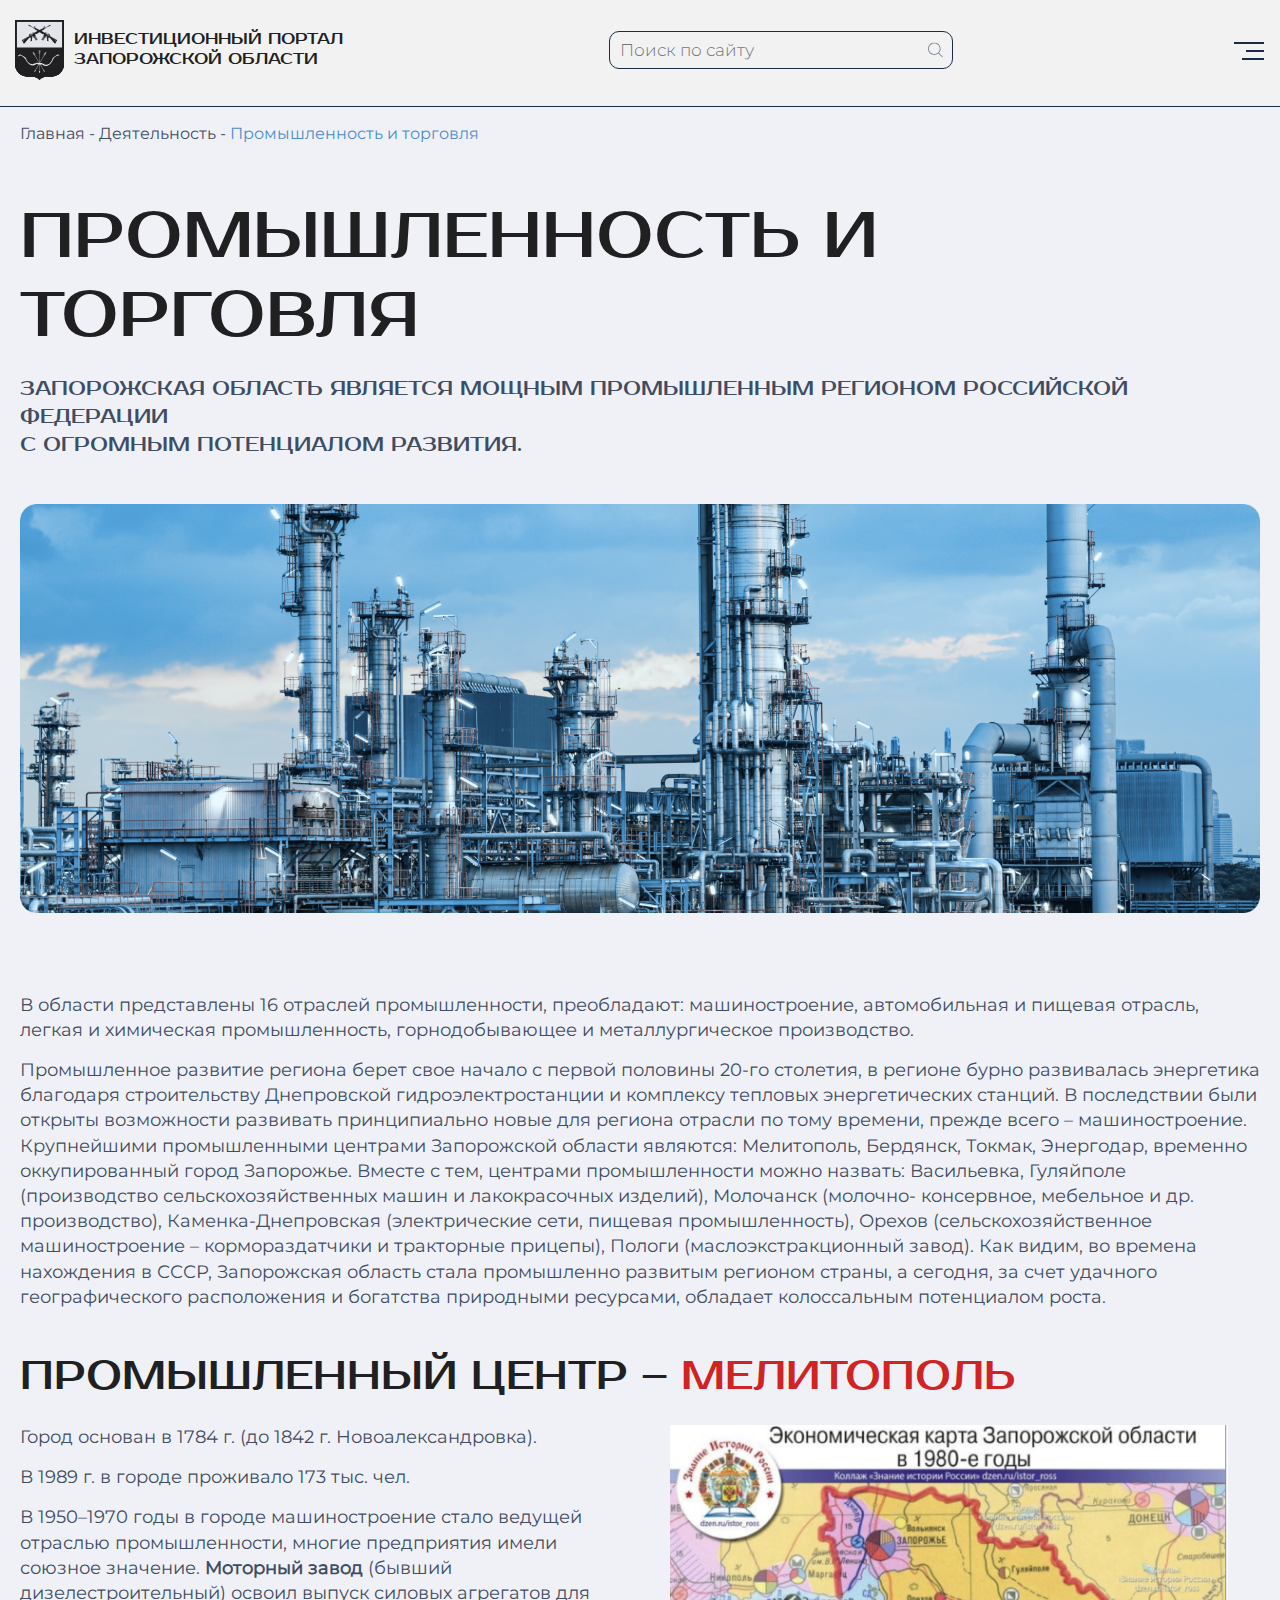
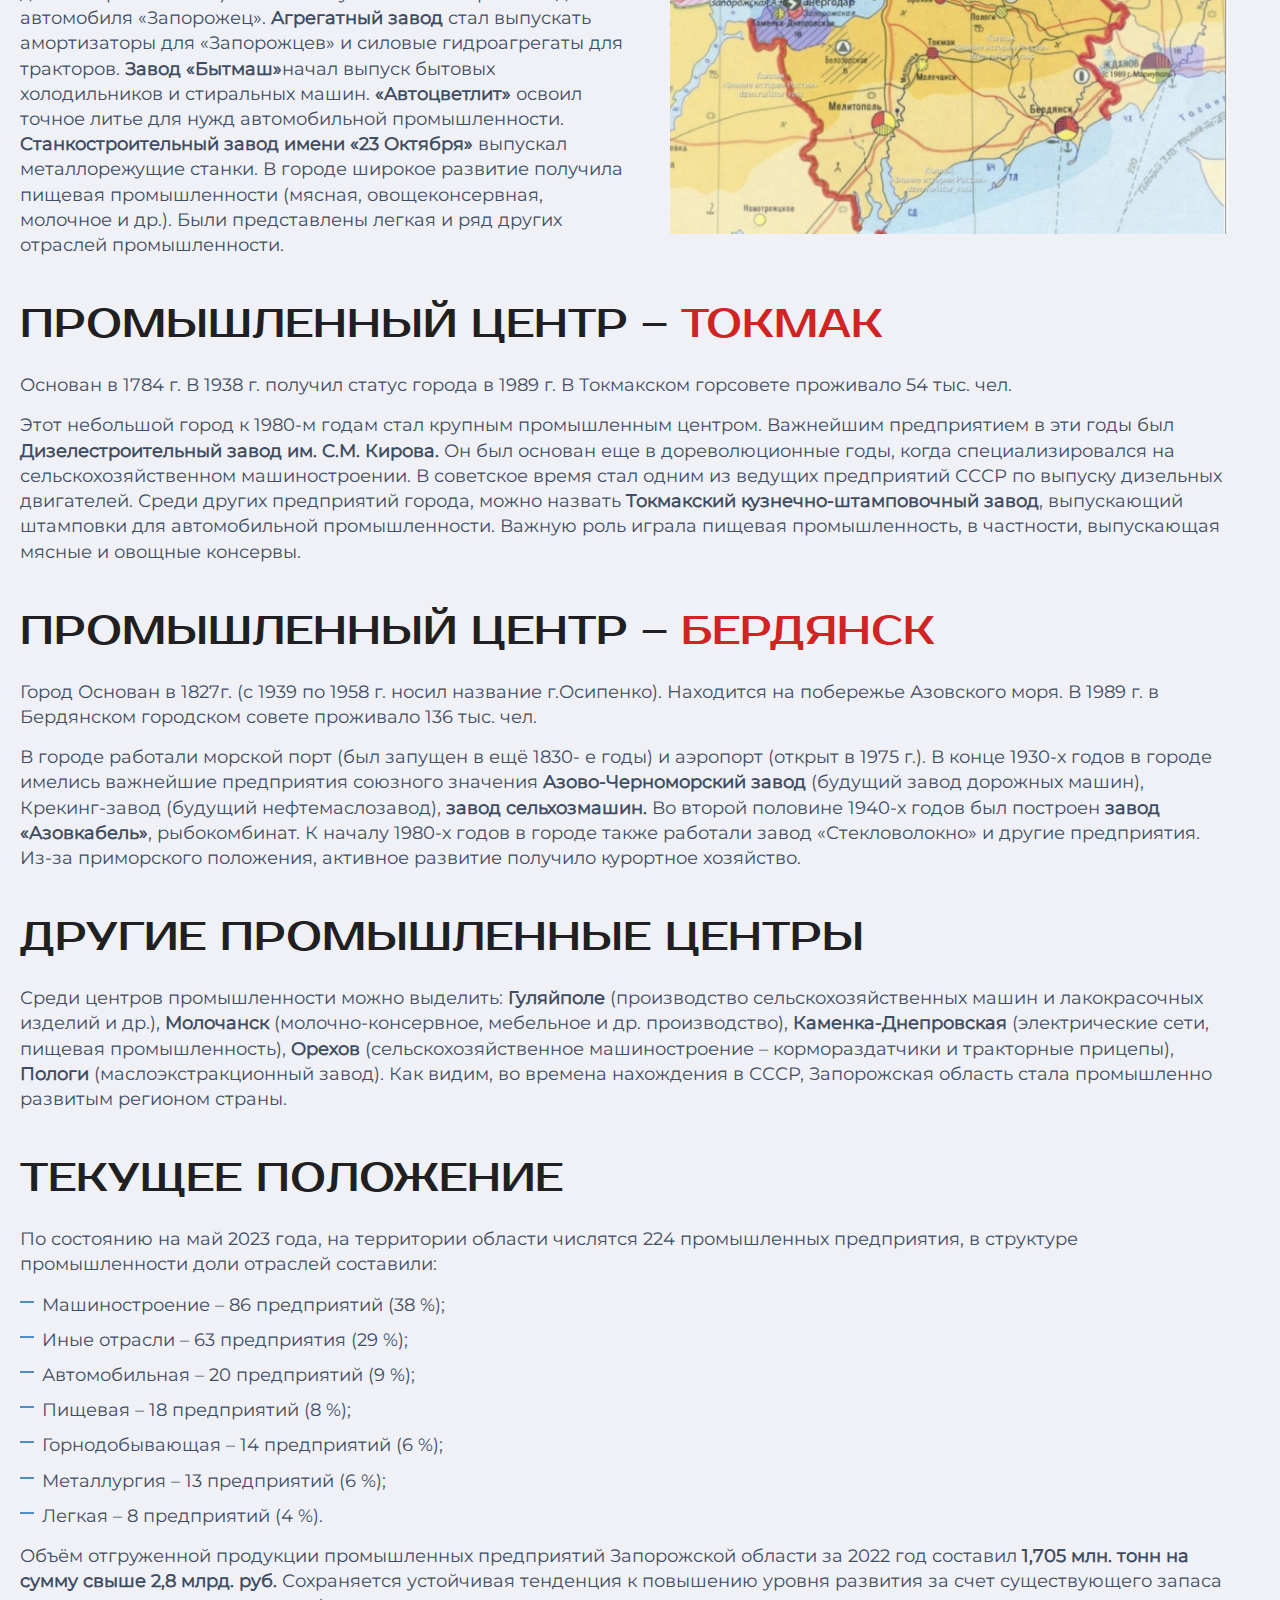
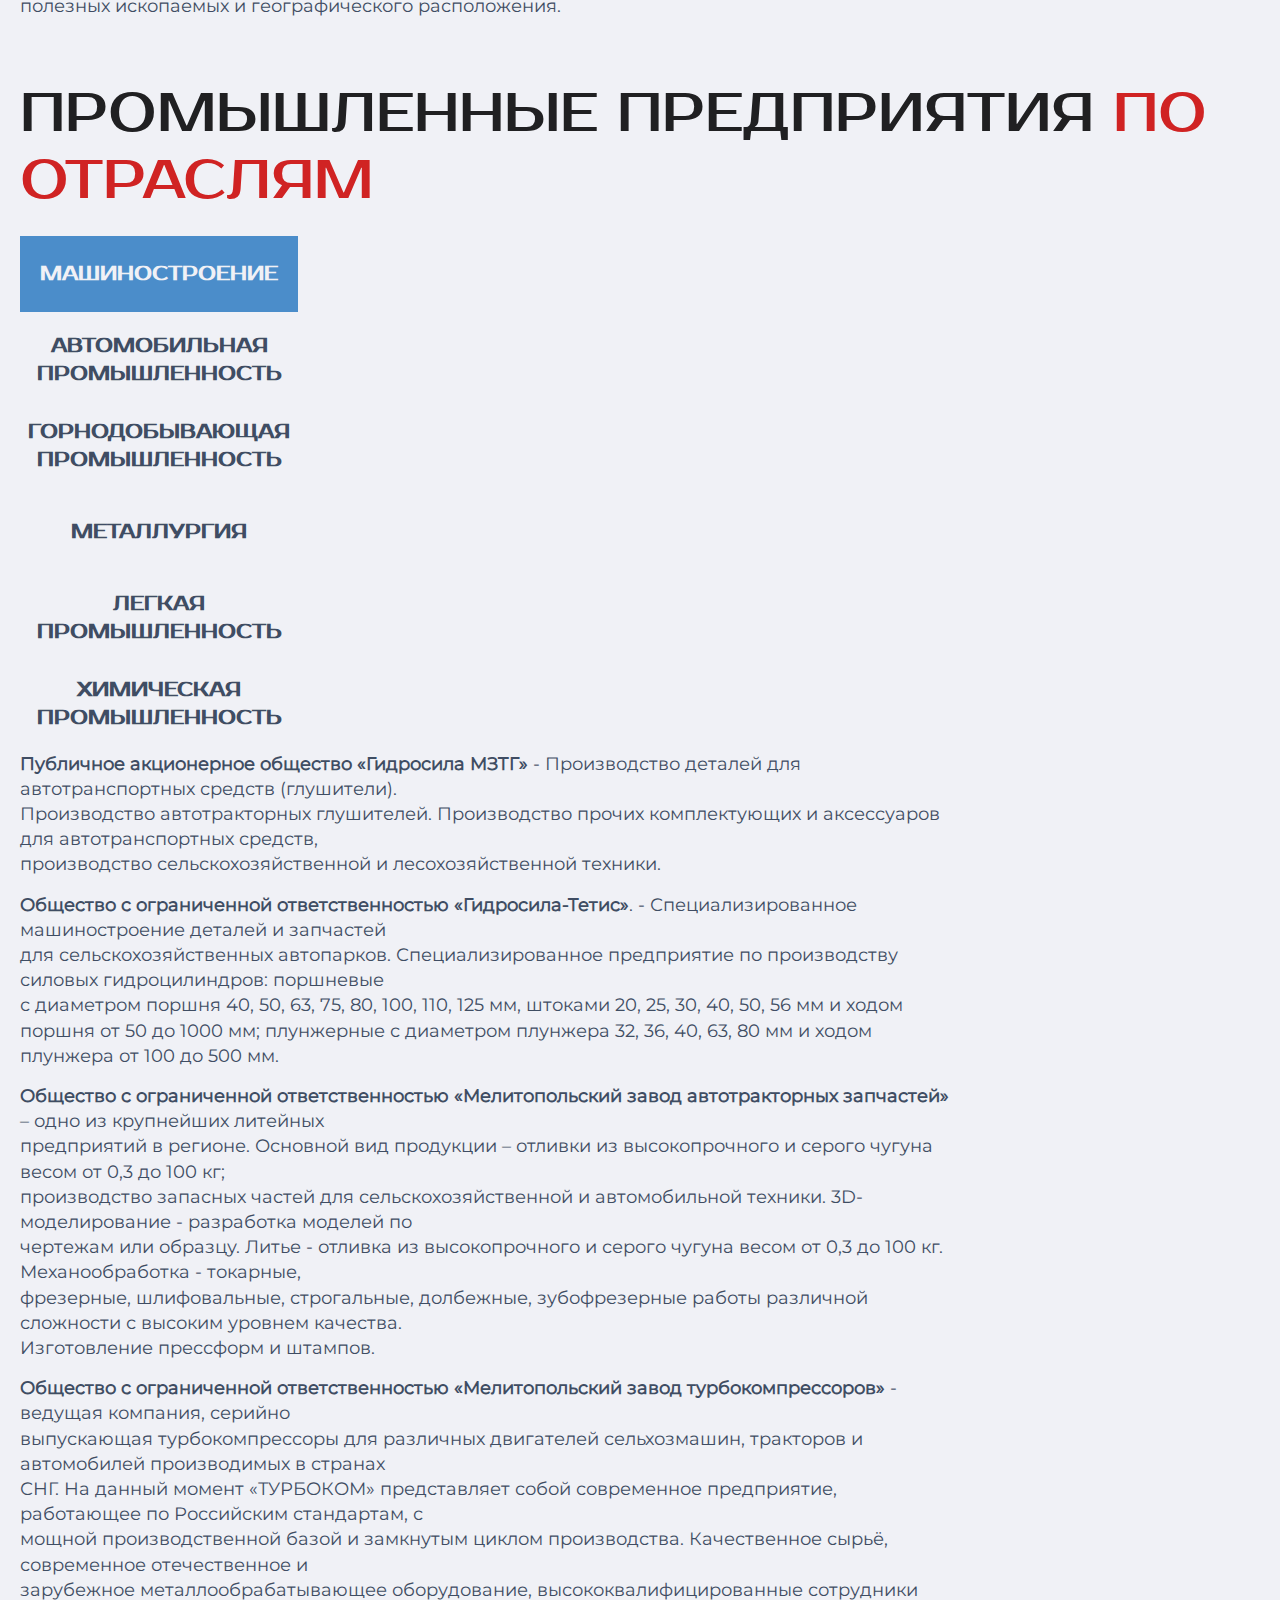
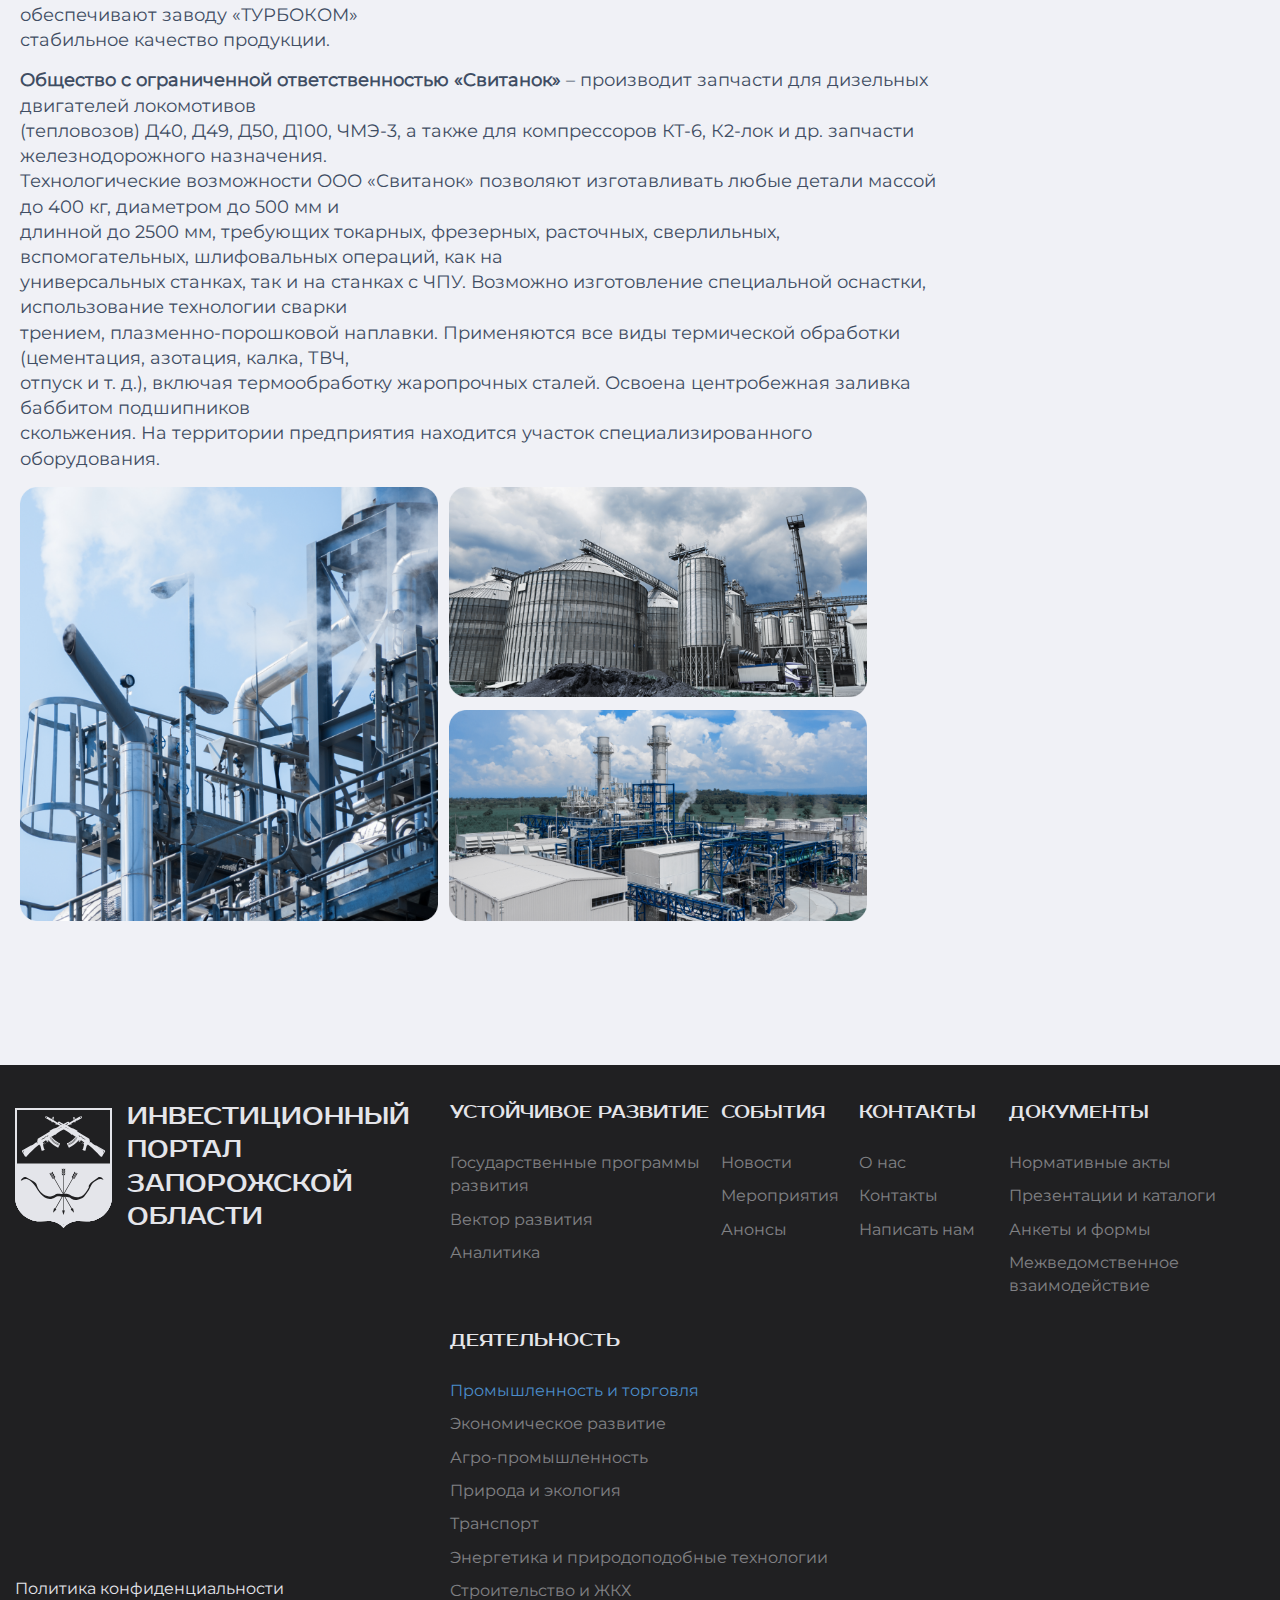
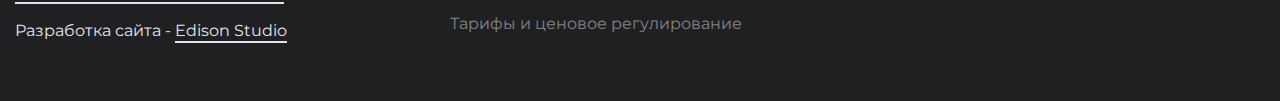
<file: index.html>
<!DOCTYPE html>
<html lang="ru">

<head>
  <meta charset="utf-8">
  <meta http-equiv="X-UA-Compatible" content="IE=edge">
  <meta name="viewport" content="width=device-width, initial-scale=1">
  <!-- The above 3 meta tags *must* come first in the head; any other head content must come *after* these tags -->
  <title>Главная</title>
  <!-- CSS -->
  <link href="css/main.css" rel="stylesheet">
  <link href="css/media.css" rel="stylesheet">

  <link href="slick/slick.css" rel="stylesheet">
  <link href="slick/slick-theme.css" rel="stylesheet">
  <!-- HTML5 shim and Respond.js for IE8 support of HTML5 elements and media queries -->
  <!-- WARNING: Respond.js doesn't work if you view the page via file:// -->
  <!--[if lt IE 9]>
      <script src="https://oss.maxcdn.com/html5shiv/3.7.2/html5shiv.min.js"></script>
      <script src="https://oss.maxcdn.com/respond/1.4.2/respond.min.js"></script>
    <![endif]-->
</head>

<body>
  <nav class="mt-mobile nav-open">
    <div class="mt-menu__block">
      <div class="mt-munu-mb">
        <div class="header-navigation-wr">
          <div class="header-navigation">
            <div class="menu-block">
              <div class="menu-block__items">
                <div class="menu-block__item">
                  <div class="menu-block__item__links">
                    <div class="menu-block__item__left-links">
                      <a href="#" class="menu-block__item__title-link">ИНВЕСТОРУ</a>

                      <a href="#" class="menu-block__item__link">Региональный инвестиционный стандарт</a>
                    </div>
                    <div class="menu-block__item__right-links">
                      <a href="#" class="menu-block__item__link">Свободная экономическая зона</a>
                    </div>
                  </div>
                </div>
                <div class="menu-block__item">
                  <div class="menu-block__item__links">
                    <div class="menu-block__item__left-links">
                      <a href="#" class="menu-block__item__title-link">Деятельность</a>

                      <a href="#" class="menu-block__item__link">Промышленность и торговля</a>
                      <a href="#" class="menu-block__item__link">Агро-промышленность</a>
                      <a href="#" class="menu-block__item__link">Экономическое развитие</a>
                      <a href="#" class="menu-block__item__link">Природа и экология</a>
                      <a href="#" class="menu-block__item__link">Энергетика и природоподобные технологии</a>
                      <a href="#" class="menu-block__item__link">Тарифы и ценовое регулирование</a>
                    </div>
                    <div class="menu-block__item__right-links">
                      <a href="#" class="menu-block__item__link">Экономическое развитие</a>
                      <a href="#" class="menu-block__item__link">Промышленность и торговля</a>
                      <a href="#" class="menu-block__item__link">Агро-промышленность</a>
                      <a href="#" class="menu-block__item__link">Транспорт</a>
                      <a href="#" class="menu-block__item__link">Строительство и ЖКХ</a>
                    </div>
                  </div>
                </div>
                <div class="menu-block__item">
                  <div class="menu-block__item__links">
                    <div class="menu-block__item__left-links">
                      <a href="#" class="menu-block__item__title-link">Устойчивое развитие ЗАПОРОЖСКОЙ ОБЛАСТИ</a>

                      <a href="#" class="menu-block__item__link">Государственные программы развития</a>
                      <a href="#" class="menu-block__item__link">Вектор развития</a>
                      <a href="#" class="menu-block__item__link">Аналитика</a>
                    </div>
                    <div class="menu-block__item__right-links">
                      <a href="#" class="menu-block__item__title-link paddTop-item">Документы</a>

                      <a href="#" class="menu-block__item__link">Нормативные акты</a>
                      <a href="#" class="menu-block__item__link">Презентации и каталоги</a>
                      <a href="#" class="menu-block__item__link">Анкеты и формы</a>
                      <a href="#" class="menu-block__item__link">Межведомственное взаимодействие</a>
                    </div>
                  </div>
                  <div class="menu-block__item__links last__item">
                    <div class="menu-block__item__left-links">
                      <a href="#" class="menu-block__item__title-link">Контакты</a>

                      <a href="#" class="menu-block__item__link">О нас</a>
                      <a href="#" class="menu-block__item__link">Контакты</a>
                      <a href="#" class="menu-block__item__link">Написать нам</a>
                    </div>
                    <div class="menu-block__item__right-links">
                      <a href="#" class="menu-block__item__title-link paddTop-item">События</a>

                      <a href="#" class="menu-block__item__link">Новости</a>
                      <a href="#" class="menu-block__item__link">Мероприятия</a>
                      <a href="#" class="menu-block__item__link">Анонсы</a>
                    </div>
                  </div>
                </div>
              </div>
            </div>
          </div>
        </div>
      </div>
    </div>
  </nav>


  <section class="content-background">
    <header>
      <div class="container top-menu">
        <div class="logo-bl">
          <div class="logo-img"><img src="images/logo.svg"></div>
          <div class="ligo-text">Инвестиционный портал<br> Запорожской области</div>
        </div>
        <div class="header-menu">
          <form>
            <div class="header-menu__seach-block">
              <input type="text" name="HeaderSeach" class="header-search__inp" placeholder="Поиск по сайту">
              <svg class="header-menu__search-svg" width="15" height="16" viewBox="0 0 15 16" fill="none"
                xmlns="http://www.w3.org/2000/svg">
                <g id="search-interface-symbol 1" clip-path="url(#clip0_203_3)">
                  <g id="Group">
                    <g id="_x34__4_">
                      <g id="Group_2">
                        <path id="Vector"
                          d="M14.858 14.6839L10.9853 10.8731C11.9994 9.77122 12.6226 8.31401 12.6226 6.71051C12.6221 3.28032 9.79673 0.5 6.31122 0.5C2.82571 0.5 0.000366211 3.28032 0.000366211 6.71051C0.000366211 10.1407 2.82571 12.921 6.31122 12.921C7.8172 12.921 9.19845 12.4001 10.2834 11.5341L14.1712 15.36C14.3606 15.5466 14.6682 15.5466 14.8576 15.36C15.0475 15.1734 15.0475 14.8705 14.858 14.6839ZM6.31122 11.9655C3.3621 11.9655 0.97138 9.61277 0.97138 6.71051C0.97138 3.80825 3.3621 1.45552 6.31122 1.45552C9.26036 1.45552 11.6511 3.80825 11.6511 6.71051C11.6511 9.61277 9.26036 11.9655 6.31122 11.9655Z"
                          fill="#E4E5EA" />
                      </g>
                    </g>
                  </g>
                </g>
                <defs>
                  <clipPath id="clip0_203_3">
                    <rect width="15" height="15" fill="white" transform="translate(0 0.5)" />
                  </clipPath>
                </defs>
              </svg>
            </div>
          </form>
        </div>
        <div class="header-menu-OpenBtn black-btn">
          <svg class="header-menu-OpenBtn-svg" width="15" height="16" viewBox="0 0 15 16" fill="none"
            xmlns="http://www.w3.org/2000/svg">
            <g id="search-interface-symbol 1" opacity="0.5" clip-path="url(#clip0_203_3)">
              <g id="Group">
                <g id="_x34__4_">
                  <g id="Group_2">
                    <path id="Vector"
                      d="M14.858 14.6839L10.9853 10.8731C11.9994 9.77122 12.6226 8.31401 12.6226 6.71051C12.6221 3.28032 9.79673 0.5 6.31122 0.5C2.82571 0.5 0.000366211 3.28032 0.000366211 6.71051C0.000366211 10.1407 2.82571 12.921 6.31122 12.921C7.8172 12.921 9.19845 12.4001 10.2834 11.5341L14.1712 15.36C14.3606 15.5466 14.6682 15.5466 14.8576 15.36C15.0475 15.1734 15.0475 14.8705 14.858 14.6839ZM6.31122 11.9655C3.3621 11.9655 0.97138 9.61277 0.97138 6.71051C0.97138 3.80825 3.3621 1.45552 6.31122 1.45552C9.26036 1.45552 11.6511 3.80825 11.6511 6.71051C11.6511 9.61277 9.26036 11.9655 6.31122 11.9655Z"
                      fill="#E4E5EA" />
                  </g>
                </g>
              </g>
            </g>
            <defs>
              <clipPath id="clip0_203_3">
                <rect width="15" height="15" fill="white" transform="translate(0 0.5)" />
              </clipPath>
            </defs>
          </svg>
        </div>
        <div class="menu-wrpap">
          <div class="burger">
            <i>
              <img src="images/burgerMenuOpenBlack.png">
            </i>
            <i>
              <img src="images/burgerMenuClose.png">
            </i>
          </div>
        </div>
      </div>
    </header>

    <div class="container">
      <div class="crambs-bl">Главная - Деятельность - <a class="active" href="">Промышленность и торговля</a></div>
    </div>


    <section class="baner-wrap">
      <div class="container">
        <div class="tit-baner">Промышленность и торговля</div>
        <div class="text-baner">Запорожская область является мощным промышленным регионом Российской Федерации <br>
          с огромным потенциалом развития.</div>
        <div class="baner-img"><img src="images/main.png"></div>
      </div>
    </section>

    <section class="text-bl">
      <div class="textr-bl-is">
        <p>В области представлены 16 отраслей промышленности, преобладают: машиностроение, автомобильная и пищевая
          отрасль, легкая и химическая промышленность, горнодобывающее и металлургическое производство.</p>
        <p>Промышленное развитие региона берет свое начало с первой половины 20-го столетия, в регионе бурно развивалась
          энергетика благодаря строительству Днепровской гидроэлектростанции и комплексу тепловых энергетических
          станций. В последствии были открыты возможности развивать принципиально новые для региона отрасли по тому
          времени, прежде всего – машиностроение. Крупнейшими промышленными центрами Запорожской области являются:
          Мелитополь, Бердянск, Токмак, Энергодар, временно оккупированный город Запорожье. Вместе с тем, центрами
          промышленности можно назвать: Васильевка, Гуляйполе (производство сельскохозяйственных машин и лакокрасочных
          изделий), Молочанск (молочно- консервное, мебельное и др. производство), Каменка-Днепровская (электрические
          сети, пищевая промышленность), Орехов (сельскохозяйственное машиностроение – кормораздатчики и тракторные
          прицепы), Пологи (маслоэкстракционный завод). Как видим, во времена нахождения в СССР, Запорожская область
          стала промышленно развитым регионом страны, а сегодня, за счет удачного географического расположения и
          богатства природными ресурсами, обладает колоссальным потенциалом роста.</p>
      </div>

      <div class="tit-text">Промышленный центр – <span>Мелитополь</span></div>
      <div class="city-wrap">
        <div class="city-text">
          <p>Город основан в 1784 г. (до 1842 г. Новоалександровка). </p>
          <p>В 1989 г. в городе проживало 173 тыс. чел. </p>
          <p>В 1950–1970 годы в городе машиностроение стало ведущей отраслью промышленности, многие предприятия имели
            <br> союзное значение. <span>Моторный завод</span> (бывший <br> дизелестроительный) освоил выпуск силовых
            агрегатов для автомобиля «Запорожец». <span>Агрегатный завод</span> стал выпускать амортизаторы для
            «Запорожцев» и силовые гидроагрегаты для <br> тракторов. <span>Завод «Бытмаш»</span>начал выпуск бытовых
            <br> холодильников и стиральных машин. <span>«Автоцветлит»</span> освоил <br> точное литье для нужд
            автомобильной промышленности. <span>Станкостроительный завод имени «23 Октября»</span> выпускал
            металлорежущие станки. В городе широкое развитие получила пищевая промышленности (мясная, овощеконсервная,
            <br> молочное и др.). Были представлены легкая и ряд других отраслей промышленности.</p>
        </div>
        <div class="city-img"><img src="images/map.png"></div>
      </div>

      <div class="tit-text">Промышленный центр –<span> Токмак</span></div>

      <div class="city-text is">
        <p>Основан в 1784 г. В 1938 г. получил статус города в 1989 г. В Токмакском горсовете проживало 54 тыс. чел.</p>
        <p>Этот небольшой город к 1980-м годам стал крупным промышленным центром. Важнейшим предприятием в эти годы был
          <span>Дизелестроительный завод им. С.М. Кирова.</span> Он был основан еще в дореволюционные годы, когда
          специализировался на сельскохозяйственном машиностроении. В советское время стал одним из ведущих предприятий
          СССР по выпуску дизельных двигателей. Среди других предприятий города, можно назвать <span>Токмакский
            кузнечно-штамповочный завод</span>, выпускающий штамповки для автомобильной промышленности. Важную роль
          играла пищевая промышленность, в частности, выпускающая мясные и овощные консервы.</p>
      </div>

      <div class="tit-text">Промышленный центр – <span>Бердянск</span></div>

      <div class="city-text is city-text--wide">
        <p>Город Основан в 1827г. (с 1939 по 1958 г. носил название г.Осипенко). Находится на побережье Азовского моря.
          В 1989 г. в Бердянском городском совете проживало 136 тыс. чел.</p>
        <p>В городе работали морской порт (был запущен в ещё 1830- е годы) и аэропорт (открыт в 1975 г.). В конце 1930-х
          годов в городе имелись важнейшие предприятия союзного значения <span>Азово-Черноморский завод</span> (будущий
          завод дорожных машин), Крекинг-завод (будущий нефтемаслозавод), <span>завод сельхозмашин.</span> Во второй
          половине 1940-х годов был построен <span>завод «Азовкабель»</span>, рыбокомбинат. К началу 1980-х годов в
          городе также работали завод «Стекловолокно» и другие предприятия. Из-за приморского положения, активное
          развитие получило курортное хозяйство.</p>
      </div>

      <div class="tit-text">Другие промышленные центры</div>

      <div class="city-text is city-text--wide">
        <p>Среди центров промышленности можно выделить: <span>Гуляйполе</span> (производство сельскохозяйственных машин
          и лакокрасочных изделий и др.), <span>Молочанск</span> (молочно-консервное, мебельное и др. производство),
          <span>Каменка-Днепровская</span> (электрические сети, пищевая промышленность), <span>Орехов</span>
          (сельскохозяйственное машиностроение – кормораздатчики и тракторные прицепы), <span>Пологи</span>
          (маслоэкстракционный завод). Как видим, во времена нахождения в СССР, Запорожская область стала промышленно
          развитым регионом страны.</p>
      </div>

      <div class="tit-text">Текущее положение</div>

      <div class="city-text is">
        <p>По состоянию на май 2023 года, на территории области числятся 224 промышленных предприятия, в структуре
          промышленности доли отраслей составили:</p>

        <ul>
          <li>Машиностроение – <span>86 предприятий (38 %);</span></li>
          <li>Иные отрасли – <span>63 предприятия (29 %);</span></li>
          <li>Автомобильная – <span>20 предприятий (9 %);</span></li>
          <li>Пищевая – <span>18 предприятий (8 %);</span></li>
          <li>Горнодобывающая – <span>14 предприятий (6 %);</span></li>
          <li>Металлургия – <span>13 предприятий (6 %);</span></li>
          <li>Легкая – 8 предприятий (4 %).</li>
        </ul>

        <p>Объём отгруженной продукции промышленных предприятий Запорожской области за 2022 год составил <span>1,705
            млн. тонн на сумму свыше 2,8 млрд. руб.</span> Сохраняется устойчивая тенденция к повышению уровня развития
          за счет существующего запаса полезных ископаемых и географического расположения.</p>
      </div>



    </section>

    <section class="indast-wrap">

      <div class="container">
        <div class="tit-text tit-text--bottom">ПРОМЫШЛЕННЫЕ ПРЕДПРИЯТИЯ <span> по ОТРАСЛям</span></div>
        <div class="formtab-block">
          <div class="tabs-wrap">
            <ul class="tabs">
              <li class="tab-link current" data-tab="tab-1">Машиностроение</li>
              <li class="tab-link" data-tab="tab-2">Автомобильная<br> промышленность</li>
              <li class="tab-link" data-tab="tab-3">Горнодобывающая<br> промышленность</li>
              <li class="tab-link" data-tab="tab-4">Металлургия</li>
              <li class="tab-link" data-tab="tab-5">Легкая<br> промышленность</li>
              <li class="tab-link" data-tab="tab-6">Химическая<br> промышленность</li>

            </ul>
          </div>

          <div id="tab-1" class="tab-content current">
            <p><span>Публичное акционерное общество «Гидросила МЗТГ»</span> - Производство деталей для автотранспортных
              средств (глушители). <br> Производство автотракторных глушителей. Производство прочих комплектующих и
              аксессуаров для автотранспортных средств, <br> производство сельскохозяйственной и лесохозяйственной
              техники.</p>
            <p><span>Общество с ограниченной ответственностью «Гидросила-Тетис»</span>. - Специализированное
              машиностроение деталей и запчастей <br> для сельскохозяйственных автопарков. Специализированное
              предприятие по производству силовых гидроцилиндров: поршневые <br> с диаметром поршня 40, 50, 63, 75, 80,
              100, 110, 125 мм, штоками 20, 25, 30, 40, 50, 56 мм и ходом <br> поршня от 50
              до 1000 мм; плунжерные с диаметром плунжера 32, 36, 40, 63, 80 мм и ходом <br>
              плунжера от 100 до 500 мм.</p>
            <p><span>Общество с ограниченной ответственностью «Мелитопольский завод автотракторных запчастей»</span> –
              одно из крупнейших литейных <br> предприятий в регионе. Основной вид продукции – отливки из высокопрочного
              и серого чугуна весом от 0,3 до 100 кг; <br> производство запасных частей для сельскохозяйственной и
              автомобильной техники. 3D-моделирование - разработка моделей по <br> чертежам или образцу. Литье - отливка
              из высокопрочного и серого чугуна весом от 0,3 до 100 кг. Механообработка - токарные, <br> фрезерные,
              шлифовальные, строгальные, долбежные, зубофрезерные работы различной сложности с высоким уровнем качества.
              <br> Изготовление прессформ и штампов.</p>
            <p><span>Общество с ограниченной ответственностью «Мелитопольский завод турбокомпрессоров»</span> - ведущая
              компания, серийно <br> выпускающая турбокомпрессоры для различных двигателей сельхозмашин, тракторов и
              автомобилей производимых в странах <br> СНГ. На данный момент «ТУРБОКОМ» представляет собой современное
              предприятие, работающее по Российским стандартам, с <br> мощной производственной базой и замкнутым циклом
              производства. Качественное сырьё, современное отечественное и <br> зарубежное металлообрабатывающее
              оборудование, высококвалифицированные сотрудники обеспечивают заводу «ТУРБОКОМ» <br> стабильное качество
              продукции.</p>
            <p><span>Общество с ограниченной ответственностью «Свитанок»</span> – производит запчасти для дизельных
              двигателей локомотивов <br> (тепловозов) Д40, Д49, Д50, Д100, ЧМЭ-3, а также для компрессоров КТ-6, К2-лок
              и др. запчасти железнодорожного назначения. <br> Технологические возможности ООО «Свитанок» позволяют
              изготавливать любые детали массой до 400 кг, диаметром до 500 мм и <br> длинной до 2500 мм, требующих
              токарных, фрезерных, расточных, сверлильных, вспомогательных, шлифовальных операций, как на <br>
              универсальных станках, так и на станках с ЧПУ. Возможно изготовление специальной оснастки, использование
              технологии сварки <br> трением, плазменно-порошковой наплавки. Применяются все виды термической обработки
              (цементация, азотация, калка, ТВЧ, <br> отпуск и т. д.), включая термообработку жаропрочных сталей.
              Освоена центробежная заливка баббитом подшипников <br> скольжения. На территории предприятия находится
              участок специализированного оборудования.</p>
            <div class="galer-tab">
              <div class="galer-img is"><img src="images/sphere-1.png"></div>
              <div class="galer-img"><img src="images/sphere-2.png"><img src="images/sphere-3.png"></div>

            </div>
          </div>
          <div id="tab-2" class="tab-content">
            <p><span>Общество с ограниченной ответственностью МЗАТГ «ЮТАС»</span> - является предприятием, занимающим
              лидирующие позиции по производству глушителей и выхлопных систем для легковых автомобилей и
              сельскохозяйственной техники различных марок. МЗАТГ «ЮТАС» начало свою деятельность в 2000 году.
              Предприятие, динамично развивается, постоянно внедряет новые технологиив систему производства глушителей и
              выхлопных систем. Более 350 видов продукции: глушители, трубы выхлопных систем, выпускные и приёмные трубы
              и т.д. Специалисты имеют большой опыт работы, покупателю представлена продукция, как из стандартного
              черного метала, так и более качественного алюминизированного металла ALCOT (алюмокремний).</p>
            <p><span>Общество с ограниченной ответственностью «Мелитопольский автогидроагрегат»</span> - Крупнейший в
              странах СНГ производитель гидравлических распределителей и гидроцилиндров для гидросистем тракторов,
              сельскохозяйственных и других мобильных машин. C 2004-го года на предприятии "МЗТГ" функционирует система
              управления качеством, сертифицированная по международному стандарту серии ISO 9001:2000. Внедряется
              система управления производственным процессом Kaizen. Основные виды производства: заготовительное
              производство, мехобработка, термообработка и гальваника, сборочное производство, инструментальное (для
              производства специальных инструментов и оснастки), экспериментальное производство.</p>
            <div class="galer-tab">
              <div class="galer-img-is"><img src="images/sphere-4.png"></div>
              <div class="galer-img-is"><img src="images/sphere-5.png"></div>
            </div>
          </div>
          <div id="tab-3" class="tab-content">ASsSs</div>
          <div id="tab-4" class="tab-content">ASsSs</div>
          <div id="tab-5" class="tab-content">ASsSs</div>
          <div id="tab-6" class="tab-content">ASsSs</div>

        </div>












      </div>
    </section>

    <footer>

      <div class="container">
        <div class="foter-wrap">

          <div class="logo-in">
            <div class="logo-wrap">
              <div class="logo-fut">
                <div class="logo-fut-img"><img src="images/logo-fut.svg"></div>
                <div class="logo-fut-text">Инвестиционный<br> портал Запорожской<br> области</div>
              </div>
              <div class="polise-bl">
                <a class="pol-is" href="">Политика конфиденциальности</a>
                <div class="web-is">Разработка сайта - <a href="">Edison Studio</a></div>
              </div>
            </div>
          </div>
          <div class="menu-in">
            <div class="menu-is-fot">
              <div class="meny-tit">Устойчивое развитие </div>
              <ul class="meny-fot">
                <li><a href="">Государственные программы развития</a></li>
                <li><a href="">Вектор развития</a></li>
                <li><a href="">Аналитика</a></li>
              </ul>
            </div>
            <div class="menu-is-fot">
              <div class="meny-tit">События</div>
              <ul class="meny-fot">
                <li><a href="">Новости</a></li>
                <li><a href="">Мероприятия</a></li>
                <li><a href="">Анонсы</a></li>
              </ul>
            </div>
            <div class="menu-is-fot">
              <div class="meny-tit">Контакты</div>
              <ul class="meny-fot">
                <li><a href="">О нас</a></li>
                <li><a href="">Контакты</a></li>
                <li><a href="">Написать нам</a></li>
              </ul>
            </div>
            <div class="menu-is-fot">
              <div class="meny-tit">Документы</div>
              <ul class="meny-fot">
                <li><a href="">Нормативные акты</a></li>
                <li><a href="">Презентации и каталоги</a></li>
                <li><a href="">Анкеты и формы</a></li>
                <li><a href="">Межведомственное взаимодействие</a></li>
              </ul>
            </div>

            <div class="menu-is-fot">
              <div class="meny-tit">Деятельность</div>
              <ul class="meny-fot">
                <li><a class="meny-fot-link--active" href="">Промышленность и торговля</a></li>
                <li><a href="">Экономическое развитие</a></li>
                <li><a href="">Агро-промышленность</a></li>
                <li><a href="">Природа и экология</a></li>
                <li><a href="">Транспорт</a></li>
                <li><a href="">Энергетика и природоподобные технологии</a></li>
                <li><a href="">Строительство и ЖКХ</a></li>
                <li><a href="">Тарифы и ценовое регулирование</a></li>
              </ul>
            </div>
          </div>


        </div>
      </div>

    </footer>

  </section>

  <!-- jQuery (necessary for Bootstrap's JavaScript plugins) -->
  <script src="https://ajax.googleapis.com/ajax/libs/jquery/1.11.3/jquery.min.js"></script>
  <!-- Include all compiled plugins (below), or include individual files as needed -->
  <script src="slick/slick.min.js"></script>
  <script src="js/main.js"></script>
</body>

</html>
</file>
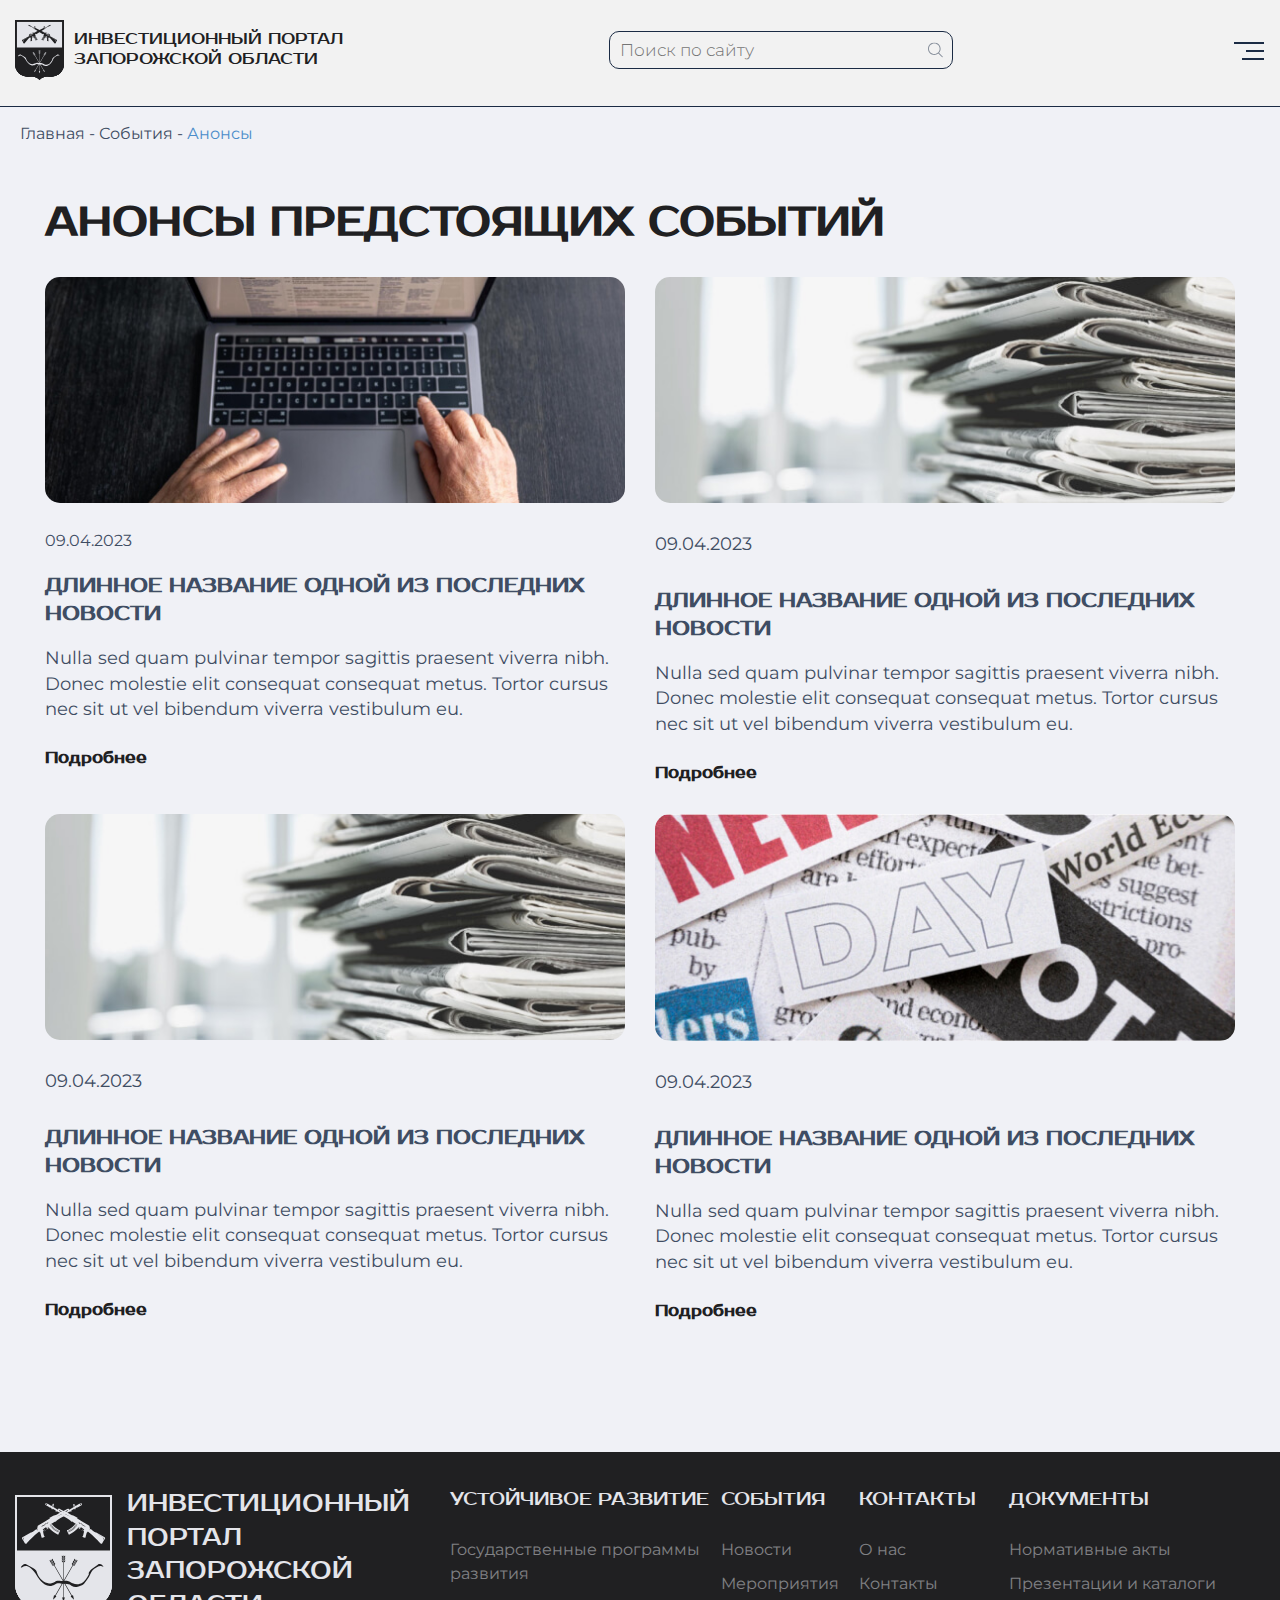
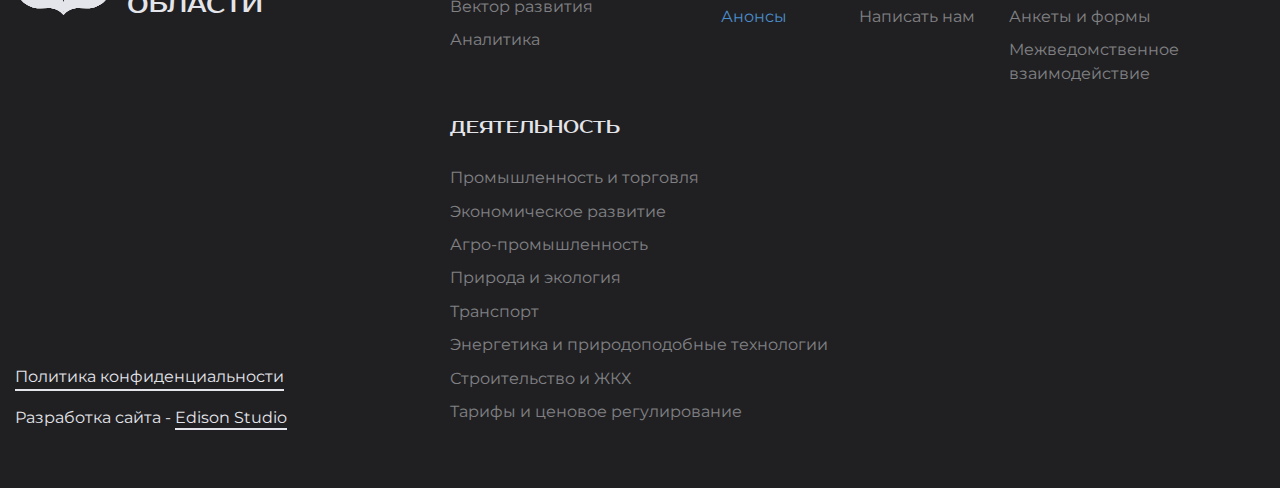
<file: announcements.html>
<!DOCTYPE html>
<html lang="ru">

<head>
    <meta charset="UTF-8">
    <meta name="viewport" content="width=device-width, initial-scale=1.0">
    <title>Анонсы</title>

    <link href="css/main.css" rel="stylesheet">
    <link href="css/media.css" rel="stylesheet">

</head>

<body>
    <nav class="mt-mobile nav-open">
        <div class="mt-menu__block">
            <div class="mt-munu-mb">
                <div class="header-navigation-wr">
                    <div class="header-navigation">
                        <div class="menu-block">
                            <div class="menu-block__items">
                                <div class="menu-block__item">
                                    <div class="menu-block__item__links">
                                        <div class="menu-block__item__left-links">
                                            <a href="#" class="menu-block__item__title-link">ИНВЕСТОРУ</a>

                                            <a href="#" class="menu-block__item__link">Региональный инвестиционный
                                                стандарт</a>
                                        </div>
                                        <div class="menu-block__item__right-links">
                                            <a href="#" class="menu-block__item__link">Свободная экономическая зона</a>
                                        </div>
                                    </div>
                                </div>
                                <div class="menu-block__item">
                                    <div class="menu-block__item__links">
                                        <div class="menu-block__item__left-links">
                                            <a href="#" class="menu-block__item__title-link">Деятельность</a>

                                            <a href="#" class="menu-block__item__link">Промышленность и торговля</a>
                                            <a href="#" class="menu-block__item__link">Агро-промышленность</a>
                                            <a href="#" class="menu-block__item__link">Экономическое развитие</a>
                                            <a href="#" class="menu-block__item__link">Природа и экология</a>
                                            <a href="#" class="menu-block__item__link">Энергетика и природоподобные
                                                технологии</a>
                                            <a href="#" class="menu-block__item__link">Тарифы и ценовое
                                                регулирование</a>
                                        </div>
                                        <div class="menu-block__item__right-links">
                                            <a href="#" class="menu-block__item__link">Экономическое развитие</a>
                                            <a href="#" class="menu-block__item__link">Промышленность и торговля</a>
                                            <a href="#" class="menu-block__item__link">Агро-промышленность</a>
                                            <a href="#" class="menu-block__item__link">Транспорт</a>
                                            <a href="#" class="menu-block__item__link">Строительство и ЖКХ</a>
                                        </div>
                                    </div>
                                </div>
                                <div class="menu-block__item">
                                    <div class="menu-block__item__links">
                                        <div class="menu-block__item__left-links">
                                            <a href="#" class="menu-block__item__title-link">Устойчивое развитие
                                                ЗАПОРОЖСКОЙ ОБЛАСТИ</a>

                                            <a href="#" class="menu-block__item__link">Государственные программы
                                                развития</a>
                                            <a href="#" class="menu-block__item__link">Вектор развития</a>
                                            <a href="#" class="menu-block__item__link">Аналитика</a>
                                        </div>
                                        <div class="menu-block__item__right-links">
                                            <a href="#" class="menu-block__item__title-link paddTop-item">Документы</a>

                                            <a href="#" class="menu-block__item__link">Нормативные акты</a>
                                            <a href="#" class="menu-block__item__link">Презентации и каталоги</a>
                                            <a href="#" class="menu-block__item__link">Анкеты и формы</a>
                                            <a href="#" class="menu-block__item__link">Межведомственное
                                                взаимодействие</a>
                                        </div>
                                    </div>
                                    <div class="menu-block__item__links last__item">
                                        <div class="menu-block__item__left-links">
                                            <a href="#" class="menu-block__item__title-link">Контакты</a>

                                            <a href="#" class="menu-block__item__link">О нас</a>
                                            <a href="#" class="menu-block__item__link">Контакты</a>
                                            <a href="#" class="menu-block__item__link">Написать нам</a>
                                        </div>
                                        <div class="menu-block__item__right-links">
                                            <a href="#" class="menu-block__item__title-link paddTop-item">События</a>

                                            <a href="#" class="menu-block__item__link">Новости</a>
                                            <a href="#" class="menu-block__item__link">Мероприятия</a>
                                            <a href="#" class="menu-block__item__link">Анонсы</a>
                                        </div>
                                    </div>
                                </div>
                            </div>
                        </div>
                    </div>
                </div>
            </div>
        </div>
    </nav>

    <section class="content-background">
        <header>
            <div class="container top-menu">
              <div class="logo-bl">
                <div class="logo-img"><img src="images/logo.svg"></div>
                <div class="ligo-text">Инвестиционный портал<br> Запорожской области</div>
              </div>
              <div class="header-menu">
                <form>
                    <div class="header-menu__seach-block">
                        <input type="text" name="HeaderSeach" class="header-search__inp" placeholder="Поиск по сайту">
                        <svg class="header-menu__search-svg" width="15" height="16" viewBox="0 0 15 16" fill="none" xmlns="http://www.w3.org/2000/svg">
                            <g id="search-interface-symbol 1" clip-path="url(#clip0_203_3)">
                            <g id="Group">
                            <g id="_x34__4_">
                            <g id="Group_2">
                            <path id="Vector" d="M14.858 14.6839L10.9853 10.8731C11.9994 9.77122 12.6226 8.31401 12.6226 6.71051C12.6221 3.28032 9.79673 0.5 6.31122 0.5C2.82571 0.5 0.000366211 3.28032 0.000366211 6.71051C0.000366211 10.1407 2.82571 12.921 6.31122 12.921C7.8172 12.921 9.19845 12.4001 10.2834 11.5341L14.1712 15.36C14.3606 15.5466 14.6682 15.5466 14.8576 15.36C15.0475 15.1734 15.0475 14.8705 14.858 14.6839ZM6.31122 11.9655C3.3621 11.9655 0.97138 9.61277 0.97138 6.71051C0.97138 3.80825 3.3621 1.45552 6.31122 1.45552C9.26036 1.45552 11.6511 3.80825 11.6511 6.71051C11.6511 9.61277 9.26036 11.9655 6.31122 11.9655Z" fill="#E4E5EA"/>
                            </g>
                            </g>
                            </g>
                            </g>
                            <defs>
                            <clipPath id="clip0_203_3">
                            <rect width="15" height="15" fill="white" transform="translate(0 0.5)"/>
                            </clipPath>
                            </defs>
                        </svg>
                    </div>
                </form>
              </div>
              <div class="header-menu-OpenBtn black-btn">
                <svg class="header-menu-OpenBtn-svg" width="15" height="16" viewBox="0 0 15 16" fill="none" xmlns="http://www.w3.org/2000/svg">
                    <g id="search-interface-symbol 1" opacity="0.5" clip-path="url(#clip0_203_3)">
                    <g id="Group">
                    <g id="_x34__4_">
                    <g id="Group_2">
                    <path id="Vector" d="M14.858 14.6839L10.9853 10.8731C11.9994 9.77122 12.6226 8.31401 12.6226 6.71051C12.6221 3.28032 9.79673 0.5 6.31122 0.5C2.82571 0.5 0.000366211 3.28032 0.000366211 6.71051C0.000366211 10.1407 2.82571 12.921 6.31122 12.921C7.8172 12.921 9.19845 12.4001 10.2834 11.5341L14.1712 15.36C14.3606 15.5466 14.6682 15.5466 14.8576 15.36C15.0475 15.1734 15.0475 14.8705 14.858 14.6839ZM6.31122 11.9655C3.3621 11.9655 0.97138 9.61277 0.97138 6.71051C0.97138 3.80825 3.3621 1.45552 6.31122 1.45552C9.26036 1.45552 11.6511 3.80825 11.6511 6.71051C11.6511 9.61277 9.26036 11.9655 6.31122 11.9655Z" fill="#E4E5EA"/>
                    </g>
                    </g>
                    </g>
                    </g>
                    <defs>
                    <clipPath id="clip0_203_3">
                    <rect width="15" height="15" fill="white" transform="translate(0 0.5)"/>
                    </clipPath>
                    </defs>
                </svg>
              </div>
              <div class="menu-wrpap">
                <div class="burger">
                    <i>
                        <img src="images/burgerMenuOpenBlack.png">
                    </i>
                    <i>
                        <img src="images/burgerMenuClose.png">
                    </i>
                </div>
            </div>
        </div>
        </header>

        <div class="container">
            <div class="crambs-bl">Главная - События - <a class="active" href="#">Анонсы</a></div>
        </div>


        <section class="announcements">
            <div class="container-content">
                <h1 class="news-title">
                    Анонсы предстоящих событий
                </h1>
                <ul class="news-list">
                    <li class="news-list-item">
                        <img class="news-img" src="./images/news-1.jpg" alt="Анонс">
                        <p class="announcements-date">09.04.2023</p>
                        <h3 class="news-item-title">Длинное название одной из последних новости </h3>
                        <p class="news-item-info">Nulla sed quam pulvinar tempor sagittis praesent viverra nibh. Donec
                            molestie elit consequat consequat metus. Tortor cursus nec sit ut vel bibendum viverra
                            vestibulum eu. </p>
                        <a class="news-item-link" href="">Подробнее</a>
                    </li>
                    <li class="news-list-item">
                        <img class="news-img" src="./images/news-2.jpg" alt="Анонс">
                        <p class="news-date">09.04.2023</p>
                        <h3 class="news-item-title">Длинное название одной из последних новости </h3>
                        <p class="news-item-info">Nulla sed quam pulvinar tempor sagittis praesent viverra nibh. Donec
                            molestie elit consequat consequat metus. Tortor cursus nec sit ut vel bibendum viverra
                            vestibulum eu. </p>
                        <a class="news-item-link" href="">Подробнее</a>
                    </li>
                    <li class="news-list-item">
                        <img class="news-img" src="./images/news-2.jpg" alt="Анонс">
                        <p class="news-date">09.04.2023</p>
                        <h3 class="news-item-title">Длинное название одной из последних новости </h3>
                        <p class="news-item-info">Nulla sed quam pulvinar tempor sagittis praesent viverra nibh. Donec
                            molestie elit consequat consequat metus. Tortor cursus nec sit ut vel bibendum viverra
                            vestibulum eu. </p>
                        <a class="news-item-link" href="">Подробнее</a>
                    </li>
                    <li class="news-list-item">
                        <img class="news-img" src="./images/news-3.jpg" alt="Анонс">
                        <p class="news-date">09.04.2023</p>
                        <h3 class="news-item-title">Длинное название одной из последних новости </h3>
                        <p class="news-item-info">Nulla sed quam pulvinar tempor sagittis praesent viverra nibh. Donec
                            molestie elit consequat consequat metus. Tortor cursus nec sit ut vel bibendum viverra
                            vestibulum eu. </p>
                        <a class="news-item-link" href="">Подробнее</a>
                    </li>
                </ul>
            </div>
        </section>


        <footer>

            <div class="container">
                <div class="foter-wrap">

                    <div class="logo-in">
                        <div class="logo-wrap">
                            <div class="logo-fut">
                                <div class="logo-fut-img"><img src="images/logo-fut.svg"></div>
                                <div class="logo-fut-text">Инвестиционный<br> портал Запорожской<br> области</div>
                            </div>
                            <div class="polise-bl">
                                <a class="pol-is" href="">Политика конфиденциальности</a>
                                <div class="web-is">Разработка сайта - <a href="">Edison Studio</a></div>
                            </div>
                        </div>
                    </div>
                    <div class="menu-in">
                        <div class="menu-is-fot">
                            <div class="meny-tit">Устойчивое развитие </div>
                            <ul class="meny-fot">
                                <li><a href="">Государственные программы развития</a></li>
                                <li><a href="">Вектор развития</a></li>
                                <li><a href="">Аналитика</a></li>
                            </ul>
                        </div>
                        <div class="menu-is-fot">
                            <div class="meny-tit">События</div>
                            <ul class="meny-fot">
                                <li><a href="">Новости</a></li>
                                <li><a href="">Мероприятия</a></li>
                                <li><a class="meny-fot-link--active" href="">Анонсы</a></li>
                            </ul>
                        </div>
                        <div class="menu-is-fot">
                            <div class="meny-tit">Контакты</div>
                            <ul class="meny-fot">
                                <li>
                                    <a href="">
                                        О нас
                                    </a></li>
                                <li><a href="">Контакты</a></li>
                                <li><a href="">Написать нам</a></li>
                            </ul>
                        </div>
                        <div class="menu-is-fot">
                            <div class="meny-tit">Документы</div>
                            <ul class="meny-fot">
                                <li><a href="">Нормативные акты</a></li>
                                <li><a href="">Презентации и каталоги</a></li>
                                <li><a href="">Анкеты и формы</a></li>
                                <li><a href="">Межведомственное взаимодействие</a></li>
                            </ul>
                        </div>

                        <div class="menu-is-fot">
                            <div class="meny-tit">Деятельность</div>
                            <ul class="meny-fot">
                                <li><a href="">Промышленность и торговля</a></li>
                                <li><a href="">Экономическое развитие</a></li>
                                <li><a href="">Агро-промышленность</a></li>
                                <li><a href="">Природа и экология</a></li>
                                <li><a href="">Транспорт</a></li>
                                <li><a href="">Энергетика и природоподобные технологии</a></li>
                                <li><a href="">Строительство и ЖКХ</a></li>
                                <li><a href="">Тарифы и ценовое регулирование</a></li>
                            </ul>
                        </div>
                    </div>

                </div>
            </div>

        </footer>
    </section>

    <!-- jQuery (necessary for Bootstrap's JavaScript plugins) -->
    <script src="https://ajax.googleapis.com/ajax/libs/jquery/1.11.3/jquery.min.js"></script>
    <script src="slick/slick.min.js"></script>
    <!-- Include all compiled plugins (below), or include individual files as needed -->
    <script src="js/main.js"></script>
</body>

</html>
</file>
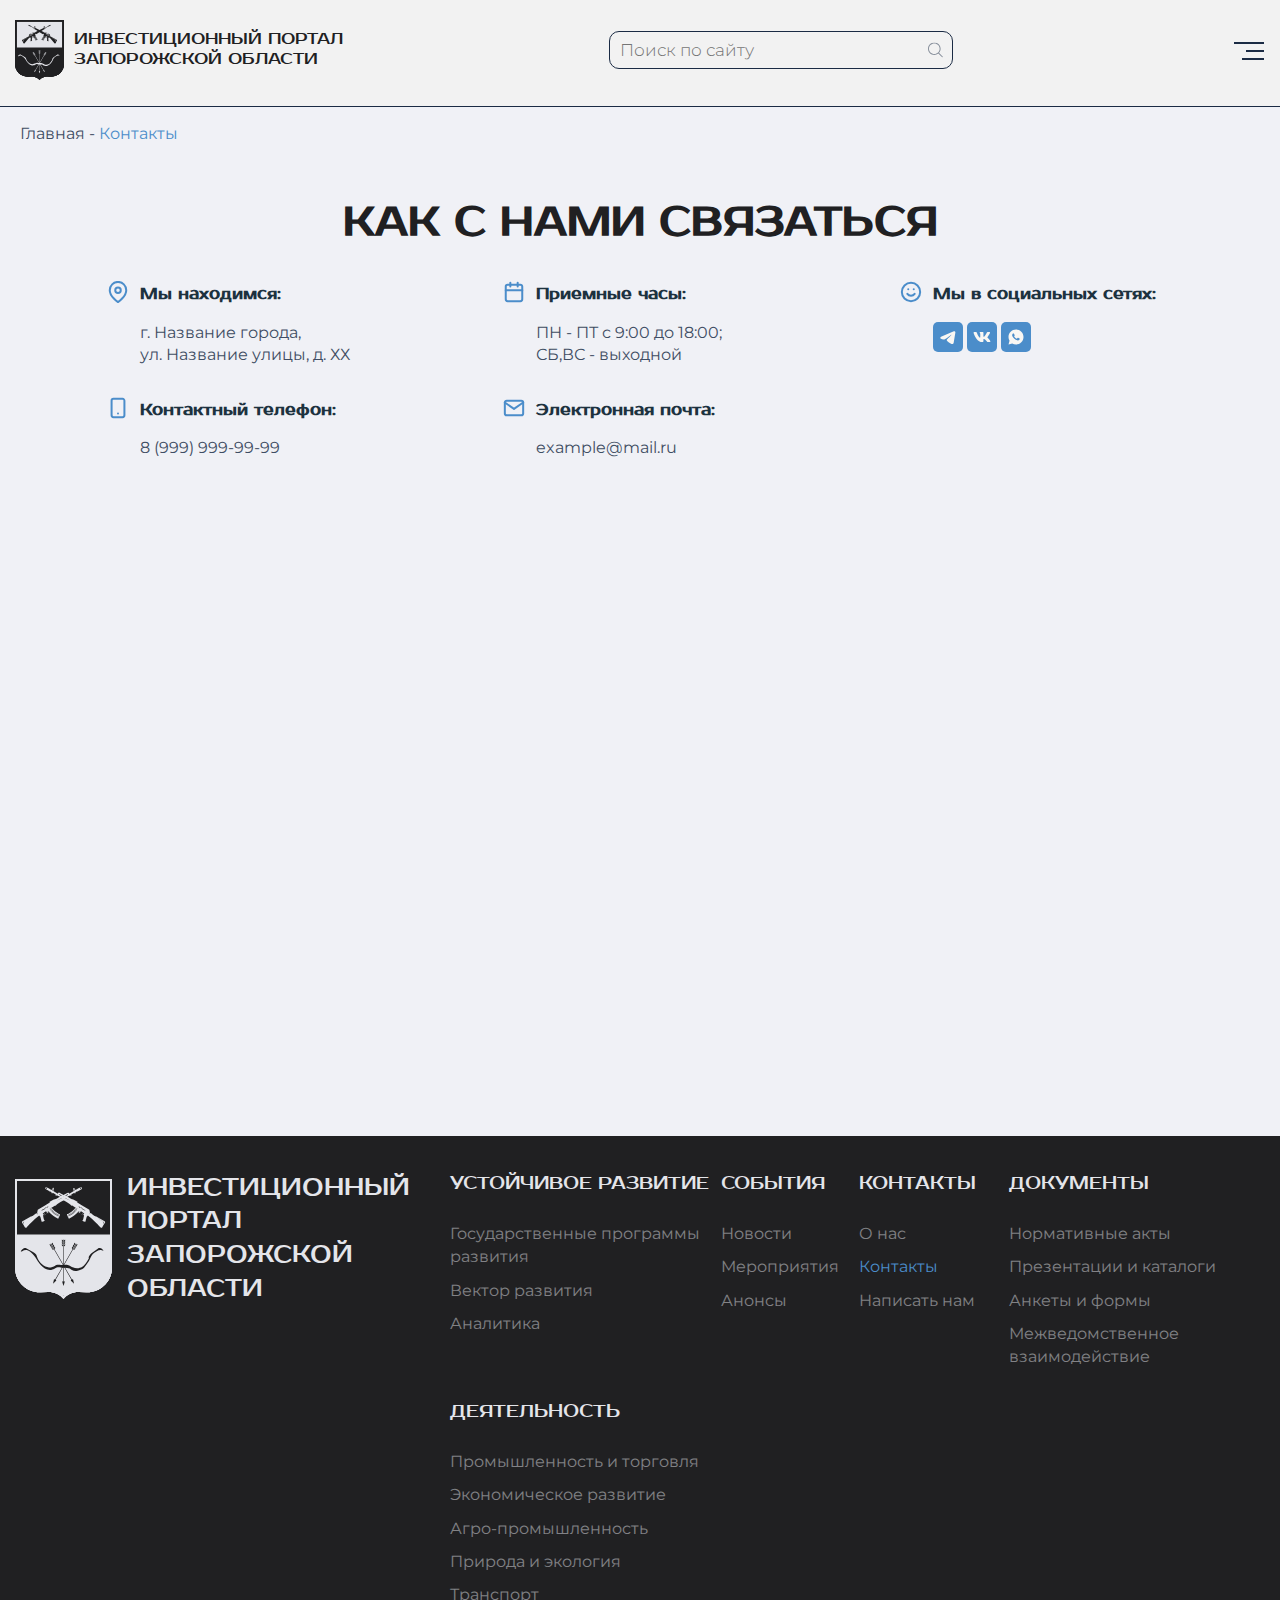
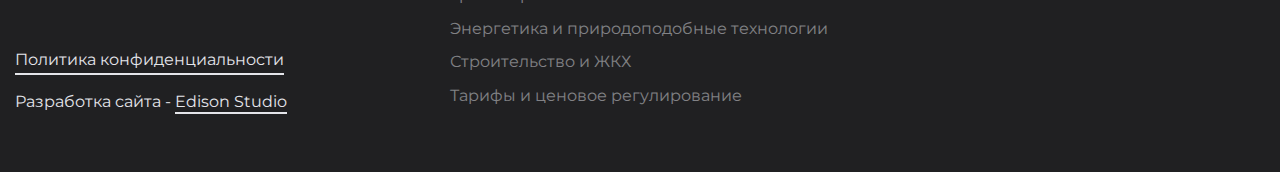
<file: contacts.html>
<!DOCTYPE html>
<html lang="ru">

<head>
    <meta charset="UTF-8">
    <meta name="viewport" content="width=device-width, initial-scale=1.0">
    <title>Контакты</title>

    <link href="css/main.css" rel="stylesheet">
    <link href="css/media.css" rel="stylesheet">

</head>

<body>

    <nav class="mt-mobile nav-open">
        <div class="mt-menu__block">
            <div class="mt-munu-mb">
                <div class="header-navigation-wr">
                    <div class="header-navigation">
                        <div class="menu-block">
                            <div class="menu-block__items">
                                <div class="menu-block__item">
                                    <div class="menu-block__item__links">
                                        <div class="menu-block__item__left-links">
                                            <a href="#" class="menu-block__item__title-link">ИНВЕСТОРУ</a>

                                            <a href="#" class="menu-block__item__link">Региональный инвестиционный
                                                стандарт</a>
                                        </div>
                                        <div class="menu-block__item__right-links">
                                            <a href="#" class="menu-block__item__link">Свободная экономическая зона</a>
                                        </div>
                                    </div>
                                </div>
                                <div class="menu-block__item">
                                    <div class="menu-block__item__links">
                                        <div class="menu-block__item__left-links">
                                            <a href="#" class="menu-block__item__title-link">Деятельность</a>

                                            <a href="#" class="menu-block__item__link">Промышленность и торговля</a>
                                            <a href="#" class="menu-block__item__link">Агро-промышленность</a>
                                            <a href="#" class="menu-block__item__link">Экономическое развитие</a>
                                            <a href="#" class="menu-block__item__link">Природа и экология</a>
                                            <a href="#" class="menu-block__item__link">Энергетика и природоподобные
                                                технологии</a>
                                            <a href="#" class="menu-block__item__link">Тарифы и ценовое
                                                регулирование</a>
                                        </div>
                                        <div class="menu-block__item__right-links">
                                            <a href="#" class="menu-block__item__link">Экономическое развитие</a>
                                            <a href="#" class="menu-block__item__link">Промышленность и торговля</a>
                                            <a href="#" class="menu-block__item__link">Агро-промышленность</a>
                                            <a href="#" class="menu-block__item__link">Транспорт</a>
                                            <a href="#" class="menu-block__item__link">Строительство и ЖКХ</a>
                                        </div>
                                    </div>
                                </div>
                                <div class="menu-block__item">
                                    <div class="menu-block__item__links">
                                        <div class="menu-block__item__left-links">
                                            <a href="#" class="menu-block__item__title-link">Устойчивое развитие
                                                ЗАПОРОЖСКОЙ ОБЛАСТИ</a>

                                            <a href="#" class="menu-block__item__link">Государственные программы
                                                развития</a>
                                            <a href="#" class="menu-block__item__link">Вектор развития</a>
                                            <a href="#" class="menu-block__item__link">Аналитика</a>
                                        </div>
                                        <div class="menu-block__item__right-links">
                                            <a href="#" class="menu-block__item__title-link paddTop-item">Документы</a>

                                            <a href="#" class="menu-block__item__link">Нормативные акты</a>
                                            <a href="#" class="menu-block__item__link">Презентации и каталоги</a>
                                            <a href="#" class="menu-block__item__link">Анкеты и формы</a>
                                            <a href="#" class="menu-block__item__link">Межведомственное
                                                взаимодействие</a>
                                        </div>
                                    </div>
                                    <div class="menu-block__item__links last__item">
                                        <div class="menu-block__item__left-links">
                                            <a href="#" class="menu-block__item__title-link">Контакты</a>

                                            <a href="#" class="menu-block__item__link">О нас</a>
                                            <a href="#" class="menu-block__item__link">Контакты</a>
                                            <a href="#" class="menu-block__item__link">Написать нам</a>
                                        </div>
                                        <div class="menu-block__item__right-links">
                                            <a href="#" class="menu-block__item__title-link paddTop-item">События</a>

                                            <a href="#" class="menu-block__item__link">Новости</a>
                                            <a href="#" class="menu-block__item__link">Мероприятия</a>
                                            <a href="#" class="menu-block__item__link">Анонсы</a>
                                        </div>
                                    </div>
                                </div>
                            </div>
                        </div>
                    </div>
                </div>
            </div>
        </div>
    </nav>
    <section class="content-background">
        <header>
            <div class="container top-menu">
                <div class="logo-bl">
                    <div class="logo-img"><img src="images/logo.svg"></div>
                    <div class="ligo-text">Инвестиционный портал<br> Запорожской области</div>
                </div>
                <div class="header-menu">
                    <form>
                        <div class="header-menu__seach-block">
                            <input type="text" name="HeaderSeach" class="header-search__inp"
                                placeholder="Поиск по сайту">
                            <svg class="header-menu__search-svg" width="15" height="16" viewBox="0 0 15 16" fill="none"
                                xmlns="http://www.w3.org/2000/svg">
                                <g id="search-interface-symbol 1" clip-path="url(#clip0_203_3)">
                                    <g id="Group">
                                        <g id="_x34__4_">
                                            <g id="Group_2">
                                                <path id="Vector"
                                                    d="M14.858 14.6839L10.9853 10.8731C11.9994 9.77122 12.6226 8.31401 12.6226 6.71051C12.6221 3.28032 9.79673 0.5 6.31122 0.5C2.82571 0.5 0.000366211 3.28032 0.000366211 6.71051C0.000366211 10.1407 2.82571 12.921 6.31122 12.921C7.8172 12.921 9.19845 12.4001 10.2834 11.5341L14.1712 15.36C14.3606 15.5466 14.6682 15.5466 14.8576 15.36C15.0475 15.1734 15.0475 14.8705 14.858 14.6839ZM6.31122 11.9655C3.3621 11.9655 0.97138 9.61277 0.97138 6.71051C0.97138 3.80825 3.3621 1.45552 6.31122 1.45552C9.26036 1.45552 11.6511 3.80825 11.6511 6.71051C11.6511 9.61277 9.26036 11.9655 6.31122 11.9655Z"
                                                    fill="#E4E5EA" />
                                            </g>
                                        </g>
                                    </g>
                                </g>
                                <defs>
                                    <clipPath id="clip0_203_3">
                                        <rect width="15" height="15" fill="white" transform="translate(0 0.5)" />
                                    </clipPath>
                                </defs>
                            </svg>
                        </div>
                    </form>
                </div>
                <div class="header-menu-OpenBtn black-btn">
                    <svg class="header-menu-OpenBtn-svg" width="15" height="16" viewBox="0 0 15 16" fill="none"
                        xmlns="http://www.w3.org/2000/svg">
                        <g id="search-interface-symbol 1" opacity="0.5" clip-path="url(#clip0_203_3)">
                            <g id="Group">
                                <g id="_x34__4_">
                                    <g id="Group_2">
                                        <path id="Vector"
                                            d="M14.858 14.6839L10.9853 10.8731C11.9994 9.77122 12.6226 8.31401 12.6226 6.71051C12.6221 3.28032 9.79673 0.5 6.31122 0.5C2.82571 0.5 0.000366211 3.28032 0.000366211 6.71051C0.000366211 10.1407 2.82571 12.921 6.31122 12.921C7.8172 12.921 9.19845 12.4001 10.2834 11.5341L14.1712 15.36C14.3606 15.5466 14.6682 15.5466 14.8576 15.36C15.0475 15.1734 15.0475 14.8705 14.858 14.6839ZM6.31122 11.9655C3.3621 11.9655 0.97138 9.61277 0.97138 6.71051C0.97138 3.80825 3.3621 1.45552 6.31122 1.45552C9.26036 1.45552 11.6511 3.80825 11.6511 6.71051C11.6511 9.61277 9.26036 11.9655 6.31122 11.9655Z"
                                            fill="#E4E5EA" />
                                    </g>
                                </g>
                            </g>
                        </g>
                        <defs>
                            <clipPath id="clip0_203_3">
                                <rect width="15" height="15" fill="white" transform="translate(0 0.5)" />
                            </clipPath>
                        </defs>
                    </svg>
                </div>
                <div class="menu-wrpap">
                    <div class="burger">
                        <i>
                            <img src="images/burgerMenuOpenBlack.png">
                        </i>
                        <i>
                            <img src="images/burgerMenuClose.png">
                        </i>
                    </div>
                </div>
            </div>
        </header>

        <div class="container">
            <div class="crambs-bl">Главная - <a class="active" href="#">Контакты</a></div>
        </div>

        <secton class="contacts">
            <div class="container-content">
                <h1 class="contacts-title">Как с нами связаться</h1>
                <ul class="contacts-list">
                    <li class="contacts-list-item">
                        <h3 class="contacts-list-item-title contacts-list-item-title--location">
                            Мы находимся:
                        </h3>
                        <p>
                            г. Название города,
                            <br>
                            ул. Название улицы, д. ХХ
                        </p>
                    </li>
                    <li class="contacts-list-item">
                        <h3 class="contacts-list-item-title
                        contacts-list-item-title--time">
                            Приемные часы:
                        </h3>
                        <p>
                            ПН - ПТ с 9:00 до 18:00;
                            <br>
                            СБ,ВС - выходной
                        </p>
                    </li>
                    <li class="contacts-list-item">
                        <h3 class="contacts-list-item-title
                        contacts-list-item-title--socials">
                            Мы в социальных сетях:
                        </h3>
                        <a href="#"><img src="./images/telegram.svg" alt="Telegram"></a>
                        <a href="#"><img src="./images/vk.svg" alt="Вк"></a>
                        <a href="#"><img src="./images/whatsapp.svg" alt="Whats app"></a>
                    </li>
                    <li class="contacts-list-item">
                        <h3 class="contacts-list-item-title
                        contacts-list-item-title--tel">
                            Контактный телефон:
                        </h3>
                        <a href="tel:89999999999">8 (999) 999-99-99</a>
                    </li>
                    <li class="contacts-list-item">
                        <h3 class="contacts-list-item-title
                        contacts-list-item-title--mail">
                            Электронная почта:
                        </h3>
                        <a href="mailto:example@mail.ru">
                            example@mail.ru
                        </a>
                    </li>
                </ul>
                <iframe class="contacts-map"
                    src="https://yandex.ru/map-widget/v1/?um=constructor%3A12f163530d058323e84c3571940486b093ca1ce55864ca018f9bda3b96bef504&amp;source=constructor"
                    width="1200" height="500" frameborder="0"></iframe>
            </div>
        </secton>

        <footer>

            <div class="container">
                <div class="foter-wrap">

                    <div class="logo-in">
                        <div class="logo-wrap">
                            <div class="logo-fut">
                                <div class="logo-fut-img"><img src="images/logo-fut.svg"></div>
                                <div class="logo-fut-text">Инвестиционный<br> портал Запорожской<br> области</div>
                            </div>
                            <div class="polise-bl">
                                <a class="pol-is" href="">Политика конфиденциальности</a>
                                <div class="web-is">Разработка сайта - <a href="">Edison Studio</a></div>
                            </div>
                        </div>
                    </div>
                    <div class="menu-in">
                        <div class="menu-is-fot">
                            <div class="meny-tit">Устойчивое развитие </div>
                            <ul class="meny-fot">
                                <li><a href="">Государственные программы развития</a></li>
                                <li><a href="">Вектор развития</a></li>
                                <li><a href="">Аналитика</a></li>
                            </ul>
                        </div>
                        <div class="menu-is-fot">
                            <div class="meny-tit">События</div>
                            <ul class="meny-fot">
                                <li><a href="">Новости</a></li>
                                <li><a href="">Мероприятия</a></li>
                                <li><a href="">Анонсы</a></li>
                            </ul>
                        </div>
                        <div class="menu-is-fot">
                            <div class="meny-tit meny-tit--active">Контакты</div>
                            <ul class="meny-fot">
                                <li><a href="">О нас</a></li>
                                <li>
                                    <a class="meny-fot-link--active" href="">Контакты</a>
                                </li>
                                <li><a href="">Написать нам</a></li>
                            </ul>
                        </div>
                        <div class="menu-is-fot">
                            <div class="meny-tit">Документы</div>
                            <ul class="meny-fot">
                                <li><a href="">Нормативные акты</a></li>
                                <li><a href="">Презентации и каталоги</a></li>
                                <li><a href="">Анкеты и формы</a></li>
                                <li><a href="">Межведомственное взаимодействие</a></li>
                            </ul>
                        </div>

                        <div class="menu-is-fot">
                            <div class="meny-tit">Деятельность</div>
                            <ul class="meny-fot">
                                <li><a href="">Промышленность и торговля</a></li>
                                <li><a href="">Экономическое развитие</a></li>
                                <li><a href="">Агро-промышленность</a></li>
                                <li><a href="">Природа и экология</a></li>
                                <li><a href="">Транспорт</a></li>
                                <li><a href="">Энергетика и природоподобные технологии</a></li>
                                <li><a href="">Строительство и ЖКХ</a></li>
                                <li><a href="">Тарифы и ценовое регулирование</a></li>
                            </ul>
                        </div>
                    </div>


                </div>
            </div>

        </footer>

    </section>
    <!-- jQuery (necessary for Bootstrap's JavaScript plugins) -->
    <script src="https://ajax.googleapis.com/ajax/libs/jquery/1.11.3/jquery.min.js"></script>
    <script src="slick/slick.min.js"></script>
    <!-- Include all compiled plugins (below), or include individual files as needed -->
    <script src="js/main.js"></script>
</body>

</html>
</file>
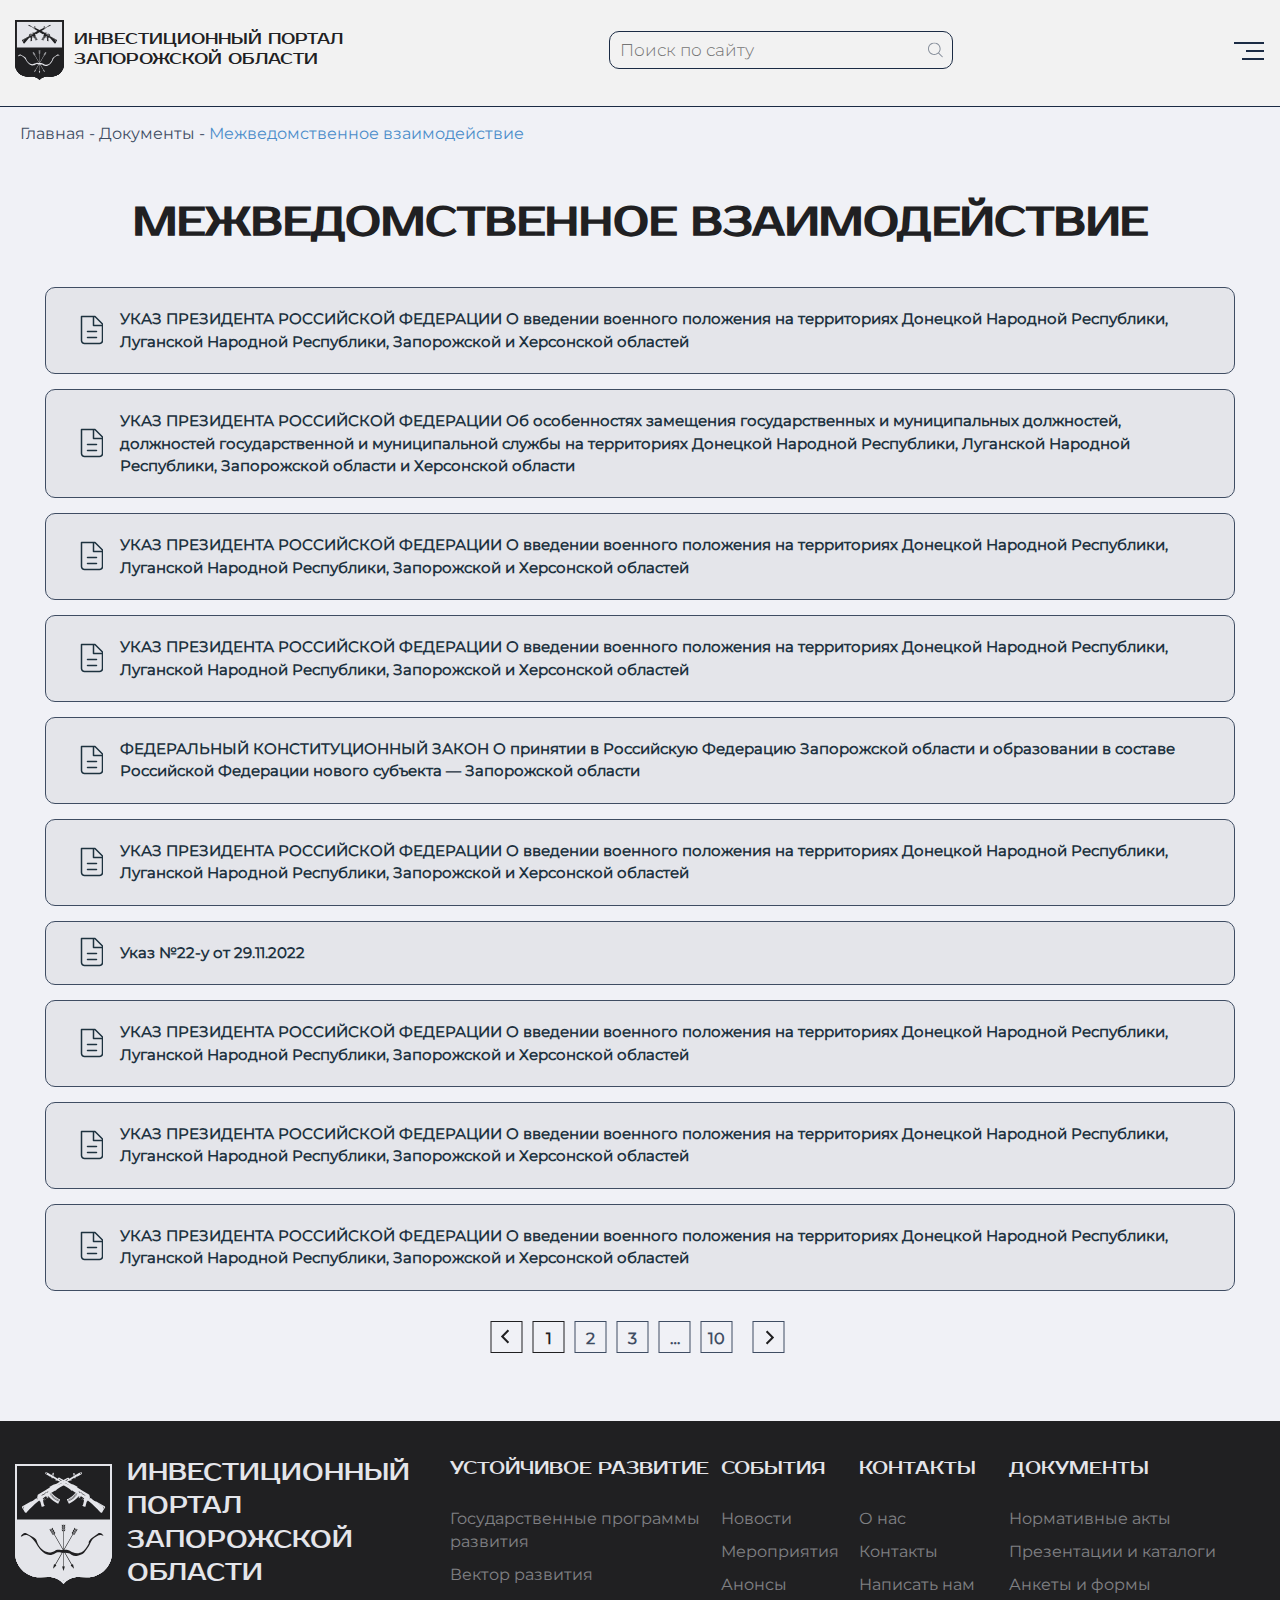
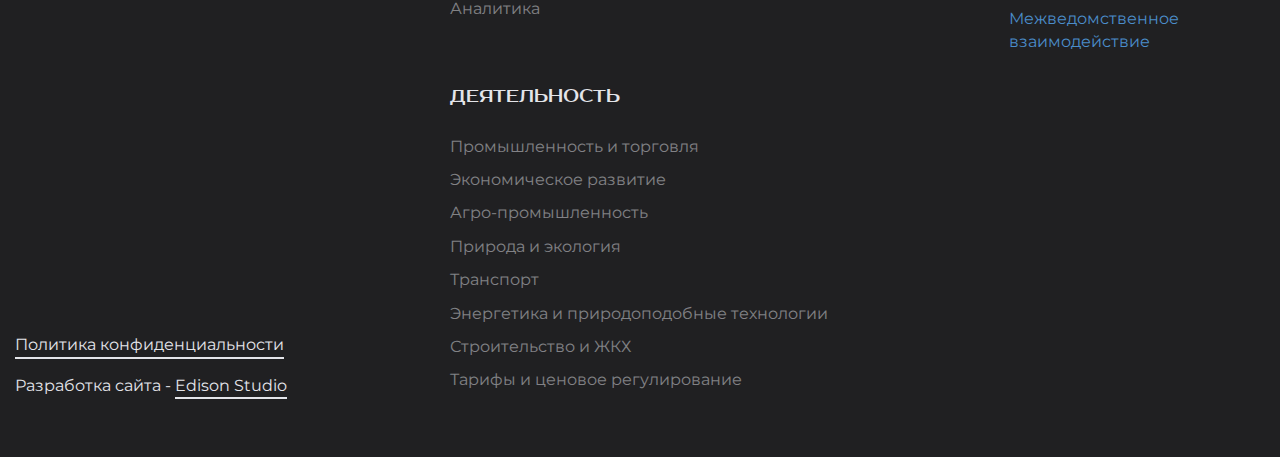
<file: interdepartmental_cooperation.html>
<!DOCTYPE html>
<html lang="ru">

<head>
    <meta charset="UTF-8">
    <meta name="viewport" content="width=device-width, initial-scale=1.0">
    <title>Межведомственное взаимодействие</title>

    <link href="./css/main.css" rel="stylesheet">
    <link href="./css/media.css" rel="stylesheet">

    <link href="./pagination/simplePagination.css" rel="stylesheet">
</head>

<body>

    <nav class="mt-mobile nav-open">
        <div class="mt-menu__block">
            <div class="mt-munu-mb">
                <div class="header-navigation-wr">
                    <div class="header-navigation">
                        <div class="menu-block">
                            <div class="menu-block__items">
                                <div class="menu-block__item">
                                    <div class="menu-block__item__links">
                                        <div class="menu-block__item__left-links">
                                            <a href="#" class="menu-block__item__title-link">ИНВЕСТОРУ</a>

                                            <a href="#" class="menu-block__item__link">Региональный инвестиционный
                                                стандарт</a>
                                        </div>
                                        <div class="menu-block__item__right-links">
                                            <a href="#" class="menu-block__item__link">Свободная экономическая зона</a>
                                        </div>
                                    </div>
                                </div>
                                <div class="menu-block__item">
                                    <div class="menu-block__item__links">
                                        <div class="menu-block__item__left-links">
                                            <a href="#" class="menu-block__item__title-link">Деятельность</a>

                                            <a href="#" class="menu-block__item__link">Промышленность и торговля</a>
                                            <a href="#" class="menu-block__item__link">Агро-промышленность</a>
                                            <a href="#" class="menu-block__item__link">Экономическое развитие</a>
                                            <a href="#" class="menu-block__item__link">Природа и экология</a>
                                            <a href="#" class="menu-block__item__link">Энергетика и природоподобные
                                                технологии</a>
                                            <a href="#" class="menu-block__item__link">Тарифы и ценовое
                                                регулирование</a>
                                        </div>
                                        <div class="menu-block__item__right-links">
                                            <a href="#" class="menu-block__item__link">Экономическое развитие</a>
                                            <a href="#" class="menu-block__item__link">Промышленность и торговля</a>
                                            <a href="#" class="menu-block__item__link">Агро-промышленность</a>
                                            <a href="#" class="menu-block__item__link">Транспорт</a>
                                            <a href="#" class="menu-block__item__link">Строительство и ЖКХ</a>
                                        </div>
                                    </div>
                                </div>
                                <div class="menu-block__item">
                                    <div class="menu-block__item__links">
                                        <div class="menu-block__item__left-links">
                                            <a href="#" class="menu-block__item__title-link">Устойчивое развитие
                                                ЗАПОРОЖСКОЙ ОБЛАСТИ</a>

                                            <a href="#" class="menu-block__item__link">Государственные программы
                                                развития</a>
                                            <a href="#" class="menu-block__item__link">Вектор развития</a>
                                            <a href="#" class="menu-block__item__link">Аналитика</a>
                                        </div>
                                        <div class="menu-block__item__right-links">
                                            <a href="#" class="menu-block__item__title-link paddTop-item">Документы</a>

                                            <a href="#" class="menu-block__item__link">Нормативные акты</a>
                                            <a href="#" class="menu-block__item__link">Презентации и каталоги</a>
                                            <a href="#" class="menu-block__item__link">Анкеты и формы</a>
                                            <a href="#" class="menu-block__item__link">Межведомственное
                                                взаимодействие</a>
                                        </div>
                                    </div>
                                    <div class="menu-block__item__links last__item">
                                        <div class="menu-block__item__left-links">
                                            <a href="#" class="menu-block__item__title-link">Контакты</a>

                                            <a href="#" class="menu-block__item__link">О нас</a>
                                            <a href="#" class="menu-block__item__link">Контакты</a>
                                            <a href="#" class="menu-block__item__link">Написать нам</a>
                                        </div>
                                        <div class="menu-block__item__right-links">
                                            <a href="#" class="menu-block__item__title-link paddTop-item">События</a>

                                            <a href="#" class="menu-block__item__link">Новости</a>
                                            <a href="#" class="menu-block__item__link">Мероприятия</a>
                                            <a href="#" class="menu-block__item__link">Анонсы</a>
                                        </div>
                                    </div>
                                </div>
                            </div>
                        </div>
                    </div>
                </div>
            </div>
        </div>
    </nav>
    <section class="content-background">
        <header>
            <div class="container top-menu">
                <div class="logo-bl">
                    <div class="logo-img"><img src="images/logo.svg"></div>
                    <div class="ligo-text">Инвестиционный портал<br> Запорожской области</div>
                </div>
                <div class="header-menu">
                    <form>
                        <div class="header-menu__seach-block">
                            <input type="text" name="HeaderSeach" class="header-search__inp"
                                placeholder="Поиск по сайту">
                            <svg class="header-menu__search-svg" width="15" height="16" viewBox="0 0 15 16" fill="none"
                                xmlns="http://www.w3.org/2000/svg">
                                <g id="search-interface-symbol 1" clip-path="url(#clip0_203_3)">
                                    <g id="Group">
                                        <g id="_x34__4_">
                                            <g id="Group_2">
                                                <path id="Vector"
                                                    d="M14.858 14.6839L10.9853 10.8731C11.9994 9.77122 12.6226 8.31401 12.6226 6.71051C12.6221 3.28032 9.79673 0.5 6.31122 0.5C2.82571 0.5 0.000366211 3.28032 0.000366211 6.71051C0.000366211 10.1407 2.82571 12.921 6.31122 12.921C7.8172 12.921 9.19845 12.4001 10.2834 11.5341L14.1712 15.36C14.3606 15.5466 14.6682 15.5466 14.8576 15.36C15.0475 15.1734 15.0475 14.8705 14.858 14.6839ZM6.31122 11.9655C3.3621 11.9655 0.97138 9.61277 0.97138 6.71051C0.97138 3.80825 3.3621 1.45552 6.31122 1.45552C9.26036 1.45552 11.6511 3.80825 11.6511 6.71051C11.6511 9.61277 9.26036 11.9655 6.31122 11.9655Z"
                                                    fill="#E4E5EA" />
                                            </g>
                                        </g>
                                    </g>
                                </g>
                                <defs>
                                    <clipPath id="clip0_203_3">
                                        <rect width="15" height="15" fill="white" transform="translate(0 0.5)" />
                                    </clipPath>
                                </defs>
                            </svg>
                        </div>
                    </form>
                </div>
                <div class="header-menu-OpenBtn black-btn">
                    <svg class="header-menu-OpenBtn-svg" width="15" height="16" viewBox="0 0 15 16" fill="none"
                        xmlns="http://www.w3.org/2000/svg">
                        <g id="search-interface-symbol 1" opacity="0.5" clip-path="url(#clip0_203_3)">
                            <g id="Group">
                                <g id="_x34__4_">
                                    <g id="Group_2">
                                        <path id="Vector"
                                            d="M14.858 14.6839L10.9853 10.8731C11.9994 9.77122 12.6226 8.31401 12.6226 6.71051C12.6221 3.28032 9.79673 0.5 6.31122 0.5C2.82571 0.5 0.000366211 3.28032 0.000366211 6.71051C0.000366211 10.1407 2.82571 12.921 6.31122 12.921C7.8172 12.921 9.19845 12.4001 10.2834 11.5341L14.1712 15.36C14.3606 15.5466 14.6682 15.5466 14.8576 15.36C15.0475 15.1734 15.0475 14.8705 14.858 14.6839ZM6.31122 11.9655C3.3621 11.9655 0.97138 9.61277 0.97138 6.71051C0.97138 3.80825 3.3621 1.45552 6.31122 1.45552C9.26036 1.45552 11.6511 3.80825 11.6511 6.71051C11.6511 9.61277 9.26036 11.9655 6.31122 11.9655Z"
                                            fill="#E4E5EA" />
                                    </g>
                                </g>
                            </g>
                        </g>
                        <defs>
                            <clipPath id="clip0_203_3">
                                <rect width="15" height="15" fill="white" transform="translate(0 0.5)" />
   header                   </clipPath>
                        </defs>
                    </svg>
                </div>
                <div class="menu-wrpap">
                    <div class="burger">
                        <i>
                            <img src="images/burgerMenuOpenBlack.png">
                        </i>
                        <i>
                            <img src="images/burgerMenuClose.png">
                        </i>
                    </div>
                </div>
            </div>
        </header>

        <div class="container">
            <div class="crambs-bl">Главная - Документы - <a class="active" href="#">Межведомственное взаимодействие</a>
            </div>
        </div>

        <section class="regulatory-acts">
            <div class="container-content">
                <h1 class="documents-title">
                    Межведомственное взаимодействие
                </h1>
                <ul class="documents-list" id="page-1">
                    <li class="documents-list-item">
                        <a class="documents-link" href="#">
                            УКАЗ ПРЕЗИДЕНТА РОССИЙСКОЙ ФЕДЕРАЦИИ О введении военного положения на территориях Донецкой
                            Народной Республики, Луганской Народной Республики, Запорожской и Херсонской областей
                        </a>
                    </li>
                    <li class="documents-list-item">
                        <a class="documents-link" href="#">
                            УКАЗ ПРЕЗИДЕНТА РОССИЙСКОЙ ФЕДЕРАЦИИ Об особенностях замещения государственных и
                            муниципальных должностей, должностей государственной и муниципальной службы на территориях
                            Донецкой Народной Республики, Луганской Народной Республики, Запорожской области и
                            Херсонской области
                        </a>
                    </li>
                    <li class="documents-list-item">
                        <a class="documents-link" href="#">
                            УКАЗ ПРЕЗИДЕНТА РОССИЙСКОЙ ФЕДЕРАЦИИ О введении военного положения на территориях Донецкой
                            Народной Республики, Луганской Народной Республики, Запорожской и Херсонской областей
                        </a>
                    </li>
                    <li class="documents-list-item">
                        <a class="documents-link" href="#">
                            УКАЗ ПРЕЗИДЕНТА РОССИЙСКОЙ ФЕДЕРАЦИИ О введении военного положения на территориях Донецкой
                            Народной Республики, Луганской Народной Республики, Запорожской и Херсонской областей
                        </a>
                    </li>
                    <li class="documents-list-item">
                        <a class="documents-link" href="#">
                            ФЕДЕРАЛЬНЫЙ КОНСТИТУЦИОННЫЙ ЗАКОН О принятии в Российскую Федерацию Запорожской области и
                            образовании в составе Российской Федерации нового субъекта — Запорожской области
                        </a>
                    </li>
                    <li class="documents-list-item">
                        <a class="documents-link" href="#">
                            УКАЗ ПРЕЗИДЕНТА РОССИЙСКОЙ ФЕДЕРАЦИИ О введении военного положения на территориях Донецкой
                            Народной Республики, Луганской Народной Республики, Запорожской и Херсонской областей
                        </a>
                    </li>
                    <li class="documents-list-item">
                        <a class="documents-link" href="#">
                            Указ №22-у от 29.11.2022
                        </a>
                    </li>
                    <li class="documents-list-item">
                        <a class="documents-link" href="#">
                            УКАЗ ПРЕЗИДЕНТА РОССИЙСКОЙ ФЕДЕРАЦИИ О введении военного положения на территориях Донецкой
                            Народной Республики, Луганской Народной Республики, Запорожской и Херсонской областей
                        </a>
                    </li>
                    <li class="documents-list-item">
                        <a class="documents-link" href="#">
                            УКАЗ ПРЕЗИДЕНТА РОССИЙСКОЙ ФЕДЕРАЦИИ О введении военного положения на территориях Донецкой
                            Народной Республики, Луганской Народной Республики, Запорожской и Херсонской областей
                        </a>
                    </li>
                    <li class="documents-list-item">
                        <a class="documents-link" href="#">
                            УКАЗ ПРЕЗИДЕНТА РОССИЙСКОЙ ФЕДЕРАЦИИ О введении военного положения на территориях Донецкой
                            Народной Республики, Луганской Народной Республики, Запорожской и Херсонской областей
                        </a>
                    </li>

                </ul>
                <div class="documents-list-pagination"></div>
            </div>
        </section>

        <footer>

            <div class="container">
                <div class="foter-wrap">

                    <div class="logo-in">
                        <div class="logo-wrap">
                            <div class="logo-fut">
                                <div class="logo-fut-img"><img src="images/logo-fut.svg"></div>
                                <div class="logo-fut-text">Инвестиционный<br> портал Запорожской<br> области</div>
                            </div>
                            <div class="polise-bl">
                                <a class="pol-is" href="">Политика конфиденциальности</a>
                                <div class="web-is">Разработка сайта - <a href="">Edison Studio</a></div>
                            </div>
                        </div>
                    </div>
                    <div class="menu-in">
                        <div class="menu-is-fot">
                            <div class="meny-tit">Устойчивое развитие </div>
                            <ul class="meny-fot">
                                <li><a href="">Государственные программы развития</a></li>
                                <li><a href="">Вектор развития</a></li>
                                <li><a href="">Аналитика</a></li>
                            </ul>
                        </div>
                        <div class="menu-is-fot">
                            <div class="meny-tit">События</div>
                            <ul class="meny-fot">
                                <li><a href="">Новости</a></li>
                                <li><a href="">Мероприятия</a></li>
                                <li><a href="">Анонсы</a></li>
                            </ul>
                        </div>
                        <div class="menu-is-fot">
                            <div class="meny-tit">Контакты</div>
                            <ul class="meny-fot">
                                <li>
                                    <a href="">
                                        О нас
                                    </a></li>
                                <li><a href="">Контакты</a></li>
                                <li><a href="">Написать нам</a></li>
                            </ul>
                        </div>
                        <div class="menu-is-fot">
                            <div class="meny-tit">Документы</div>
                            <ul class="meny-fot">
                                <li><a href="">Нормативные акты</a></li>
                                <li><a href="">Презентации и каталоги</a></li>
                                <li><a href="">Анкеты и формы</a></li>
                                <li><a class="meny-fot-link--active" href="">Межведомственное взаимодействие</a></li>
                            </ul>
                        </div>

                        <div class="menu-is-fot">
                            <div class="meny-tit">Деятельность</div>
                            <ul class="meny-fot">
                                <li><a href="">Промышленность и торговля</a></li>
                                <li><a href="">Экономическое развитие</a></li>
                                <li><a href="">Агро-промышленность</a></li>
                                <li><a href="">Природа и экология</a></li>
                                <li><a href="">Транспорт</a></li>
                                <li><a href="">Энергетика и природоподобные технологии</a></li>
                                <li><a href="">Строительство и ЖКХ</a></li>
                                <li><a href="">Тарифы и ценовое регулирование</a></li>
                            </ul>
                        </div>
                    </div>

                </div>
            </div>

        </footer>
    </section>

    <!-- jQuery (necessary for Bootstrap's JavaScript plugins) -->
    <script src="https://ajax.googleapis.com/ajax/libs/jquery/1.11.3/jquery.min.js"></script>
    <script src="./pagination/jquery.simplePagination.js"></script>
    <script src="./js/documetns-pagination.js"></script>
    <!-- Include all compiled plugins (below), or include individual files as needed -->
    <script src="slick/slick.min.js"></script>
    <script src="js/main.js"></script>
</body>

</html>
</file>
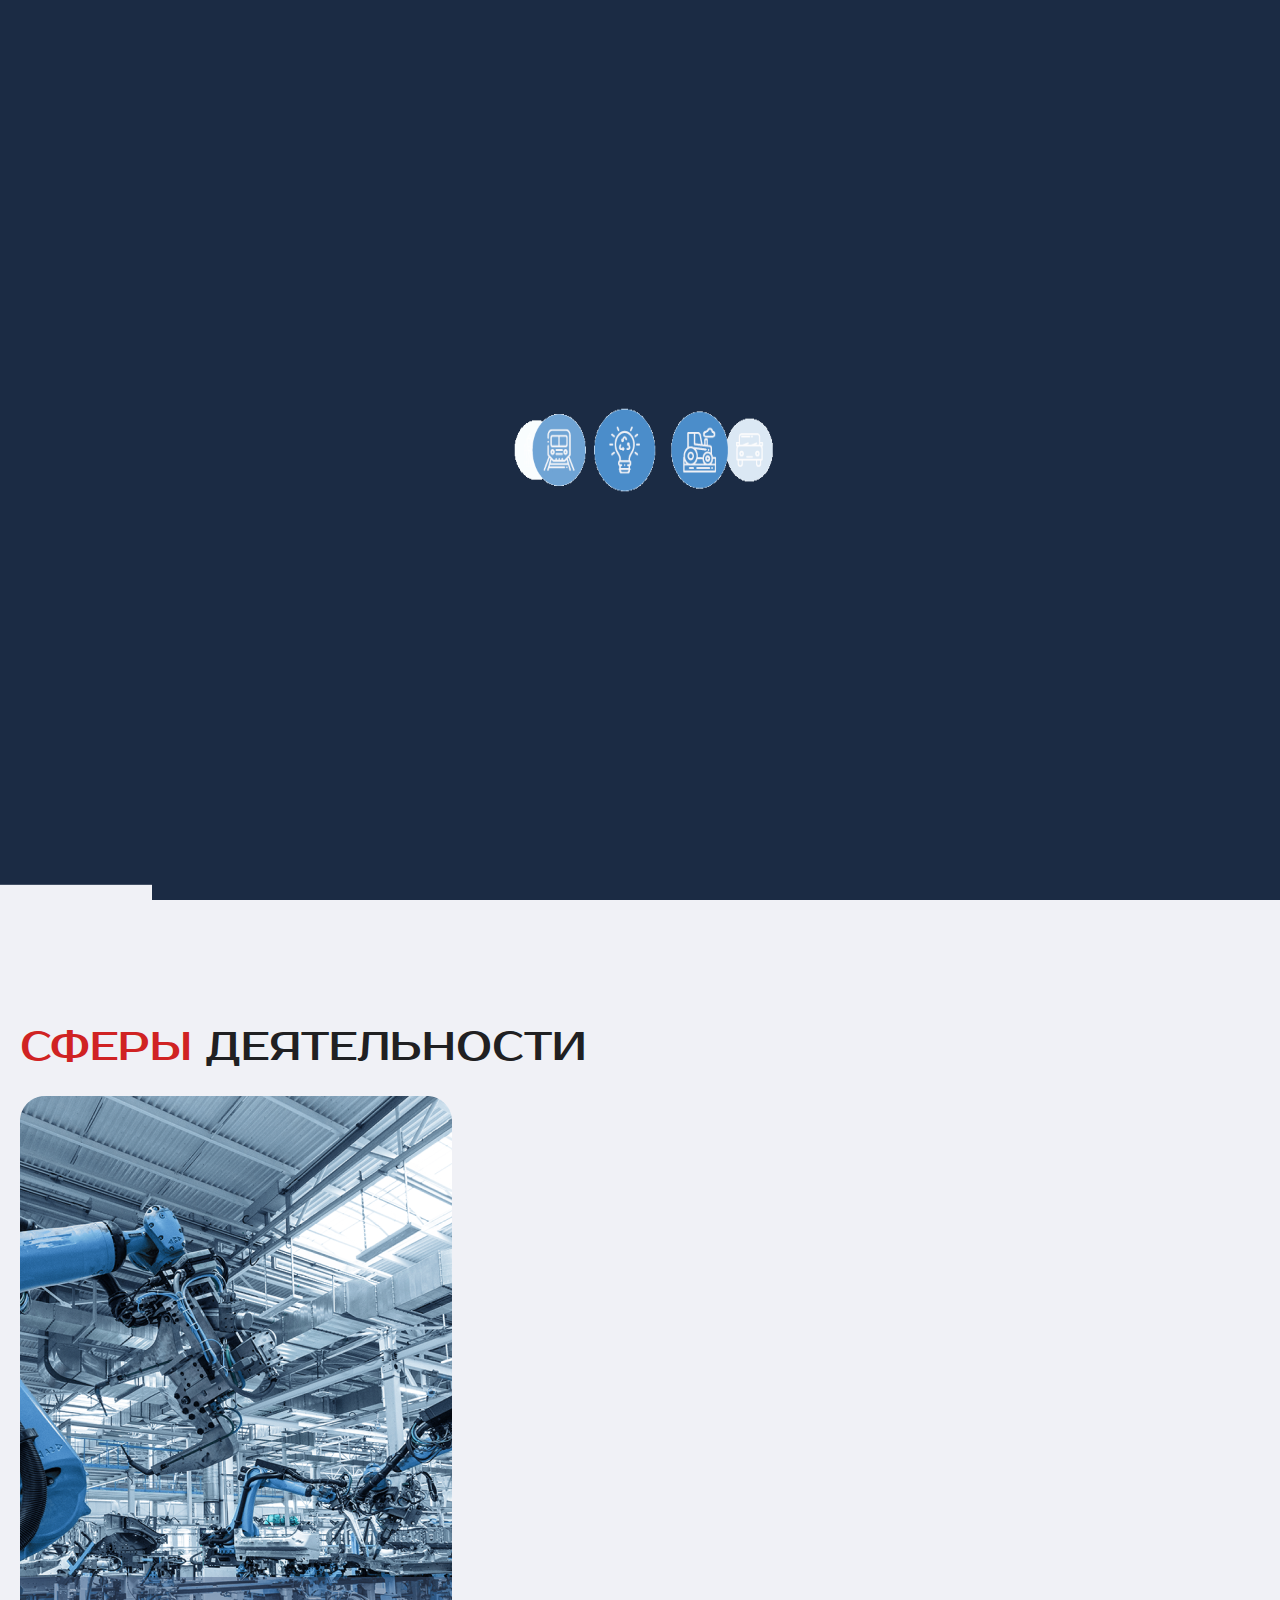
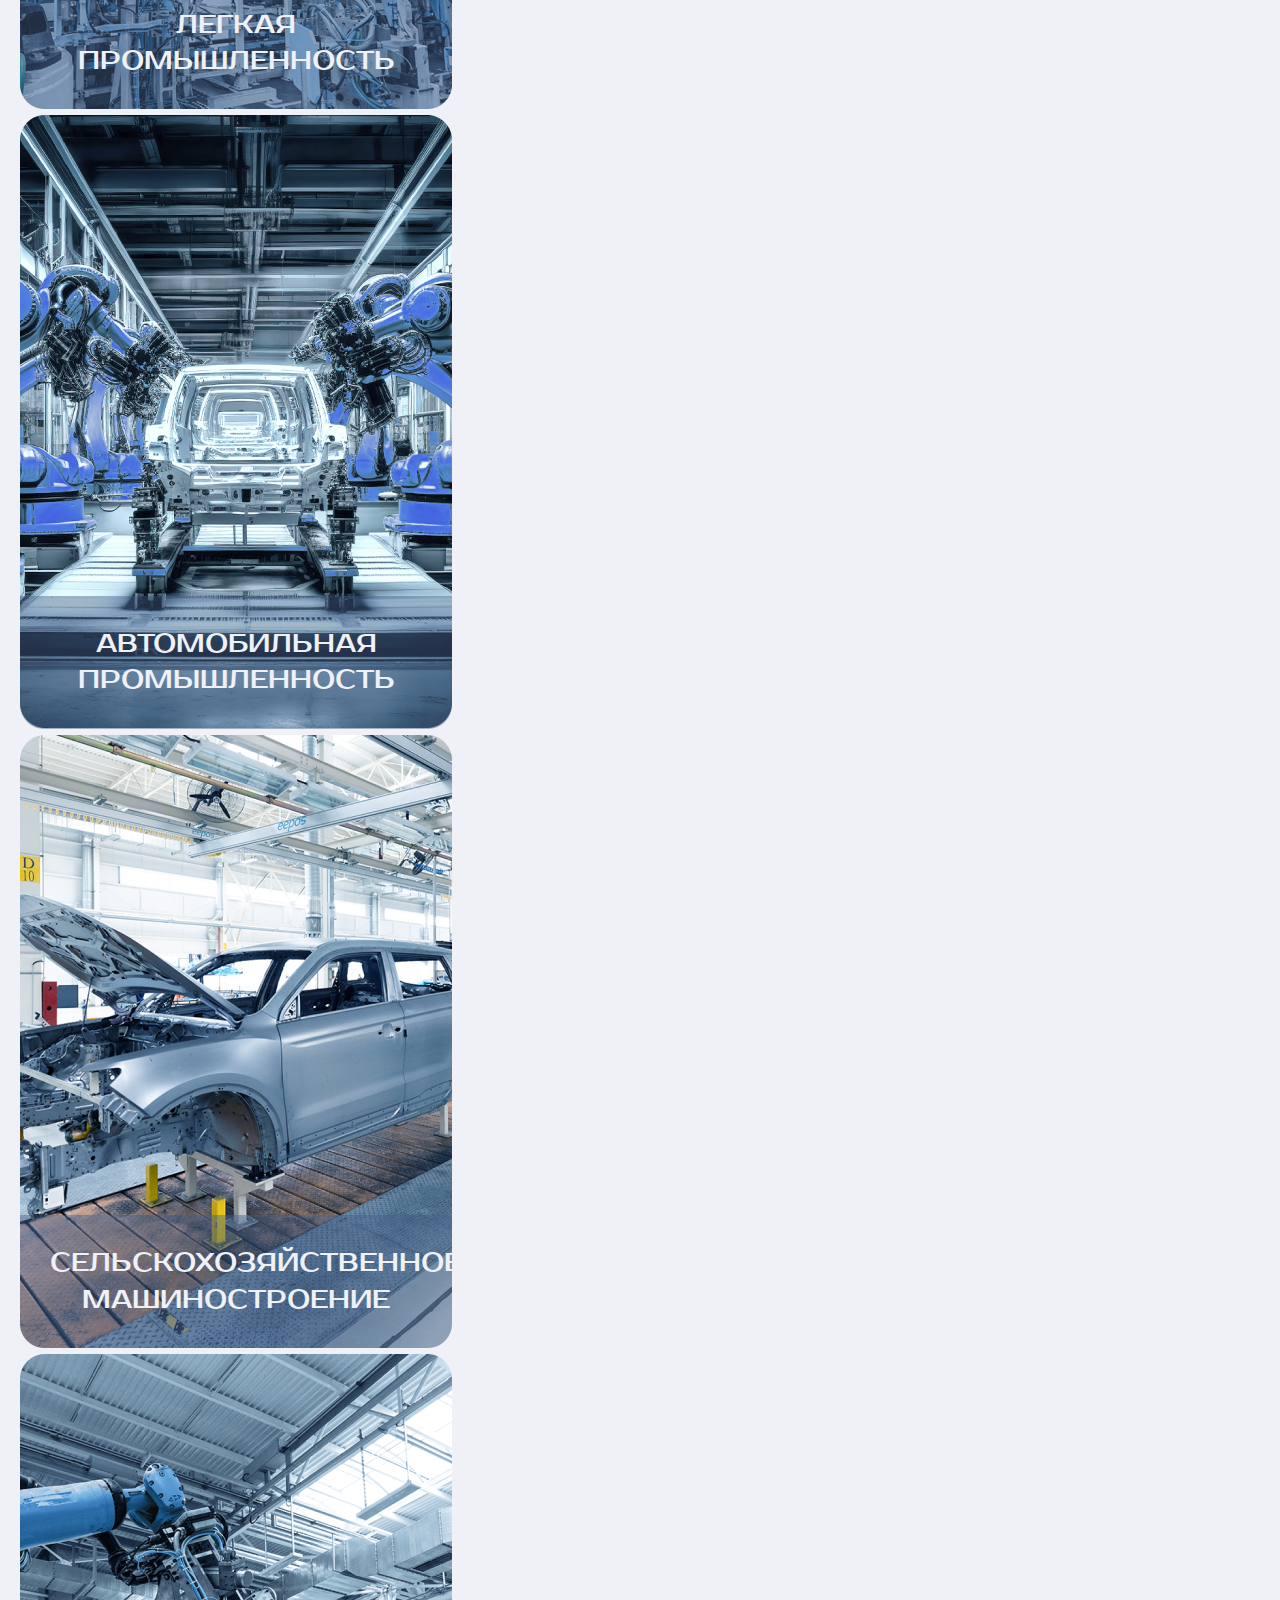
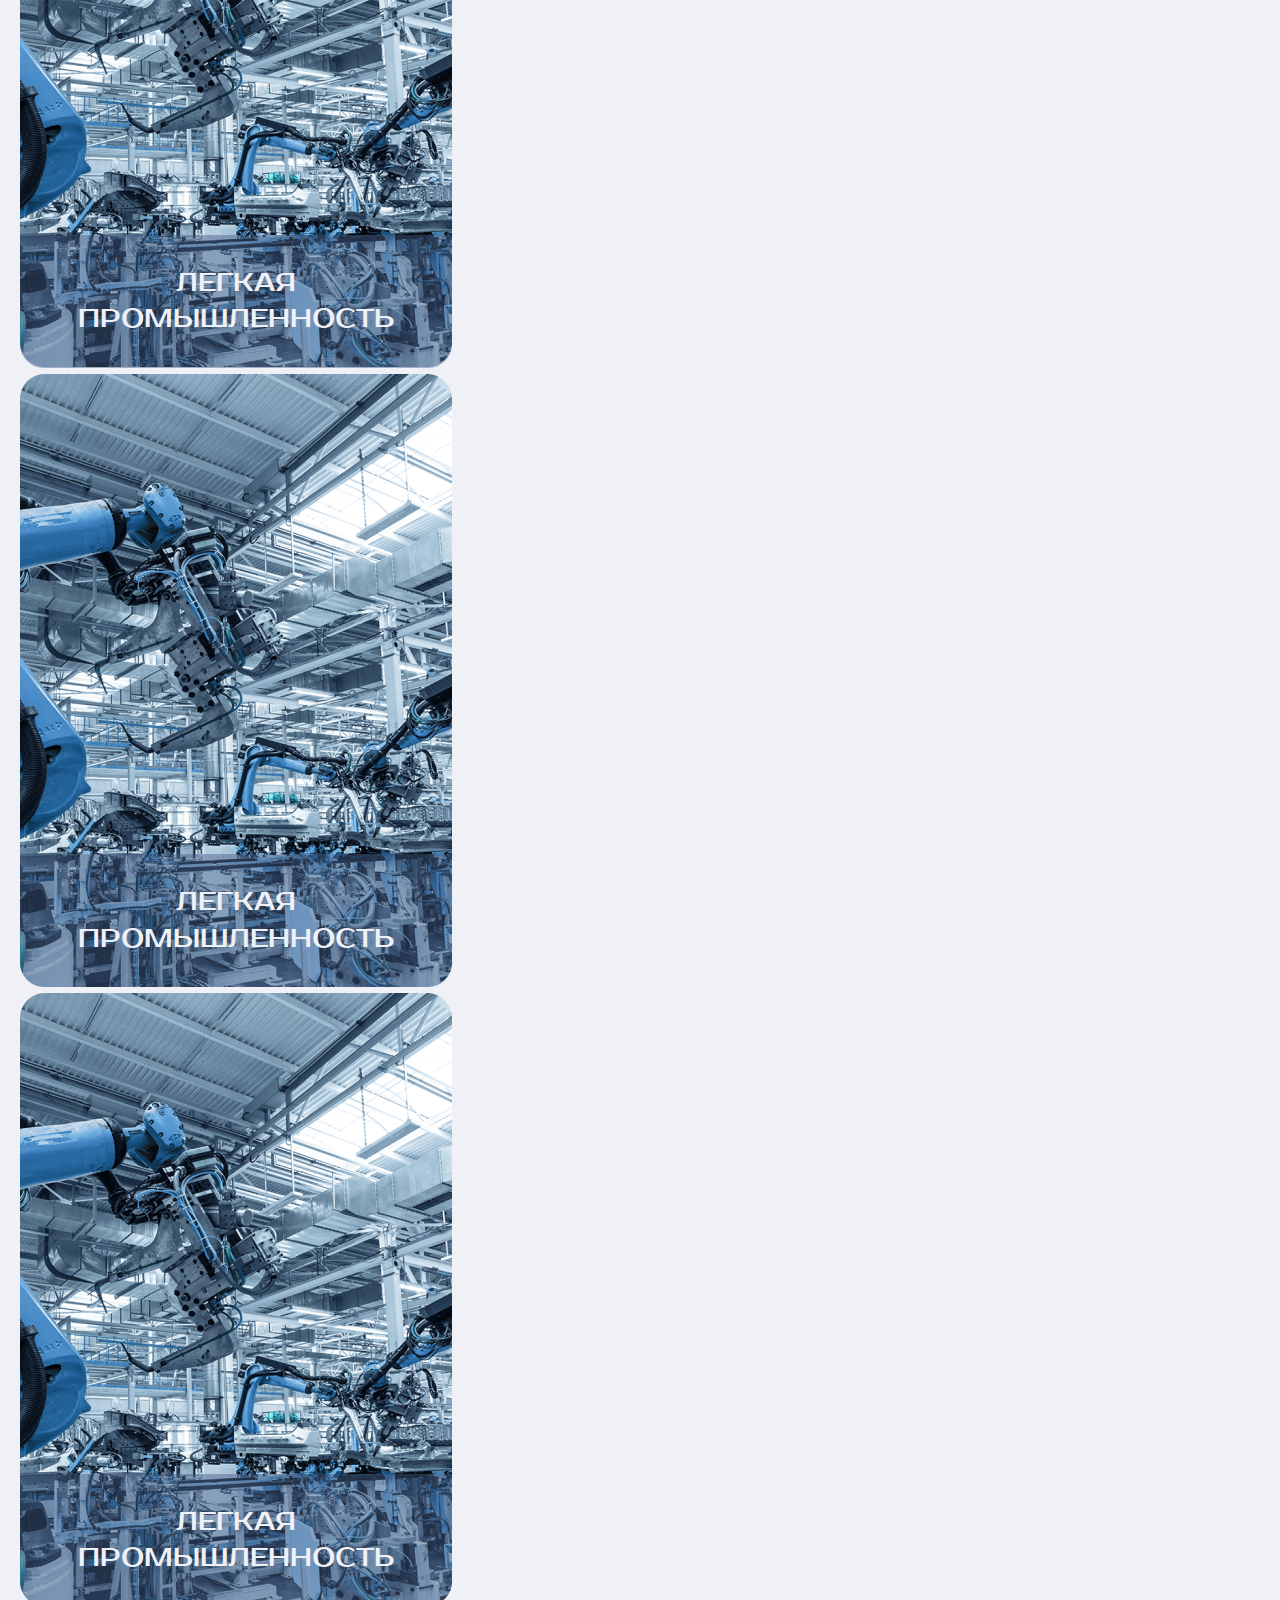
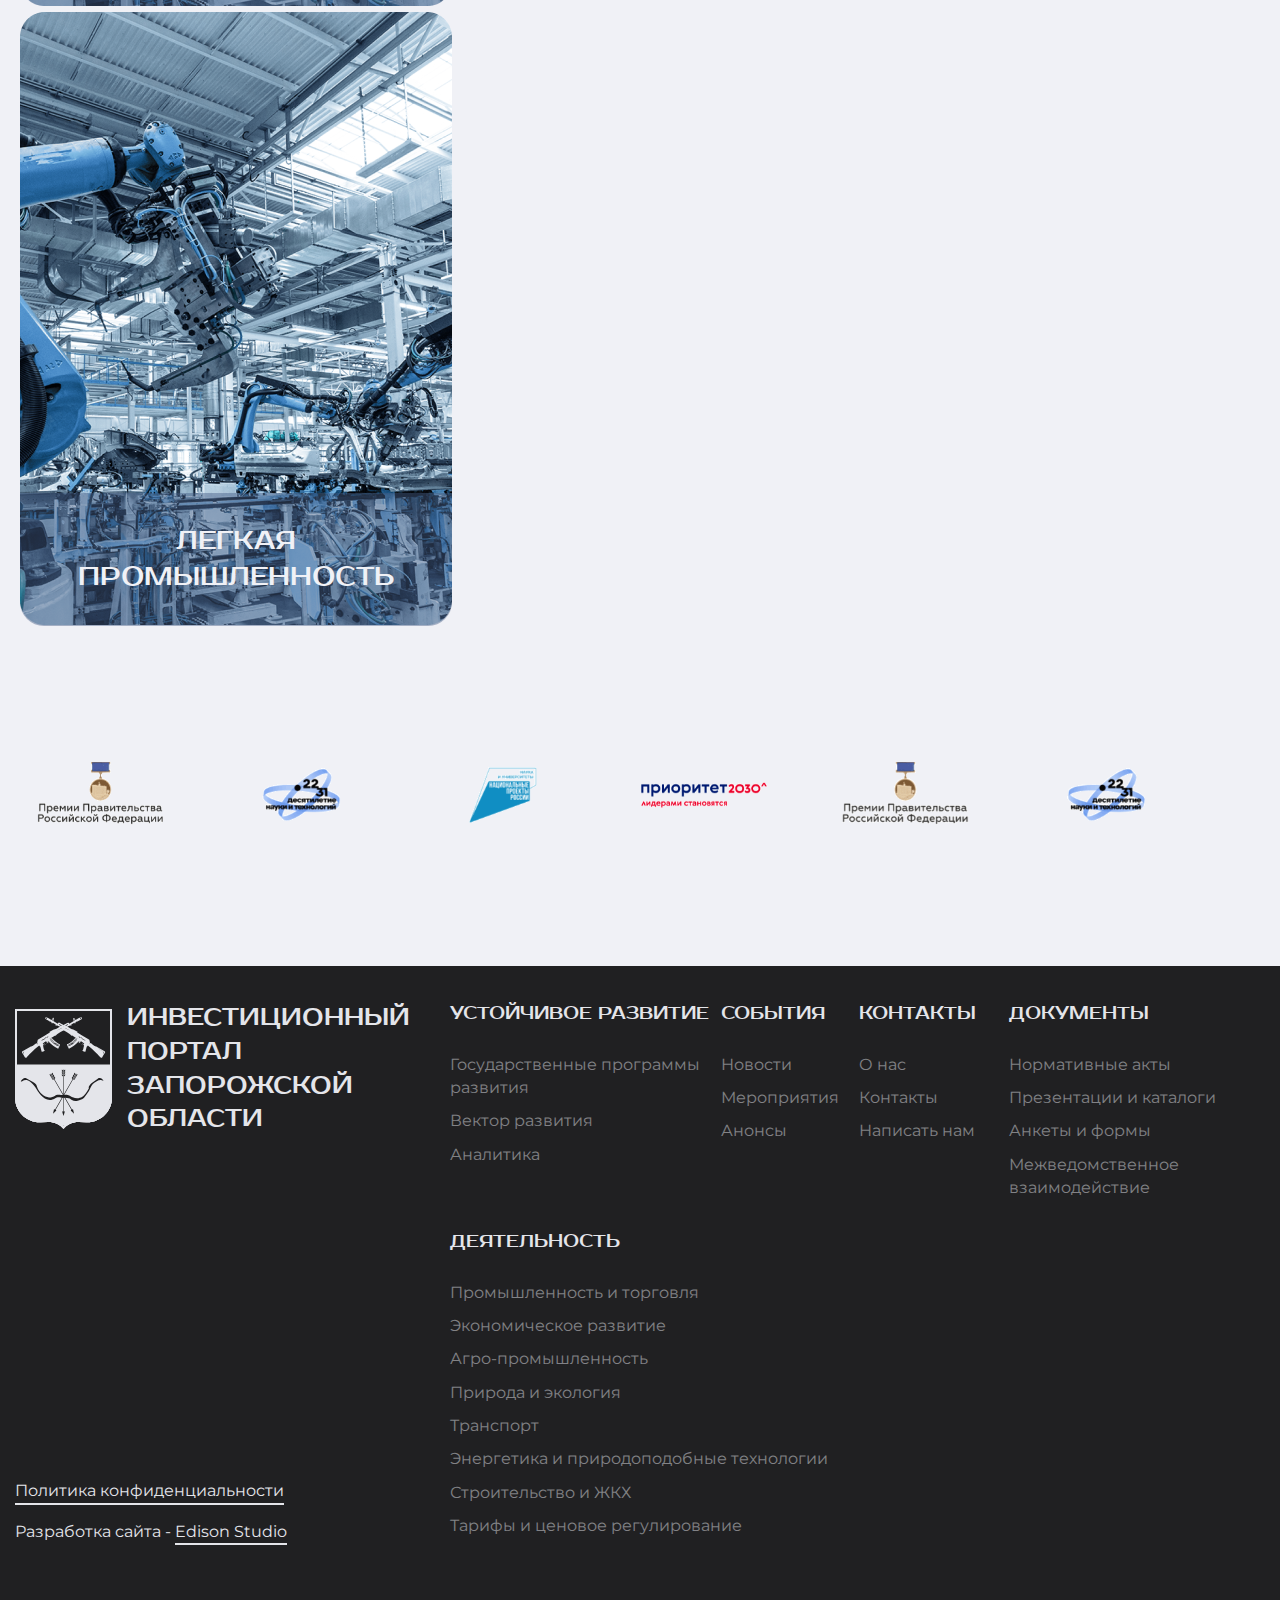
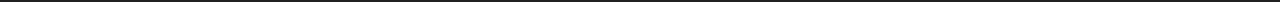
<file: main.html>
<!DOCTYPE html>
<html lang="ru">

<head>
    <meta charset="utf-8">
    <meta http-equiv="X-UA-Compatible" content="IE=edge">
    <meta name="viewport" content="width=device-width, initial-scale=1">
    <!-- The above 3 meta tags *must* come first in the head; any other head content must come *after* these tags -->
    <title></title>

    <!-- CSS -->
    <link href="css/main.css" rel="stylesheet">
    <link href="css/media.css" rel="stylesheet">

    <link href="slick/slick.css" rel="stylesheet">
    <link href="slick/slick-theme.css" rel="stylesheet">
    <!-- HTML5 shim and Respond.js for IE8 support of HTML5 elements and media queries -->
    <!-- WARNING: Respond.js doesn't work if you view the page via file:// -->
    <!--[if lt IE 9]>
      <script src="https://oss.maxcdn.com/html5shiv/3.7.2/html5shiv.min.js"></script>
      <script src="https://oss.maxcdn.com/respond/1.4.2/respond.min.js"></script>
    <![endif]-->
</head>

<div id="preloader">
    <img src="/images/preloader.gif" alt="Прелоадер">
</div>

<body>

    <nav class="mt-mobile nav-open">
        <div class="mt-menu__block">
            <div class="mt-munu-mb">
                <div class="header-navigation-wr">
                    <div class="header-navigation">
                        <div class="menu-block">
                            <div class="menu-block__items">
                                <div class="menu-block__item">
                                    <div class="menu-block__item__title">
                                        <a href="#" class="menu-block__item__title-link">ИНВЕСТОРУ</a>
                                    </div>
                                    <div class="menu-block__item__links">
                                        <div class="menu-block__item__left-links">
                                            <a href="#" class="menu-block__item__link">Региональный инвестиционный
                                                стандарт</a>
                                        </div>
                                        <div class="menu-block__item__right-links">
                                            <a href="#" class="menu-block__item__link">Свободная экономическая зона</a>
                                        </div>
                                    </div>
                                </div>
                                <div class="menu-block__item">
                                    <div class="menu-block__item__title">
                                        <a href="#" class="menu-block__item__title-link">Деятельность</a>
                                    </div>
                                    <div class="menu-block__item__links">
                                        <div class="menu-block__item__left-links">
                                            <a href="#" class="menu-block__item__link">Промышленность и торговля</a>
                                            <a href="#" class="menu-block__item__link">Агро-промышленность</a>
                                            <a href="#" class="menu-block__item__link">Экономическое развитие</a>
                                            <a href="#" class="menu-block__item__link">Природа и экология</a>
                                            <a href="#" class="menu-block__item__link">Энергетика и природоподобные
                                                технологии</a>
                                            <a href="#" class="menu-block__item__link">Тарифы и ценовое
                                                регулирование</a>
                                        </div>
                                        <div class="menu-block__item__right-links">
                                            <a href="#" class="menu-block__item__link">Экономическое развитие</a>
                                            <a href="#" class="menu-block__item__link">Промышленность и торговля</a>
                                            <a href="#" class="menu-block__item__link">Агро-промышленность</a>
                                            <a href="#" class="menu-block__item__link">Транспорт</a>
                                            <a href="#" class="menu-block__item__link">Строительство и ЖКХ</a>
                                        </div>
                                    </div>
                                </div>
                                <div class="menu-block__item">
                                    <div class="menu-block__item__title">
                                        <a href="#" class="menu-block__item__title-link">Устойчивое развитие ЗАПОРОЖСКОЙ
                                            ОБЛАСТИ</a>
                                        <a href="#" class="menu-block__item__title-link">Документы</a>
                                    </div>
                                    <div class="menu-block__item__links">
                                        <div class="menu-block__item__left-links">
                                            <a href="#" class="menu-block__item__link">Государственные программы
                                                развития</a>
                                            <a href="#" class="menu-block__item__link">Вектор развития</a>
                                            <a href="#" class="menu-block__item__link">Аналитика</a>
                                        </div>
                                        <div class="menu-block__item__right-links">
                                            <a href="#" class="menu-block__item__link">Нормативные акты</a>
                                            <a href="#" class="menu-block__item__link">Презентации и каталоги</a>
                                            <a href="#" class="menu-block__item__link">Анкеты и формы</a>
                                            <a href="#" class="menu-block__item__link">Межведомственное
                                                взаимодействие</a>
                                        </div>
                                    </div>
                                    <div class="menu-block__item__title last__item">
                                        <a href="#" class="menu-block__item__title-link">Контакты</a>
                                        <a href="#" class="menu-block__item__title-link">События</a>
                                    </div>
                                    <div class="menu-block__item__links">
                                        <div class="menu-block__item__left-links">
                                            <a href="#" class="menu-block__item__link">О нас</a>
                                            <a href="#" class="menu-block__item__link">Контакты</a>
                                            <a href="#" class="menu-block__item__link">Написать нам</a>
                                        </div>
                                        <div class="menu-block__item__right-links">
                                            <a href="#" class="menu-block__item__link">Новости</a>
                                            <a href="#" class="menu-block__item__link">Мероприятия</a>
                                            <a href="#" class="menu-block__item__link">Анонсы</a>
                                        </div>
                                    </div>
                                </div>
                            </div>
                        </div>
                    </div>
                </div>
            </div>
        </div>
    </nav>

    <section class="content-background">
        <header>
            <div class="container top-menu">
                <div class="logo-bl">
                    <div class="logo-img"><img src="images/logo.svg"></div>
                    <div class="ligo-text">Инвестиционный портал<br> Запорожской области</div>
                </div>
                <div class="header-menu">
                    <form>
                        <div class="header-menu__seach-block">
                            <input type="text" name="HeaderSeach" class="header-search__inp"
                                placeholder="Поиск по сайту">
                            <svg class="header-menu__search-svg" width="15" height="16" viewBox="0 0 15 16" fill="none"
                                xmlns="http://www.w3.org/2000/svg">
                                <g id="search-interface-symbol 1" clip-path="url(#clip0_203_3)">
                                    <g id="Group">
                                        <g id="_x34__4_">
                                            <g id="Group_2">
                                                <path id="Vector"
                                                    d="M14.858 14.6839L10.9853 10.8731C11.9994 9.77122 12.6226 8.31401 12.6226 6.71051C12.6221 3.28032 9.79673 0.5 6.31122 0.5C2.82571 0.5 0.000366211 3.28032 0.000366211 6.71051C0.000366211 10.1407 2.82571 12.921 6.31122 12.921C7.8172 12.921 9.19845 12.4001 10.2834 11.5341L14.1712 15.36C14.3606 15.5466 14.6682 15.5466 14.8576 15.36C15.0475 15.1734 15.0475 14.8705 14.858 14.6839ZM6.31122 11.9655C3.3621 11.9655 0.97138 9.61277 0.97138 6.71051C0.97138 3.80825 3.3621 1.45552 6.31122 1.45552C9.26036 1.45552 11.6511 3.80825 11.6511 6.71051C11.6511 9.61277 9.26036 11.9655 6.31122 11.9655Z"
                                                    fill="#E4E5EA" />
                                            </g>
                                        </g>
                                    </g>
                                </g>
                                <defs>
                                    <clipPath id="clip0_203_3">
                                        <rect width="15" height="15" fill="white" transform="translate(0 0.5)" />
                                    </clipPath>
                                </defs>
                            </svg>
                        </div>
                    </form>
                </div>
                <div class="header-menu-OpenBtn black-btn">
                    <svg class="header-menu-OpenBtn-svg" width="15" height="16" viewBox="0 0 15 16" fill="none"
                        xmlns="http://www.w3.org/2000/svg">
                        <g id="search-interface-symbol 1" opacity="0.5" clip-path="url(#clip0_203_3)">
                            <g id="Group">
                                <g id="_x34__4_">
                                    <g id="Group_2">
                                        <path id="Vector"
                                            d="M14.858 14.6839L10.9853 10.8731C11.9994 9.77122 12.6226 8.31401 12.6226 6.71051C12.6221 3.28032 9.79673 0.5 6.31122 0.5C2.82571 0.5 0.000366211 3.28032 0.000366211 6.71051C0.000366211 10.1407 2.82571 12.921 6.31122 12.921C7.8172 12.921 9.19845 12.4001 10.2834 11.5341L14.1712 15.36C14.3606 15.5466 14.6682 15.5466 14.8576 15.36C15.0475 15.1734 15.0475 14.8705 14.858 14.6839ZM6.31122 11.9655C3.3621 11.9655 0.97138 9.61277 0.97138 6.71051C0.97138 3.80825 3.3621 1.45552 6.31122 1.45552C9.26036 1.45552 11.6511 3.80825 11.6511 6.71051C11.6511 9.61277 9.26036 11.9655 6.31122 11.9655Z"
                                            fill="#E4E5EA" />
                                    </g>
                                </g>
                            </g>
                        </g>
                        <defs>
                            <clipPath id="clip0_203_3">
                                <rect width="15" height="15" fill="white" transform="translate(0 0.5)" />
                            </clipPath>
                        </defs>
                    </svg>
                </div>
                <div class="menu-wrpap">
                    <div class="burger">
                        <i>
                            <img src="images/burgerMenuOpenBlack.png">
                        </i>
                        <i>
                            <img src="images/burgerMenuClose.png">
                        </i>
                    </div>
                </div>
            </div>
        </header>

        <script src="https://cdnjs.cloudflare.com/ajax/libs/jquery/3.7.0/jquery.min.js"
            integrity="sha512-3gJwYpMe3QewGELv8k/BX9vcqhryRdzRMxVfq6ngyWXwo03GFEzjsUm8Q7RZcHPHksttq7/GFoxjCVUjkjvPdw=="
            crossorigin="anonymous" referrerpolicy="no-referrer"></script>
        <section class="map-main">
            <div id="svgContainer">
                <svg width="979" height="769" viewBox="0 0 979 769" fill="none" xmlns="http://www.w3.org/2000/svg">
                    <path class="path"
                        d="M279.648 766.394C277.954 766.129 275.951 765.48 275.199 764.963C273.122 763.517 271.929 743.581 273.638 738.755C274.669 735.833 273.073 726.837 268.85 711.765C264.667 696.816 262.987 694.677 255.489 694.677C249.317 694.677 235.44 688.877 230.196 684.096L226.867 681.056L214.994 681.72L203.121 682.384V679.743C203.121 678.282 204.225 675.891 205.595 674.43C206.951 672.955 208.07 670.594 208.07 669.162C208.07 664.543 205.257 663.717 188.228 663.319L172.465 662.95L170.919 659.644C170.064 657.829 167.81 654.302 165.881 651.808C159.193 643.161 158.338 641.183 159.929 637.907C160.725 636.269 162.434 634.13 163.73 633.126C166.72 630.824 166.868 623.948 164.054 617.735C161.52 612.142 159.915 611.021 152.475 609.663C149.22 609.073 144.506 607.405 142.016 605.974C138.613 604.011 136.551 603.524 133.693 604.011C129.289 604.764 126.564 602.476 126.593 598.094C126.622 593.829 128.317 592.589 134.754 592.073C144.653 591.291 146.2 590.774 148.115 587.631C149.117 585.978 151.842 583.662 154.169 582.496C157.027 581.064 158.898 579.057 159.944 576.327C160.798 574.099 162.522 571.03 163.789 569.495C165.247 567.724 166.087 564.861 166.102 561.615C166.131 553.145 166.809 552.215 174.881 549.647C178.918 548.363 182.792 546.401 183.484 545.294C185.222 542.52 172.486 510.489 169.643 506.519C167.949 504.143 165.842 502.978 161.703 502.078C155.457 500.735 154.352 499.539 152.466 492.072C149.682 481.005 148.253 479.529 137.308 476.283C131.858 474.674 125.523 472.077 123.225 470.513C120.927 468.949 116.861 467.37 114.21 466.986C108.141 466.115 107.286 465.156 106.373 458.176C105.533 451.801 102.823 447.537 99.6262 447.537C98.433 447.537 96.2233 446.799 94.7207 445.899C92.3049 444.467 91.9808 443.331 91.9808 436.543C91.9808 428.987 87.6057 410.202 84.8804 405.996C84.1439 404.86 81.4186 403.001 78.8112 401.835C75.0106 400.153 74.0089 399.061 73.6996 396.316C73.3166 392.966 73.4197 392.907 78.3251 392.907H83.3337V388.436C83.3631 385.986 83.8051 383.389 84.3354 382.681C84.8657 381.972 89.2997 381.072 94.1904 380.688L103.088 379.98V394.53L142.906 391.608L182.724 388.687L204.688 393.674L226.652 398.662L230.393 408.903C232.456 414.54 234.577 419.145 235.122 419.145C235.667 419.145 253.256 415.573 274.218 411.191C300.601 405.686 319.162 402.455 334.497 400.699L356.653 398.16L377.247 386.517L394.801 377.914L404.848 381.22L414.894 384.525L411.506 389.66L411.158 391.756L420.585 399.149L430.013 406.542L425.211 417.27C422.574 423.173 420.821 428.309 421.307 428.677C421.793 429.046 432.444 430.699 444.936 432.352C457.428 434.005 468.167 435.834 468.785 436.44C469.404 437.045 473.396 442.977 477.653 449.617L485.387 461.703L527.562 461.983L569.737 462.264V438.078H580.152C589.005 438.078 590.655 438.358 591.185 439.922C591.524 440.94 592.983 446.961 594.441 453.321C595.899 459.681 597.328 465.643 597.637 466.573C598.035 467.783 600.952 468.654 607.743 469.613C612.987 470.351 617.745 471.31 618.32 471.738C618.894 472.166 618.953 477.301 618.467 483.145L617.583 493.77H591.068L590.302 497.71C589.064 504.114 589.359 508.482 591.053 508.467C591.907 508.467 595.369 509.756 598.772 508.885C602.16 508 611.308 505.983 618.688 505.614L631.755 504.95L629.81 507.139C628.411 509.441 626.127 510.873 621.649 512.245L615.433 514.149V519.594C615.433 526.028 615.609 525.954 598.462 527.002C587.944 527.636 587.046 527.872 587.031 529.909C586.987 535.325 585.794 536.579 580.093 537.125C577.058 537.42 574.363 537.833 574.097 538.055C573.832 538.276 574.407 543.883 575.379 550.524C576.351 557.165 577.147 562.905 577.147 563.303C577.147 563.702 574.819 564.425 571.961 564.912C567.306 565.694 566.761 566.107 566.717 568.822C566.673 571.479 565.981 572.054 561.119 573.412C558.07 574.268 555.374 575.094 555.139 575.271C554.903 575.448 555.684 579.432 556.877 584.155C559.366 593.938 558.983 594.588 550.808 594.617C546.757 594.617 530.241 618.561 524.349 622.28C523.671 622.708 520.622 624.243 517.558 625.689C502.871 632.625 496.198 636.402 489.672 641.464C483.043 646.614 479.257 650.303 464.821 665.621C456.896 674.032 449.486 678.459 427.669 687.756C404.969 697.436 401.757 699.428 394.421 708.342C386.511 717.963 390.293 722.54 380.069 729.004C375.51 733.563 379.996 737.109 375.915 741.19L371.054 747.698V743.758C371.025 738.534 369.124 738.711 362.392 744.54C355.542 750.487 351.83 750.752 346.601 745.676C340.237 739.508 340.325 731.008 346.91 716.266C348.692 712.267 349.886 708.4 349.547 707.663C349.208 706.925 346.822 705.995 344.244 705.597C331.074 703.575 321.204 694.367 317.831 680.968C317.109 678.09 315.872 675.744 315.076 675.758C314.281 675.758 312.042 677.692 310.097 680.038C306.046 684.908 306.149 688.922 310.48 695.533C319.275 708.946 322.177 716.384 321.057 722.715C320.379 726.596 318.818 728.78 312.601 734.564C308.418 738.46 300.655 747.388 295.351 754.397C290.048 761.407 285.055 767.073 284.244 767C283.434 766.926 281.386 766.645 279.678 766.38L279.648 766.394Z"
                        fill="#4B8DCA" stroke="#3F4D63" stroke-width="3" />
                    <path class="path"
                        d="M669.481 609.449C669.481 607.903 668.45 606.282 667.056 605.639C665.721 605.012 663.34 602.502 661.757 600.039C659.797 596.994 657.068 594.791 653.25 593.153C648.358 591.057 646.819 590.874 641.389 591.807C633.129 593.215 619.221 593.123 611.033 591.577C606.533 590.736 602.758 590.675 599.187 591.394C591.667 592.909 567.133 596.887 565.304 596.887C564.432 596.887 563.082 594.148 562.226 590.614C561.384 587.171 560.426 583.529 560.106 582.535C559.671 581.173 561.05 580.286 565.812 578.908C571.372 577.302 572.098 576.736 572.098 574.043C572.098 571.35 572.649 570.921 577.092 570.309C579.865 569.927 582.086 568.994 582.086 568.229C582.086 566.438 579.777 549.225 579.022 545.476C578.471 542.737 578.776 542.539 584.641 541.835C590.564 541.131 590.825 540.947 590.854 537.658C590.854 535.76 591.29 533.679 591.798 533.021C592.306 532.364 598.171 531.491 604.849 531.094C611.513 530.696 617.813 530.084 618.829 529.747C620.092 529.319 620.804 527.207 621.065 523.091L621.442 517.063L627.061 515.257C632.751 513.421 636.845 508.724 636.991 503.828C637.049 501.884 636.236 501.808 621.312 502.558C612.659 502.986 603.31 504.042 600.552 504.883C597.794 505.725 595.297 506.429 594.992 506.429C594.687 506.429 594.629 504.348 594.832 501.793L595.209 497.156H621.892L622.56 493.882C622.923 492.077 623.591 485.696 624.041 479.683L624.869 468.758L613.937 466.922C607.927 465.912 602.86 464.948 602.671 464.78C602.497 464.612 600.741 457.604 598.781 449.219L595.209 433.964L581.476 433.398C572.33 433.016 566.029 432.189 562.618 430.889L557.493 428.961L556.68 416.751C556.23 410.034 555.867 400.257 555.867 395.024C555.867 386.042 556.027 385.476 558.669 384.956C560.208 384.65 570.167 383.135 580.794 381.605C591.42 380.075 600.305 378.637 600.552 378.423C600.799 378.208 598.215 365.937 594.803 351.126L588.618 324.212L596.269 324.839C600.479 325.191 613.327 325.788 624.825 326.186L645.73 326.905V337.661C645.73 343.567 645.948 348.418 646.224 348.418C646.5 348.418 655.007 350.621 665.154 353.314C675.302 356.007 684.288 358.21 685.145 358.21C686.001 358.21 690.182 354.752 694.465 350.545L702.261 342.879L707.705 349.963L713.149 357.047V370.696C713.149 383.166 713.352 384.344 715.414 384.344C717.475 384.344 729.263 382.722 735.114 381.605C737.451 381.161 738.104 382.202 741.211 391.168C743.127 396.707 745.102 401.618 745.595 402.108C746.089 402.598 761.042 397.656 778.826 391.122L811.142 379.249L811.505 368.722C811.809 359.633 812.158 358.195 814.002 358.195C815.177 358.195 829.346 359.174 845.475 360.352C861.604 361.53 875.512 362.525 876.368 362.525C877.225 362.525 877.936 363.412 877.936 364.484C877.936 368.033 890.421 377.443 899.698 380.886C915.261 386.654 920.08 391.765 926.033 408.81C929.081 417.547 930.126 419.123 935.846 423.805C942.858 429.527 947.562 431.317 949.231 428.884C952.541 424.111 952.512 424.111 956.214 427.431C958.174 429.19 961.949 432.113 964.605 433.918L969.44 437.208L964.228 442.472L959.016 447.735L962.805 453.595C967.422 460.741 967.509 462.194 963.371 464.551C960.671 466.096 959.481 466.188 956.098 465.117C953.877 464.413 951.177 463.847 950.088 463.847C948.999 463.847 944.136 467.198 939.258 471.283C928.733 480.111 928.109 482.728 934.133 492.719C936.195 496.131 937.879 499.299 937.879 499.742C937.879 500.186 936.471 501.104 934.758 501.793C933.044 502.481 929.226 504.975 926.279 507.347C923.245 509.795 917.685 512.687 913.475 514.033C907.697 515.869 903.952 518.195 896.649 524.453C889.129 530.895 886.502 532.501 883.467 532.501C881.377 532.501 878.648 533.159 877.37 533.97C875.381 535.24 875.265 535.913 876.514 539.035C877.298 541.008 877.951 543.61 877.951 544.818C877.951 547.083 872.768 557.212 869.197 561.925C866.976 564.847 863.695 574.685 862.301 582.627C861.503 587.125 858.149 594.423 858.033 591.884C858.004 591.287 858.817 587.354 859.833 583.162C862.577 571.839 862.316 568.229 858.497 565.107C856.712 563.654 853.373 560.226 851.079 557.503C848.161 554.045 844.691 551.627 839.639 549.546C835.647 547.894 830.188 545.599 827.503 544.421C822.93 542.431 822.407 542.416 819.504 544.069C816.745 545.645 815.598 545.675 809.414 544.39C799.15 542.248 795.681 542.86 790.164 547.817L785.388 552.117H773.933C763.161 552.117 762.073 552.346 755.554 555.774C751.185 558.069 745.421 559.936 739.948 560.792C726.026 563.011 717.199 567.938 700.054 583.055C685.595 595.816 678.206 605.057 678.206 610.382C678.206 612.004 677.886 612.081 676.275 610.918C674.823 609.862 673.996 609.831 672.907 610.78C670.642 612.754 669.466 612.279 669.466 609.357L669.481 609.449Z"
                        fill="#4B8DCA" stroke="#3F4D63" stroke-width="3" />
                    <path class="path"
                        d="M238.667 407.983C236.849 403.91 234.362 397.534 234.362 396.264C234.362 394.994 225.375 393.859 213.159 391.236C196.025 387.563 183.794 383.847 159.677 385.255C142.488 386.263 125.699 387.74 122.393 388.541C117.614 389.687 116.594 388.638 117.462 383.405C118.413 377.621 117.035 377.723 106.196 376.963C95.6041 376.218 98.8931 376.394 92.307 376.394C87.2407 376.901 87.7474 376.901 86.7341 370.822C86.7341 359.676 86.7479 366.769 86.7479 354.194C87.2988 345.897 86.073 342.114 82.4644 340.926C75.385 338.607 76.17 332.822 84.3651 326.816C94.3231 319.527 101.132 274.924 83.3509 277.202C72.9245 278.541 54.9868 321.266 52.6591 325.809C50.359 330.282 46.351 332.187 38.4865 332.518C32.4538 332.781 26.5313 333.844 25.3193 334.893C24.1072 335.942 18.5153 324.345 12.882 309.131L2.63477 281.491L14.466 278.606C23.1156 276.493 28.2667 272.724 33.6245 264.551C41.0758 253.202 61.2311 209.414 79.2602 208.917C84.7971 208.765 99.3691 204.32 111.641 199.046L133.967 189.451L150.95 196.202C160.288 199.916 170.425 202.967 173.469 202.981C176.513 202.994 179.846 205.245 180.865 207.992C182.78 213.128 218.301 241.348 229.843 246.898C239.939 251.744 278.628 241.541 282.457 233.023C285.156 227.017 333.376 224.946 343.169 230.427C351.158 234.9 351.571 234.39 350.703 220.791L350.178 219.534C350.178 219.534 350.178 219.534 343.935 213.965C336.897 207.559 329.529 190.15 333.867 190.15C335.272 190.15 356.276 193.256 380.531 197.053C431.809 205.074 430.431 204.163 449.149 242.516C460.209 265.172 462.096 267.367 472.536 269.659C478.775 271.04 484.34 272.545 484.904 273.014C485.469 273.484 479.147 286.254 470.856 301.386C461.27 318.906 456.945 329.881 458.942 331.593C462.482 334.617 434.894 384.098 429.66 384.098C427.938 384.098 418.875 381.53 409.537 378.382L392.541 372.667L372.198 383.988C358.356 391.691 346.649 395.861 335.589 397.048C321.829 398.512 265.888 407.061 246.73 411.92C242.694 412.942 239.981 411.175 237.681 405.984L238.667 407.983Z"
                        fill="#4B8DCA" stroke="#3F4D63" stroke-width="3" />
                    <path class="path"
                        d="M487.36 445.48C484.908 441.969 481.307 436.663 479.346 433.68L475.787 428.268L454.209 425.51C442.341 423.992 432.477 422.619 432.281 422.474C432.085 422.329 433.766 418.131 436.008 413.155L440.085 404.114L431.608 397.514C426.943 393.884 423.131 392.1 423.131 392.1C422.625 391.594 421.105 391.594 421.923 390.493L424.767 386.454L430.862 388.262C434.211 389.265 437.083 389.939 437.223 389.767C437.377 389.595 448.31 373.729 456.577 359.448L471.597 333.485L468.361 331.28L465.124 329.076L479.065 303.602C486.73 289.597 493.105 272.691 493.217 272.242C493.329 271.794 490.331 270.579 486.548 269.55C482.765 268.52 479.206 267.28 478.631 266.804C476.571 265.088 456.199 228.96 457.095 228.339C458.525 227.35 510.577 209.821 512.035 209.847C512.749 209.847 517.681 211.814 523.02 214.19L537.768 218.506V180.73C537.768 159.954 537.894 142.967 538.048 142.98C538.202 142.993 542.356 145.092 553.481 147.639L573.699 152.272L577.272 156.602C580.607 160.641 581.308 164.05 587.487 165.066C598.164 166.822 603.034 163.848 602.753 158.674L602.515 154.147L616.813 149.83L636.177 145.514L645.396 137.634C653.453 130.744 655.078 129.754 658.315 129.754C660.655 129.754 663.233 130.573 665.349 131.985C669.37 134.678 677.371 135.654 683.76 134.242C687.053 133.516 688.86 132.394 690.836 129.834C695.264 124.092 700.924 123.419 705.128 128.131C706.907 130.124 710.34 130.177 724.8 128.408C754.883 124.739 764.663 123.59 765.924 123.59C766.933 123.59 767.311 125.821 767.311 131.813C767.311 139.205 767.577 140.274 769.875 142.254C772.944 144.881 780.44 146.029 786.114 144.722C792.167 143.323 792.42 143.482 793.05 149.012C793.428 152.378 795.068 156.615 797.73 161.116C799.972 164.917 803.349 171.002 805.226 174.632C809.486 182.855 811.713 184.874 818.117 186.313L823.189 187.461L818.761 189.191C814.922 190.682 814.292 191.355 813.997 194.18C813.549 198.509 815.272 200.832 819.616 201.743L823.189 202.482V208.475C823.189 215.879 824.562 216.962 831.722 215.246C842.063 212.778 841.32 212.566 850.806 220.552C859.241 227.64 870.002 235.361 871.473 235.361C871.865 235.361 874.906 233.58 878.226 231.402C881.547 229.224 884.854 227.442 885.568 227.442C888.749 227.442 901.836 235.177 907.006 240.1C911.882 244.759 924.506 254.223 934.483 260.678C936.178 261.773 938.672 264.149 940.031 265.957C945.692 273.481 951.058 275.5 953.244 270.933C954.323 268.69 954.435 268.663 962.898 269.218C967.606 269.521 972.566 269.957 973.911 270.181L976.363 270.59L973.085 275.342C971.277 277.955 969.806 281.15 969.806 282.443C969.806 283.737 968.265 287.842 966.387 291.551C963.445 297.371 963.066 298.982 963.669 303.311C964.285 307.707 964.103 308.432 962.184 309.251C960.32 310.043 959.662 309.726 957.63 307.113C951.927 299.774 944.669 298.414 938.924 303.615C937.033 305.331 935.492 307.218 935.492 307.812C935.492 308.406 934.006 311.27 932.213 314.161C929.999 317.698 928.92 320.774 928.892 323.585C928.85 328.363 927.659 329.261 917.935 331.755C910.859 333.577 903.223 333.036 898.753 330.422C897.1 329.459 894.592 328.667 893.149 328.667C891.705 328.667 889.576 328.086 888.399 327.373C885.148 325.42 881.995 325.763 878.787 328.442C876.111 330.673 875.97 331.188 876.895 335.108C877.456 337.444 879.193 341.391 880.762 343.886C883.873 348.822 886.465 352.731 884.616 354.196C883.299 355.252 874.569 356.387 867.381 356.453C864.313 356.479 861.314 356.849 860.74 357.258C860.151 357.68 846.42 357.113 829.816 355.991C813.381 354.882 812.798 354.958 811.173 354.932L808.216 354.879L807.446 367.462L806.675 377.005L765.377 391.086C750.469 396.049 748.022 395.597 747.308 395.822C746.495 396.072 744.828 393.195 742.81 388.047C741.059 383.56 739.223 379.507 738.747 379.059C737.962 378.333 724.389 380.115 717.985 381.461C715.842 381.91 715.962 374.181 716.284 363.569L715.607 352.588L709.737 345.5C706.514 341.606 703.375 338.398 702.787 338.398C702.198 338.398 688.86 351.795 684.208 355.464L676.949 352.584L659.884 345.13C651.111 342.451 651.685 341.5 651.503 329.674L651.391 322.414L639.231 322.348C637.564 322.309 624.491 321.794 610.185 321.187C595.88 320.579 583.872 320.21 583.507 320.355C583.143 320.5 585.455 345.206 588.664 357.93C591.872 370.654 593.409 375.002 593.311 375.041C593.213 375.081 584.918 376.19 574.872 377.523C564.826 378.856 555.494 380.149 554.121 380.413C551.669 380.875 552.64 387.153 552.654 401.606C552.654 409.657 552.976 418.897 553.355 422.117L554.055 432.044L559.716 433.747L565.377 435.45L565.685 441.639L565.993 457.961H491.858L487.402 445.507L487.36 445.48Z"
                        fill="#4B8DCA" stroke="#3F4D63" stroke-width="3" />
                    <path class="path"
                        d="M455.669 211.216C449.658 204.234 445.738 203.172 403.776 197.252C349.883 189.647 343.633 186.302 337.555 161.84C334.205 148.368 326.697 131.763 323.003 129.706C315.468 125.485 312.198 113.871 311.946 90.404C311.8 76.3212 313.27 62.7959 315.296 59.544C321.136 50.1732 319.481 41.2404 310.609 34.2056C299.022 25.0206 292.203 10.7122 297.036 5.70828C301.128 1.47416 311.893 0.717592 318.302 4.20842C320.566 5.44282 329.226 5.29681 337.529 3.88986C350.214 1.73962 354.61 2.17763 364.978 6.67721C371.771 9.62384 391.925 14.2031 409.774 16.871L442.229 21.7156L450.81 14.7605C455.537 10.9379 464.859 6.53121 471.546 4.99153C482.457 2.45637 484.39 2.81474 490.494 8.45581C494.229 11.9068 501.79 15.5835 507.285 16.6055C512.78 17.6275 518.063 20.2423 519.03 22.3793C521.268 27.3965 529.901 27.3302 544.162 22.22C550.399 19.9769 559.099 18.1584 563.495 18.1584C570.897 18.1584 571.493 19.0876 571.493 30.7015V43.2446L581.159 41.5855C589.647 40.1254 590.6 40.5634 588.919 45.1161C587.714 48.3813 588.866 51.1952 592.03 52.7216C594.798 54.0489 597.459 58.3361 597.936 62.2517C598.969 70.6005 605.192 77.821 611.336 77.821C615.958 77.821 616.805 83.4356 613.693 93.4169C612.568 97.0007 609.337 99.5226 605.841 99.5226C598.611 99.5226 598.227 104.394 604.808 112.477C611.058 120.149 626.048 120.454 634.628 113.074C642.507 106.305 642.957 106.332 645.155 113.526C648.108 123.242 637.171 133.09 617.52 138.413C601.379 142.78 599.909 143.855 599.909 151.181C599.909 155.575 598.598 159.172 597.009 159.172C595.42 159.172 591.898 159.902 589.183 160.791C585.926 161.866 583.053 160.128 580.669 155.641C578.272 151.142 570.606 146.509 557.708 141.811C547.049 137.922 537.277 134.749 535.966 134.763C534.668 134.763 533.596 150.637 533.596 170.016C533.596 189.395 532.947 205.269 532.165 205.269C531.384 205.269 527.438 203.982 523.4 202.402C517.388 200.053 511.35 201.274 489.819 209.185C475.386 214.494 464.581 218.834 464.197 218.834C463.813 218.834 459.245 215.437 455.656 211.282L455.669 211.216Z"
                        fill="#4B8DCA" stroke="#3F4D63" stroke-width="3" />
                    <path class="path"
                        d="M271.003 141.992C271.003 140.701 269.719 138.98 268.152 138.173C265.988 137.058 265.623 136.088 266.623 134.136C268.486 130.499 272.501 115.253 272.501 111.816C272.501 109.731 271.406 108.706 268.555 108.112C264.748 107.324 264.641 107.063 265.554 100.662L266.498 94.03L259.752 90.5141C256.039 88.5803 253.006 86.107 253 85.0219C253 82.3849 257.675 79.0205 262.961 77.8688C266.346 77.1292 267.347 76.1229 267.706 73.098C268.115 69.7154 267.63 69.1698 263.578 68.4363C260.419 67.8604 258.707 66.6723 258.078 64.6051C257.575 62.9563 256.121 61.6105 254.844 61.6105C252.843 61.6105 252.88 61.2832 255.114 59.2464C256.914 57.6036 257.738 54.6696 257.808 49.6502C257.902 42.9033 258.009 42.685 259.418 46.4374C260.784 50.0806 261.482 50.4625 266.812 50.4625C270.776 50.4625 274.3 49.4502 277.616 47.3649C284.337 43.1336 286.967 43.3943 288.106 48.4075C288.622 50.6808 299.094 58.9896 301.221 60.6324C307.306 65.3304 308.193 67.4703 305.702 71.447C304.279 73.7142 303.562 78.2303 303.675 84.1529C303.776 89.2449 302.939 95.3918 301.8 97.9378C299.919 102.151 300.038 103.048 303.191 108.613C307.432 116.087 298.306 117.114 291.68 127.48C284.425 138.834 270.997 148.26 270.997 141.998L271.003 141.992ZM290.51 82.6577C290.51 81.9788 290.214 81.4211 289.849 81.4211C289.484 81.4211 288.773 81.9788 288.257 82.6577C287.747 83.3367 288.043 83.8944 288.918 83.8944C289.793 83.8944 290.51 83.3367 290.51 82.6577Z"
                        fill="#4B8DCA" stroke="#3F4D63" stroke-width="3" />
                    <rect class="svgIco" x="137.5" y="200.5" width="45" height="45" rx="22.5" fill="#D56F6F" />
                    <g class="svgIco" clip-path="url(#clip0_130_17180)">
                        <mask id="mask0_130_17180" style="mask-type:luminance" maskUnits="userSpaceOnUse" x="146"
                            y="209" width="28" height="28">
                            <path d="M146 209H174V237H146V209Z" fill="white" />
                        </mask>
                        <g mask="url(#mask0_130_17180)">
                            <path
                                d="M164.519 232.386C163.837 233.63 163.49 235.037 163.483 236.453H161.149V236.451C161.149 233.608 162.246 230.923 164.236 228.893L164.408 228.717C165.922 227.172 166.776 225.144 166.825 222.988C167.023 223.182 167.295 223.301 167.594 223.301H168.415C168.701 223.301 168.963 223.192 169.158 223.014C169.117 225.034 168.523 226.966 167.448 228.633"
                                stroke="#F0F1F6" stroke-width="1.171" stroke-miterlimit="10" stroke-linecap="round"
                                stroke-linejoin="round" />
                            <path
                                d="M158.816 236.451V236.453H156.483V236.451C156.483 234.222 155.624 232.118 154.064 230.525L153.892 230.35C151.946 228.364 150.855 225.754 150.808 222.981C151.007 223.179 151.281 223.301 151.585 223.301H152.406C152.689 223.301 152.947 223.195 153.142 223.019C153.199 225.163 154.052 227.179 155.558 228.717L155.73 228.893C157.721 230.923 158.816 233.608 158.816 236.451Z"
                                stroke="#F0F1F6" stroke-width="1.171" stroke-miterlimit="10" stroke-linecap="round"
                                stroke-linejoin="round" />
                            <path
                                d="M161.149 223.001V236.453H158.815V223.001C159.013 223.187 159.279 223.301 159.571 223.301H160.393C160.685 223.301 160.952 223.187 161.149 223.001Z"
                                stroke="#F0F1F6" stroke-width="1.171" stroke-miterlimit="10" stroke-linecap="round"
                                stroke-linejoin="round" />
                            <path d="M159.982 211.195V209.547" stroke="#F0F1F6" stroke-width="1.171"
                                stroke-miterlimit="10" stroke-linecap="round" stroke-linejoin="round" />
                            <path
                                d="M161.511 220.27H158.454C158.139 220.27 157.884 220.014 157.884 219.699V214.099C157.884 213.784 158.139 213.528 158.454 213.528H161.511C161.826 213.528 162.081 213.784 162.081 214.099V219.699C162.081 220.014 161.826 220.27 161.511 220.27Z"
                                stroke="#F0F1F6" stroke-width="1.171" stroke-miterlimit="10" stroke-linecap="round"
                                stroke-linejoin="round" />
                            <path
                                d="M160.394 223.3H159.573C158.962 223.3 158.468 222.806 158.468 222.195V220.269H161.499V222.195C161.499 222.806 161.004 223.3 160.394 223.3Z"
                                stroke="#F0F1F6" stroke-width="1.171" stroke-miterlimit="10" stroke-linecap="round"
                                stroke-linejoin="round" />
                            <path d="M151.995 211.195V209.547" stroke="#F0F1F6" stroke-width="1.171"
                                stroke-miterlimit="10" stroke-linecap="round" stroke-linejoin="round" />
                            <path
                                d="M153.523 220.27H150.467C150.152 220.27 149.896 220.014 149.896 219.699V214.099C149.896 213.784 150.152 213.528 150.467 213.528H153.523C153.839 213.528 154.094 213.784 154.094 214.099V219.699C154.094 220.014 153.839 220.27 153.523 220.27Z"
                                stroke="#F0F1F6" stroke-width="1.171" stroke-miterlimit="10" stroke-linecap="round"
                                stroke-linejoin="round" />
                            <path
                                d="M152.406 223.3H151.584C150.974 223.3 150.479 222.806 150.479 222.195V220.269H153.51V222.195C153.51 222.806 153.016 223.3 152.406 223.3Z"
                                stroke="#F0F1F6" stroke-width="1.171" stroke-miterlimit="10" stroke-linecap="round"
                                stroke-linejoin="round" />
                            <path d="M161.499 211.195H158.468V213.528H161.499V211.195Z" stroke="#F0F1F6"
                                stroke-width="1.171" stroke-miterlimit="10" stroke-linecap="round"
                                stroke-linejoin="round" />
                            <path d="M153.51 211.195H150.479V213.528H153.51V211.195Z" stroke="#F0F1F6"
                                stroke-width="1.171" stroke-miterlimit="10" stroke-linecap="round"
                                stroke-linejoin="round" />
                            <path d="M169.52 211.195H166.489V213.528H169.52V211.195Z" stroke="#F0F1F6"
                                stroke-width="1.171" stroke-miterlimit="10" stroke-linecap="round"
                                stroke-linejoin="round" />
                            <path d="M168.005 211.195V209.547" stroke="#F0F1F6" stroke-width="1.171"
                                stroke-miterlimit="10" stroke-linecap="round" stroke-linejoin="round" />
                            <path
                                d="M169.533 220.27H166.477C166.162 220.27 165.906 220.014 165.906 219.699V214.099C165.906 213.784 166.162 213.528 166.477 213.528H169.533C169.848 213.528 170.104 213.784 170.104 214.099V219.699C170.104 220.014 169.848 220.27 169.533 220.27Z"
                                stroke="#F0F1F6" stroke-width="1.171" stroke-miterlimit="10" stroke-linecap="round"
                                stroke-linejoin="round" />
                            <path
                                d="M168.415 223.3H167.594C166.984 223.3 166.489 222.806 166.489 222.195V220.269H169.52V222.195C169.52 222.806 169.025 223.3 168.415 223.3Z"
                                stroke="#F0F1F6" stroke-width="1.171" stroke-miterlimit="10" stroke-linecap="round"
                                stroke-linejoin="round" />
                        </g>
                    </g>
                    <rect class="svgIco" x="137.5" y="200.5" width="45" height="45" rx="22.5" stroke="#F0F1F6"
                        stroke-width="3" />
                    <rect class="svgIco" x="341.5" y="142.5" width="45" height="45" rx="22.5" fill="#D02323" />
                    <g class="svgIco" clip-path="url(#clip1_130_17180)">
                        <path
                            d="M377.97 163.323L376.436 158.861C376.36 158.64 376.153 158.492 375.919 158.492H372.094V157.672C372.094 157.37 371.849 157.125 371.547 157.125H350.547C350.245 157.125 350 157.37 350 157.672V169.922C350 170.224 350.245 170.469 350.547 170.469H351.325C351.317 170.541 351.314 170.614 351.314 170.688C351.314 171.894 352.295 172.875 353.501 172.875C354.154 172.875 354.741 172.587 355.142 172.132C355.543 172.587 356.13 172.875 356.783 172.875C357.989 172.875 358.97 171.894 358.97 170.688C358.97 170.614 358.966 170.541 358.959 170.469H360.251C360.244 170.541 360.24 170.614 360.24 170.688C360.24 171.894 361.221 172.875 362.428 172.875C363.08 172.875 363.667 172.587 364.068 172.132C364.469 172.587 365.056 172.875 365.709 172.875C366.915 172.875 367.896 171.894 367.896 170.688C367.896 170.614 367.893 170.541 367.885 170.469H371.38C371.373 170.541 371.369 170.614 371.369 170.688C371.369 171.894 372.351 172.875 373.557 172.875C374.763 172.875 375.744 171.894 375.744 170.688C375.744 170.614 375.741 170.541 375.733 170.469H377.453C377.755 170.469 378 170.224 378 169.922V167.747C377.999 167.742 378 167.738 378 167.734V163.5C378 163.44 377.99 163.38 377.97 163.323ZM376.845 163.414H374.608C374.428 163.414 374.281 163.268 374.281 163.088V159.586H375.529L376.845 163.414ZM373.188 159.586V163.088C373.188 163.871 373.825 164.508 374.608 164.508H376.906V167.188H372.094V159.586H373.188ZM371 159.039V167.188H366.844V158.219H368.375V163.387C368.375 163.689 368.62 163.934 368.922 163.934C369.224 163.934 369.469 163.689 369.469 163.387V158.219H371V159.039ZM364.219 167.188V158.219H365.75V167.188H364.219ZM361.594 167.188V158.219H363.125V167.188H361.594ZM358.969 167.188V158.219H360.5V167.188H358.969ZM356.344 167.188V161.938C356.344 161.635 356.099 161.391 355.797 161.391C355.495 161.391 355.25 161.635 355.25 161.938V167.188H353.719V158.219H357.875V167.188H356.344ZM351.094 158.219H352.625V167.188H351.094V158.219ZM353.501 171.781C352.898 171.781 352.407 171.291 352.407 170.688C352.407 170.084 352.898 169.594 353.501 169.594C354.104 169.594 354.595 170.084 354.595 170.688C354.595 171.291 354.104 171.781 353.501 171.781ZM356.782 171.781C356.179 171.781 355.689 171.291 355.689 170.688C355.689 170.084 356.179 169.594 356.782 169.594C357.188 169.594 357.542 169.816 357.731 170.146C357.74 170.166 357.751 170.185 357.762 170.204C357.834 170.35 357.876 170.514 357.876 170.688C357.876 171.291 357.386 171.781 356.782 171.781ZM362.428 171.781C361.824 171.781 361.334 171.291 361.334 170.688C361.334 170.084 361.824 169.594 362.428 169.594C363.031 169.594 363.521 170.084 363.521 170.688C363.521 171.291 363.031 171.781 362.428 171.781ZM365.709 171.781C365.106 171.781 364.615 171.291 364.615 170.688C364.615 170.084 365.106 169.594 365.709 169.594C366.312 169.594 366.803 170.084 366.803 170.688C366.803 171.291 366.312 171.781 365.709 171.781ZM373.557 171.781C372.954 171.781 372.463 171.291 372.463 170.688C372.463 170.084 372.954 169.594 373.557 169.594C374.16 169.594 374.65 170.084 374.65 170.688C374.65 171.291 374.16 171.781 373.557 171.781ZM376.906 169.375H375.305C374.906 168.844 374.271 168.5 373.557 168.5C372.842 168.5 372.207 168.844 371.808 169.375H367.457C367.058 168.844 366.423 168.5 365.709 168.5C365.056 168.5 364.469 168.788 364.068 169.243C363.667 168.788 363.08 168.5 362.428 168.5C361.713 168.5 361.078 168.844 360.679 169.375H358.531C358.132 168.844 357.496 168.5 356.783 168.5C356.13 168.5 355.543 168.788 355.142 169.243C354.741 168.788 354.154 168.5 353.501 168.5C352.787 168.5 352.152 168.844 351.752 169.375H351.094V168.281H376.906V169.375Z"
                            fill="#F0F1F6" />
                        <path
                            d="M355.796 159.27C355.653 159.27 355.512 159.328 355.41 159.43C355.308 159.532 355.25 159.673 355.25 159.816C355.25 159.96 355.308 160.101 355.41 160.203C355.512 160.304 355.653 160.363 355.796 160.363C355.941 160.363 356.081 160.304 356.183 160.203C356.284 160.101 356.343 159.96 356.343 159.816C356.343 159.673 356.284 159.532 356.183 159.43C356.081 159.328 355.941 159.27 355.796 159.27Z"
                            fill="#F0F1F6" />
                        <path
                            d="M368.921 164.987C368.778 164.987 368.637 165.046 368.535 165.147C368.433 165.249 368.375 165.39 368.375 165.534C368.375 165.677 368.433 165.819 368.535 165.92C368.637 166.022 368.778 166.08 368.921 166.08C369.065 166.08 369.206 166.022 369.308 165.92C369.409 165.819 369.468 165.677 369.468 165.534C369.468 165.39 369.409 165.249 369.308 165.147C369.206 165.046 369.065 164.987 368.921 164.987Z"
                            fill="#F0F1F6" />
                    </g>
                    <rect class="svgIco" x="341.5" y="142.5" width="45" height="45" rx="22.5" stroke="#F0F1F6"
                        stroke-width="3" />
                    <rect class="svgIco" x="360.5" y="21.5" width="45" height="45" rx="22.5" fill="#D02323" />
                    <g class="svgIco" clip-path="url(#clip2_130_17180)">
                        <path
                            d="M374.815 44.5005C373.583 44.5005 372.581 45.5029 372.581 46.7349C372.581 47.967 373.583 48.9693 374.815 48.9693C376.048 48.9693 377.05 47.967 377.05 46.7349C377.05 45.5029 376.048 44.5005 374.815 44.5005ZM374.815 47.8537C374.199 47.8537 373.697 47.3518 373.697 46.7349C373.697 46.118 374.199 45.616 374.815 45.616C375.432 45.616 375.934 46.118 375.934 46.7349C375.934 47.3518 375.432 47.8537 374.815 47.8537Z"
                            fill="#F0F1F6" />
                        <path
                            d="M391.199 44.5005C389.967 44.5005 388.965 45.5029 388.965 46.7349C388.965 47.967 389.967 48.9693 391.199 48.9693C392.431 48.9693 393.434 47.967 393.434 46.7349C393.434 45.5029 392.431 44.5005 391.199 44.5005ZM391.199 47.8537C390.582 47.8537 390.08 47.3518 390.08 46.7349C390.08 46.118 390.582 45.616 391.199 45.616C391.816 45.616 392.318 46.118 392.318 46.7349C392.318 47.3519 391.816 47.8537 391.199 47.8537Z"
                            fill="#F0F1F6" />
                        <path
                            d="M383.773 33.6505C383.773 33.3425 383.524 33.0928 383.216 33.0928H374.799C374.491 33.0928 374.241 33.3425 374.241 33.6505C374.241 33.9586 374.491 34.2083 374.799 34.2083H383.216C383.524 34.2083 383.773 33.9586 383.773 33.6505Z"
                            fill="#F0F1F6" />
                        <path
                            d="M385.057 34.2083H385.911C386.219 34.2083 386.468 33.9586 386.468 33.6505C386.468 33.3425 386.219 33.0928 385.911 33.0928H385.057C384.749 33.0928 384.499 33.3425 384.499 33.6505C384.499 33.9586 384.749 34.2083 385.057 34.2083Z"
                            fill="#F0F1F6" />
                        <path
                            d="M385.884 48.6709H380.116C379.808 48.6709 379.559 48.9206 379.559 49.2287C379.559 49.5367 379.808 49.7864 380.116 49.7864H385.884C386.192 49.7864 386.442 49.5367 386.442 49.2287C386.442 48.9206 386.192 48.6709 385.884 48.6709Z"
                            fill="#F0F1F6" />
                        <path
                            d="M396.442 37.8273H394.011V33.9593C394.011 32.4075 392.748 31.145 391.196 31.145H374.804C373.252 31.145 371.989 32.4075 371.989 33.9593V37.8273H369.558C369.25 37.8273 369 38.077 369 38.385V40.5502C369 40.8582 369.25 41.1079 369.558 41.1079H370.2C369.734 41.6565 369.451 42.366 369.451 43.1406V51.4121C369.451 51.7201 369.701 51.9698 370.009 51.9698H370.795V54.4817C370.795 55.7903 371.86 56.855 373.168 56.855H373.634C374.943 56.855 376.007 55.7903 376.007 54.4817V51.9698H389.76V54.4817C389.76 55.7903 390.824 56.855 392.133 56.855H392.599C393.907 56.855 394.972 55.7903 394.972 54.4817V51.9698H395.991C396.299 51.9698 396.549 51.7201 396.549 51.4121V43.1406C396.549 42.366 396.266 41.6565 395.8 41.1079H396.442C396.75 41.1079 397 40.8582 397 40.5501V38.385C397 38.077 396.75 37.8273 396.442 37.8273ZM373.105 33.9593C373.105 33.0226 373.867 32.2606 374.804 32.2606H391.196C392.133 32.2606 392.895 33.0226 392.895 33.9593V39.9969H387.994L390.692 39.2356C390.987 39.1471 391.155 38.8361 391.066 38.541C390.978 38.246 390.667 38.0785 390.372 38.1671L384.272 39.9969H379.044L381.763 39.2253C382.058 39.1368 382.225 38.8258 382.137 38.5308C382.048 38.2357 381.737 38.0683 381.442 38.1568L375.309 39.9969H373.105V33.9593ZM370.116 39.9924V38.9428H371.985V39.9924H370.116ZM373.634 55.7394H373.168C372.475 55.7394 371.911 55.1752 371.911 54.4816V51.9831H374.892V54.4816C374.892 55.1752 374.327 55.7394 373.634 55.7394ZM392.599 55.7394H392.133C391.44 55.7394 390.875 55.1752 390.875 54.4816V51.9831H393.856V54.4816C393.856 55.1752 393.292 55.7394 392.599 55.7394ZM395.433 50.8542H370.567V43.1406C370.567 42.0222 371.477 41.1124 372.595 41.1124H393.405C394.523 41.1124 395.433 42.0222 395.433 43.1406V50.8542ZM395.884 39.9924H394.015V38.9427H395.884V39.9924Z"
                            fill="#F0F1F6" />
                    </g>
                    <rect class="svgIco" x="360.5" y="21.5" width="45" height="45" rx="22.5" stroke="#F0F1F6"
                        stroke-width="3" />
                    <rect class="svgIco" x="433.5" y="17.5" width="45" height="45" rx="22.5" fill="#D02323" />
                    <g class="svgIco" clip-path="url(#clip3_130_17180)">
                        <path
                            d="M469.938 53.2008L465.364 44.3955L466.194 43.7006C466.319 43.5966 466.391 43.443 466.391 43.281V30.0742C466.391 27.8278 464.563 26 462.316 26H449.684C447.437 26 445.609 27.8278 445.609 30.0742V31.9609C445.609 32.2628 445.854 32.5078 446.156 32.5078C446.458 32.5078 446.703 32.2628 446.703 31.9609V30.0742C446.703 28.4308 448.04 27.0937 449.684 27.0937H462.316C463.96 27.0937 465.297 28.4308 465.297 30.0742V43.0255L461.005 46.617H459.445V45.824C459.445 45.5222 459.2 45.2771 458.898 45.2771C458.596 45.2771 458.352 45.5222 458.352 45.824V46.617H456.69V45.824C456.69 45.5222 456.446 45.2771 456.144 45.2771C455.842 45.2771 455.597 45.5222 455.597 45.824V46.617H453.936V45.824C453.936 45.5222 453.691 45.2771 453.389 45.2771C453.087 45.2771 452.842 45.5222 452.842 45.824V46.617H450.995L446.703 43.0255V37.1016C446.703 36.7995 446.458 36.5547 446.156 36.5547C445.854 36.5547 445.609 36.7995 445.609 37.1016V43.2812C445.609 43.4432 445.681 43.5968 445.805 43.7006L446.636 44.3955L442.062 53.2008C441.922 53.4687 442.027 53.799 442.295 53.9383C442.376 53.9801 442.462 53.9998 442.546 53.9998C442.744 53.9998 442.935 53.8925 443.032 53.705L447.495 45.1143L448.251 45.7467L445.372 53.2572C445.264 53.5392 445.405 53.8554 445.687 53.9637C445.752 53.9882 445.818 54 445.883 54C446.103 54 446.31 53.8663 446.394 53.6486L446.972 52.1404H460.867C461.169 52.1404 461.414 51.8956 461.414 51.5935C461.414 51.2915 461.169 51.0467 460.867 51.0467H447.391L447.812 49.9478C447.835 49.9508 447.859 49.9529 447.883 49.9529H464.098C464.129 49.9529 464.158 49.9499 464.187 49.9452L465.606 53.6486C465.69 53.8663 465.897 54 466.117 54C466.182 54 466.248 53.9882 466.313 53.9637C466.595 53.8554 466.736 53.5392 466.628 53.2572L463.749 45.7467L464.505 45.1143L468.968 53.705C469.065 53.8925 469.256 53.9998 469.454 53.9998C469.538 53.9998 469.625 53.9801 469.705 53.9383C469.973 53.799 470.078 53.4689 469.938 53.2008ZM463.771 48.8592H448.229L449.138 46.4888L450.446 47.5834C450.544 47.6656 450.668 47.7107 450.797 47.7107H461.203C461.332 47.7107 461.456 47.6656 461.554 47.5834L462.862 46.4888L463.771 48.8592Z"
                            fill="#F0F1F6" />
                        <path
                            d="M463.109 51.0469C462.965 51.0469 462.824 51.1054 462.723 51.207C462.621 51.3088 462.562 51.4497 462.562 51.5933C462.562 51.7372 462.621 51.8781 462.723 51.9797C462.824 52.0813 462.965 52.1398 463.109 52.1398C463.253 52.1398 463.394 52.0813 463.495 51.9797C463.597 51.8781 463.655 51.7372 463.655 51.5933C463.655 51.4497 463.597 51.3088 463.495 51.207C463.394 51.1054 463.253 51.0469 463.109 51.0469Z"
                            fill="#F0F1F6" />
                        <path
                            d="M463.766 31.5781C463.766 30.6734 463.03 29.9375 462.125 29.9375H449.875C448.971 29.9375 448.234 30.6734 448.234 31.5781V36.3906C448.234 37.2953 448.971 38.0312 449.875 38.0312H462.125C463.03 38.0312 463.766 37.2953 463.766 36.3906V31.5781ZM449.328 36.3906V31.5781C449.328 31.2765 449.574 31.0312 449.875 31.0312H455.453V36.9375H449.875C449.574 36.9375 449.328 36.692 449.328 36.3906ZM462.672 36.3906C462.672 36.692 462.426 36.9375 462.125 36.9375H456.547V31.0312H462.125C462.426 31.0312 462.672 31.2765 462.672 31.5781V36.3906Z"
                            fill="#F0F1F6" />
                        <path
                            d="M450.076 43.1719C451.101 43.1719 451.936 42.3377 451.936 41.3125C451.936 40.2871 451.101 39.4531 450.076 39.4531C449.051 39.4531 448.217 40.2871 448.217 41.3125C448.217 42.3377 449.051 43.1719 450.076 43.1719ZM450.076 40.5469C450.498 40.5469 450.842 40.8902 450.842 41.3125C450.842 41.7346 450.498 42.0781 450.076 42.0781C449.654 42.0781 449.311 41.7346 449.311 41.3125C449.311 40.8902 449.654 40.5469 450.076 40.5469Z"
                            fill="#F0F1F6" />
                        <path
                            d="M461.906 39.4531C460.881 39.4531 460.047 40.2871 460.047 41.3125C460.047 42.3377 460.881 43.1719 461.906 43.1719C462.931 43.1719 463.766 42.3377 463.766 41.3125C463.766 40.2871 462.931 39.4531 461.906 39.4531ZM461.906 42.0781C461.484 42.0781 461.141 41.7346 461.141 41.3125C461.141 40.8902 461.484 40.5469 461.906 40.5469C462.328 40.5469 462.672 40.8902 462.672 41.3125C462.672 41.7346 462.328 42.0781 461.906 42.0781Z"
                            fill="#F0F1F6" />
                        <path
                            d="M458.898 39.46H453.389C453.087 39.46 452.842 39.7048 452.842 40.0068C452.842 40.3089 453.087 40.5537 453.389 40.5537H458.898C459.2 40.5537 459.445 40.3089 459.445 40.0068C459.445 39.7048 459.2 39.46 458.898 39.46Z"
                            fill="#F0F1F6" />
                        <path
                            d="M458.898 42.0781H453.389C453.087 42.0781 452.842 42.3229 452.842 42.625C452.842 42.9268 453.087 43.1719 453.389 43.1719H458.898C459.2 43.1719 459.445 42.9268 459.445 42.625C459.445 42.3229 459.2 42.0781 458.898 42.0781Z"
                            fill="#F0F1F6" />
                        <path
                            d="M446.156 34.986C446.3 34.986 446.441 34.9282 446.542 34.8259C446.644 34.7243 446.702 34.5838 446.702 34.4395C446.702 34.2959 446.644 34.155 446.542 34.0534C446.441 33.9516 446.3 33.8931 446.156 33.8931C446.012 33.8931 445.871 33.9516 445.769 34.0534C445.668 34.155 445.609 34.2959 445.609 34.4395C445.609 34.5838 445.668 34.7243 445.769 34.8259C445.871 34.9282 446.012 34.986 446.156 34.986Z"
                            fill="#F0F1F6" />
                    </g>
                    <rect class="svgIco" x="433.5" y="17.5" width="45" height="45" rx="22.5" stroke="#F0F1F6"
                        stroke-width="3" />
                    <rect class="svgIco" x="284.5" y="413.5" width="45" height="45" rx="22.5" fill="#3E9B13" />
                    <g class="svgIco" clip-path="url(#clip4_130_17180)">
                        <path
                            d="M313.864 443.334C312.765 443.334 311.871 442.44 311.871 441.341C311.871 440.243 312.765 439.349 313.864 439.349C314.962 439.349 315.856 440.243 315.856 441.341C315.856 442.44 314.962 443.334 313.864 443.334ZM313.864 440.442C313.368 440.442 312.965 440.846 312.965 441.342C312.965 441.837 313.368 442.24 313.864 442.24C314.359 442.24 314.763 441.837 314.763 441.342C314.763 440.846 314.359 440.442 313.864 440.442Z"
                            fill="#F0F1F6" />
                        <path
                            d="M299.421 442.384C297.962 442.384 296.774 441.197 296.774 439.737C296.774 438.278 297.962 437.091 299.421 437.091C300.88 437.091 302.068 438.278 302.068 439.737C302.068 441.197 300.88 442.384 299.421 442.384ZM299.421 438.185C298.565 438.185 297.868 438.881 297.868 439.737C297.868 440.594 298.565 441.29 299.421 441.29C300.277 441.29 300.974 440.594 300.974 439.737C300.974 438.881 300.277 438.185 299.421 438.185Z"
                            fill="#F0F1F6" />
                        <path
                            d="M318.197 428.08H312.042C311.477 428.08 310.93 427.843 310.543 427.431C310.151 427.012 309.955 426.465 309.992 425.891C310.058 424.861 310.885 424.037 311.915 423.974C312.014 423.968 312.112 423.969 312.21 423.977C312.539 423.666 312.97 423.497 313.422 423.499C313.83 422.591 314.728 422 315.747 422C316.968 422 317.991 422.852 318.24 424.005C318.272 424.006 318.304 424.008 318.336 424.01C319.347 424.077 320.161 424.891 320.229 425.902C320.268 426.473 320.075 427.017 319.686 427.434C319.301 427.844 318.759 428.08 318.197 428.08ZM312.042 425.064C312.022 425.064 312.002 425.064 311.982 425.066C311.508 425.095 311.113 425.488 311.083 425.961C311.066 426.23 311.157 426.487 311.341 426.682C311.525 426.878 311.774 426.986 312.042 426.986H318.197C318.461 426.986 318.706 426.88 318.886 426.687C319.067 426.494 319.156 426.241 319.138 425.976C319.106 425.508 318.73 425.132 318.262 425.101C318.183 425.095 318.102 425.1 318.024 425.115C318.002 425.119 317.981 425.121 317.959 425.123C317.85 425.132 317.64 425.125 317.455 424.98C317.314 424.87 317.226 424.71 317.207 424.528C317.206 424.523 317.206 424.517 317.205 424.512C317.204 424.503 317.204 424.495 317.203 424.486C317.169 423.706 316.529 423.094 315.747 423.094C315.102 423.094 314.542 423.508 314.353 424.124C314.246 424.472 313.898 424.679 313.542 424.606C313.303 424.557 313.058 424.645 312.903 424.835C312.739 425.035 312.479 425.13 312.225 425.081C312.165 425.07 312.104 425.064 312.042 425.064Z"
                            fill="#F0F1F6" />
                        <path
                            d="M314.525 436.467C314.49 436.467 314.453 436.463 314.418 436.456C314.383 436.449 314.349 436.439 314.316 436.425C314.283 436.411 314.251 436.394 314.222 436.375C314.192 436.355 314.164 436.332 314.139 436.307C314.037 436.205 313.979 436.064 313.979 435.921C313.979 435.885 313.982 435.849 313.989 435.814C313.996 435.779 314.006 435.745 314.02 435.711C314.034 435.679 314.051 435.647 314.07 435.617C314.091 435.587 314.113 435.559 314.139 435.534C314.164 435.509 314.192 435.486 314.222 435.466C314.251 435.446 314.283 435.429 314.316 435.416C314.349 435.402 314.383 435.392 314.418 435.385C314.488 435.37 314.561 435.37 314.632 435.385C314.667 435.392 314.701 435.402 314.734 435.416C314.767 435.429 314.799 435.446 314.828 435.466C314.858 435.486 314.886 435.509 314.911 435.534C314.937 435.559 314.959 435.587 314.979 435.617C314.999 435.647 315.016 435.679 315.029 435.711C315.043 435.745 315.054 435.779 315.061 435.814C315.068 435.849 315.071 435.885 315.071 435.921C315.071 435.956 315.068 435.992 315.061 436.027C315.054 436.062 315.043 436.097 315.029 436.13C315.016 436.162 314.999 436.194 314.979 436.224C314.959 436.253 314.937 436.282 314.911 436.307C314.886 436.332 314.858 436.355 314.828 436.375C314.799 436.394 314.767 436.411 314.734 436.425C314.701 436.439 314.667 436.449 314.632 436.456C314.597 436.463 314.561 436.467 314.525 436.467Z"
                            fill="#F0F1F6" />
                        <path
                            d="M320.453 440.393H318.16C318.022 439.776 317.754 439.206 317.385 438.715V434.541C317.385 433.755 316.795 433.107 316.014 433.033L313.909 432.829V429.262C313.909 428.96 313.665 428.715 313.363 428.715H311.513C311.211 428.715 310.966 428.96 310.966 429.262V432.543L309.385 432.39L308.147 426.819C307.872 425.572 306.747 424.668 305.471 424.668H297.162C296.86 424.668 296.615 424.913 296.615 425.215V434.428C294.713 435.437 293.415 437.438 293.415 439.737C293.415 439.962 293.427 440.183 293.451 440.402C293.195 440.447 293 440.671 293 440.94V449.453C293 449.755 293.245 450 293.547 450H320.453C320.755 450 321 449.755 321 449.453V440.94C321 440.638 320.755 440.393 320.453 440.393ZM312.059 429.809H312.816V432.705L312.059 432.627V429.809ZM319.906 444.65H316.765C317.651 443.872 318.223 442.746 318.264 441.487H319.906V444.65ZM305.121 441.632L309.483 441.774C309.595 442.917 310.145 443.932 310.963 444.65H302.873C303.913 443.917 304.711 442.862 305.121 441.632ZM310.555 441.34C310.555 441.314 310.555 441.289 310.556 441.263V441.262C310.556 441.261 310.556 441.259 310.556 441.258C310.566 440.86 310.647 440.472 310.8 440.1C311.307 438.845 312.51 438.033 313.862 438.032C315.68 438.039 317.165 439.523 317.173 441.342C317.172 443.166 315.688 444.65 313.864 444.65C312.039 444.65 310.555 443.165 310.555 441.34ZM307.079 427.055L308.232 432.244L303.264 431.793V425.762H305.471C306.238 425.762 306.914 426.305 307.079 427.055ZM297.708 425.762H302.17V432.292C302.17 432.298 302.17 432.305 302.17 432.311C302.17 432.314 302.17 432.316 302.17 432.318C302.171 432.326 302.171 432.334 302.172 432.342C302.172 432.343 302.172 432.344 302.172 432.344C302.173 432.347 302.173 432.35 302.173 432.353C302.173 432.354 302.173 432.356 302.174 432.357C302.174 432.36 302.174 432.363 302.175 432.366C302.175 432.367 302.175 432.369 302.175 432.37C302.176 432.373 302.176 432.376 302.177 432.379C302.177 432.38 302.177 432.381 302.177 432.383C302.178 432.386 302.178 432.389 302.179 432.392C302.179 432.393 302.179 432.394 302.18 432.395C302.18 432.398 302.18 432.4 302.181 432.403C302.182 432.405 302.182 432.406 302.182 432.408C302.183 432.41 302.183 432.413 302.184 432.415C302.184 432.417 302.185 432.419 302.185 432.42C302.186 432.423 302.186 432.426 302.187 432.429C302.187 432.43 302.188 432.431 302.188 432.433C302.189 432.436 302.19 432.439 302.191 432.443C302.191 432.443 302.191 432.444 302.191 432.445C302.192 432.448 302.193 432.452 302.195 432.455C302.195 432.456 302.195 432.456 302.195 432.457C302.196 432.46 302.197 432.463 302.198 432.466C302.198 432.467 302.199 432.468 302.199 432.469C302.2 432.472 302.201 432.475 302.202 432.478C302.203 432.479 302.203 432.48 302.203 432.481C302.204 432.483 302.205 432.486 302.207 432.489C302.207 432.49 302.207 432.491 302.208 432.492C302.209 432.495 302.21 432.497 302.211 432.5C302.211 432.501 302.212 432.503 302.212 432.504C302.214 432.507 302.215 432.509 302.216 432.512C302.217 432.513 302.217 432.514 302.217 432.515C302.218 432.518 302.22 432.521 302.221 432.523C302.221 432.524 302.222 432.525 302.223 432.527C302.224 432.529 302.225 432.532 302.226 432.534C302.227 432.535 302.227 432.537 302.228 432.538C302.229 432.54 302.231 432.543 302.232 432.546C302.233 432.547 302.233 432.548 302.234 432.549C302.235 432.552 302.237 432.554 302.238 432.557C302.239 432.558 302.239 432.559 302.24 432.56C302.241 432.562 302.242 432.565 302.244 432.567C302.245 432.568 302.245 432.569 302.246 432.571C302.247 432.573 302.249 432.575 302.25 432.577C302.251 432.579 302.252 432.58 302.252 432.581C302.254 432.583 302.255 432.585 302.257 432.588C302.257 432.589 302.258 432.59 302.259 432.592C302.26 432.594 302.262 432.596 302.263 432.598C302.264 432.599 302.265 432.601 302.266 432.602C302.268 432.604 302.269 432.606 302.27 432.608C302.271 432.61 302.272 432.611 302.273 432.612C302.275 432.614 302.276 432.616 302.278 432.618C302.279 432.619 302.28 432.621 302.28 432.622C302.282 432.624 302.283 432.626 302.284 432.627C302.286 432.629 302.287 432.63 302.288 432.632C302.289 432.634 302.291 432.635 302.292 432.637C302.293 432.638 302.295 432.64 302.296 432.641C302.297 432.643 302.299 432.645 302.3 432.647C302.302 432.648 302.303 432.65 302.304 432.651C302.305 432.653 302.307 432.654 302.308 432.656C302.309 432.657 302.311 432.659 302.312 432.66C302.314 432.662 302.315 432.663 302.317 432.665C302.318 432.666 302.319 432.668 302.321 432.669C302.322 432.671 302.323 432.672 302.325 432.674C302.326 432.675 302.328 432.677 302.329 432.678C302.331 432.68 302.332 432.681 302.334 432.682C302.335 432.684 302.336 432.685 302.338 432.687C302.339 432.688 302.341 432.69 302.343 432.691C302.344 432.693 302.346 432.694 302.347 432.695C302.349 432.697 302.35 432.698 302.352 432.699C302.353 432.701 302.355 432.702 302.356 432.704C302.358 432.705 302.359 432.706 302.361 432.707C302.362 432.709 302.364 432.71 302.366 432.712C302.367 432.713 302.369 432.714 302.37 432.715C302.372 432.717 302.374 432.718 302.375 432.719C302.377 432.721 302.378 432.722 302.38 432.723C302.382 432.724 302.383 432.726 302.385 432.727C302.387 432.728 302.388 432.729 302.39 432.731C302.392 432.732 302.393 432.733 302.395 432.735C302.397 432.736 302.398 432.737 302.4 432.738C302.402 432.739 302.403 432.74 302.405 432.742C302.407 432.743 302.408 432.744 302.41 432.745C302.412 432.746 302.414 432.747 302.415 432.749L302.421 432.752C302.422 432.753 302.424 432.754 302.426 432.755C302.428 432.756 302.429 432.757 302.431 432.759C302.433 432.76 302.435 432.761 302.437 432.762C302.438 432.763 302.44 432.764 302.441 432.765C302.443 432.766 302.445 432.767 302.447 432.768C302.449 432.769 302.451 432.77 302.453 432.771C302.455 432.772 302.456 432.773 302.458 432.774C302.46 432.775 302.462 432.776 302.464 432.777C302.466 432.778 302.468 432.779 302.469 432.78C302.471 432.781 302.473 432.782 302.475 432.783C302.477 432.784 302.479 432.785 302.481 432.785C302.483 432.786 302.485 432.788 302.487 432.788C302.488 432.789 302.49 432.79 302.492 432.791C302.494 432.792 302.496 432.793 302.499 432.794C302.5 432.794 302.502 432.795 302.503 432.796C302.506 432.797 302.508 432.798 302.51 432.798C302.512 432.799 302.513 432.8 302.515 432.801C302.517 432.801 302.519 432.802 302.522 432.803C302.524 432.804 302.525 432.804 302.527 432.805C302.529 432.806 302.532 432.807 302.534 432.808C302.536 432.808 302.537 432.809 302.538 432.809C302.541 432.81 302.544 432.811 302.546 432.812C302.548 432.812 302.549 432.813 302.551 432.813C302.553 432.814 302.556 432.815 302.558 432.816C302.56 432.816 302.561 432.817 302.563 432.817C302.566 432.818 302.568 432.819 302.571 432.819C302.572 432.82 302.574 432.82 302.575 432.82C302.578 432.821 302.581 432.822 302.583 432.823C302.585 432.823 302.586 432.823 302.588 432.824C302.59 432.824 302.593 432.825 302.596 432.826C302.597 432.826 302.599 432.826 302.6 432.826C302.603 432.827 302.606 432.828 302.609 432.828C302.61 432.829 302.612 432.829 302.613 432.829C302.616 432.83 302.619 432.83 302.622 432.831C302.623 432.831 302.624 432.831 302.626 432.831C302.629 432.832 302.632 432.832 302.635 432.833C302.636 432.833 302.637 432.833 302.638 432.833C302.641 432.834 302.644 432.834 302.647 432.835C302.649 432.835 302.65 432.835 302.651 432.835C302.654 432.835 302.657 432.836 302.66 432.836C302.662 432.836 302.663 432.836 302.664 432.836L302.667 432.837H302.667L315.91 434.122C316.127 434.142 316.291 434.323 316.291 434.541V437.68C315.594 437.215 314.759 436.942 313.863 436.939C312.062 436.94 310.461 438.02 309.786 439.688C309.654 440.009 309.562 440.342 309.51 440.681L305.373 440.546C305.409 440.281 305.427 440.012 305.427 439.738C305.427 438.051 304.728 436.524 303.604 435.432L312.302 436.259C312.32 436.261 312.337 436.262 312.354 436.262C312.633 436.262 312.871 436.049 312.898 435.766C312.927 435.466 312.706 435.199 312.406 435.17L301.714 434.154C301.685 434.151 301.658 434.151 301.63 434.152C300.946 433.881 300.2 433.731 299.421 433.731C298.826 433.731 298.251 433.818 297.708 433.98V425.762H297.708ZM299.421 434.825C302.13 434.825 304.333 437.029 304.333 439.737C304.333 442.446 302.13 444.65 299.421 444.65C296.712 444.65 294.509 442.446 294.509 439.737C294.509 437.029 296.712 434.825 299.421 434.825ZM295.969 444.65H294.094V442.51C294.54 443.364 295.186 444.098 295.969 444.65ZM319.906 448.906H294.094V445.743H319.906V448.906Z"
                            fill="#F0F1F6" />
                        <path
                            d="M317.564 447.872C317.528 447.872 317.492 447.868 317.457 447.861C317.422 447.854 317.387 447.843 317.354 447.829C317.322 447.816 317.29 447.799 317.26 447.779C317.23 447.759 317.203 447.737 317.177 447.711C317.152 447.686 317.129 447.658 317.109 447.628C317.089 447.598 317.073 447.567 317.059 447.534C317.045 447.501 317.035 447.467 317.028 447.432C317.02 447.397 317.017 447.361 317.017 447.325C317.017 447.289 317.02 447.254 317.028 447.218C317.035 447.183 317.045 447.149 317.059 447.116C317.073 447.083 317.089 447.051 317.109 447.021C317.129 446.992 317.152 446.964 317.177 446.939C317.202 446.913 317.23 446.891 317.26 446.87C317.29 446.851 317.322 446.834 317.354 446.82C317.387 446.807 317.422 446.796 317.457 446.789C317.527 446.775 317.6 446.775 317.67 446.789C317.705 446.796 317.74 446.807 317.772 446.82C317.805 446.834 317.837 446.851 317.867 446.87C317.896 446.891 317.925 446.913 317.95 446.939C317.975 446.964 317.998 446.992 318.018 447.021C318.037 447.051 318.054 447.083 318.068 447.116C318.082 447.149 318.092 447.183 318.099 447.218C318.106 447.254 318.11 447.289 318.11 447.325C318.11 447.469 318.052 447.609 317.95 447.711C317.848 447.813 317.707 447.872 317.564 447.872Z"
                            fill="#F0F1F6" />
                        <path
                            d="M315.382 447.872H304.642C304.34 447.872 304.095 447.627 304.095 447.325C304.095 447.023 304.34 446.778 304.642 446.778H315.382C315.684 446.778 315.929 447.023 315.929 447.325C315.929 447.627 315.684 447.872 315.382 447.872Z"
                            fill="#F0F1F6" />
                        <path
                            d="M301.629 447.872H298.402C298.1 447.872 297.855 447.627 297.855 447.325C297.855 447.023 298.1 446.778 298.402 446.778H301.629C301.931 446.778 302.176 447.023 302.176 447.325C302.176 447.627 301.931 447.872 301.629 447.872Z"
                            fill="#F0F1F6" />
                    </g>
                    <rect class="svgIco" x="284.5" y="413.5" width="45" height="45" rx="22.5" stroke="#F0F1F6"
                        stroke-width="3" />
                    <rect class="svgIco" x="97.5" y="187.5" width="45" height="45" rx="22.5" fill="#D56F6F" />
                    <g class="svgIco" clip-path="url(#clip5_130_17180)">
                        <path d="M120 218.947H120.001" stroke="#F0F1F6" stroke-width="1.171" stroke-miterlimit="2.613"
                            stroke-linecap="round" stroke-linejoin="round" />
                        <mask id="mask1_130_17180" style="mask-type:luminance" maskUnits="userSpaceOnUse" x="106"
                            y="196" width="28" height="28">
                            <path d="M106 196H134V224H106V196Z" fill="white" />
                        </mask>
                        <g mask="url(#mask1_130_17180)">
                            <path
                                d="M116.327 216.362V215.519C116.327 214.15 116.131 213.745 114.155 211.153C113.213 209.918 112.654 208.376 112.654 206.703C112.654 202.646 115.943 199.357 120.001 199.357C124.058 199.357 127.347 202.646 127.347 206.703C127.347 208.376 126.788 209.918 125.847 211.153C123.87 213.745 123.674 214.15 123.674 215.519V216.362M123.674 219.125V221.984C123.674 222.792 123.013 223.453 122.205 223.453H117.797C116.989 223.453 116.327 222.792 116.327 221.984V219.125"
                                stroke="#F0F1F6" stroke-width="1.171" stroke-miterlimit="22.926" stroke-linecap="round"
                                stroke-linejoin="round" />
                            <path
                                d="M122.461 218.947H123.674C124.212 218.947 124.653 218.506 124.653 217.968V217.478C124.653 216.939 124.212 216.498 123.674 216.498H116.327C115.788 216.498 115.348 216.939 115.348 217.478V217.968C115.348 218.506 115.788 218.947 116.327 218.947H117.539"
                                stroke="#F0F1F6" stroke-width="1.171" stroke-miterlimit="22.926" stroke-linecap="round"
                                stroke-linejoin="round" />
                            <path d="M115.838 221.2H124.164" stroke="#F0F1F6" stroke-width="1.171"
                                stroke-miterlimit="22.926" stroke-linecap="round" stroke-linejoin="round" />
                            <path
                                d="M118.93 209.365H116.961C116.22 209.365 115.856 208.575 116.224 207.937L116.763 207.005"
                                stroke="#F0F1F6" stroke-width="1.171" stroke-miterlimit="22.926" stroke-linecap="round"
                                stroke-linejoin="round" />
                            <path d="M118.602 208.741L119.226 209.365L118.602 209.989" stroke="#F0F1F6"
                                stroke-width="1.171" stroke-miterlimit="22.926" stroke-linecap="round"
                                stroke-linejoin="round" />
                            <path
                                d="M122.814 206.304L123.798 208.009C124.169 208.651 123.667 209.361 122.93 209.361H121.854"
                                stroke="#F0F1F6" stroke-width="1.171" stroke-miterlimit="22.926" stroke-linecap="round"
                                stroke-linejoin="round" />
                            <path d="M122.436 206.899L122.664 206.047L123.516 206.275" stroke="#F0F1F6"
                                stroke-width="1.171" stroke-miterlimit="22.926" stroke-linecap="round"
                                stroke-linejoin="round" />
                            <path
                                d="M118.22 204.471L119.204 202.766C119.575 202.124 120.441 202.204 120.809 202.841L121.347 203.774"
                                stroke="#F0F1F6" stroke-width="1.171" stroke-miterlimit="22.926" stroke-linecap="round"
                                stroke-linejoin="round" />
                            <path d="M118.925 204.5L118.072 204.728L117.844 203.876" stroke="#F0F1F6"
                                stroke-width="1.171" stroke-miterlimit="22.926" stroke-linecap="round"
                                stroke-linejoin="round" />
                            <path d="M110.464 206.703H108.273" stroke="#F0F1F6" stroke-width="1.171"
                                stroke-miterlimit="22.926" stroke-linecap="round" stroke-linejoin="round" />
                            <path d="M111.742 211.472L109.845 212.567" stroke="#F0F1F6" stroke-width="1.171"
                                stroke-miterlimit="22.926" stroke-linecap="round" stroke-linejoin="round" />
                            <path d="M128.26 211.472L130.157 212.567" stroke="#F0F1F6" stroke-width="1.171"
                                stroke-miterlimit="22.926" stroke-linecap="round" stroke-linejoin="round" />
                            <path d="M129.537 206.703H131.728" stroke="#F0F1F6" stroke-width="1.171"
                                stroke-miterlimit="22.926" stroke-linecap="round" stroke-linejoin="round" />
                            <path d="M128.26 201.935L130.157 200.84" stroke="#F0F1F6" stroke-width="1.171"
                                stroke-miterlimit="22.926" stroke-linecap="round" stroke-linejoin="round" />
                            <path d="M124.77 198.444L125.865 196.547" stroke="#F0F1F6" stroke-width="1.171"
                                stroke-miterlimit="22.926" stroke-linecap="round" stroke-linejoin="round" />
                            <path d="M115.232 198.444L114.137 196.547" stroke="#F0F1F6" stroke-width="1.171"
                                stroke-miterlimit="22.926" stroke-linecap="round" stroke-linejoin="round" />
                            <path d="M111.742 201.935L109.845 200.84" stroke="#F0F1F6" stroke-width="1.171"
                                stroke-miterlimit="22.926" stroke-linecap="round" stroke-linejoin="round" />
                        </g>
                    </g>
                    <rect class="svgIco" x="97.5" y="187.5" width="45" height="45" rx="22.5" stroke="#F0F1F6"
                        stroke-width="3" />
                    <rect class="svgIco" x="168.5" y="595.5" width="45" height="45" rx="22.5" fill="#3E9B13" />
                    <g class="svgIco" clip-path="url(#clip6_130_17180)">
                        <path
                            d="M201.83 612.155C202.187 611.717 202.402 611.158 202.402 610.55V610.051C202.402 608.649 201.261 607.509 199.859 607.509C198.457 607.509 197.317 608.649 197.317 610.051V610.55C197.317 611.158 197.532 611.717 197.889 612.155C197.453 612.275 197.039 612.463 196.661 612.712V612.315C196.661 610.665 195.319 609.323 193.668 609.323H193.315C193.739 608.807 193.994 608.148 193.994 607.43V606.987C193.993 605.34 192.654 604 191.007 604C189.36 604 188.02 605.34 188.02 606.987V607.43C188.02 608.148 188.275 608.807 188.699 609.323H188.346C186.695 609.323 185.353 610.665 185.353 612.316V612.722C184.971 612.468 184.552 612.277 184.111 612.155C184.468 611.717 184.683 611.158 184.683 610.55V610.051C184.683 608.649 183.543 607.509 182.141 607.509C180.739 607.509 179.598 608.649 179.598 610.051V610.55C179.598 611.158 179.813 611.717 180.17 612.155C178.345 612.658 177 614.332 177 616.315V620.791C177 621.742 177.774 622.516 178.725 622.516H179.184V631.453C179.184 631.755 179.428 632 179.73 632H182.133C182.134 632 182.136 632 182.137 632C182.138 632 182.139 632 182.14 632H184.543C184.845 632 185.09 631.755 185.09 631.453V622.516H185.556C186.504 622.516 187.276 621.747 187.281 620.8C187.458 620.868 187.644 620.919 187.835 620.952V631.453C187.835 631.755 188.08 632 188.382 632H193.632C193.934 632 194.179 631.755 194.179 631.453V626.151C194.179 625.849 193.934 625.604 193.632 625.604C193.33 625.604 193.085 625.849 193.085 626.151V630.906H191.554V621.681C191.554 621.379 191.309 621.134 191.007 621.134C190.705 621.134 190.46 621.379 190.46 621.681V630.906H188.929V619.288H193.085V621.922C193.085 622.224 193.33 622.469 193.632 622.469C193.934 622.469 194.179 622.224 194.179 621.922V620.952C194.365 620.92 194.546 620.871 194.719 620.806C194.727 621.75 195.497 622.516 196.444 622.516H196.91V631.453C196.91 631.755 197.155 632 197.457 632H199.86C199.861 632 199.862 632 199.863 632C199.864 632 199.866 632 199.867 632H202.27C202.572 632 202.816 631.755 202.816 631.453V622.516H203.275C204.226 622.516 205 621.742 205 620.791V616.315C205 614.332 203.655 612.658 201.83 612.155ZM180.692 610.051C180.692 609.252 181.342 608.602 182.141 608.602C182.939 608.602 183.589 609.252 183.589 610.051V610.55C183.589 611.349 182.939 611.999 182.141 611.999C181.342 611.999 180.692 611.349 180.692 610.55V610.051ZM183.996 630.906H182.687V622.484C182.687 622.182 182.442 621.937 182.14 621.937C181.838 621.937 181.593 622.182 181.593 622.484V623.059C181.589 623.085 181.586 623.113 181.586 623.141V630.906H180.277V620.351H183.996V630.906ZM186.187 620.791C186.187 621.139 185.904 621.422 185.556 621.422H185.09V618.511C185.09 618.209 184.845 617.964 184.543 617.964C184.241 617.964 183.996 618.209 183.996 618.511V619.257H180.277V616.77C180.277 616.468 180.032 616.224 179.73 616.224C179.428 616.224 179.184 616.468 179.184 616.77V621.422H178.725C178.377 621.422 178.094 621.139 178.094 620.791V616.315C178.094 614.538 179.539 613.093 181.316 613.093H182.965C183.872 613.093 184.742 613.478 185.352 614.15C185.352 614.15 185.353 614.151 185.353 614.151V618.004C185.353 618.807 185.671 619.536 186.187 620.074V620.791ZM191.007 605.094C192.051 605.094 192.9 605.943 192.9 606.987V607.43C192.9 608.474 192.051 609.323 191.007 609.323C189.963 609.323 189.114 608.474 189.114 607.43V606.987C189.114 605.943 189.963 605.094 191.007 605.094ZM195.567 618.004C195.567 618.874 194.979 619.609 194.179 619.833V612.316C194.179 612.014 193.934 611.769 193.632 611.769C193.33 611.769 193.085 612.014 193.085 612.316V618.194H188.929V612.316C188.929 612.014 188.684 611.769 188.382 611.769C188.08 611.769 187.835 612.014 187.835 612.316V619.833C187.035 619.609 186.447 618.874 186.447 618.004V612.316C186.447 611.269 187.298 610.417 188.345 610.417H190.442V611.911C190.442 612.213 190.687 612.458 190.989 612.458C191.291 612.458 191.536 612.213 191.536 611.911V610.417H193.668C194.715 610.417 195.567 611.268 195.567 612.316V618.004ZM198.41 610.051C198.41 609.252 199.06 608.602 199.859 608.602C200.658 608.602 201.308 609.252 201.308 610.051V610.55C201.308 611.349 200.658 611.999 199.859 611.999C199.06 611.999 198.41 611.349 198.41 610.55V610.051ZM201.723 630.906H200.414V623.141C200.414 623.113 200.411 623.085 200.407 623.059V622.484C200.407 622.182 200.162 621.937 199.86 621.937C199.558 621.937 199.313 622.182 199.313 622.484V630.906H198.004V620.351H201.723V630.906ZM203.275 621.422H202.816V616.77C202.816 616.468 202.572 616.224 202.27 616.224C201.967 616.224 201.723 616.468 201.723 616.77V619.257H198.004V618.511C198.004 618.209 197.759 617.964 197.457 617.964C197.155 617.964 196.91 618.209 196.91 618.511V621.422H196.443C196.096 621.422 195.812 621.139 195.812 620.791V620.089C196.337 619.549 196.661 618.814 196.661 618.004V614.137C197.27 613.473 198.134 613.093 199.035 613.093H200.684C202.461 613.093 203.906 614.538 203.906 616.315V620.791H203.906C203.906 621.139 203.623 621.422 203.275 621.422Z"
                            fill="#F0F1F6" />
                        <path
                            d="M194.018 623.613C193.916 623.511 193.775 623.453 193.631 623.453C193.488 623.453 193.347 623.511 193.245 623.613C193.143 623.715 193.085 623.856 193.085 624C193.085 624.143 193.143 624.284 193.245 624.386C193.347 624.488 193.488 624.546 193.631 624.546C193.775 624.546 193.916 624.488 194.018 624.386C194.119 624.284 194.178 624.143 194.178 624C194.178 623.856 194.119 623.715 194.018 623.613Z"
                            fill="#F0F1F6" />
                        <path
                            d="M191.374 613.568C191.273 613.467 191.132 613.408 190.988 613.408C190.844 613.408 190.703 613.467 190.602 613.568C190.5 613.67 190.441 613.811 190.441 613.955C190.441 614.098 190.5 614.239 190.602 614.341C190.703 614.443 190.844 614.501 190.988 614.501C191.132 614.501 191.273 614.443 191.374 614.341C191.476 614.239 191.534 614.098 191.534 613.955C191.534 613.811 191.476 613.67 191.374 613.568Z"
                            fill="#F0F1F6" />
                    </g>
                    <rect class="svgIco" x="168.5" y="595.5" width="45" height="45" rx="22.5" stroke="#F0F1F6"
                        stroke-width="3" />
                    <rect class="svgIco" x="736.5" y="138.5" width="45" height="45" rx="22.5" fill="#D02323" />
                    <g class="svgIco" clip-path="url(#clip7_130_17180)">
                        <mask id="mask2_130_17180" style="mask-type:luminance" maskUnits="userSpaceOnUse" x="745"
                            y="147" width="28" height="28">
                            <path d="M745 147H773V175H745V147Z" fill="white" />
                        </mask>
                        <g mask="url(#mask2_130_17180)">
                            <path
                                d="M752.438 174.453H748.828C747.016 174.453 745.547 172.984 745.547 171.172C745.547 170.266 745.914 169.445 746.508 168.851C747.102 168.258 747.922 167.891 748.828 167.891H752.438C754.25 167.891 755.719 169.36 755.719 171.172C755.719 172.078 755.351 172.898 754.758 173.492C754.164 174.086 753.344 174.453 752.438 174.453Z"
                                stroke="#F0F1F6" stroke-width="1.171" stroke-miterlimit="10" stroke-linecap="round"
                                stroke-linejoin="round" />
                            <path d="M748.828 171.172H752.438" stroke="#F0F1F6" stroke-width="1.171"
                                stroke-miterlimit="10" stroke-linecap="round" stroke-linejoin="round" />
                            <path d="M755.719 153.125H772.453V174.453H752.438" stroke="#F0F1F6" stroke-width="1.171"
                                stroke-miterlimit="10" stroke-linecap="round" stroke-linejoin="round" />
                            <path d="M764.697 174.453L755.724 165.479" stroke="#F0F1F6" stroke-width="1.171"
                                stroke-miterlimit="10" stroke-linecap="round" stroke-linejoin="round" />
                            <path d="M771.657 174.453L755.719 158.514" stroke="#F0F1F6" stroke-width="1.171"
                                stroke-miterlimit="10" stroke-linecap="round" stroke-linejoin="round" />
                            <path d="M772.453 168.288L757.29 153.125" stroke="#F0F1F6" stroke-width="1.171"
                                stroke-miterlimit="10" stroke-linecap="round" stroke-linejoin="round" />
                            <path d="M764.25 153.125L772.453 161.328" stroke="#F0F1F6" stroke-width="1.171"
                                stroke-miterlimit="10" stroke-linecap="round" stroke-linejoin="round" />
                            <path
                                d="M746.093 159.141C746.093 159.443 745.848 159.688 745.546 159.688C745.245 159.688 745 159.443 745 159.141C745 158.839 745.245 158.595 745.546 158.595C745.848 158.595 746.093 158.839 746.093 159.141Z"
                                fill="#F0F1F6" />
                            <path d="M745.547 171.172V161.602" stroke="#F0F1F6" stroke-width="1.171"
                                stroke-miterlimit="10" stroke-linecap="round" stroke-linejoin="round" />
                            <path
                                d="M745.547 156.68V150.828C745.547 149.016 747.016 147.547 748.828 147.547H752.438C754.25 147.547 755.719 149.016 755.719 150.828V171.172"
                                stroke="#F0F1F6" stroke-width="1.171" stroke-miterlimit="10" stroke-linecap="round"
                                stroke-linejoin="round" />
                        </g>
                    </g>
                    <rect class="svgIco" x="736.5" y="138.5" width="45" height="45" rx="22.5" stroke="#F0F1F6"
                        stroke-width="3" />
                    <rect x="23.5" y="259.5" width="45" height="45" rx="22.5" fill="#D56F6F" />
                    <path
                        d="M54.9688 281.4C54.6667 281.4 54.4219 281.645 54.4219 281.947V287.901C54.4219 290.386 52.4301 292.426 49.9819 292.45C49.967 292.45 49.9521 292.45 49.9372 292.45C48.7494 292.45 47.6311 291.989 46.7838 291.15C45.9257 290.301 45.4531 289.17 45.4531 287.966V278.985C45.4531 277.124 43.9614 275.582 42.1279 275.548C41.2111 275.53 40.3446 275.875 39.689 276.518C39.0331 277.162 38.6719 278.021 38.6719 278.937V285.664C38.4951 285.628 38.3123 285.609 38.125 285.609C37.9377 285.609 37.7549 285.628 37.5781 285.664V279.002C37.5781 276.517 39.5699 274.477 42.0181 274.453C43.2221 274.442 44.3583 274.903 45.2162 275.753C46.0743 276.603 46.5469 277.734 46.5469 278.937V281.018C46.5469 281.32 46.7917 281.565 47.0938 281.565C47.3958 281.565 47.6406 281.32 47.6406 281.018V278.937C47.6406 277.439 47.0529 276.032 45.9858 274.976C44.9189 273.919 43.5071 273.345 42.0074 273.36C38.962 273.389 36.4844 275.92 36.4844 279.002V286.158C35.8207 286.657 35.3906 287.451 35.3906 288.344V292.381C35.3906 292.929 35.8363 293.375 36.3841 293.375H36.4844V294.359C36.4844 295.264 37.2204 296 38.125 296C39.0296 296 39.7656 295.264 39.7656 294.359V293.375H39.8659C40.4137 293.375 40.8594 292.929 40.8594 292.381V288.344C40.8594 287.451 40.4293 286.657 39.7656 286.158V278.937C39.7656 278.317 40.0105 277.735 40.455 277.299C40.8993 276.863 41.4864 276.63 42.1071 276.641C43.349 276.665 44.3594 277.716 44.3594 278.985V287.966C44.3594 289.464 44.9471 290.871 46.0142 291.928C47.068 292.971 48.459 293.544 49.9369 293.544C49.9553 293.544 49.9741 293.544 49.9926 293.543C53.038 293.514 55.5156 290.983 55.5156 287.901V281.947C55.5156 281.645 55.2708 281.4 54.9688 281.4ZM38.6719 294.359C38.6719 294.661 38.4265 294.906 38.125 294.906C37.8235 294.906 37.5781 294.661 37.5781 294.359V293.375H38.6719V294.359ZM39.7656 290.167H38.125C37.823 290.167 37.5781 290.412 37.5781 290.714C37.5781 291.016 37.823 291.26 38.125 291.26H39.7656V292.281H36.4844V288.344C36.4844 287.439 37.2204 286.703 38.125 286.703C39.0296 286.703 39.7656 287.439 39.7656 288.344V290.167Z"
                        fill="#F0F1F6" />
                    <path
                        d="M55.3547 279.48C55.2531 279.379 55.1121 279.32 54.9683 279.32C54.8246 279.32 54.6836 279.379 54.582 279.48C54.4803 279.582 54.4219 279.723 54.4219 279.867C54.4219 280.011 54.4803 280.151 54.582 280.253C54.6836 280.355 54.8246 280.413 54.9683 280.413C55.1121 280.413 55.2531 280.355 55.3547 280.253C55.4563 280.151 55.5148 280.011 55.5148 279.867C55.5148 279.723 55.4563 279.582 55.3547 279.48Z"
                        fill="#F0F1F6" />
                    <path
                        d="M47.4797 282.762C47.3781 282.66 47.2371 282.602 47.0933 282.602C46.9496 282.602 46.8086 282.66 46.707 282.762C46.6053 282.863 46.5469 283.004 46.5469 283.148C46.5469 283.292 46.6053 283.433 46.707 283.534C46.8086 283.636 46.9496 283.694 47.0933 283.694C47.2371 283.694 47.3781 283.636 47.4797 283.534C47.5813 283.433 47.6398 283.292 47.6398 283.148C47.6398 283.004 47.5813 282.863 47.4797 282.762Z"
                        fill="#F0F1F6" />
                    <path
                        d="M55.6159 270.625H55.5156V269.641C55.5156 268.736 54.7796 268 53.875 268C52.9704 268 52.2344 268.736 52.2344 269.641V270.625H52.1341C51.5863 270.625 51.1406 271.071 51.1406 271.619V275.656C51.1406 276.549 51.5707 277.343 52.2344 277.842C52.2344 277.843 52.2344 277.843 52.2344 277.844V287.966C52.2344 288.586 51.9895 289.168 51.545 289.604C51.1008 290.04 50.5159 290.274 49.8929 290.262C48.651 290.239 47.6406 289.187 47.6406 287.918V285.391C47.6406 285.089 47.3958 284.844 47.0938 284.844C46.7917 284.844 46.5469 285.089 46.5469 285.391V287.918C46.5469 289.779 48.0386 291.321 49.8721 291.356C49.8942 291.356 49.9162 291.356 49.9383 291.356C50.8308 291.356 51.6712 291.013 52.311 290.385C52.9669 289.742 53.3281 288.882 53.3281 287.966V278.336C53.5049 278.372 53.6877 278.391 53.875 278.391C55.3827 278.391 56.6094 277.164 56.6094 275.656V271.619C56.6094 271.071 56.1637 270.625 55.6159 270.625ZM53.3281 269.641C53.3281 269.339 53.5735 269.094 53.875 269.094C54.1765 269.094 54.4219 269.339 54.4219 269.641V270.625H53.3281V269.641ZM55.5156 275.656C55.5156 276.561 54.7796 277.297 53.875 277.297C52.9704 277.297 52.2344 276.561 52.2344 275.656V273.833H53.875C54.177 273.833 54.4219 273.589 54.4219 273.286C54.4219 272.984 54.177 272.74 53.875 272.74H52.2344V271.719H55.5156V275.656Z"
                        fill="#F0F1F6" />
                    <rect x="23.5" y="259.5" width="45" height="45" rx="22.5" stroke="#F0F1F6" stroke-width="3" />
                    <rect class="svgIco" x="311.5" y="3.5" width="45" height="45" rx="22.5" fill="#D02323" />
                    <g class="svgIco" clip-path="url(#clip8_130_17180)">
                        <mask id="mask3_130_17180" style="mask-type:luminance" maskUnits="userSpaceOnUse" x="320" y="12"
                            width="28" height="28">
                            <path d="M320 12H348V40H320V12Z" fill="white" />
                        </mask>
                        <g mask="url(#mask3_130_17180)">
                            <path
                                d="M326.562 24.9063C327.167 24.9063 327.656 25.396 327.656 26C327.656 26.6041 327.167 27.0938 326.562 27.0938C325.958 27.0938 325.469 26.6041 325.469 26C325.469 25.396 325.958 24.9063 326.562 24.9063Z"
                                stroke="#F0F1F6" stroke-width="1.171" stroke-miterlimit="22.926" stroke-linecap="round"
                                stroke-linejoin="round" />
                            <path
                                d="M329.844 25.9999H338.156M329.844 25.9999C329.844 24.1877 328.375 22.7187 326.563 22.7187C324.75 22.7187 323.281 24.1877 323.281 25.9999H321.094C320.793 25.9999 320.547 25.7538 320.547 25.453V24.3593C320.547 24.0585 320.793 23.8124 321.094 23.8124H324.117M329.844 25.9999V27.6406C329.844 27.9414 330.09 28.1875 330.391 28.1875H337.609C337.91 28.1875 338.156 27.9414 338.156 27.6406L338.156 25.9999M338.156 25.9999C338.156 24.1877 339.625 22.7187 341.438 22.7187C343.25 22.7187 344.719 24.1877 344.719 25.9999H346.906C347.207 25.9999 347.453 25.7538 347.453 25.453V24.3593C347.453 24.0585 347.207 23.8124 346.906 23.8124H343.883M338.992 23.8124H329.008"
                                stroke="#F0F1F6" stroke-width="1.171" stroke-miterlimit="22.926" stroke-linecap="round"
                                stroke-linejoin="round" />
                            <path
                                d="M341.437 24.9063C342.042 24.9063 342.531 25.396 342.531 26C342.531 26.6041 342.042 27.0938 341.437 27.0938C340.833 27.0938 340.344 26.6041 340.344 26C340.344 25.396 340.833 24.9063 341.437 24.9063Z"
                                stroke="#F0F1F6" stroke-width="1.171" stroke-miterlimit="22.926" stroke-linecap="round"
                                stroke-linejoin="round" />
                            <path d="M331.812 23.6895V16.1563H326.355L325.125 19.4375L325.85 22.7553" stroke="#F0F1F6"
                                stroke-width="1.171" stroke-miterlimit="22.926" stroke-linecap="round"
                                stroke-linejoin="round" />
                            <path
                                d="M326.617 13.9688H326.07C325.278 13.9688 324.675 14.4079 324.43 15.0625L322.789 19.4375C321.796 20.2305 321.094 21.7477 321.094 23.8125M346.906 23.8125V21.625C346.906 20.4219 345.922 19.4375 344.719 19.4375H340.836L338.102 15.0625C337.783 14.5524 337.349 13.9688 336.461 13.9688H331.539"
                                stroke="#F0F1F6" stroke-width="1.171" stroke-miterlimit="22.926" stroke-linecap="round"
                                stroke-linejoin="round" />
                            <path d="M321.641 21.625H322.186" stroke="#F0F1F6" stroke-width="1.171"
                                stroke-miterlimit="22.926" stroke-linecap="round" stroke-linejoin="round" />
                            <path d="M345.812 21.625H346.358" stroke="#F0F1F6" stroke-width="1.171"
                                stroke-miterlimit="22.926" stroke-linecap="round" stroke-linejoin="round" />
                            <path
                                d="M345.277 16.059C344.668 16.0181 344.044 16.2291 343.582 16.692L340.836 19.4376V22.7432"
                                stroke="#F0F1F6" stroke-width="1.171" stroke-miterlimit="22.926" stroke-linecap="round"
                                stroke-linejoin="round" />
                            <path d="M335.641 28.2816V37.937" stroke="#F0F1F6" stroke-width="1.171"
                                stroke-miterlimit="22.926" stroke-linecap="round" stroke-linejoin="round" />
                            <path d="M332.359 37.216V37.9971M332.359 28.1876V32.2875" stroke="#F0F1F6"
                                stroke-width="1.171" stroke-miterlimit="22.926" stroke-linecap="round"
                                stroke-linejoin="round" />
                            <path d="M326.562 38.0312H341.437" stroke="#F0F1F6" stroke-width="1.171"
                                stroke-miterlimit="22.926" stroke-linecap="round" stroke-linejoin="round" />
                            <path d="M340.836 19.4375C339.633 19.4375 338.648 20.4219 338.648 21.625V23.8125"
                                stroke="#F0F1F6" stroke-width="1.171" stroke-miterlimit="22.926" stroke-linecap="round"
                                stroke-linejoin="round" />
                            <path d="M328.046 23.0649V22.7189C328.046 21.5157 327.062 20.5314 325.859 20.5314H325.374"
                                stroke="#F0F1F6" stroke-width="1.171" stroke-miterlimit="22.926" stroke-linecap="round"
                                stroke-linejoin="round" />
                            <path d="M334 23.7168V16.1563H338.785" stroke="#F0F1F6" stroke-width="1.171"
                                stroke-miterlimit="22.926" stroke-linecap="round" stroke-linejoin="round" />
                            <path
                                d="M330.172 38.0312C331.979 38.0312 333.453 36.5573 333.453 34.75C333.453 32.9427 331.979 31.4688 330.172 31.4688C328.365 31.4688 326.891 32.9427 326.891 34.75C326.891 36.5573 328.365 38.0312 330.172 38.0312Z"
                                stroke="#F0F1F6" stroke-width="1.171" stroke-miterlimit="22.926" stroke-linecap="round"
                                stroke-linejoin="round" />
                            <path
                                d="M330.172 35.8438C330.774 35.8438 331.266 35.3524 331.266 34.75C331.266 34.1476 330.774 33.6563 330.172 33.6563C329.569 33.6563 329.078 34.1476 329.078 34.75C329.078 35.3524 329.569 35.8438 330.172 35.8438Z"
                                stroke="#F0F1F6" stroke-width="1.171" stroke-miterlimit="22.926" stroke-linecap="round"
                                stroke-linejoin="round" />
                            <path d="M326.876 24.8291L327.352 23.0522" stroke="#F0F1F6" stroke-width="1.171"
                                stroke-miterlimit="22.926" stroke-linecap="round" stroke-linejoin="round" />
                            <path d="M341.124 24.8291L340.647 23.0522" stroke="#F0F1F6" stroke-width="1.171"
                                stroke-miterlimit="22.926" stroke-linecap="round" stroke-linejoin="round" />
                            <path d="M329.077 13.9688H329.078" stroke="#F0F1F6" stroke-width="1.171"
                                stroke-miterlimit="2.613" stroke-linecap="round" stroke-linejoin="round" />
                        </g>
                    </g>
                    <rect class="svgIco" x="311.5" y="3.5" width="45" height="45" rx="22.5" stroke="#F0F1F6"
                        stroke-width="3" />
                    <rect class="svgIco" x="838.5" y="317.5" width="45" height="45" rx="22.5" fill="#3E9B13" />
                    <g class="svgIco" clip-path="url(#clip9_130_17180)">
                        <mask id="mask4_130_17180" style="mask-type:luminance" maskUnits="userSpaceOnUse" x="847"
                            y="326" width="28" height="28">
                            <path d="M847 326H875V354H847V326Z" fill="white" />
                        </mask>
                        <g mask="url(#mask4_130_17180)">
                            <path
                                d="M864.741 339.929H865.894C866.258 339.929 866.558 340.228 866.558 340.593V341.811H867.777C868.143 341.811 868.442 342.11 868.442 342.476V343.628C868.442 343.992 868.143 344.291 867.777 344.291H866.558V345.51C866.558 345.876 866.258 346.175 865.894 346.175H864.741C864.375 346.175 864.076 345.876 864.076 345.51V344.291H862.857C862.493 344.291 862.193 343.992 862.193 343.628V342.476C862.193 342.11 862.493 341.811 862.857 341.811H864.076V340.593C864.076 340.228 864.375 339.929 864.741 339.929Z"
                                stroke="#F0F1F6" stroke-width="1.172" stroke-miterlimit="10" stroke-linecap="round"
                                stroke-linejoin="round" />
                            <path
                                d="M861.701 329.539H868.934C869.256 329.539 869.52 329.276 869.52 328.953V327.133C869.52 326.811 869.256 326.547 868.934 326.547H861.701C861.378 326.547 861.114 326.811 861.114 327.133V328.953C861.114 329.276 861.378 329.539 861.701 329.539Z"
                                stroke="#F0F1F6" stroke-width="1.172" stroke-miterlimit="10" stroke-linecap="round"
                                stroke-linejoin="round" />
                            <path
                                d="M852.031 353.453H858.404C860.239 353.453 861.74 351.953 861.74 350.119C861.74 348.285 860.239 346.784 858.404 346.784H852.031C850.197 346.784 848.695 348.285 848.695 350.119C848.695 351.953 850.197 353.453 852.031 353.453Z"
                                stroke="#F0F1F6" stroke-width="1.172" stroke-miterlimit="10" stroke-linecap="round"
                                stroke-linejoin="round" />
                            <path
                                d="M868.303 329.539V331.402C871.228 332.59 873.305 335.465 873.305 338.803V351.041C873.305 352.247 872.317 353.233 871.112 353.233H859.59M857.332 346.785V338.803C857.332 335.465 859.409 332.59 862.334 331.402V329.539"
                                stroke="#F0F1F6" stroke-width="1.172" stroke-miterlimit="10" stroke-linecap="round"
                                stroke-linejoin="round" />
                            <path
                                d="M873.304 348.652H861.396M867.538 337.49L873.189 337.452M857.434 337.528L863.074 337.5"
                                stroke="#F0F1F6" stroke-width="1.172" stroke-miterlimit="10" stroke-linecap="round"
                                stroke-linejoin="round" />
                            <path d="M855.218 346.784V353.453" stroke="#F0F1F6" stroke-width="1.172"
                                stroke-miterlimit="10" stroke-linecap="round" stroke-linejoin="round" />
                            <path d="M865.301 337.489H865.313" stroke="#F0F1F6" stroke-width="1.172"
                                stroke-miterlimit="10" stroke-linecap="round" stroke-linejoin="round" />
                        </g>
                    </g>
                    <rect class="svgIco" x="838.5" y="317.5" width="45" height="45" rx="22.5" stroke="#F0F1F6"
                        stroke-width="3" />
                    <rect class="svgIco" x="712.5" y="523.5" width="45" height="45" rx="22.5" fill="#D02323" />
                    <g class="svgIco" clip-path="url(#clip10_130_17180)">
                        <mask id="mask5_130_17180" style="mask-type:luminance" maskUnits="userSpaceOnUse" x="721"
                            y="532" width="28" height="28">
                            <path d="M721 532H749V560H721V532Z" fill="white" />
                        </mask>
                        <g mask="url(#mask5_130_17180)">
                            <path
                                d="M739.375 556.72C739.676 556.72 739.921 556.964 739.921 557.266C739.921 557.568 739.676 557.812 739.375 557.812C739.073 557.812 738.828 557.568 738.828 557.266C738.828 556.964 739.073 556.72 739.375 556.72Z"
                                fill="#F0F1F6" />
                            <path
                                d="M730.625 556.72C730.926 556.72 731.171 556.964 731.171 557.266C731.171 557.568 730.926 557.812 730.625 557.812C730.323 557.812 730.078 557.568 730.078 557.266C730.078 556.964 730.323 556.72 730.625 556.72Z"
                                fill="#F0F1F6" />
                            <path
                                d="M723.734 556.172C723.734 556.776 723.245 557.266 722.641 557.266C722.036 557.266 721.547 556.776 721.547 556.172C721.547 555.568 722.036 555.078 722.641 555.078C723.245 555.078 723.734 555.568 723.734 556.172Z"
                                stroke="#F0F1F6" stroke-width="1.171" stroke-miterlimit="10" stroke-linecap="round"
                                stroke-linejoin="round" />
                            <path d="M725.922 556.172H723.734" stroke="#F0F1F6" stroke-width="1.171"
                                stroke-miterlimit="10" stroke-linecap="round" stroke-linejoin="round" />
                            <path
                                d="M732.812 557.266C732.812 558.474 731.833 559.453 730.625 559.453C729.417 559.453 728.438 558.474 728.438 557.266C728.438 556.058 729.417 555.078 730.625 555.078C731.833 555.078 732.812 556.058 732.812 557.266Z"
                                stroke="#F0F1F6" stroke-width="1.171" stroke-miterlimit="10" stroke-linecap="round"
                                stroke-linejoin="round" />
                            <path
                                d="M741.562 557.266C741.562 558.474 740.583 559.453 739.375 559.453C738.167 559.453 737.188 558.474 737.188 557.266C737.188 556.058 738.167 555.078 739.375 555.078C740.583 555.078 741.562 556.058 741.562 557.266Z"
                                stroke="#F0F1F6" stroke-width="1.171" stroke-miterlimit="10" stroke-linecap="round"
                                stroke-linejoin="round" />
                            <path
                                d="M722.641 543.813L724.652 554.199C724.754 554.71 725.203 555.078 725.725 555.078H744.275C744.797 555.078 745.246 554.71 745.348 554.199L747.359 543.813H722.641Z"
                                stroke="#F0F1F6" stroke-width="1.171" stroke-miterlimit="10" stroke-linecap="round"
                                stroke-linejoin="round" />
                            <path d="M727.519 551.797L726.644 547.094H743.357L742.482 551.797H727.519Z" stroke="#F0F1F6"
                                stroke-width="1.171" stroke-miterlimit="10" stroke-linecap="round"
                                stroke-linejoin="round" />
                            <path d="M744.078 555.078V557.266H741.562" stroke="#F0F1F6" stroke-width="1.171"
                                stroke-miterlimit="10" stroke-linecap="round" stroke-linejoin="round" />
                            <path d="M737.187 557.266H732.812" stroke="#F0F1F6" stroke-width="1.171"
                                stroke-miterlimit="10" stroke-linecap="round" stroke-linejoin="round" />
                            <path d="M728.438 557.266H725.922V555.078" stroke="#F0F1F6" stroke-width="1.171"
                                stroke-miterlimit="10" stroke-linecap="round" stroke-linejoin="round" />
                            <path d="M737.188 538.344H740.469L742.656 541.625" stroke="#F0F1F6" stroke-width="1.171"
                                stroke-miterlimit="10" stroke-linecap="round" stroke-linejoin="round" />
                            <path d="M747.359 541.625L744.844 536.156L739.375 535.062" stroke="#F0F1F6"
                                stroke-width="1.171" stroke-miterlimit="10" stroke-linecap="round"
                                stroke-linejoin="round" />
                            <path d="M742.592 535.706L740.469 532.547L736.094 533.969L732.812 537.25" stroke="#F0F1F6"
                                stroke-width="1.171" stroke-miterlimit="10" stroke-linecap="round"
                                stroke-linejoin="round" />
                            <path d="M734.781 535.281L732.812 533.969H728.438L724.062 537.25L722.641 541.625"
                                stroke="#F0F1F6" stroke-width="1.171" stroke-miterlimit="10" stroke-linecap="round"
                                stroke-linejoin="round" />
                            <path d="M724.227 537.25H728.438L730.625 539.438" stroke="#F0F1F6" stroke-width="1.171"
                                stroke-miterlimit="10" stroke-linecap="round" stroke-linejoin="round" />
                            <path
                                d="M735.546 541.625C735.546 541.927 735.301 542.172 735 542.172C734.698 542.172 734.453 541.927 734.453 541.625C734.453 541.324 734.698 541.079 735 541.079C735.301 541.079 735.546 541.324 735.546 541.625Z"
                                fill="#F0F1F6" />
                            <path
                                d="M722.641 543.812C722.036 543.812 721.547 543.323 721.547 542.719C721.547 542.114 722.036 541.625 722.641 541.625H732.539"
                                stroke="#F0F1F6" stroke-width="1.171" stroke-miterlimit="10" stroke-linecap="round"
                                stroke-linejoin="round" />
                            <path
                                d="M737.461 541.625H747.359C747.964 541.625 748.453 542.114 748.453 542.719C748.453 543.323 747.964 543.812 747.359 543.812"
                                stroke="#F0F1F6" stroke-width="1.171" stroke-miterlimit="10" stroke-linecap="round"
                                stroke-linejoin="round" />
                        </g>
                    </g>
                    <rect class="svgIco" x="712.5" y="523.5" width="45" height="45" rx="22.5" stroke="#F0F1F6"
                        stroke-width="3" />
                    <rect class="svgIco" x="736.5" y="459.5" width="45" height="45" rx="22.5" fill="#D02323" />
                    <g class="svgIco" clip-path="url(#clip11_130_17180)">
                        <path d="M755.293 495.453H772.453V493.266H745.547V495.453H750.362" stroke="#F0F1F6"
                            stroke-width="1.171" stroke-miterlimit="10" stroke-linecap="round"
                            stroke-linejoin="round" />
                        <path d="M745.547 470.734H772.453V468.547H745.547V470.734Z" stroke="#F0F1F6"
                            stroke-width="1.171" stroke-miterlimit="10" stroke-linecap="round"
                            stroke-linejoin="round" />
                        <path d="M761.516 493.266H772.453V489.438H761.516V493.266Z" stroke="#F0F1F6"
                            stroke-width="1.171" stroke-miterlimit="10" stroke-linecap="round"
                            stroke-linejoin="round" />
                        <path d="M763.84 483.206L762.293 484.753L755.938 478.397V475.64L756.106 475.472L763.84 483.206Z"
                            stroke="#F0F1F6" stroke-width="1.171" stroke-miterlimit="10" stroke-linecap="round"
                            stroke-linejoin="round" />
                        <path
                            d="M755.938 478.397V474.016H760.313V470.734H748.282V474.016H752.657V479.695L748.875 483.477C748.021 484.331 748.021 485.716 748.875 486.57L752.742 490.437C753.596 491.292 754.981 491.292 755.836 490.437L761.907 484.366L755.938 478.397Z"
                            stroke="#F0F1F6" stroke-width="1.171" stroke-miterlimit="10" stroke-linecap="round"
                            stroke-linejoin="round" />
                        <path
                            d="M760.312 474.016V470.734H748.281V474.016H752.656V482.026C752.153 482.476 751.836 483.131 751.836 483.859C751.836 485.219 752.938 486.32 754.297 486.32C755.656 486.32 756.758 485.219 756.758 483.859C756.758 483.131 756.441 482.476 755.938 482.026V474.016H760.312Z"
                            stroke="#F0F1F6" stroke-width="1.171" stroke-miterlimit="10" stroke-linecap="round"
                            stroke-linejoin="round" />
                        <path
                            d="M759.889 479.255C759.889 479.255 770.812 475.893 770.812 489.437H768.078C768.078 483.206 763.84 483.206 763.84 483.206L759.889 479.255Z"
                            stroke="#F0F1F6" stroke-width="1.171" stroke-miterlimit="10" stroke-linecap="round"
                            stroke-linejoin="round" />
                        <path d="M767.012 476.668L768.379 476.285" stroke="#F0F1F6" stroke-width="1.171"
                            stroke-miterlimit="10" stroke-linecap="round" stroke-linejoin="round" />
                        <path d="M764.277 475.793L765.098 474.426" stroke="#F0F1F6" stroke-width="1.171"
                            stroke-miterlimit="10" stroke-linecap="round" stroke-linejoin="round" />
                    </g>
                    <rect class="svgIco" x="736.5" y="459.5" width="45" height="45" rx="22.5" stroke="#F0F1F6"
                        stroke-width="3" />
                    <rect x="321.5" y="623.5" width="45" height="45" rx="22.5" fill="#D56F6F" />
                    <path
                        d="M344 655.625C343.698 655.625 343.453 655.87 343.453 656.171C343.453 656.473 343.698 656.718 344 656.718C344.301 656.718 344.546 656.473 344.546 656.171C344.546 655.87 344.301 655.625 344 655.625Z"
                        fill="#F0F1F6" />
                    <path
                        d="M353.844 636.375C354.146 636.375 354.391 636.13 354.391 635.828C354.391 635.526 354.146 635.281 353.844 635.281H353.297V633.094H353.844C354.146 633.094 354.391 632.849 354.391 632.547C354.391 632.245 354.146 632 353.844 632H334.156C333.854 632 333.609 632.245 333.609 632.547C333.609 632.849 333.854 633.094 334.156 633.094H334.703V635.281H334.156C333.854 635.281 333.609 635.526 333.609 635.828C333.609 636.13 333.854 636.375 334.156 636.375H334.703V655.625H334.156C333.854 655.625 333.609 655.87 333.609 656.172C333.609 656.474 333.854 656.719 334.156 656.719H334.703V658.906H334.156C333.854 658.906 333.609 659.151 333.609 659.453C333.609 659.755 333.854 660 334.156 660H353.844C354.146 660 354.391 659.755 354.391 659.453C354.391 659.151 354.146 658.906 353.844 658.906H353.297V656.719H353.844C354.146 656.719 354.391 656.474 354.391 656.172C354.391 655.87 354.146 655.625 353.844 655.625H353.297V636.375H353.844ZM352.203 655.625H346.188C345.886 655.625 345.641 655.87 345.641 656.172C345.641 656.474 345.886 656.719 346.188 656.719H352.203V658.906H335.797V656.719H341.812C342.114 656.719 342.359 656.474 342.359 656.172C342.359 655.87 342.114 655.625 341.812 655.625H335.797V636.375H352.203V655.625ZM352.203 635.281H335.797V633.094H352.203V635.281Z"
                        fill="#F0F1F6" />
                    <path
                        d="M344 645.07C343.397 645.07 342.906 645.561 342.906 646.164C342.906 646.767 343.397 647.258 344 647.258C344.603 647.258 345.094 646.767 345.094 646.164C345.094 645.561 344.603 645.07 344 645.07Z"
                        fill="#F0F1F6" />
                    <path
                        d="M347.034 640.968C346.118 640.432 345.069 640.148 344.001 640.148C342.933 640.148 341.884 640.432 340.967 640.968C340.706 641.121 340.619 641.455 340.771 641.716L342.428 644.55C342.58 644.81 342.915 644.898 343.175 644.746C343.425 644.6 343.71 644.523 344.001 644.523C344.291 644.523 344.577 644.6 344.826 644.746C345.086 644.898 345.421 644.811 345.574 644.55L347.23 641.716C347.382 641.455 347.295 641.121 347.034 640.968ZM344.877 643.574C344.596 643.479 344.3 643.43 344.001 643.43C343.701 643.43 343.405 643.479 343.124 643.574L342.007 641.663C342.631 641.387 343.311 641.242 344.001 641.242C344.69 641.242 345.37 641.387 345.994 641.663L344.877 643.574Z"
                        fill="#F0F1F6" />
                    <path
                        d="M349.469 645.562H346.188C345.886 645.562 345.641 645.807 345.641 646.109V646.124C345.641 646.727 345.316 647.303 344.813 647.59C344.687 647.662 344.594 647.781 344.556 647.921C344.518 648.061 344.537 648.211 344.609 648.337L346.241 651.184C346.391 651.447 346.726 651.537 346.987 651.387C348.856 650.317 350.016 648.303 350.016 646.133V646.109C350.016 645.807 349.771 645.562 349.469 645.562ZM346.903 650.139L345.801 648.217C346.25 647.814 346.564 647.258 346.683 646.656H348.895C348.748 648.049 348.021 649.318 346.903 650.139Z"
                        fill="#F0F1F6" />
                    <path
                        d="M343.444 647.921C343.406 647.781 343.314 647.662 343.188 647.59C342.685 647.303 342.359 646.727 342.359 646.124V646.109C342.359 645.807 342.114 645.562 341.813 645.562H338.531C338.229 645.562 337.984 645.807 337.984 646.109V646.133C337.984 648.303 339.145 650.317 341.013 651.387C341.274 651.537 341.609 651.448 341.76 651.184L343.391 648.337C343.463 648.211 343.482 648.061 343.444 647.921ZM341.098 650.139C339.979 649.318 339.252 648.049 339.106 646.656H341.318C341.436 647.258 341.75 647.814 342.199 648.217L341.098 650.139Z"
                        fill="#F0F1F6" />
                    <rect x="321.5" y="623.5" width="45" height="45" rx="22.5" stroke="#F0F1F6" stroke-width="3" />
                    <rect class="svgIco" x="147.5" y="557.5" width="45" height="45" rx="22.5" fill="#3E9B13" />
                    <g class="svgIco" clip-path="url(#clip12_130_17180)">
                        <mask id="mask6_130_17180" style="mask-type:luminance" maskUnits="userSpaceOnUse" x="156"
                            y="566" width="28" height="28">
                            <path d="M156 566H184V594H156V566Z" fill="white" />
                        </mask>
                        <g mask="url(#mask6_130_17180)">
                            <path
                                d="M165.953 582.762V584.566C165.953 586.379 164.484 587.848 162.672 587.848C160.86 587.848 159.391 586.379 159.391 584.566V582.762"
                                stroke="#F0F1F6" stroke-width="1.171" stroke-miterlimit="10" stroke-linecap="round"
                                stroke-linejoin="round" />
                            <path d="M168.797 589.352V593.453H156.547V580.328H168.797V584.43" stroke="#F0F1F6"
                                stroke-width="1.171" stroke-miterlimit="10" stroke-linecap="round"
                                stroke-linejoin="round" />
                            <path
                                d="M178.312 577.43C177.708 577.43 177.219 576.94 177.219 576.336V572.453C177.219 570.403 175.551 568.734 173.5 568.734C171.449 568.734 169.781 570.403 169.781 572.453V576.336C169.781 576.94 169.292 577.43 168.688 577.43C168.083 577.43 167.594 576.94 167.594 576.336V572.453C167.594 569.196 170.243 566.547 173.5 566.547C176.757 566.547 179.406 569.196 179.406 572.453V576.336C179.406 576.94 178.917 577.43 178.312 577.43Z"
                                stroke="#F0F1F6" stroke-width="1.171" stroke-miterlimit="10" stroke-linecap="round"
                                stroke-linejoin="round" />
                            <path d="M169.781 572.891H177.219" stroke="#F0F1F6" stroke-width="1.171"
                                stroke-miterlimit="10" stroke-linecap="round" stroke-linejoin="round" />
                            <path d="M163.547 580.328V572.89H167.594" stroke="#F0F1F6" stroke-width="1.171"
                                stroke-miterlimit="10" stroke-linecap="round" stroke-linejoin="round" />
                            <path d="M179.406 572.89H183.453V593.453H168.797" stroke="#F0F1F6" stroke-width="1.171"
                                stroke-miterlimit="10" stroke-linecap="round" stroke-linejoin="round" />
                        </g>
                    </g>
                    <rect class="svgIco" x="147.5" y="557.5" width="45" height="45" rx="22.5" stroke="#F0F1F6"
                        stroke-width="3" />
                    <rect class="svgIco" x="443.5" y="353.5" width="45" height="45" rx="22.5" fill="#D02323" />
                    <g class="svgIco" clip-path="url(#clip13_130_17180)">
                        <mask id="mask7_130_17180" style="mask-type:luminance" maskUnits="userSpaceOnUse" x="452"
                            y="362" width="28" height="28">
                            <path d="M452 362H480V390H452V362Z" fill="white" />
                        </mask>
                        <g mask="url(#mask7_130_17180)">
                            <path
                                d="M473.656 386.72C473.957 386.72 474.202 386.964 474.202 387.266C474.202 387.568 473.957 387.812 473.656 387.812C473.354 387.812 473.109 387.568 473.109 387.266C473.109 386.964 473.354 386.72 473.656 386.72Z"
                                fill="#F0F1F6" />
                            <path
                                d="M458.343 386.72C458.645 386.72 458.89 386.964 458.89 387.266C458.89 387.568 458.645 387.812 458.343 387.812C458.042 387.812 457.797 387.568 457.797 387.266C457.797 386.964 458.042 386.72 458.343 386.72Z"
                                fill="#F0F1F6" />
                            <path d="M474.75 374.906H476.937" stroke="#F0F1F6" stroke-width="1.171"
                                stroke-miterlimit="10" stroke-linecap="round" stroke-linejoin="round" />
                            <path
                                d="M475.242 385.078H474.75C474.146 385.078 473.656 384.589 473.656 383.984V379.454C473.656 378.735 473.901 378.044 474.329 377.468C474.572 377.141 474.75 376.744 474.75 376.188V372.719H476.937V376.188C476.937 376.754 477.115 377.148 477.365 377.478C477.796 378.048 478.031 378.74 478.031 379.455V383.984C478.031 384.589 477.542 385.078 476.937 385.078"
                                stroke="#F0F1F6" stroke-width="1.171" stroke-miterlimit="10" stroke-linecap="round"
                                stroke-linejoin="round" />
                            <path d="M468.188 374.906H470.375" stroke="#F0F1F6" stroke-width="1.171"
                                stroke-miterlimit="10" stroke-linecap="round" stroke-linejoin="round" />
                            <path
                                d="M468.187 374.906V372.719H470.375V376.188C470.375 376.754 470.553 377.148 470.802 377.478C471.233 378.048 471.469 378.74 471.469 379.455V383.984C471.469 384.589 470.979 385.078 470.375 385.078H468.187C467.583 385.078 467.094 384.589 467.094 383.984V379.454C467.094 378.735 467.339 378.044 467.767 377.468C468.009 377.141 468.187 376.744 468.187 376.188V374.906Z"
                                stroke="#F0F1F6" stroke-width="1.171" stroke-miterlimit="10" stroke-linecap="round"
                                stroke-linejoin="round" />
                            <path d="M460.531 379.281H464.906" stroke="#F0F1F6" stroke-width="1.171"
                                stroke-miterlimit="10" stroke-linecap="round" stroke-linejoin="round" />
                            <path
                                d="M462.719 372.719H463.812V376.188C463.812 376.754 463.99 377.148 464.24 377.478C464.636 378.002 464.867 378.629 464.901 379.281C464.905 379.339 464.906 379.397 464.906 379.455V383.984C464.906 384.589 464.417 385.078 463.812 385.078H461.625C461.021 385.078 460.531 384.589 460.531 383.984C460.531 383.984 460.533 379.339 460.536 379.281C460.572 378.625 460.811 377.998 461.204 377.468C461.447 377.141 461.625 376.744 461.625 376.188V372.719H462.719Z"
                                stroke="#F0F1F6" stroke-width="1.171" stroke-miterlimit="10" stroke-linecap="round"
                                stroke-linejoin="round" />
                            <path
                                d="M455.062 385.078C454.458 385.078 453.969 384.589 453.969 383.984V379.454C453.969 378.735 454.214 378.044 454.642 377.468C454.884 377.141 455.062 376.744 455.062 376.188V372.719H457.25V376.188C457.25 376.754 457.428 377.148 457.677 377.478C458.108 378.048 458.344 378.74 458.344 379.455V383.984C458.344 384.589 457.854 385.078 457.25 385.078"
                                stroke="#F0F1F6" stroke-width="1.171" stroke-miterlimit="10" stroke-linecap="round"
                                stroke-linejoin="round" />
                            <path
                                d="M462.719 370.531C463.419 369.831 463.812 368.881 463.812 367.891V366.922L466 362.547H459.438L461.625 366.922V367.891C461.625 368.881 462.018 369.831 462.719 370.531Z"
                                stroke="#F0F1F6" stroke-width="1.171" stroke-miterlimit="10" stroke-linecap="round"
                                stroke-linejoin="round" />
                            <path d="M462.719 372.719V370.531" stroke="#F0F1F6" stroke-width="1.171"
                                stroke-miterlimit="10" stroke-linecap="round" stroke-linejoin="round" />
                            <path d="M460.531 364.734H464.906" stroke="#F0F1F6" stroke-width="1.171"
                                stroke-miterlimit="10" stroke-linecap="round" stroke-linejoin="round" />
                            <path d="M457.25 385.078H461.625" stroke="#F0F1F6" stroke-width="1.171"
                                stroke-miterlimit="10" stroke-linecap="round" stroke-linejoin="round" />
                            <path d="M463.812 385.078H468.187" stroke="#F0F1F6" stroke-width="1.171"
                                stroke-miterlimit="10" stroke-linecap="round" stroke-linejoin="round" />
                            <path d="M470.375 385.078H474.75" stroke="#F0F1F6" stroke-width="1.171"
                                stroke-miterlimit="10" stroke-linecap="round" stroke-linejoin="round" />
                            <path
                                d="M458.344 385.078C459.552 385.078 460.531 386.058 460.531 387.266C460.531 388.474 459.552 389.453 458.344 389.453C457.136 389.453 456.156 388.474 456.156 387.266C456.156 386.058 457.136 385.078 458.344 385.078Z"
                                stroke="#F0F1F6" stroke-width="1.171" stroke-miterlimit="10" stroke-linecap="round"
                                stroke-linejoin="round" />
                            <path
                                d="M473.656 385.078C474.864 385.078 475.844 386.058 475.844 387.266C475.844 388.474 474.864 389.453 473.656 389.453C472.448 389.453 471.469 388.474 471.469 387.266C471.469 386.058 472.448 385.078 473.656 385.078Z"
                                stroke="#F0F1F6" stroke-width="1.171" stroke-miterlimit="10" stroke-linecap="round"
                                stroke-linejoin="round" />
                            <path
                                d="M465.453 389.454C465.453 389.755 465.698 390 466 390C466.301 390 466.546 389.755 466.546 389.454C466.546 389.152 466.301 388.907 466 388.907C465.698 388.907 465.453 389.152 465.453 389.454Z"
                                fill="#F0F1F6" />
                            <path
                                d="M475.242 385.078H477.266C478.459 385.078 479.43 386.035 479.453 387.223C479.476 388.449 478.449 389.453 477.222 389.453H468.461"
                                stroke="#F0F1F6" stroke-width="1.171" stroke-miterlimit="10" stroke-linecap="round"
                                stroke-linejoin="round" />
                            <path
                                d="M463.539 389.453H454.78C453.552 389.453 452.523 388.449 452.547 387.221C452.571 386.034 453.541 385.078 454.734 385.078H457.25"
                                stroke="#F0F1F6" stroke-width="1.171" stroke-miterlimit="10" stroke-linecap="round"
                                stroke-linejoin="round" />
                        </g>
                    </g>
                    <rect class="svgIco" x="443.5" y="353.5" width="45" height="45" rx="22.5" stroke="#F0F1F6"
                        stroke-width="3" />
                    <rect class="svgIco" x="774.5" y="176.5" width="45" height="45" rx="22.5" fill="#D02323" />
                    <g class="svgIco" clip-path="url(#clip14_130_17180)">
                        <path d="M800.281 203.703H802.633" stroke="#F0F1F6" stroke-width="1.171" stroke-miterlimit="10"
                            stroke-linecap="round" stroke-linejoin="round" />
                        <mask id="mask8_130_17180" style="mask-type:luminance" maskUnits="userSpaceOnUse" x="783"
                            y="185" width="28" height="28">
                            <path d="M783 185H811V213H783V185Z" fill="white" />
                        </mask>
                        <g mask="url(#mask8_130_17180)">
                            <path d="M786.992 212.453V206.984H793.555V212.453" stroke="#F0F1F6" stroke-width="1.171"
                                stroke-miterlimit="10" stroke-linecap="round" stroke-linejoin="round" />
                            <path d="M790.273 212.453V206.984" stroke="#F0F1F6" stroke-width="1.171"
                                stroke-miterlimit="10" stroke-linecap="round" stroke-linejoin="round" />
                            <path
                                d="M800.281 206.984V208.078C800.281 209.286 799.302 210.266 798.094 210.266C796.886 210.266 795.906 209.286 795.906 208.078V201.516C795.906 200.308 796.886 199.328 798.094 199.328C799.302 199.328 800.281 200.308 800.281 201.516V206.984Z"
                                stroke="#F0F1F6" stroke-width="1.171" stroke-miterlimit="10" stroke-linecap="round"
                                stroke-linejoin="round" />
                            <path
                                d="M807.008 206.984V208.078C807.008 209.286 806.028 210.266 804.82 210.266C803.612 210.266 802.633 209.286 802.633 208.078V201.516C802.633 200.308 803.612 199.328 804.82 199.328C806.028 199.328 807.008 200.308 807.008 201.516V206.984Z"
                                stroke="#F0F1F6" stroke-width="1.171" stroke-miterlimit="10" stroke-linecap="round"
                                stroke-linejoin="round" />
                            <path d="M792.461 189.922V201.516" stroke="#F0F1F6" stroke-width="1.171"
                                stroke-miterlimit="10" stroke-linecap="round" stroke-linejoin="round" />
                            <path d="M786.992 201.516V189.922" stroke="#F0F1F6" stroke-width="1.171"
                                stroke-miterlimit="10" stroke-linecap="round" stroke-linejoin="round" />
                            <path d="M785.898 204.797V201.516H793.555V204.797" stroke="#F0F1F6" stroke-width="1.171"
                                stroke-miterlimit="10" stroke-linecap="round" stroke-linejoin="round" />
                            <path d="M792.461 195.719H803.727C804.331 195.719 804.82 196.208 804.82 196.812V199.328"
                                stroke="#F0F1F6" stroke-width="1.171" stroke-miterlimit="10" stroke-linecap="round"
                                stroke-linejoin="round" />
                            <path d="M798.094 195.719V199.328" stroke="#F0F1F6" stroke-width="1.171"
                                stroke-miterlimit="10" stroke-linecap="round" stroke-linejoin="round" />
                            <path
                                d="M792.461 189.922H796.836C798.193 189.922 799.262 188.686 798.977 187.278C798.787 186.338 797.935 185.547 796.836 185.547C795.952 185.547 795.195 186.074 794.85 186.829C794.624 186.713 794.373 186.641 794.102 186.641C793.388 186.641 792.787 187.099 792.562 187.734H789.18C787.972 187.734 786.992 188.714 786.992 189.922H792.461Z"
                                stroke="#F0F1F6" stroke-width="1.171" stroke-miterlimit="10" stroke-linecap="round"
                                stroke-linejoin="round" />
                            <path d="M792.461 192.109H786.992" stroke="#F0F1F6" stroke-width="1.171"
                                stroke-miterlimit="10" stroke-linecap="round" stroke-linejoin="round" />
                            <path d="M803.726 206.984H802.633" stroke="#F0F1F6" stroke-width="1.171"
                                stroke-miterlimit="10" stroke-linecap="round" stroke-linejoin="round" />
                            <path d="M807.007 206.984H805.914" stroke="#F0F1F6" stroke-width="1.171"
                                stroke-miterlimit="10" stroke-linecap="round" stroke-linejoin="round" />
                            <path d="M796.999 206.984H795.906" stroke="#F0F1F6" stroke-width="1.171"
                                stroke-miterlimit="10" stroke-linecap="round" stroke-linejoin="round" />
                            <path d="M800.28 206.984H799.188" stroke="#F0F1F6" stroke-width="1.171"
                                stroke-miterlimit="10" stroke-linecap="round" stroke-linejoin="round" />
                            <path d="M800.28 202.609H799.188" stroke="#F0F1F6" stroke-width="1.171"
                                stroke-miterlimit="10" stroke-linecap="round" stroke-linejoin="round" />
                            <path d="M796.999 202.609H795.906" stroke="#F0F1F6" stroke-width="1.171"
                                stroke-miterlimit="10" stroke-linecap="round" stroke-linejoin="round" />
                            <path d="M803.726 202.609H802.633" stroke="#F0F1F6" stroke-width="1.171"
                                stroke-miterlimit="10" stroke-linecap="round" stroke-linejoin="round" />
                            <path d="M807.007 202.609H805.914" stroke="#F0F1F6" stroke-width="1.171"
                                stroke-miterlimit="10" stroke-linecap="round" stroke-linejoin="round" />
                            <path
                                d="M803.179 212.454C803.179 212.755 802.934 213 802.632 213C802.331 213 802.086 212.755 802.086 212.454C802.086 212.152 802.331 211.907 802.632 211.907C802.934 211.907 803.179 212.152 803.179 212.454Z"
                                fill="#F0F1F6" />
                            <path d="M807.008 204.797H810.453V212.453H805.094" stroke="#F0F1F6" stroke-width="1.171"
                                stroke-miterlimit="10" stroke-linecap="round" stroke-linejoin="round" />
                            <path d="M800.172 212.453H783.547V204.797H795.906" stroke="#F0F1F6" stroke-width="1.171"
                                stroke-miterlimit="10" stroke-linecap="round" stroke-linejoin="round" />
                        </g>
                    </g>
                    <rect class="svgIco" x="774.5" y="176.5" width="45" height="45" rx="22.5" stroke="#F0F1F6"
                        stroke-width="3" />
                    <defs>
                        <clipPath id="clip0_130_17180">
                            <rect width="28" height="28" fill="white" transform="translate(146 209)" />
                        </clipPath>
                        <clipPath id="clip1_130_17180">
                            <rect width="28" height="28" fill="white" transform="translate(350 151)" />
                        </clipPath>
                        <clipPath id="clip2_130_17180">
                            <rect width="28" height="28" fill="white" transform="translate(369 30)" />
                        </clipPath>
                        <clipPath id="clip3_130_17180">
                            <rect width="28" height="28" fill="white" transform="translate(442 26)" />
                        </clipPath>
                        <clipPath id="clip4_130_17180">
                            <rect width="28" height="28" fill="white" transform="translate(293 422)" />
                        </clipPath>
                        <clipPath id="clip5_130_17180">
                            <rect width="28" height="28" fill="white" transform="translate(106 196)" />
                        </clipPath>
                        <clipPath id="clip6_130_17180">
                            <rect width="28" height="28" fill="white" transform="translate(177 604)" />
                        </clipPath>
                        <clipPath id="clip7_130_17180">
                            <rect width="28" height="28" fill="white" transform="translate(745 147)" />
                        </clipPath>
                        <clipPath id="clip8_130_17180">
                            <rect width="28" height="28" fill="white" transform="translate(320 12)" />
                        </clipPath>
                        <clipPath id="clip9_130_17180">
                            <rect width="28" height="28" fill="white" transform="translate(847 326)" />
                        </clipPath>
                        <clipPath id="clip10_130_17180">
                            <rect width="28" height="28" fill="white" transform="translate(721 532)" />
                        </clipPath>
                        <clipPath id="clip11_130_17180">
                            <rect width="28" height="28" fill="white" transform="translate(745 468)" />
                        </clipPath>
                        <clipPath id="clip12_130_17180">
                            <rect width="28" height="28" fill="white" transform="translate(156 566)" />
                        </clipPath>
                        <clipPath id="clip13_130_17180">
                            <rect width="28" height="28" fill="white" transform="translate(452 362)" />
                        </clipPath>
                        <clipPath id="clip14_130_17180">
                            <rect width="28" height="28" fill="white" transform="translate(783 185)" />
                        </clipPath>
                    </defs>
                </svg>
            </div>
        </section>
        <div class="container">
            <div class="tit-text"><span>СФЕРЫ</span> ДЕЯТЕЛЬНОСТИ</div>

            <div class="slid-bl responsive">
                <div class="slid-img">
                    <div class="slid-img-is"><img src="images/card.png"></div>
                    <div class="slid-text">Легкая промышленность</div>
                </div>
                <div class="slid-img">
                    <div class="slid-img-is"><img src="images/card-2.png"></div>
                    <div class="slid-text">Автомобильная<br> промышленность</div>
                </div>
                <div class="slid-img">
                    <div class="slid-img-is"><img src="images/card-3.png"></div>
                    <div class="slid-text">Сельскохозяйственное<br> машиностроение</div>
                </div>
                <div class="slid-img">
                    <div class="slid-img-is"><img src="images/card.png"></div>
                    <div class="slid-text">Легкая промышленность</div>
                </div>
                <div class="slid-img">
                    <div class="slid-img-is"><img src="images/card.png"></div>
                    <div class="slid-text">Легкая промышленность</div>
                </div>
                <div class="slid-img">
                    <div class="slid-img-is"><img src="images/card.png"></div>
                    <div class="slid-text">Легкая промышленность</div>
                </div>
                <div class="slid-img">
                    <div class="slid-img-is"><img src="images/card.png"></div>
                    <div class="slid-text">Легкая промышленность</div>
                </div>
            </div>


            <div class="brend-bl"><img src="images/brend.png"></div>


        </div>


        <footer>

            <div class="container">
                <div class="foter-wrap">

                    <div class="logo-in">
                        <div class="logo-wrap">
                            <div class="logo-fut">
                                <div class="logo-fut-img"><img src="images/logo-fut.svg"></div>
                                <div class="logo-fut-text">Инвестиционный<br> портал Запорожской<br> области</div>
                            </div>
                            <div class="polise-bl">
                                <a class="pol-is" href="">Политика конфиденциальности</a>
                                <div class="web-is">Разработка сайта - <a href="">Edison Studio</a></div>
                            </div>
                        </div>
                    </div>
                    <div class="menu-in">
                        <div class="menu-is-fot">
                            <div class="meny-tit">Устойчивое развитие </div>
                            <ul class="meny-fot">
                                <li><a href="">Государственные программы развития</a></li>
                                <li><a href="">Вектор развития</a></li>
                                <li><a href="">Аналитика</a></li>
                            </ul>
                        </div>
                        <div class="menu-is-fot">
                            <div class="meny-tit">События</div>
                            <ul class="meny-fot">
                                <li><a href="">Новости</a></li>
                                <li><a href="">Мероприятия</a></li>
                                <li><a href="">Анонсы</a></li>
                            </ul>
                        </div>
                        <div class="menu-is-fot">
                            <div class="meny-tit">Контакты</div>
                            <ul class="meny-fot">
                                <li><a href="">О нас</a></li>
                                <li><a href="">Контакты</a></li>
                                <li><a href="">Написать нам</a></li>
                            </ul>
                        </div>
                        <div class="menu-is-fot">
                            <div class="meny-tit">Документы</div>
                            <ul class="meny-fot">
                                <li><a href="">Нормативные акты</a></li>
                                <li><a href="">Презентации и каталоги</a></li>
                                <li><a href="">Анкеты и формы</a></li>
                                <li><a href="">Межведомственное взаимодействие</a></li>
                            </ul>
                        </div>

                        <div class="menu-is-fot">
                            <div class="meny-tit">Деятельность</div>
                            <ul class="meny-fot">
                                <li><a href="">Промышленность и торговля</a></li>
                                <li><a href="">Экономическое развитие</a></li>
                                <li><a href="">Агро-промышленность</a></li>
                                <li><a href="">Природа и экология</a></li>
                                <li><a href="">Транспорт</a></li>
                                <li><a href="">Энергетика и природоподобные технологии</a></li>
                                <li><a href="">Строительство и ЖКХ</a></li>
                                <li><a href="">Тарифы и ценовое регулирование</a></li>
                            </ul>
                        </div>
                    </div>


                </div>
            </div>

        </footer>

    </section>


    <!-- jQuery (necessary for Bootstrap's JavaScript plugins) -->
    <script src="https://ajax.googleapis.com/ajax/libs/jquery/1.11.3/jquery.min.js"></script>
    <!-- Include all compiled plugins (below), or include individual files as needed -->
    <script src="slick/slick.min.js"></script>
    <script src="js/main.js"></script>
    <script src="js/map.js"></script>

    <style>
        #svgContainer {
            overflow: hidden;
            display: flex;
            align-items: center;
            justify-content: center;
        }

        .path.highlight {
            fill: #3C668A;
        }

        .svgIco {
            pointer-events: none;
        }

        section.map-main {
            background-image: url(/images/banner_img.jpg);
            background-size: cover;
            background-repeat: no-repeat;
        }
    </style>
</body>

</html>
</file>
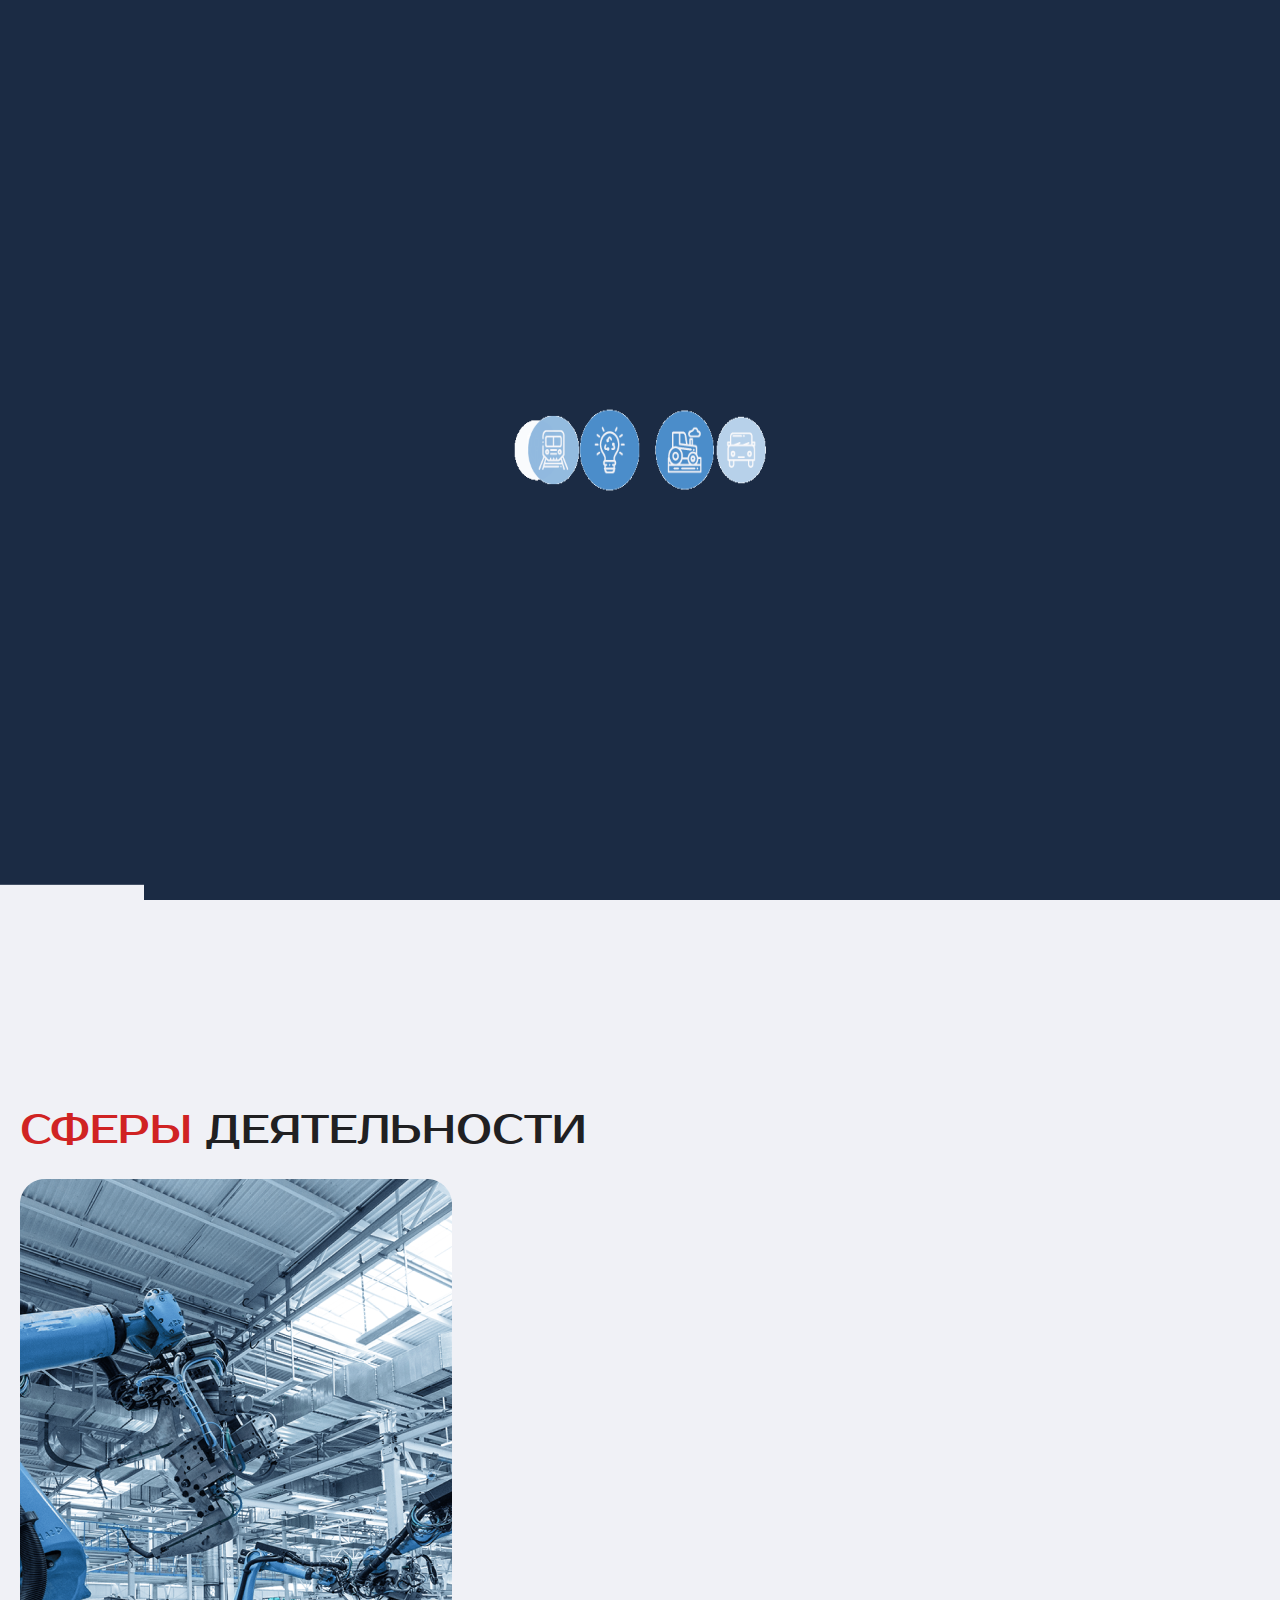
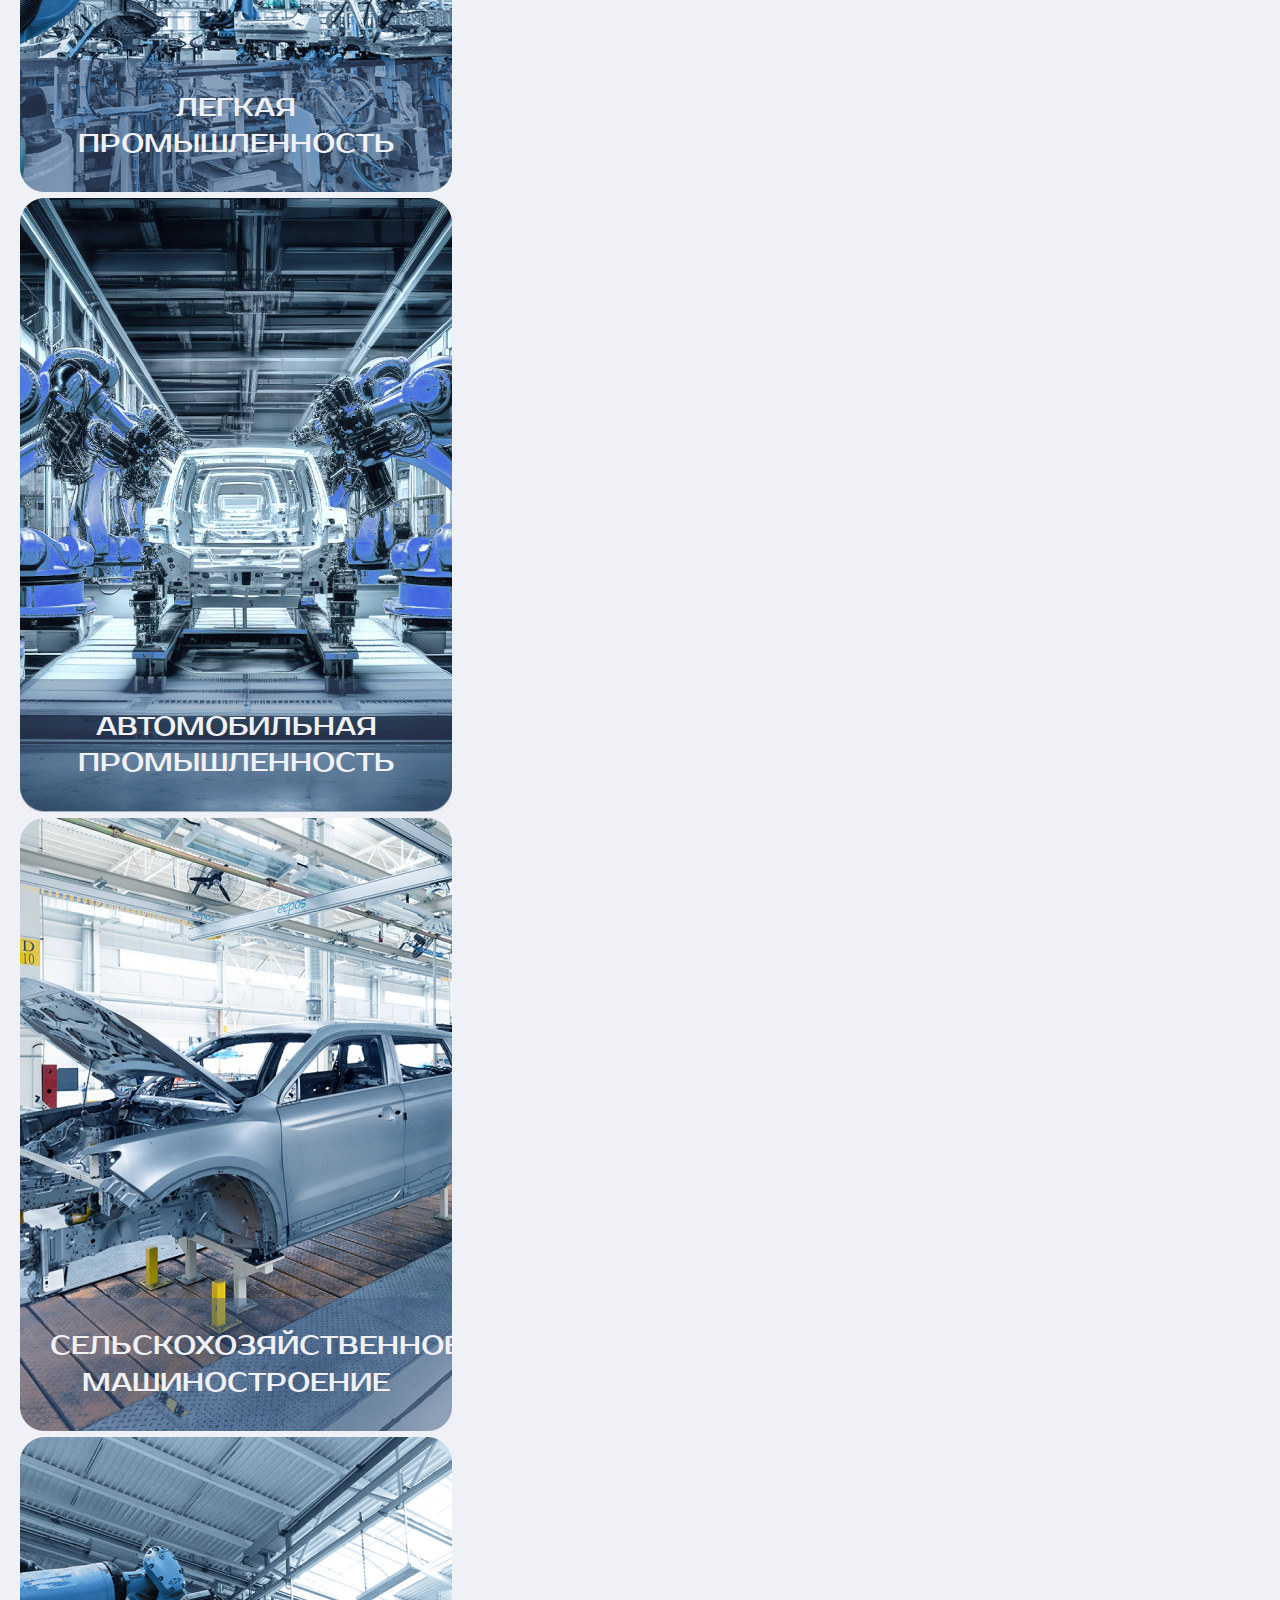
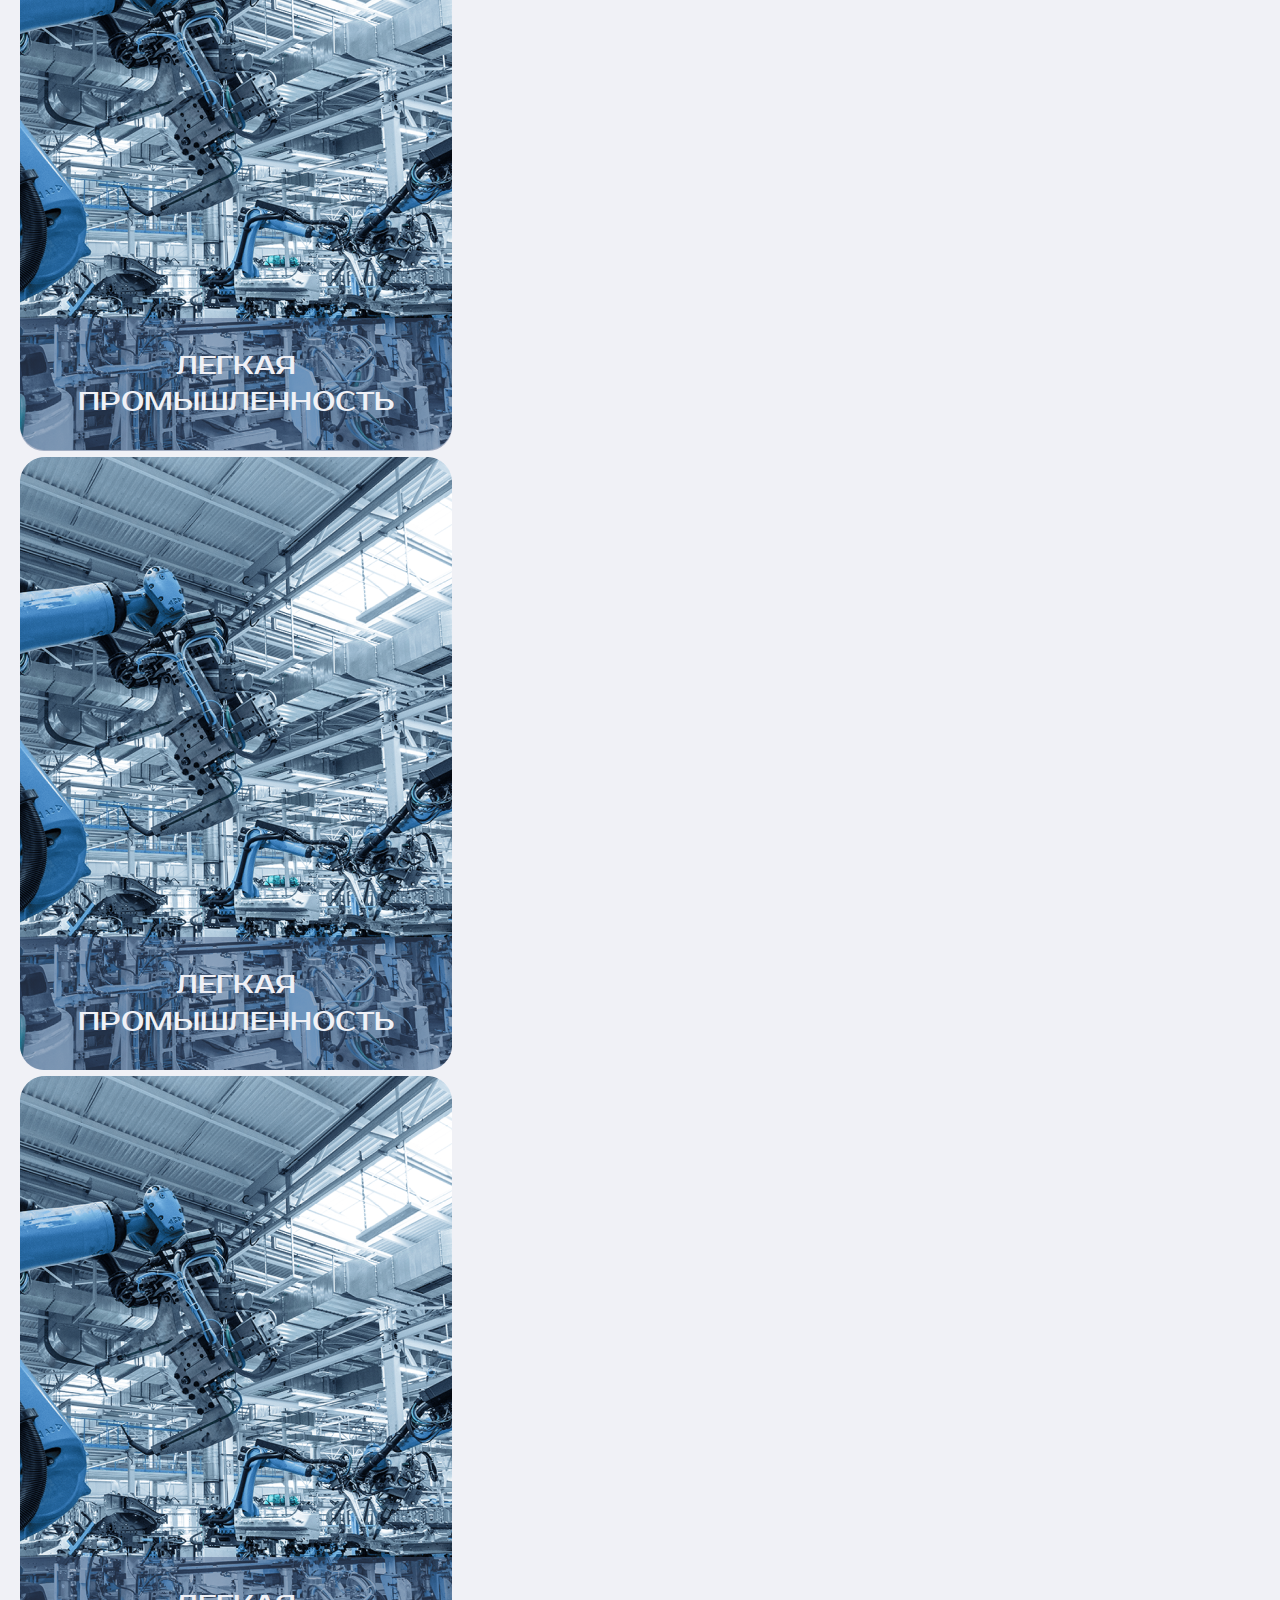
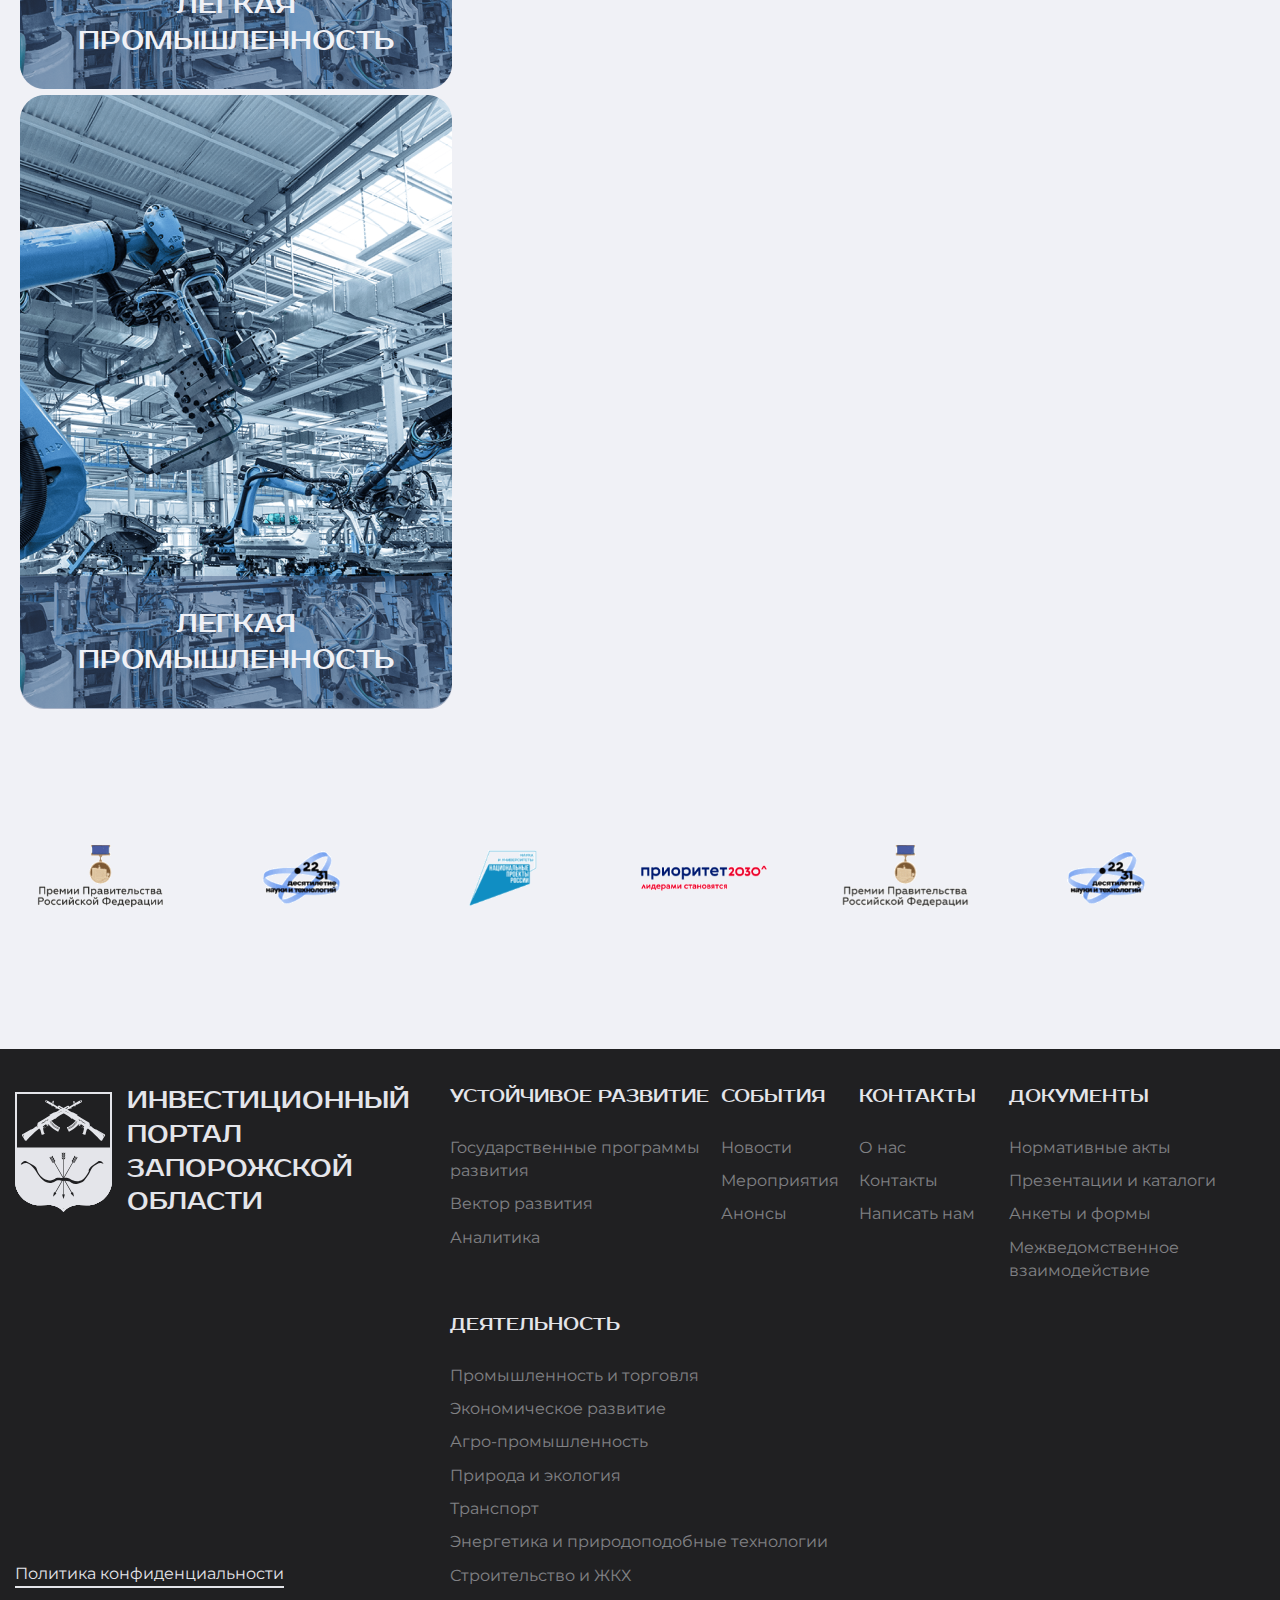
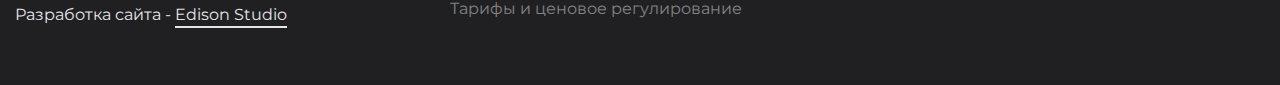
<file: main_map.html>
<!DOCTYPE html>
<html lang="ru">

<head>
    <meta charset="utf-8">
    <meta http-equiv="X-UA-Compatible" content="IE=edge">
    <meta name="viewport" content="width=device-width, initial-scale=1">
    <!-- The above 3 meta tags *must* come first in the head; any other head content must come *after* these tags -->
    <title></title>

    <!-- CSS -->
    <link href="css/main.css" rel="stylesheet">
    <link href="css/media.css" rel="stylesheet">

    <link href="slick/slick.css" rel="stylesheet">
    <link href="slick/slick-theme.css" rel="stylesheet">
    <!-- HTML5 shim and Respond.js for IE8 support of HTML5 elements and media queries -->
    <!-- WARNING: Respond.js doesn't work if you view the page via file:// -->
    <!--[if lt IE 9]>
      <script src="https://oss.maxcdn.com/html5shiv/3.7.2/html5shiv.min.js"></script>
      <script src="https://oss.maxcdn.com/respond/1.4.2/respond.min.js"></script>
    <![endif]-->
</head>

<div id="preloader">
    <img src="/images/preloader.gif" alt="Прелоадер">
</div>

<body>

    <nav class="mt-mobile nav-open">
        <div class="mt-menu__block">
            <div class="mt-munu-mb">
                <div class="header-navigation-wr">
                    <div class="header-navigation">
                        <div class="menu-block">
                            <div class="menu-block__items">
                                <div class="menu-block__item">
                                    <div class="menu-block__item__title">
                                        <a href="#" class="menu-block__item__title-link">ИНВЕСТОРУ</a>
                                    </div>
                                    <div class="menu-block__item__links">
                                        <div class="menu-block__item__left-links">
                                            <a href="#" class="menu-block__item__link">Региональный инвестиционный
                                                стандарт</a>
                                        </div>
                                        <div class="menu-block__item__right-links">
                                            <a href="#" class="menu-block__item__link">Свободная экономическая зона</a>
                                        </div>
                                    </div>
                                </div>
                                <div class="menu-block__item">
                                    <div class="menu-block__item__title">
                                        <a href="#" class="menu-block__item__title-link">Деятельность</a>
                                    </div>
                                    <div class="menu-block__item__links">
                                        <div class="menu-block__item__left-links">
                                            <a href="#" class="menu-block__item__link">Промышленность и торговля</a>
                                            <a href="#" class="menu-block__item__link">Агро-промышленность</a>
                                            <a href="#" class="menu-block__item__link">Экономическое развитие</a>
                                            <a href="#" class="menu-block__item__link">Природа и экология</a>
                                            <a href="#" class="menu-block__item__link">Энергетика и природоподобные
                                                технологии</a>
                                            <a href="#" class="menu-block__item__link">Тарифы и ценовое
                                                регулирование</a>
                                        </div>
                                        <div class="menu-block__item__right-links">
                                            <a href="#" class="menu-block__item__link">Экономическое развитие</a>
                                            <a href="#" class="menu-block__item__link">Промышленность и торговля</a>
                                            <a href="#" class="menu-block__item__link">Агро-промышленность</a>
                                            <a href="#" class="menu-block__item__link">Транспорт</a>
                                            <a href="#" class="menu-block__item__link">Строительство и ЖКХ</a>
                                        </div>
                                    </div>
                                </div>
                                <div class="menu-block__item">
                                    <div class="menu-block__item__title">
                                        <a href="#" class="menu-block__item__title-link">Устойчивое развитие ЗАПОРОЖСКОЙ
                                            ОБЛАСТИ</a>
                                        <a href="#" class="menu-block__item__title-link">Документы</a>
                                    </div>
                                    <div class="menu-block__item__links">
                                        <div class="menu-block__item__left-links">
                                            <a href="#" class="menu-block__item__link">Государственные программы
                                                развития</a>
                                            <a href="#" class="menu-block__item__link">Вектор развития</a>
                                            <a href="#" class="menu-block__item__link">Аналитика</a>
                                        </div>
                                        <div class="menu-block__item__right-links">
                                            <a href="#" class="menu-block__item__link">Нормативные акты</a>
                                            <a href="#" class="menu-block__item__link">Презентации и каталоги</a>
                                            <a href="#" class="menu-block__item__link">Анкеты и формы</a>
                                            <a href="#" class="menu-block__item__link">Межведомственное
                                                взаимодействие</a>
                                        </div>
                                    </div>
                                    <div class="menu-block__item__title last__item">
                                        <a href="#" class="menu-block__item__title-link">Контакты</a>
                                        <a href="#" class="menu-block__item__title-link">События</a>
                                    </div>
                                    <div class="menu-block__item__links">
                                        <div class="menu-block__item__left-links">
                                            <a href="#" class="menu-block__item__link">О нас</a>
                                            <a href="#" class="menu-block__item__link">Контакты</a>
                                            <a href="#" class="menu-block__item__link">Написать нам</a>
                                        </div>
                                        <div class="menu-block__item__right-links">
                                            <a href="#" class="menu-block__item__link">Новости</a>
                                            <a href="#" class="menu-block__item__link">Мероприятия</a>
                                            <a href="#" class="menu-block__item__link">Анонсы</a>
                                        </div>
                                    </div>
                                </div>
                            </div>
                        </div>
                    </div>
                </div>
            </div>
        </div>
    </nav>

    <section class="content-background">

        <header>
            <div class="container top-menu">
                <div class="logo-bl">
                    <div class="logo-img"><img src="images/logo.svg"></div>
                    <div class="ligo-text">Инвестиционный портал<br> Запорожской области</div>
                </div>
                <div class="header-menu">
                    <form>
                        <div class="header-menu__seach-block">
                            <input type="text" name="HeaderSeach" class="header-search__inp"
                                placeholder="Поиск по сайту">
                            <svg class="header-menu__search-svg" width="15" height="16" viewBox="0 0 15 16" fill="none"
                                xmlns="http://www.w3.org/2000/svg">
                                <g id="search-interface-symbol 1" clip-path="url(#clip0_203_3)">
                                    <g id="Group">
                                        <g id="_x34__4_">
                                            <g id="Group_2">
                                                <path id="Vector"
                                                    d="M14.858 14.6839L10.9853 10.8731C11.9994 9.77122 12.6226 8.31401 12.6226 6.71051C12.6221 3.28032 9.79673 0.5 6.31122 0.5C2.82571 0.5 0.000366211 3.28032 0.000366211 6.71051C0.000366211 10.1407 2.82571 12.921 6.31122 12.921C7.8172 12.921 9.19845 12.4001 10.2834 11.5341L14.1712 15.36C14.3606 15.5466 14.6682 15.5466 14.8576 15.36C15.0475 15.1734 15.0475 14.8705 14.858 14.6839ZM6.31122 11.9655C3.3621 11.9655 0.97138 9.61277 0.97138 6.71051C0.97138 3.80825 3.3621 1.45552 6.31122 1.45552C9.26036 1.45552 11.6511 3.80825 11.6511 6.71051C11.6511 9.61277 9.26036 11.9655 6.31122 11.9655Z"
                                                    fill="#E4E5EA" />
                                            </g>
                                        </g>
                                    </g>
                                </g>
                                <defs>
                                    <clipPath id="clip0_203_3">
                                        <rect width="15" height="15" fill="white" transform="translate(0 0.5)" />
                                    </clipPath>
                                </defs>
                            </svg>
                        </div>
                    </form>
                </div>
                <div class="header-menu-OpenBtn black-btn">
                    <svg class="header-menu-OpenBtn-svg" width="15" height="16" viewBox="0 0 15 16" fill="none"
                        xmlns="http://www.w3.org/2000/svg">
                        <g id="search-interface-symbol 1" opacity="0.5" clip-path="url(#clip0_203_3)">
                            <g id="Group">
                                <g id="_x34__4_">
                                    <g id="Group_2">
                                        <path id="Vector"
                                            d="M14.858 14.6839L10.9853 10.8731C11.9994 9.77122 12.6226 8.31401 12.6226 6.71051C12.6221 3.28032 9.79673 0.5 6.31122 0.5C2.82571 0.5 0.000366211 3.28032 0.000366211 6.71051C0.000366211 10.1407 2.82571 12.921 6.31122 12.921C7.8172 12.921 9.19845 12.4001 10.2834 11.5341L14.1712 15.36C14.3606 15.5466 14.6682 15.5466 14.8576 15.36C15.0475 15.1734 15.0475 14.8705 14.858 14.6839ZM6.31122 11.9655C3.3621 11.9655 0.97138 9.61277 0.97138 6.71051C0.97138 3.80825 3.3621 1.45552 6.31122 1.45552C9.26036 1.45552 11.6511 3.80825 11.6511 6.71051C11.6511 9.61277 9.26036 11.9655 6.31122 11.9655Z"
                                            fill="#E4E5EA" />
                                    </g>
                                </g>
                            </g>
                        </g>
                        <defs>
                            <clipPath id="clip0_203_3">
                                <rect width="15" height="15" fill="white" transform="translate(header" />
                            </clipPath>
                        </defs>
                    </svg>
                </div>
                <div class="menu-wrpap">
                    <div class="burger">
                        <i>
                            <img src="images/burgerMenuOpenBlack.png">
                        </i>
                        <i>
                            <img src="images/burgerMenuClose.png">
                        </i>
                    </div>
                </div>
            </div>
        </header>

        <script src="https://cdnjs.cloudflare.com/ajax/libs/jquery/3.7.0/jquery.min.js"
            integrity="sha512-3gJwYpMe3QewGELv8k/BX9vcqhryRdzRMxVfq6ngyWXwo03GFEzjsUm8Q7RZcHPHksttq7/GFoxjCVUjkjvPdw=="
            crossorigin="anonymous" referrerpolicy="no-referrer"></script>


        <script src="https://api-maps.yandex.ru/2.1/?apikey=283c393e-5a44-421e-842f-b5da3be472a6&lang=ru_RU"
            type="text/javascript">
        </script>
        <style>
            html,
            body,
            #map {
                width: 100%;
                height: 100%;
                padding: 0;
                margin: 0;
            }

            #sidebar {
                position: absolute;
                z-index: 1;
                top: 0;
                left: 0;
                width: 791px;
                height: 100%;
                background: rgba(255, 255, 255, 0.7);
                overflow: auto;
                padding-left: 50px;
                padding-right: 50px;
                display: flex;
                flex-direction: column;
                justify-content: center;
            }

            div#sidebar .tit-text {
                font-size: 54px;
                line-height: 64px;
            }

            .tit #sidebar h2 {
                cursor: pointer;
            }

            .mapwrap {
                position: relative;
                height: 1002px;
            }

            #map .ymaps-2-1-79-ground-pane canvas {
                -webkit-filter: grayscale(100%) !important;
            }

            .popover {
                display: block;
            }

            .popover .close {
                position: absolute;
                right: 5px;
                top: 1px;
            }

            .btn {
                margin-top: 10px;
            }

            div#sidebar .categories p {
                font-style: normal;
                font-weight: 700;
                font-size: 16px;
                cursor: pointer;
                width: 100%;
                position: relative;
            }

            div#sidebar .categories p {
                display: inline-block;
                line-height: 2;
                text-decoration: none;
                cursor: pointer;
                margin: 1px 6px;
            }

            div#sidebar .categories p:after {
                background-color: #4B8DCA;
                display: block;
                content: "";
                height: 2px;
                width: 0%;
                -webkit-transition: width .3s ease-in-out;
                -moz--transition: width .3s ease-in-out;
                transition: width .3s ease-in-out;
            }

            div#sidebar .categories p:hover:after,
            div#sidebar .categories p:focus:after {
                width: 100%;
            }

            div#sidebar .categories p:hover {
                color: #4B8DCA;
            }

            div#sidebar .categories p span {
                position: absolute;
                right: 0;
                width: 19px;
                height: 10px;
                background: url(/images/arrow.png);
                background-size: 100%;
                background-position-x: 0px;
                top: 11px;
                transition: 0.4s;
                filter: contrast(50%);
            }

            div#sidebar .categories p:hover span {
                background-position-x: 19px;
                filter: contrast(100%);
            }

            .wrapprerBaloon {
                background-color: #F0F1F6;
                display: flex;
                flex-direction: column;
                align-items: flex-start;
                padding: 20px 10px;
                height: auto;
                overflow: hidden;
            }

            h3.popover-title {
                margin: 0px;
                margin-bottom: 8px;
                font-style: normal;
                font-weight: 700;
                font-size: 16px;
            }

            .fullname {
                border-top: 1px solid #C6CCD8;
                padding-top: 20px;
                margin-top: 20px;
            }

            .popover-content {
                font-style: normal;
                font-weight: 400;
                font-size: 12px;
            }

            .fullname {
                font-style: normal;
                font-weight: 700;
                font-size: 16px;
            }

            @media screen and (max-width: 1480px) {
                div#sidebar .tit-text {
                    font-size: 25px;
                    line-height: 1;
                    margin-bottom: 10px;
                }

                #sidebar {
                    margin: 0px;
                    position: relative;
                    z-index: 1;
                    top: 0;
                    left: 0;
                    width: 100%;
                    padding: 0px;
                    height: 50%;
                    background: rgba(255, 255, 255, 0.7);
                    padding-left: 0px;
                    padding-right: 0px;
                    display: block;
                    margin-top: 10px;
                    margin-bottom: 10px;
                    overflow: auto;
                }

                #map {
                    width: 100%;
                    height: 50%;
                    padding: 0;
                    margin: 0;
                }

                div#sidebar .categories p span {
                    display: none;
                }

                div#sidebar .categories p {
                    display: inline-block;
                    line-height: 2;
                    text-decoration: none;
                    cursor: pointer;
                    margin: 1px 6px;
                    width: auto;
                }
            }
        </style>

        <section class="mapwrap">
            <div id="sidebar">
                <div class="tit-text"><span>Перечень отраслей</span><br> Запорожской области</div>

                <div class="categories">

                </div>
            </div>
            <div id="map"></div>

        </section>
        <script>
            ymaps.ready(init);

            var places = [{
                    name: "ЧАО «Бердянские жатки»",
                    full_name: "Общество с ограниченной ответственностью «Бердянский завод сельхозтехники Основные направления деятельности: производство сельскохозяйственной техники. Разработка и обеспечение предприятий АПК принципиально новыми, современными машинами для сбора зерновых, масленых, кормовых и других культур.",
                    icon: "/images/iconmap1.png",
                    icon_hover: "/images/iconmaphover.png",
                    coords: [47.849082, 35.190831],
                    description: "Производство жаток ЖВН, ЖЗБ, ЖВП; платформ-подборщиков ППТ-3А, КЗС 9/120; приспособлений для уборки подсолнечника ПС-4, ПС-5, ПС-6; косилок пальцевых КПО-2,1.",
                    cat: 'Легкая промышленность',
                    color: 'red'
                }, {
                    name: "ЧАО «Бердянские жатки»",
                    full_name: "ЧАО «Бердянские жатки»",
                    icon: "/images/iconmap1.png",
                    icon_hover: "/images/iconmaphover.png",
                    coords: [47.811071, 35.211152],
                    description: "Производство жаток ЖВН, ЖЗБ, ЖВП; платформ-подборщиков ППТ-3А, КЗС 9/120; приспособлений для уборки подсолнечника ПС-4, ПС-5, ПС-6; косилок пальцевых КПО-2,1.",
                    cat: 'Легкая промышленность',
                    color: 'red'
                }, {
                    name: "ЧАО «Бердянские жатки»",
                    full_name: "Общество с ограниченной ответственностью «Бердянский завод сельхозтехники Основные направления деятельности: производство сельскохозяйственной техники. Разработка и обеспечение предприятий АПК принципиально новыми, современными машинами для сбора зерновых, масленых, кормовых и других культур.",
                    icon: "/images/iconmap1.png",
                    icon_hover: "/images/iconmaphover.png",
                    coords: [47.799119, 35.198088],
                    description: "Производство жаток ЖВН, ЖЗБ, ЖВП; платформ-подборщиков ППТ-3А, КЗС 9/120; приспособлений для уборки подсолнечника ПС-4, ПС-5, ПС-6; косилок пальцевых КПО-2,1.",
                    cat: 'Легкая промышленность',
                    color: 'red'
                }
                // добавьте больше объектов здесь...
            ];

            var categories = [{
                name: "Легкая промышленность",
                b: 0
            }, {
                name: "Автомобильная промышленность",
                b: 0
            }, {
                name: "Сельскохозяйственное  машиностроение",
                b: 0
            }, {
                name: "Сельскохозяйственное  машиностроение",
                b: 0
            }, {
                name: "Сельскохозяйственное  машиностроение",
                b: 0
            }, {
                name: "Сельскохозяйственное  машиностроение",
                b: 0
            }, {
                name: "Сельскохозяйственное  машиностроение",
                b: 0
            }, {
                name: "Легкая промышленность",
                b: 0
            }, {
                name: "Легкая промышленность",
                b: 0
            }, {
                name: "Легкая промышленность",
                b: 0
            }, {
                name: "Легкая промышленность",
                b: 0
            }, {
                name: "Легкая промышленность",
                b: 0
            }, {
                name: "Легкая промышленность",
                b: 0
            }];

            for (i in categories) {
                className = +categories[i].b ? 'class="bold"' : "";
                jQuery('.categories').append('<p ' + className + '>' + categories[i].name + '<span></span></p>');
            }

            function init() {
                var myMap = new ymaps.Map("map", {
                    center: [47.277368, 34.716821],
                    zoom: 9,
                    controls: []
                });


                // Создание макета балуна на основе Twitter Bootstrap.
                MyBalloonLayout = ymaps.templateLayoutFactory.createClass(
                    '<div class="popover top">' +

                    '<div class="arrow"></div>' +
                    '<div class="popover-inner">' +
                    '$[[options.contentLayout observeSize minWidth=235 maxWidth=235 maxHeight=350]]' +
                    '</div>' +
                    '</div>', {
                        /**
                         * Строит экземпляр макета на основе шаблона и добавляет его в родительский HTML-элемент.
                         * @see https://api.yandex.ru/maps/doc/jsapi/2.1/ref/reference/layout.templateBased.Base.xml#build
                         * @function
                         * @name build
                         */
                        build: function () {
                            this.constructor.superclass.build.call(this);

                            this._$element = $('.popover', this.getParentElement());

                            this.applyElementOffset();

                            this._$element.find('.close')
                                .on('click', $.proxy(this.onCloseClick, this));
                        },

                        /**
                         * Удаляет содержимое макета из DOM.
                         * @see https://api.yandex.ru/maps/doc/jsapi/2.1/ref/reference/layout.templateBased.Base.xml#clear
                         * @function
                         * @name clear
                         */
                        clear: function () {
                            this._$element.find('.close')
                                .off('click');

                            this.constructor.superclass.clear.call(this);
                        },

                        /**
                         * Метод будет вызван системой шаблонов АПИ при изменении размеров вложенного макета.
                         * @see https://api.yandex.ru/maps/doc/jsapi/2.1/ref/reference/IBalloonLayout.xml#event-userclose
                         * @function
                         * @name onSublayoutSizeChange
                         */
                        onSublayoutSizeChange: function () {
                            MyBalloonLayout.superclass.onSublayoutSizeChange.apply(this, arguments);

                            if (!this._isElement(this._$element)) {
                                return;
                            }

                            this.applyElementOffset();

                            this.events.fire('shapechange');
                        },

                        /**
                         * Сдвигаем балун, чтобы "хвостик" указывал на точку привязки.
                         * @see https://api.yandex.ru/maps/doc/jsapi/2.1/ref/reference/IBalloonLayout.xml#event-userclose
                         * @function
                         * @name applyElementOffset
                         */
                        applyElementOffset: function () {
                            this._$element.css({
                                left: -(this._$element[0].offsetWidth / 2),
                                top: -(this._$element[0].offsetHeight + this._$element.find('.arrow')[0]
                                    .offsetHeight)
                            });
                        },

                        /**
                         * Закрывает балун при клике на крестик, кидая событие "userclose" на макете.
                         * @see https://api.yandex.ru/maps/doc/jsapi/2.1/ref/reference/IBalloonLayout.xml#event-userclose
                         * @function
                         * @name onCloseClick
                         */
                        onCloseClick: function (e) {
                            e.preventDefault();

                            this.events.fire('userclose');
                        },

                        /**
                         * Используется для автопозиционирования (balloonAutoPan).
                         * @see https://api.yandex.ru/maps/doc/jsapi/2.1/ref/reference/ILayout.xml#getClientBounds
                         * @function
                         * @name getClientBounds
                         * @returns {Number[][]} Координаты левого верхнего и правого нижнего углов шаблона относительно точки привязки.
                         */
                        getShape: function () {
                            if (!this._isElement(this._$element)) {
                                return MyBalloonLayout.superclass.getShape.call(this);
                            }

                            var position = this._$element.position();

                            return new ymaps.shape.Rectangle(new ymaps.geometry.pixel.Rectangle([
                                [position.left, position.top],
                                [
                                    position.left + this._$element[0].offsetWidth,
                                    position.top + this._$element[0].offsetHeight + this._$element
                                    .find('.arrow')[0].offsetHeight
                                ]
                            ]));
                        },

                        /**
                         * Проверяем наличие элемента (в ИЕ и Опере его еще может не быть).
                         * @function
                         * @private
                         * @name _isElement
                         * @param {jQuery} [element] Элемент.
                         * @returns {Boolean} Флаг наличия.
                         */
                        _isElement: function (element) {
                            return element && element[0] && element.find('.arrow')[0];
                        }
                    });

                // Создание вложенного макета содержимого балуна.
                MyBalloonContentLayout = ymaps.templateLayoutFactory.createClass(
                    '<div class="wrapprerBaloon" style="border-top:2px solid $[properties.color]"><h3 class="popover-title">$[properties.balloonHeader]</h3>' +
                    '<div class="popover-content $[properties.color]">$[properties.balloonContent]</div><div class="fullname">$[properties.fullname]</div></div>'
                );


                var myCollection = new ymaps.GeoObjectCollection();

                places.forEach(function (place, index) {
                    window['myPlacemark' + index] = new ymaps.Placemark(
                        place.coords, {
                            balloonHeader: place.name,
                            balloonContent: place.description,
                            color: place.color,
                            fullname: place.full_name,
                        }, {
                            hideIconOnBalloonOpen: false,
                            balloonShadow: false,
                            balloonLayout: MyBalloonLayout,
                            balloonContentLayout: MyBalloonContentLayout,
                            balloonPanelMaxMapArea: 0,
                            iconLayout: 'default#image',
                            iconImageHref: place.icon,
                            iconImageSize: [32, 32]
                        }
                    );

                    window['myPlacemark' + index].events.add('mouseenter', function (e) {
                        e._cache.target.balloon.open();
                        e.get('target').options.set('iconImageHref', place.icon_hover);

                    }).add('mouseleave', function (e) {
                        e.get('target').options.set('iconImageHref', place.icon);
                    });


                    window['myPlacemark' + index].events.add('click', function () {
                        window['myPlacemark' + index].balloon.open();
                    });

                    myCollection.add(window['myPlacemark' + index]);
                    // document.querySelector('#sidebar').innerHTML += '<h2 class="place" index="' + index + '">' + place.name + '</h2>';


                });

                // jQuery('body').on('click touchend', '.place', function() {
                //     var ind = jQuery(this).attr('index');
                //     myMap.setCenter(places[ind].coords, 14, {
                //         //  checkZoomRange: true
                //     });
                //     window['myPlacemark' + ind].balloon.open();
                // });



                myMap.geoObjects.add(myCollection);


                var rayon1 = [
                    [35.34576, 47.4318],
                    [35.65063, 47.53018],
                    [35.74951, 47.48751],
                    [35.73578, 47.58764],
                    [35.7193, 47.64781],
                    [35.74951, 47.66631],
                    [35.80994, 47.64596],
                    [36.01181, 47.59968],
                    [36.15189, 47.60987],
                    [36.21918, 47.61357],
                    [36.362, 47.63393],
                    [36.44165, 47.59876],
                    [36.44989, 47.55985],
                    [36.57349, 47.56911],
                    [36.70258, 47.42995],
                    [36.88934, 47.37975],
                    [36.96075, 47.35743],
                    [36.95801, 47.31276],
                    [36.80969, 47.26432],
                    [36.67786, 47.26246],
                    [36.65588, 47.21957],
                    [36.61469, 47.19158],
                    [36.50482, 47.16171],
                    [36.37299, 47.1505],
                    [36.34552, 47.19345],
                    [36.2851, 47.16731],
                    [36.19446, 47.17104],
                    [36.16699, 47.26246],
                    [35.98022, 47.24381],
                    [35.95001, 47.16918],
                    [35.84564, 47.14303],
                    [35.8374, 47.10752],
                    [35.86212, 47.06264],
                    [35.78247, 47.05328],
                    [35.68359, 47.06077],
                    [35.66437, 47.12061],
                    [35.5957, 47.15797],
                    [35.62317, 47.20837],
                    [35.64514, 47.26991],
                    [35.52704, 47.34813],
                    [35.39246, 47.40764],
                    [35.34576, 47.4318]

                ];

                var rayon2 = [
                    [35.37323, 47.46152],
                    [35.2771, 47.48194],
                    [35.33203, 47.54131],
                    [35.26886, 47.61727],
                    [35.21393, 47.69867],
                    [35.18097, 47.7504],
                    [35.14526, 47.80393],
                    [35.10681, 47.8233],
                    [35.06836, 47.85095],
                    [35.07248, 47.86846],
                    [35.11368, 47.88228],
                    [35.16312, 47.87307],
                    [35.23453, 47.86662],
                    [35.30182, 47.87583],
                    [35.37186, 47.89609],
                    [35.45151, 47.89609],
                    [35.52979, 47.88136],
                    [35.5957, 47.87859],
                    [35.67398, 47.89056],
                    [35.7605, 47.88872],
                    [35.85114, 47.89425],
                    [35.86761, 47.84819],
                    [35.84564, 47.80024],
                    [35.82916, 47.73932],
                    [35.84564, 47.71531],
                    [35.94727, 47.72085],
                    [36.01593, 47.71531],
                    [35.90332, 47.68203],
                    [35.98572, 47.65429],
                    [36.09558, 47.68758],
                    [36.12305, 47.67094],
                    [36.07635, 47.63023],
                    [36.0276, 47.61311],
                    [35.91019, 47.63393],
                    [35.80376, 47.66076],
                    [35.74265, 47.67325],
                    [35.70282, 47.66631],
                    [35.72891, 47.52462],
                    [35.64651, 47.54594],
                    [35.56274, 47.52833],
                    [35.39795, 47.47452],
                    [35.37323, 47.46152]

                ]

                var rayon3 = [
                    [35.26611, 47.47359],
                    [35.3334, 47.45781],
                    [35.36499, 47.45224],
                    [35.32928, 47.42995],
                    [35.37186, 47.39742],
                    [35.54901, 47.30531],
                    [35.60669, 47.25314],
                    [35.56, 47.16544],
                    [35.51331, 47.10378],
                    [35.41718, 47.10191],
                    [35.34576, 47.10752],
                    [35.24139, 47.07199],
                    [34.99969, 47.03082],
                    [34.90906, 47.03269],
                    [34.80194, 47.07386],
                    [34.74152, 47.07012],
                    [34.56848, 47.04205],
                    [34.552, 47.115],
                    [34.58496, 47.24381],
                    [34.64813, 47.34999],
                    [34.53827, 47.36301],
                    [34.47784, 47.28482],
                    [34.38446, 47.26618],
                    [34.31305, 47.37231],
                    [34.38721, 47.40207],
                    [34.44489, 47.45781],
                    [34.48883, 47.48566],
                    [34.64813, 47.53575],
                    [34.70856, 47.54316],
                    [34.77173, 47.46709],
                    [34.86511, 47.44109],
                    [34.89258, 47.39649],
                    [35.02167, 47.40393],
                    [35.06287, 47.45595],
                    [35.18372, 47.44667],
                    [35.23727, 47.42716],
                    [35.26268, 47.47081],
                    [35.26611, 47.47359]

                ]
                var rayon4 = [
                    [35.56686, 47.1491],
                    [35.58884, 47.14957],
                    [35.61836, 47.12434],
                    [35.6472, 47.10892],
                    [35.66505, 47.06825],
                    [35.66505, 47.05141],
                    [35.71243, 47.04018],
                    [35.86349, 47.0458],
                    [35.8707, 47.0486],
                    [35.8659, 47.06802],
                    [35.85457, 47.08766],
                    [35.91431, 47.08649],
                    [35.961, 47.03644],
                    [35.99258, 47.01023],
                    [36.0434, 47.01397],
                    [36.07498, 46.99149],
                    [36.064, 46.92682],
                    [36.01593, 46.90712],
                    [35.95963, 46.89023],
                    [35.97473, 46.86958],
                    [36.04752, 46.87897],
                    [36.09833, 46.88648],
                    [36.15051, 46.87052],
                    [36.10794, 46.85268],
                    [36.09009, 46.83389],
                    [36.05988, 46.8151],
                    [36.0228, 46.80664],
                    [36.01593, 46.77843],
                    [36.03516, 46.7568],
                    [35.97198, 46.74268],
                    [35.92804, 46.72574],
                    [35.90195, 46.70503],
                    [35.91293, 46.65038],
                    [35.73029, 46.54564],
                    [35.44739, 46.43407],
                    [35.36499, 46.51541],
                    [35.26886, 46.55886],
                    [35.1947, 46.57963],
                    [35.17548, 46.67206],
                    [35.04501, 46.47097],
                    [34.98871, 46.48516],
                    [34.92966, 46.50974],
                    [34.87747, 46.51824],
                    [34.88846, 46.53619],
                    [34.89395, 46.55697],
                    [34.84039, 46.55603],
                    [34.76074, 46.55414],
                    [34.73465, 46.58341],
                    [34.72916, 46.62964],
                    [34.76074, 46.6598],
                    [34.74426, 46.69843],
                    [34.68796, 46.68336],
                    [34.65637, 46.69373],
                    [34.61792, 46.71821],
                    [34.63852, 46.73327],
                    [34.66599, 46.73327],
                    [34.73465, 46.75115],
                    [34.76074, 46.76056],
                    [34.76761, 46.77843],
                    [34.76349, 46.80006],
                    [34.78546, 46.83107],
                    [34.80606, 46.83671],
                    [34.78958, 46.88272],
                    [34.74152, 46.89117],
                    [34.73328, 46.96057],
                    [34.69345, 46.9662],
                    [34.66049, 46.97744],
                    [34.61105, 46.99149],
                    [34.57397, 47.02801],
                    [34.6756, 47.03737],
                    [34.77173, 47.05141],
                    [34.84726, 47.04393],
                    [34.93652, 47.01116],
                    [35.02029, 47.01772],
                    [35.29495, 47.05235],
                    [35.42679, 47.07573],
                    [35.48584, 47.08064],
                    [35.53013, 47.09093],
                    [35.54558, 47.12037],
                    [35.56206, 47.14443],
                    [35.56686, 47.1491]

                ]
                var rayon5 = [
                    [35.07797, 47.83021],
                    [35.06561, 47.81246],
                    [35.04913, 47.80555],
                    [35.02579, 47.80831],
                    [35.00038, 47.81684],
                    [34.98081, 47.81684],
                    [34.96124, 47.81523],
                    [34.95266, 47.82906],
                    [34.94957, 47.8422],
                    [34.93961, 47.84865],
                    [34.91764, 47.84312],
                    [34.89326, 47.82952],
                    [34.86992, 47.81846],
                    [34.86202, 47.8037],
                    [34.84966, 47.7984],
                    [34.83662, 47.79586],
                    [34.83181, 47.78779],
                    [34.82014, 47.78248],
                    [34.89258, 47.76241],
                    [34.93515, 47.75964],
                    [34.97017, 47.75871],
                    [34.9585, 47.74117],
                    [34.95369, 47.72732],
                    [34.94064, 47.713],
                    [34.9276, 47.70237],
                    [34.93378, 47.68296],
                    [34.92554, 47.66585],
                    [34.91386, 47.66446],
                    [34.91386, 47.63995],
                    [34.92966, 47.62653],
                    [34.9379, 47.59922],
                    [34.93584, 47.58718],
                    [34.93378, 47.57745],
                    [34.9585, 47.56355],
                    [34.96811, 47.55892],
                    [35.01961, 47.58162],
                    [35.03128, 47.59505],
                    [35.04227, 47.61311],
                    [35.06355, 47.62653],
                    [35.10201, 47.65059],
                    [35.10818, 47.66816],
                    [35.11093, 47.70006],
                    [35.11711, 47.72824],
                    [35.14732, 47.74533],
                    [35.14114, 47.77394],
                    [35.10544, 47.79932],
                    [35.08621, 47.82284],
                    [35.07797, 47.83021]

                ]
                var rayon6 = [
                    [36.66412, 47.19624],
                    [36.78841, 47.20324],
                    [36.78841, 47.19811],
                    [36.81107, 47.19904],
                    [36.85844, 47.20044],
                    [36.87561, 47.18598],
                    [36.96899, 47.14116],
                    [37.00333, 47.11874],
                    [36.99371, 47.06965],
                    [37.09259, 47.03925],
                    [37.11525, 47.0486],
                    [37.118, 47.02848],
                    [37.09259, 47.00461],
                    [37.13104, 46.98306],
                    [37.11319, 46.95589],
                    [37.08092, 46.95589],
                    [37.03079, 46.93807],
                    [37.04933, 46.90055],
                    [37.05963, 46.87521],
                    [36.99852, 46.85972],
                    [36.94359, 46.83765],
                    [36.90445, 46.80053],
                    [36.85638, 46.75445],
                    [36.82892, 46.70032],
                    [36.79321, 46.63341],
                    [36.81244, 46.74174],
                    [36.72729, 46.77843],
                    [36.58859, 46.77937],
                    [36.47736, 46.7408],
                    [36.4183, 46.71915],
                    [36.3208, 46.67583],
                    [36.28235, 46.60983],
                    [36.18347, 46.49839],
                    [36.16013, 46.52958],
                    [36.26175, 46.61737],
                    [36.22604, 46.65226],
                    [36.06674, 46.65792],
                    [35.93765, 46.66075],
                    [35.9404, 46.69749],
                    [35.96237, 46.71727],
                    [36.01181, 46.73233],
                    [36.06125, 46.7615],
                    [36.04477, 46.78219],
                    [36.0791, 46.80758],
                    [36.15875, 46.84516],
                    [36.16837, 46.87287],
                    [36.14227, 46.88695],
                    [36.07635, 46.89445],
                    [35.99533, 46.87756],
                    [36.007, 46.8968],
                    [36.04889, 46.90618],
                    [36.08185, 46.92401],
                    [36.08253, 46.96057],
                    [36.08597, 46.99243],
                    [36.05576, 47.04393],
                    [35.99533, 47.03269],
                    [35.95276, 47.0776],
                    [35.91431, 47.10004],
                    [35.86899, 47.115],
                    [35.88409, 47.1421],
                    [35.95688, 47.14863],
                    [35.97473, 47.19811],
                    [36.0173, 47.22703],
                    [36.08597, 47.23729],
                    [36.15326, 47.24568],
                    [36.16974, 47.15517],
                    [36.23428, 47.1533],
                    [36.29059, 47.15517],
                    [36.31805, 47.15517],
                    [36.33453, 47.13462],
                    [36.43341, 47.13742],
                    [36.52817, 47.1477],
                    [36.62567, 47.16638],
                    [36.66412, 47.19624]
                ]


                for (i in rayon1) {
                    rayon1[i] = reverce(rayon1[i]);
                }

                for (i in rayon2) {
                    rayon2[i] = reverce(rayon2[i]);
                }

                for (i in rayon3) {
                    rayon3[i] = reverce(rayon3[i]);
                }

                for (i in rayon4) {
                    rayon4[i] = reverce(rayon4[i]);
                }

                for (i in rayon5) {
                    rayon5[i] = reverce(rayon5[i]);
                }

                for (i in rayon6) {
                    rayon6[i] = reverce(rayon6[i]);
                }

                var myPolygon = new ymaps.Polygon([
                    rayon1
                ], {}, {
                    fillColor: '#4b8dca57',
                    strokeColor: '#3F4D63',
                    strokeWidth: 2
                });

                var myPolygon2 = new ymaps.Polygon([
                    rayon2
                ], {}, {
                    fillColor: '#4b8dca57',
                    strokeColor: '#3F4D63',
                    strokeWidth: 2
                });


                var myPolygon3 = new ymaps.Polygon([
                    rayon3
                ], {}, {
                    fillColor: '#4b8dca57',
                    strokeColor: '#3F4D63',
                    strokeWidth: 2
                });

                var myPolygon4 = new ymaps.Polygon([
                    rayon4
                ], {}, {
                    fillColor: '#4b8dca57',
                    strokeColor: '#3F4D63',
                    strokeWidth: 2
                });

                var myPolygon5 = new ymaps.Polygon([
                    rayon5
                ], {}, {
                    fillColor: '#4b8dca57',
                    strokeColor: '#3F4D63',
                    strokeWidth: 2
                });

                var myPolygon6 = new ymaps.Polygon([
                    rayon6
                ], {}, {
                    fillColor: '#4b8dca57',
                    strokeColor: '#3F4D63',
                    strokeWidth: 2
                });


                myMap.geoObjects.add(myPolygon);
                myMap.geoObjects.add(myPolygon2);
                myMap.geoObjects.add(myPolygon3);
                myMap.geoObjects.add(myPolygon4);
                myMap.geoObjects.add(myPolygon5);
                myMap.geoObjects.add(myPolygon6);
            }

            function reverce(e) {
                return [e[1], e[0]];
            }
        </script>


        <div class="container">
            <div class="tit-text"><span>СФЕРЫ</span> ДЕЯТЕЛЬНОСТИ</div>

            <div class="slid-bl responsive">
                <div class="slid-img">
                    <div class="slid-img-is"><img src="images/card.png"></div>
                    <div class="slid-text">Легкая промышленность</div>
                </div>
                <div class="slid-img">
                    <div class="slid-img-is"><img src="images/card-2.png"></div>
                    <div class="slid-text">Автомобильная<br> промышленность</div>
                </div>
                <div class="slid-img">
                    <div class="slid-img-is"><img src="images/card-3.png"></div>
                    <div class="slid-text">Сельскохозяйственное<br> машиностроение</div>
                </div>
                <div class="slid-img">
                    <div class="slid-img-is"><img src="images/card.png"></div>
                    <div class="slid-text">Легкая промышленность</div>
                </div>
                <div class="slid-img">
                    <div class="slid-img-is"><img src="images/card.png"></div>
                    <div class="slid-text">Легкая промышленность</div>
                </div>
                <div class="slid-img">
                    <div class="slid-img-is"><img src="images/card.png"></div>
                    <div class="slid-text">Легкая промышленность</div>
                </div>
                <div class="slid-img">
                    <div class="slid-img-is"><img src="images/card.png"></div>
                    <div class="slid-text">Легкая промышленность</div>
                </div>
            </div>


            <div class="brend-bl"><img src="images/brend.png"></div>


        </div>

        <footer>

            <div class="container">
                <div class="foter-wrap">

                    <div class="logo-in">
                        <div class="logo-wrap">
                            <div class="logo-fut">
                                <div class="logo-fut-img"><img src="images/logo-fut.svg"></div>
                                <div class="logo-fut-text">Инвестиционный<br> портал Запорожской<br> области</div>
                            </div>
                            <div class="polise-bl">
                                <a class="pol-is" href="">Политика конфиденциальности</a>
                                <div class="web-is">Разработка сайта - <a href="">Edison Studio</a></div>
                            </div>
                        </div>
                    </div>
                    <div class="menu-in">
                        <div class="menu-is-fot">
                            <div class="meny-tit">Устойчивое развитие </div>
                            <ul class="meny-fot">
                                <li><a href="">Государственные программы развития</a></li>
                                <li><a href="">Вектор развития</a></li>
                                <li><a href="">Аналитика</a></li>
                            </ul>
                        </div>
                        <div class="menu-is-fot">
                            <div class="meny-tit">События</div>
                            <ul class="meny-fot">
                                <li><a href="">Новости</a></li>
                                <li><a href="">Мероприятия</a></li>
                                <li><a href="">Анонсы</a></li>
                            </ul>
                        </div>
                        <div class="menu-is-fot">
                            <div class="meny-tit">Контакты</div>
                            <ul class="meny-fot">
                                <li><a href="">О нас</a></li>
                                <li><a href="">Контакты</a></li>
                                <li><a href="">Написать нам</a></li>
                            </ul>
                        </div>
                        <div class="menu-is-fot">
                            <div class="meny-tit">Документы</div>
                            <ul class="meny-fot">
                                <li><a href="">Нормативные акты</a></li>
                                <li><a href="">Презентации и каталоги</a></li>
                                <li><a href="">Анкеты и формы</a></li>
                                <li><a href="">Межведомственное взаимодействие</a></li>
                            </ul>
                        </div>

                        <div class="menu-is-fot">
                            <div class="meny-tit">Деятельность</div>
                            <ul class="meny-fot">
                                <li><a href="">Промышленность и торговля</a></li>
                                <li><a href="">Экономическое развитие</a></li>
                                <li><a href="">Агро-промышленность</a></li>
                                <li><a href="">Природа и экология</a></li>
                                <li><a href="">Транспорт</a></li>
                                <li><a href="">Энергетика и природоподобные технологии</a></li>
                                <li><a href="">Строительство и ЖКХ</a></li>
                                <li><a href="">Тарифы и ценовое регулирование</a></li>
                            </ul>
                        </div>
                    </div>


                </div>
            </div>

        </footer>

    </section>


    <!-- jQuery (necessary for Bootstrap's JavaScript plugins) -->
    <script src="https://ajax.googleapis.com/ajax/libs/jquery/1.11.3/jquery.min.js"></script>
    <!-- Include all compiled plugins (below), or include individual files as needed -->
    <script src="slick/slick.min.js"></script>
    <script src="js/main.js"></script>
    <script src="js/map.js"></script>


</body>

</html>
</file>
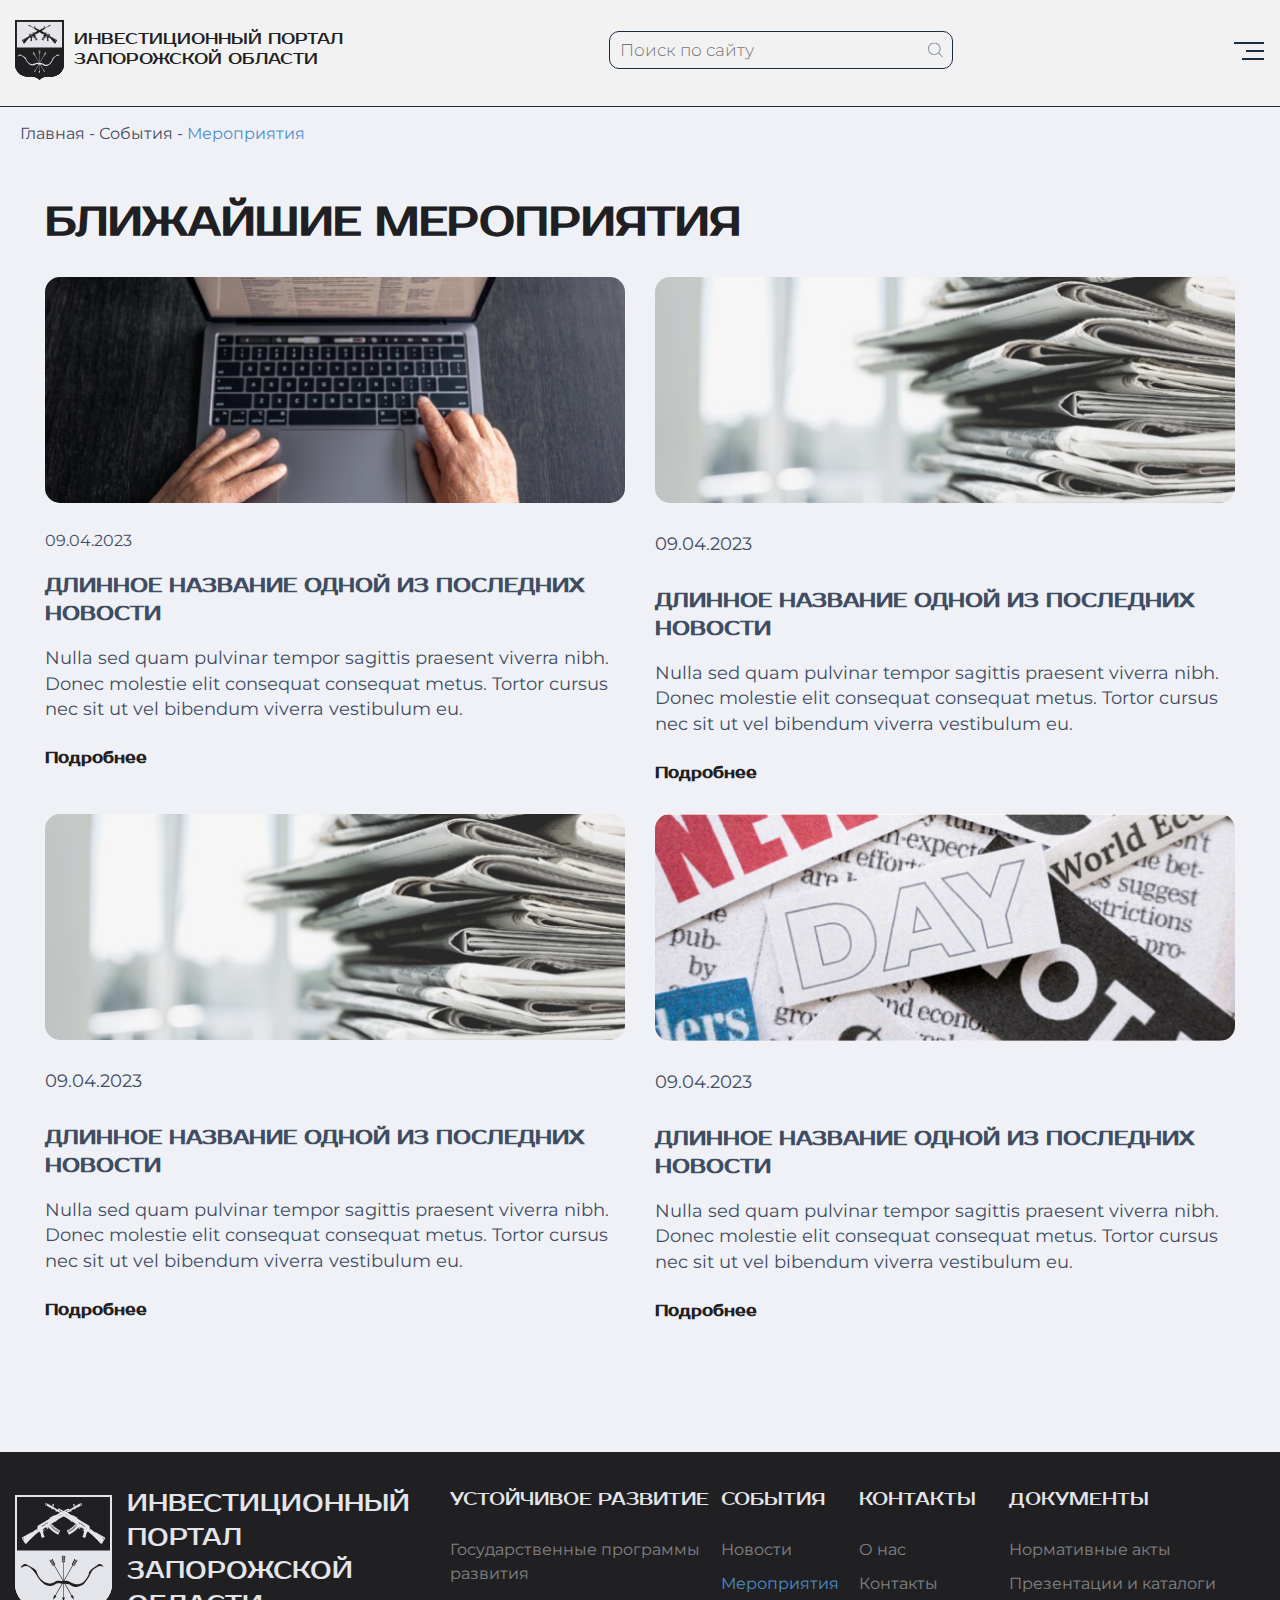
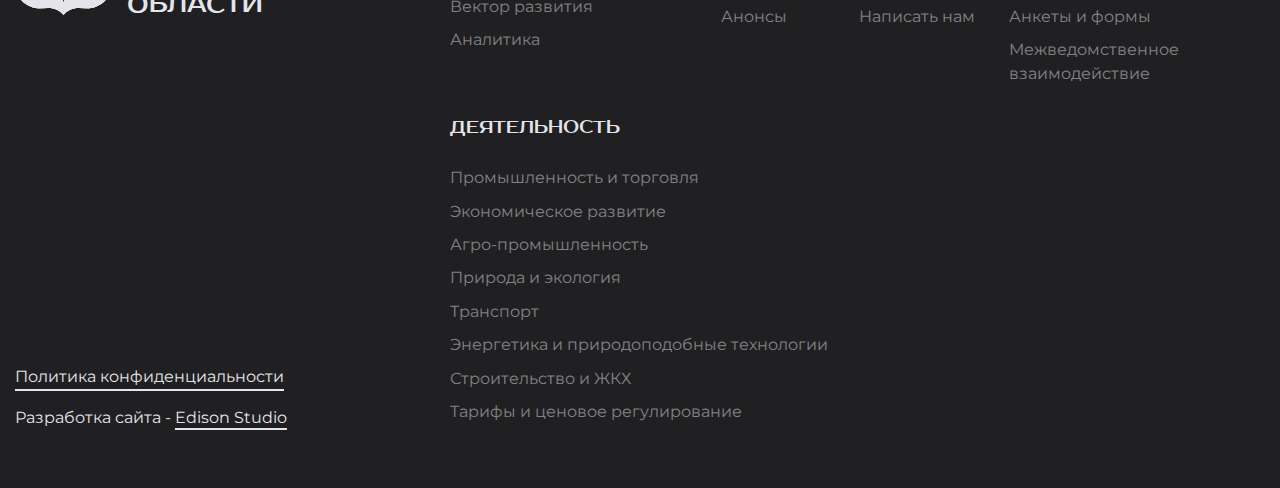
<file: medidas.html>
<!DOCTYPE html>
<html lang="ru">

<head>
    <meta charset="UTF-8">
    <meta name="viewport" content="width=device-width, initial-scale=1.0">
    <title>Мероприятия</title>

    <link href="css/main.css" rel="stylesheet">
    <link href="css/media.css" rel="stylesheet">

</head>

<body>
    <nav class="mt-mobile nav-open">
        <div class="mt-menu__block">
            <div class="mt-munu-mb">
                <div class="header-navigation-wr">
                    <div class="header-navigation">
                        <div class="menu-block">
                            <div class="menu-block__items">
                                <div class="menu-block__item">
                                    <div class="menu-block__item__links">
                                        <div class="menu-block__item__left-links">
                                            <a href="#" class="menu-block__item__title-link">ИНВЕСТОРУ</a>

                                            <a href="#" class="menu-block__item__link">Региональный инвестиционный
                                                стандарт</a>
                                        </div>
                                        <div class="menu-block__item__right-links">
                                            <a href="#" class="menu-block__item__link">Свободная экономическая зона</a>
                                        </div>
                                    </div>
                                </div>
                                <div class="menu-block__item">
                                    <div class="menu-block__item__links">
                                        <div class="menu-block__item__left-links">
                                            <a href="#" class="menu-block__item__title-link">Деятельность</a>

                                            <a href="#" class="menu-block__item__link">Промышленность и торговля</a>
                                            <a href="#" class="menu-block__item__link">Агро-промышленность</a>
                                            <a href="#" class="menu-block__item__link">Экономическое развитие</a>
                                            <a href="#" class="menu-block__item__link">Природа и экология</a>
                                            <a href="#" class="menu-block__item__link">Энергетика и природоподобные
                                                технологии</a>
                                            <a href="#" class="menu-block__item__link">Тарифы и ценовое
                                                регулирование</a>
                                        </div>
                                        <div class="menu-block__item__right-links">
                                            <a href="#" class="menu-block__item__link">Экономическое развитие</a>
                                            <a href="#" class="menu-block__item__link">Промышленность и торговля</a>
                                            <a href="#" class="menu-block__item__link">Агро-промышленность</a>
                                            <a href="#" class="menu-block__item__link">Транспорт</a>
                                            <a href="#" class="menu-block__item__link">Строительство и ЖКХ</a>
                                        </div>
                                    </div>
                                </div>
                                <div class="menu-block__item">
                                    <div class="menu-block__item__links">
                                        <div class="menu-block__item__left-links">
                                            <a href="#" class="menu-block__item__title-link">Устойчивое развитие
                                                ЗАПОРОЖСКОЙ ОБЛАСТИ</a>

                                            <a href="#" class="menu-block__item__link">Государственные программы
                                                развития</a>
                                            <a href="#" class="menu-block__item__link">Вектор развития</a>
                                            <a href="#" class="menu-block__item__link">Аналитика</a>
                                        </div>
                                        <div class="menu-block__item__right-links">
                                            <a href="#" class="menu-block__item__title-link paddTop-item">Документы</a>

                                            <a href="#" class="menu-block__item__link">Нормативные акты</a>
                                            <a href="#" class="menu-block__item__link">Презентации и каталоги</a>
                                            <a href="#" class="menu-block__item__link">Анкеты и формы</a>
                                            <a href="#" class="menu-block__item__link">Межведомственное
                                                взаимодействие</a>
                                        </div>
                                    </div>
                                    <div class="menu-block__item__links last__item">
                                        <div class="menu-block__item__left-links">
                                            <a href="#" class="menu-block__item__title-link">Контакты</a>

                                            <a href="#" class="menu-block__item__link">О нас</a>
                                            <a href="#" class="menu-block__item__link">Контакты</a>
                                            <a href="#" class="menu-block__item__link">Написать нам</a>
                                        </div>
                                        <div class="menu-block__item__right-links">
                                            <a href="#" class="menu-block__item__title-link paddTop-item">События</a>

                                            <a href="#" class="menu-block__item__link">Новости</a>
                                            <a href="#" class="menu-block__item__link">Мероприятия</a>
                                            <a href="#" class="menu-block__item__link">Анонсы</a>
                                        </div>
                                    </div>
                                </div>
                            </div>
                        </div>
                    </div>
                </div>
            </div>
        </div>
    </nav>


    <section class="content-background">

        <header>
            <div class="container top-menu">
                <div class="logo-bl">
                    <div class="logo-img"><img src="images/logo.svg"></div>
                    <div class="ligo-text">Инвестиционный портал<br> Запорожской области</div>
                </div>
                <div class="header-menu">
                    <form>
                        <div class="header-menu__seach-block">
                            <input type="text" name="HeaderSeach" class="header-search__inp"
                                placeholder="Поиск по сайту">
                            <svg class="header-menu__search-svg" width="15" height="16" viewBox="0 0 15 16" fill="none"
                                xmlns="http://www.w3.org/2000/svg">
                                <g id="search-interface-symbol 1" clip-path="url(#clip0_203_3)">
                                    <g id="Group">
                                        <g id="_x34__4_">
                                            <g id="Group_2">
                                                <path id="Vector"
                                                    d="M14.858 14.6839L10.9853 10.8731C11.9994 9.77122 12.6226 8.31401 12.6226 6.71051C12.6221 3.28032 9.79673 0.5 6.31122 0.5C2.82571 0.5 0.000366211 3.28032 0.000366211 6.71051C0.000366211 10.1407 2.82571 12.921 6.31122 12.921C7.8172 12.921 9.19845 12.4001 10.2834 11.5341L14.1712 15.36C14.3606 15.5466 14.6682 15.5466 14.8576 15.36C15.0475 15.1734 15.0475 14.8705 14.858 14.6839ZM6.31122 11.9655C3.3621 11.9655 0.97138 9.61277 0.97138 6.71051C0.97138 3.80825 3.3621 1.45552 6.31122 1.45552C9.26036 1.45552 11.6511 3.80825 11.6511 6.71051C11.6511 9.61277 9.26036 11.9655 6.31122 11.9655Z"
                                                    fill="#E4E5EA" />
                                            </g>
                                        </g>
                                    </g>
                                </g>
                                <defs>
                                    <clipPath id="clip0_203_3">
                                        <rect width="15" height="15" fill="white" transform="translate(0 0.5)" />
                                    </clipPath>
                                </defs>
                            </svg>
                        </div>
                    </form>
                </div>
                <div class="header-menu-OpenBtn black-btn">
                    <svg class="header-menu-OpenBtn-svg" width="15" height="16" viewBox="0 0 15 16" fill="none"
                        xmlns="http://www.w3.org/2000/svg">
                        <g id="search-interface-symbol 1" opacity="0.5" clip-path="url(#clip0_203_3)">
                            <g id="Group">
                                <g id="_x34__4_">
                                    <g id="Group_2">
                                        <path id="Vector"
                                            d="M14.858 14.6839L10.9853 10.8731C11.9994 9.77122 12.6226 8.31401 12.6226 6.71051C12.6221 3.28032 9.79673 0.5 6.31122 0.5C2.82571 0.5 0.000366211 3.28032 0.000366211 6.71051C0.000366211 10.1407 2.82571 12.921 6.31122 12.921C7.8172 12.921 9.19845 12.4001 10.2834 11.5341L14.1712 15.36C14.3606 15.5466 14.6682 15.5466 14.8576 15.36C15.0475 15.1734 15.0475 14.8705 14.858 14.6839ZM6.31122 11.9655C3.3621 11.9655 0.97138 9.61277 0.97138 6.71051C0.97138 3.80825 3.3621 1.45552 6.31122 1.45552C9.26036 1.45552 11.6511 3.80825 11.6511 6.71051C11.6511 9.61277 9.26036 11.9655 6.31122 11.9655Z"
                                            fill="#E4E5EA" />
                                    </g>
                                </g>
                            </g>
                        </g>
                        <defs>
                            <clipPath id="clip0_203_3">
                                <rect width="15" height="15" fill="white" transform="translate(0 0.5)" />
   header                   </clipPath>
                        </defs>
                    </svg>
                </div>
                <div class="menu-wrpap">
                    <div class="burger">
                        <i>
                            <img src="images/burgerMenuOpenBlack.png">
                        </i>
                        <i>
                            <img src="images/burgerMenuClose.png">
                        </i>
                    </div>
                </div>
            </div>
        </header>

        <div class="container">
            <div class="crambs-bl">Главная - События - <a class="active" href="#">Мероприятия</a></div>
        </div>


        <section class="announcements">
            <div class="container-content">
                <h1 class="news-title">
                    Ближайшие мероприятия
                </h1>
                <ul class="news-list">
                    <li class="news-list-item">
                        <img class="news-img" src="./images/news-1.jpg" alt="Анонс">
                        <p class="announcements-date">09.04.2023</p>
                        <h3 class="news-item-title">Длинное название одной из последних новости </h3>
                        <p class="news-item-info">Nulla sed quam pulvinar tempor sagittis praesent viverra nibh. Donec
                            molestie elit consequat consequat metus. Tortor cursus nec sit ut vel bibendum viverra
                            vestibulum eu. </p>
                        <a class="news-item-link" href="">Подробнее</a>
                    </li>
                    <li class="news-list-item">
                        <img class="news-img" src="./images/news-2.jpg" alt="Анонс">
                        <p class="news-date">09.04.2023</p>
                        <h3 class="news-item-title">Длинное название одной из последних новости </h3>
                        <p class="news-item-info">Nulla sed quam pulvinar tempor sagittis praesent viverra nibh. Donec
                            molestie elit consequat consequat metus. Tortor cursus nec sit ut vel bibendum viverra
                            vestibulum eu. </p>
                        <a class="news-item-link" href="">Подробнее</a>
                    </li>
                    <li class="news-list-item">
                        <img class="news-img" src="./images/news-2.jpg" alt="Анонс">
                        <p class="news-date">09.04.2023</p>
                        <h3 class="news-item-title">Длинное название одной из последних новости </h3>
                        <p class="news-item-info">Nulla sed quam pulvinar tempor sagittis praesent viverra nibh. Donec
                            molestie elit consequat consequat metus. Tortor cursus nec sit ut vel bibendum viverra
                            vestibulum eu. </p>
                        <a class="news-item-link" href="">Подробнее</a>
                    </li>
                    <li class="news-list-item">
                        <img class="news-img" src="./images/news-3.jpg" alt="Анонс">
                        <p class="news-date">09.04.2023</p>
                        <h3 class="news-item-title">Длинное название одной из последних новости </h3>
                        <p class="news-item-info">Nulla sed quam pulvinar tempor sagittis praesent viverra nibh. Donec
                            molestie elit consequat consequat metus. Tortor cursus nec sit ut vel bibendum viverra
                            vestibulum eu. </p>
                        <a class="news-item-link" href="">Подробнее</a>
                    </li>
                </ul>
            </div>
        </section>


        <footer>

            <div class="container">
                <div class="foter-wrap">

                    <div class="logo-in">
                        <div class="logo-wrap">
                            <div class="logo-fut">
                                <div class="logo-fut-img"><img src="images/logo-fut.svg"></div>
                                <div class="logo-fut-text">Инвестиционный<br> портал Запорожской<br> области</div>
                            </div>
                            <div class="polise-bl">
                                <a class="pol-is" href="">Политика конфиденциальности</a>
                                <div class="web-is">Разработка сайта - <a href="">Edison Studio</a></div>
                            </div>
                        </div>
                    </div>
                    <div class="menu-in">
                        <div class="menu-is-fot">
                            <div class="meny-tit">Устойчивое развитие </div>
                            <ul class="meny-fot">
                                <li><a href="">Государственные программы развития</a></li>
                                <li><a href="">Вектор развития</a></li>
                                <li><a href="">Аналитика</a></li>
                            </ul>
                        </div>
                        <div class="menu-is-fot">
                            <div class="meny-tit">События</div>
                            <ul class="meny-fot">
                                <li><a href="">Новости</a></li>
                                <li>
                                    <a class="meny-fot-link--active" href="">
                                        Мероприятия
                                    </a>
                                </li>
                                <li><a href="">Анонсы</a></li>
                            </ul>
                        </div>
                        <div class="menu-is-fot">
                            <div class="meny-tit">Контакты</div>
                            <ul class="meny-fot">
                                <li>
                                    <a href="">
                                        О нас
                                    </a></li>
                                <li><a href="">Контакты</a></li>
                                <li><a href="">Написать нам</a></li>
                            </ul>
                        </div>
                        <div class="menu-is-fot">
                            <div class="meny-tit">Документы</div>
                            <ul class="meny-fot">
                                <li><a href="">Нормативные акты</a></li>
                                <li><a href="">Презентации и каталоги</a></li>
                                <li><a href="">Анкеты и формы</a></li>
                                <li><a href="">Межведомственное взаимодействие</a></li>
                            </ul>
                        </div>

                        <div class="menu-is-fot">
                            <div class="meny-tit">Деятельность</div>
                            <ul class="meny-fot">
                                <li><a href="">Промышленность и торговля</a></li>
                                <li><a href="">Экономическое развитие</a></li>
                                <li><a href="">Агро-промышленность</a></li>
                                <li><a href="">Природа и экология</a></li>
                                <li><a href="">Транспорт</a></li>
                                <li><a href="">Энергетика и природоподобные технологии</a></li>
                                <li><a href="">Строительство и ЖКХ</a></li>
                                <li><a href="">Тарифы и ценовое регулирование</a></li>
                            </ul>
                        </div>
                    </div>

                </div>
            </div>

        </footer>
    </section>


    <!-- jQuery (necessary for Bootstrap's JavaScript plugins) -->
    <script src="https://ajax.googleapis.com/ajax/libs/jquery/1.11.3/jquery.min.js"></script>
    <!-- Include all compiled plugins (below), or include individual files as needed -->
    <script src="slick/slick.min.js"></script>
    <script src="js/main.js"></script>

</body>

</html>
</file>
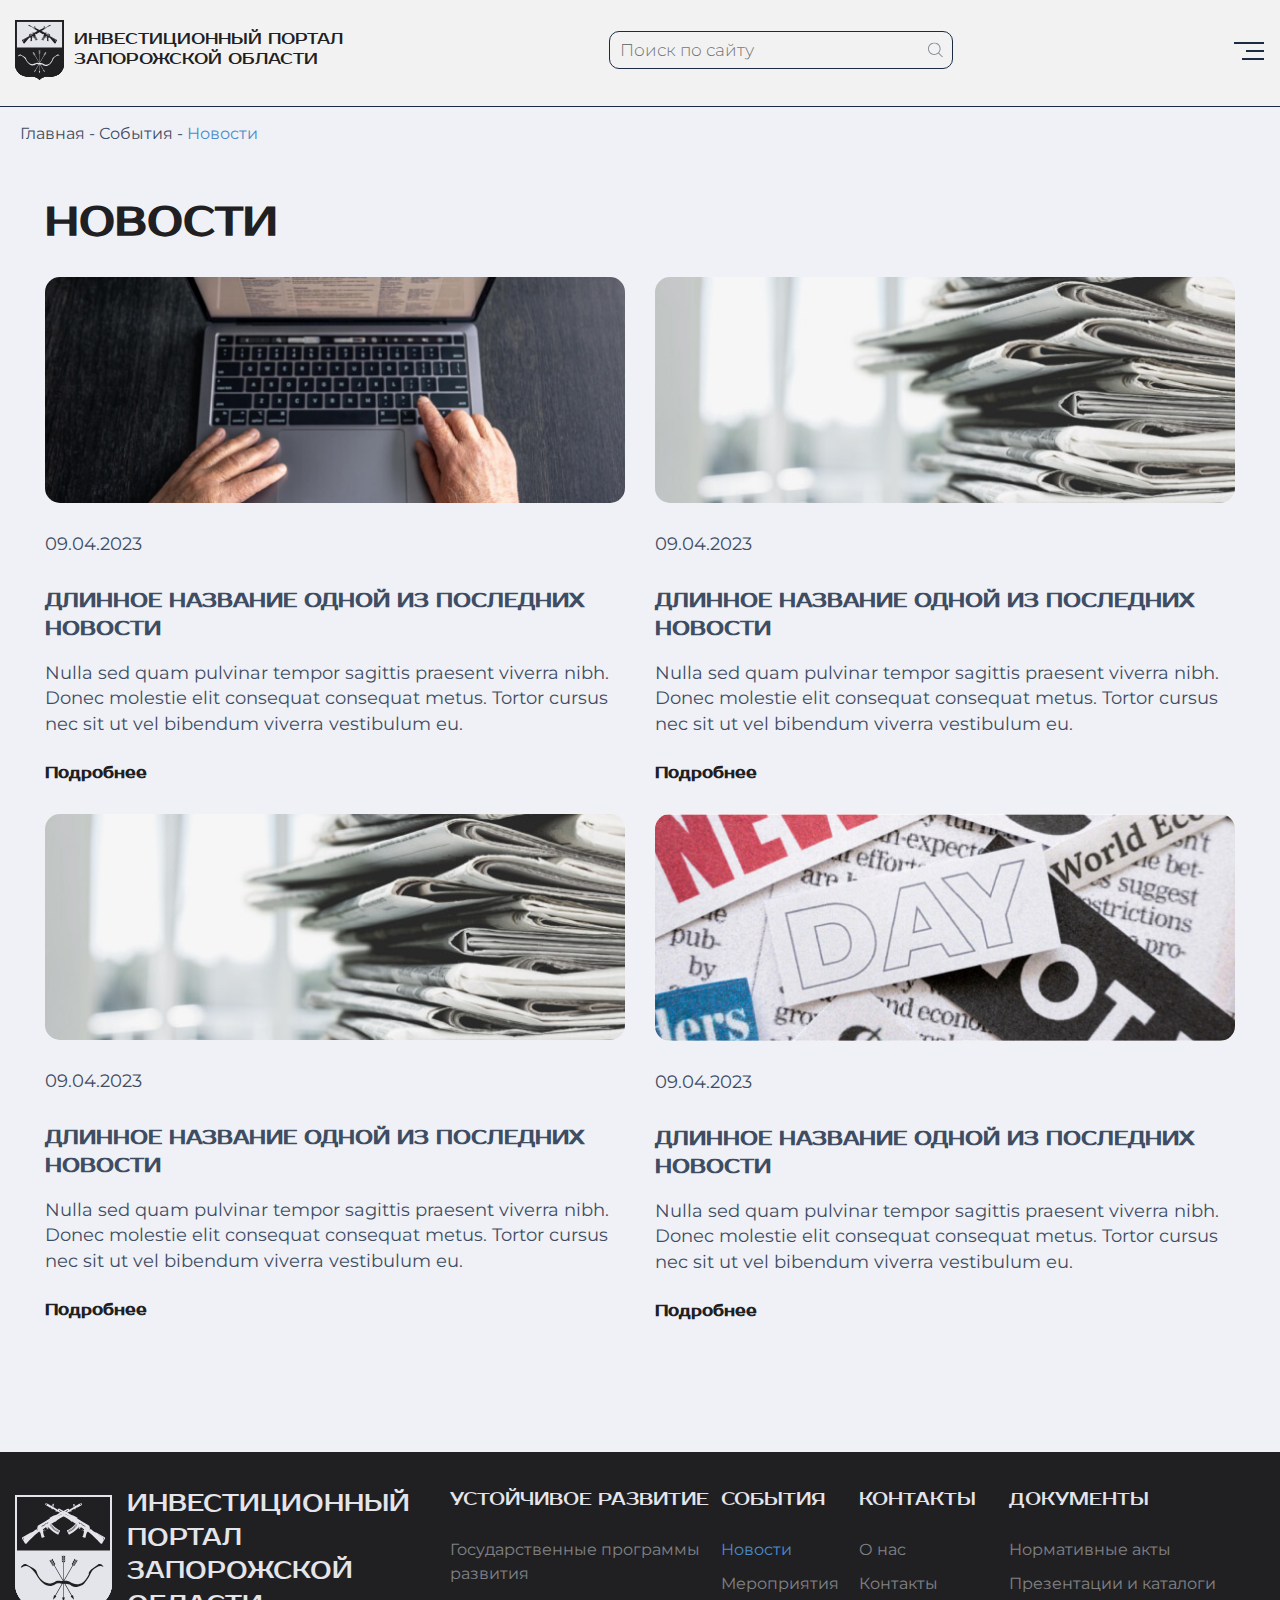
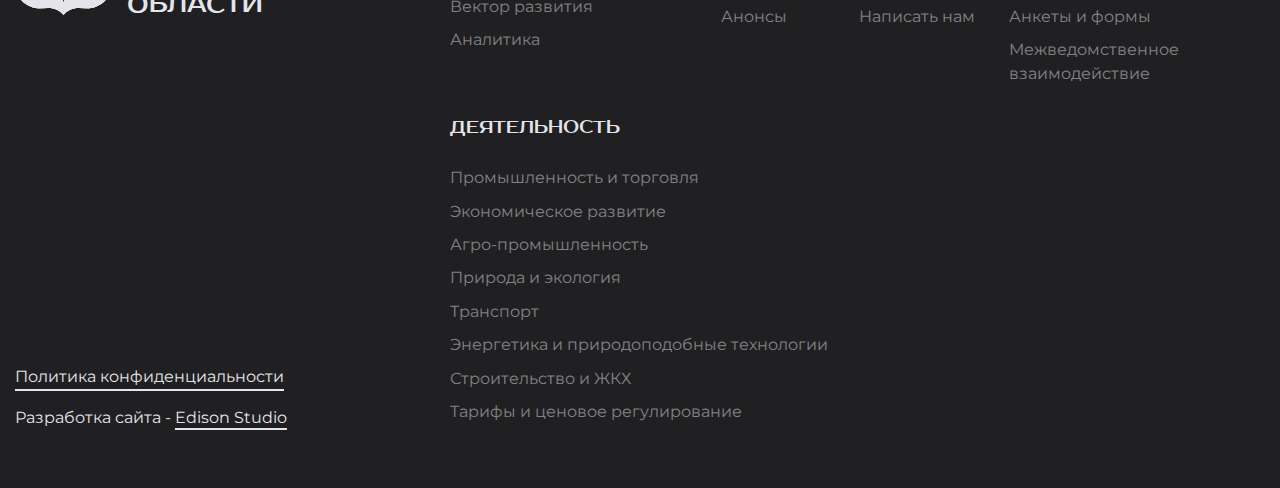
<file: news.html>
<!DOCTYPE html>
<html lang="ru">

<head>
    <meta charset="UTF-8">
    <meta name="viewport" content="width=device-width, initial-scale=1.0">
    <title>Новости</title>
    <!-- CSS -->
    <link href="css/main.css" rel="stylesheet">
    <link href="css/media.css" rel="stylesheet">

</head>

<body>
    <nav class="mt-mobile nav-open">
        <div class="mt-menu__block">
            <div class="mt-munu-mb">
                <div class="header-navigation-wr">
                    <div class="header-navigation">
                        <div class="menu-block">
                            <div class="menu-block__items">
                                <div class="menu-block__item">
                                    <div class="menu-block__item__links">
                                        <div class="menu-block__item__left-links">
                                            <a href="#" class="menu-block__item__title-link">ИНВЕСТОРУ</a>

                                            <a href="#" class="menu-block__item__link">Региональный инвестиционный
                                                стандарт</a>
                                        </div>
                                        <div class="menu-block__item__right-links">
                                            <a href="#" class="menu-block__item__link">Свободная экономическая зона</a>
                                        </div>
                                    </div>
                                </div>
                                <div class="menu-block__item">
                                    <div class="menu-block__item__links">
                                        <div class="menu-block__item__left-links">
                                            <a href="#" class="menu-block__item__title-link">Деятельность</a>

                                            <a href="#" class="menu-block__item__link">Промышленность и торговля</a>
                                            <a href="#" class="menu-block__item__link">Агро-промышленность</a>
                                            <a href="#" class="menu-block__item__link">Экономическое развитие</a>
                                            <a href="#" class="menu-block__item__link">Природа и экология</a>
                                            <a href="#" class="menu-block__item__link">Энергетика и природоподобные
                                                технологии</a>
                                            <a href="#" class="menu-block__item__link">Тарифы и ценовое
                                                регулирование</a>
                                        </div>
                                        <div class="menu-block__item__right-links">
                                            <a href="#" class="menu-block__item__link">Экономическое развитие</a>
                                            <a href="#" class="menu-block__item__link">Промышленность и торговля</a>
                                            <a href="#" class="menu-block__item__link">Агро-промышленность</a>
                                            <a href="#" class="menu-block__item__link">Транспорт</a>
                                            <a href="#" class="menu-block__item__link">Строительство и ЖКХ</a>
                                        </div>
                                    </div>
                                </div>
                                <div class="menu-block__item">
                                    <div class="menu-block__item__links">
                                        <div class="menu-block__item__left-links">
                                            <a href="#" class="menu-block__item__title-link">Устойчивое развитие
                                                ЗАПОРОЖСКОЙ ОБЛАСТИ</a>

                                            <a href="#" class="menu-block__item__link">Государственные программы
                                                развития</a>
                                            <a href="#" class="menu-block__item__link">Вектор развития</a>
                                            <a href="#" class="menu-block__item__link">Аналитика</a>
                                        </div>
                                        <div class="menu-block__item__right-links">
                                            <a href="#" class="menu-block__item__title-link paddTop-item">Документы</a>

                                            <a href="#" class="menu-block__item__link">Нормативные акты</a>
                                            <a href="#" class="menu-block__item__link">Презентации и каталоги</a>
                                            <a href="#" class="menu-block__item__link">Анкеты и формы</a>
                                            <a href="#" class="menu-block__item__link">Межведомственное
                                                взаимодействие</a>
                                        </div>
                                    </div>
                                    <div class="menu-block__item__links last__item">
                                        <div class="menu-block__item__left-links">
                                            <a href="#" class="menu-block__item__title-link">Контакты</a>

                                            <a href="#" class="menu-block__item__link">О нас</a>
                                            <a href="#" class="menu-block__item__link">Контакты</a>
                                            <a href="#" class="menu-block__item__link">Написать нам</a>
                                        </div>
                                        <div class="menu-block__item__right-links">
                                            <a href="#" class="menu-block__item__title-link paddTop-item">События</a>

                                            <a href="#" class="menu-block__item__link">Новости</a>
                                            <a href="#" class="menu-block__item__link">Мероприятия</a>
                                            <a href="#" class="menu-block__item__link">Анонсы</a>
                                        </div>
                                    </div>
                                </div>
                            </div>
                        </div>
                    </div>
                </div>
            </div>
        </div>
    </nav>
    <section class="content-background">
        <header>
            <div class="container top-menu">
              <div class="logo-bl">
                <div class="logo-img"><img src="images/logo.svg"></div>
                <div class="ligo-text">Инвестиционный портал<br> Запорожской области</div>
              </div>
              <div class="header-menu">
                <form>
                    <div class="header-menu__seach-block">
                        <input type="text" name="HeaderSeach" class="header-search__inp" placeholder="Поиск по сайту">
                        <svg class="header-menu__search-svg" width="15" height="16" viewBox="0 0 15 16" fill="none" xmlns="http://www.w3.org/2000/svg">
                            <g id="search-interface-symbol 1" clip-path="url(#clip0_203_3)">
                            <g id="Group">
                            <g id="_x34__4_">
                            <g id="Group_2">
                            <path id="Vector" d="M14.858 14.6839L10.9853 10.8731C11.9994 9.77122 12.6226 8.31401 12.6226 6.71051C12.6221 3.28032 9.79673 0.5 6.31122 0.5C2.82571 0.5 0.000366211 3.28032 0.000366211 6.71051C0.000366211 10.1407 2.82571 12.921 6.31122 12.921C7.8172 12.921 9.19845 12.4001 10.2834 11.5341L14.1712 15.36C14.3606 15.5466 14.6682 15.5466 14.8576 15.36C15.0475 15.1734 15.0475 14.8705 14.858 14.6839ZM6.31122 11.9655C3.3621 11.9655 0.97138 9.61277 0.97138 6.71051C0.97138 3.80825 3.3621 1.45552 6.31122 1.45552C9.26036 1.45552 11.6511 3.80825 11.6511 6.71051C11.6511 9.61277 9.26036 11.9655 6.31122 11.9655Z" fill="#E4E5EA"/>
                            </g>
                            </g>
                            </g>
                            </g>
                            <defs>
                            <clipPath id="clip0_203_3">
                            <rect width="15" height="15" fill="white" transform="translate(0 0.5)"/>
                            </clipPath>
                            </defs>
                        </svg>
                    </div>
                </form>
              </div>
              <div class="header-menu-OpenBtn black-btn">
                <svg class="header-menu-OpenBtn-svg" width="15" height="16" viewBox="0 0 15 16" fill="none" xmlns="http://www.w3.org/2000/svg">
                    <g id="search-interface-symbol 1" opacity="0.5" clip-path="url(#clip0_203_3)">
                    <g id="Group">
                    <g id="_x34__4_">
                    <g id="Group_2">
                    <path id="Vector" d="M14.858 14.6839L10.9853 10.8731C11.9994 9.77122 12.6226 8.31401 12.6226 6.71051C12.6221 3.28032 9.79673 0.5 6.31122 0.5C2.82571 0.5 0.000366211 3.28032 0.000366211 6.71051C0.000366211 10.1407 2.82571 12.921 6.31122 12.921C7.8172 12.921 9.19845 12.4001 10.2834 11.5341L14.1712 15.36C14.3606 15.5466 14.6682 15.5466 14.8576 15.36C15.0475 15.1734 15.0475 14.8705 14.858 14.6839ZM6.31122 11.9655C3.3621 11.9655 0.97138 9.61277 0.97138 6.71051C0.97138 3.80825 3.3621 1.45552 6.31122 1.45552C9.26036 1.45552 11.6511 3.80825 11.6511 6.71051C11.6511 9.61277 9.26036 11.9655 6.31122 11.9655Z" fill="#E4E5EA"/>
                    </g>
                    </g>
                    </g>
                    </g>
                    <defs>
                    <clipPath id="clip0_203_3">
                    <rect width="15" height="15" fill="white" transform="translate(0 0.5)"/>
                    </clipPath>
                    </defs>
                </svg>
              </div>
              <div class="menu-wrpap">
                <div class="burger">
                    <i>
                        <img src="images/burgerMenuOpenBlack.png">
                    </i>
                    <i>
                        <img src="images/burgerMenuClose.png">
                    </i>
                </div>
            </div>
        </div>
          </header>

        <div class="container">
            <div class="crambs-bl">Главная - События - <a class="active" href="#">Новости</a></div>
        </div>


        <section class="announcements">
            <div class="container-content">
                <h1 class="news-title">
                    Новости
                </h1>
                <ul class="news-list">
                    <li class="news-list-item">
                        <img class="news-img" src="./images/news-1.jpg" alt="Анонс">
                        <p class="news-date">09.04.2023</p>
                        <h3 class="news-item-title">Длинное название одной из последних новости </h3>
                        <p class="news-item-info">Nulla sed quam pulvinar tempor sagittis praesent viverra nibh. Donec
                            molestie elit consequat consequat metus. Tortor cursus nec sit ut vel bibendum viverra
                            vestibulum eu. </p>
                        <a class="news-item-link" href="">Подробнее</a>
                    </li>
                    <li class="news-list-item">
                        <img class="news-img" src="./images/news-2.jpg" alt="Анонс">
                        <p class="news-date">09.04.2023</p>
                        <h3 class="news-item-title">Длинное название одной из последних новости </h3>
                        <p class="news-item-info">Nulla sed quam pulvinar tempor sagittis praesent viverra nibh. Donec
                            molestie elit consequat consequat metus. Tortor cursus nec sit ut vel bibendum viverra
                            vestibulum eu. </p>
                        <a class="news-item-link" href="">Подробнее</a>
                    </li>
                    <li class="news-list-item">
                        <img class="news-img" src="./images/news-2.jpg" alt="Анонс">
                        <p class="news-date">09.04.2023</p>
                        <h3 class="news-item-title">Длинное название одной из последних новости </h3>
                        <p class="news-item-info">Nulla sed quam pulvinar tempor sagittis praesent viverra nibh. Donec
                            molestie elit consequat consequat metus. Tortor cursus nec sit ut vel bibendum viverra
                            vestibulum eu. </p>
                        <a class="news-item-link" href="">Подробнее</a>
                    </li>
                    <li class="news-list-item">
                        <img class="news-img" src="./images/news-3.jpg" alt="Анонс">
                        <p class="news-date">09.04.2023</p>
                        <h3 class="news-item-title">Длинное название одной из последних новости </h3>
                        <p class="news-item-info">Nulla sed quam pulvinar tempor sagittis praesent viverra nibh. Donec
                            molestie elit consequat consequat metus. Tortor cursus nec sit ut vel bibendum viverra
                            vestibulum eu. </p>
                        <a class="news-item-link" href="">Подробнее</a>
                    </li>
                </ul>
            </div>
        </section>


        <footer>

            <div class="container">
                <div class="foter-wrap">

                    <div class="logo-in">
                        <div class="logo-wrap">
                            <div class="logo-fut">
                                <div class="logo-fut-img"><img src="images/logo-fut.svg"></div>
                                <div class="logo-fut-text">Инвестиционный<br> портал Запорожской<br> области</div>
                            </div>
                            <div class="polise-bl">
                                <a class="pol-is" href="">Политика конфиденциальности</a>
                                <div class="web-is">Разработка сайта - <a href="">Edison Studio</a></div>
                            </div>
                        </div>
                    </div>
                    <div class="menu-in">
                        <div class="menu-is-fot">
                            <div class="meny-tit">Устойчивое развитие </div>
                            <ul class="meny-fot">
                                <li><a href="">Государственные программы развития</a></li>
                                <li><a href="">Вектор развития</a></li>
                                <li><a href="">Аналитика</a></li>
                            </ul>
                        </div>
                        <div class="menu-is-fot">
                            <div class="meny-tit">События</div>
                            <ul class="meny-fot">
                                <li><a class="meny-fot-link--active" href="">Новости</a></li>
                                <li><a href="">Мероприятия</a></li>
                                <li><a href="">Анонсы</a></li>
                            </ul>
                        </div>
                        <div class="menu-is-fot">
                            <div class="meny-tit">Контакты</div>
                            <ul class="meny-fot">
                                <li>
                                    <a href="">
                                        О нас
                                    </a></li>
                                <li><a href="">Контакты</a></li>
                                <li><a href="">Написать нам</a></li>
                            </ul>
                        </div>
                        <div class="menu-is-fot">
                            <div class="meny-tit">Документы</div>
                            <ul class="meny-fot">
                                <li><a href="">Нормативные акты</a></li>
                                <li><a href="">Презентации и каталоги</a></li>
                                <li><a href="">Анкеты и формы</a></li>
                                <li><a href="">Межведомственное взаимодействие</a></li>
                            </ul>
                        </div>

                        <div class="menu-is-fot">
                            <div class="meny-tit">Деятельность</div>
                            <ul class="meny-fot">
                                <li><a href="">Промышленность и торговля</a></li>
                                <li><a href="">Экономическое развитие</a></li>
                                <li><a href="">Агро-промышленность</a></li>
                                <li><a href="">Природа и экология</a></li>
                                <li><a href="">Транспорт</a></li>
                                <li><a href="">Энергетика и природоподобные технологии</a></li>
                                <li><a href="">Строительство и ЖКХ</a></li>
                                <li><a href="">Тарифы и ценовое регулирование</a></li>
                            </ul>
                        </div>
                    </div>

                </div>
            </div>

        </footer>
    </section>

    <!-- jQuery (necessary for Bootstrap's JavaScript plugins) -->
    <script src="https://ajax.googleapis.com/ajax/libs/jquery/1.11.3/jquery.min.js"></script>
    <!-- Include all compiled plugins (below), or include individual files as needed -->
    <script src="slick/slick.min.js"></script>
    <script src="js/main.js"></script>
</body>

</html>
</file>
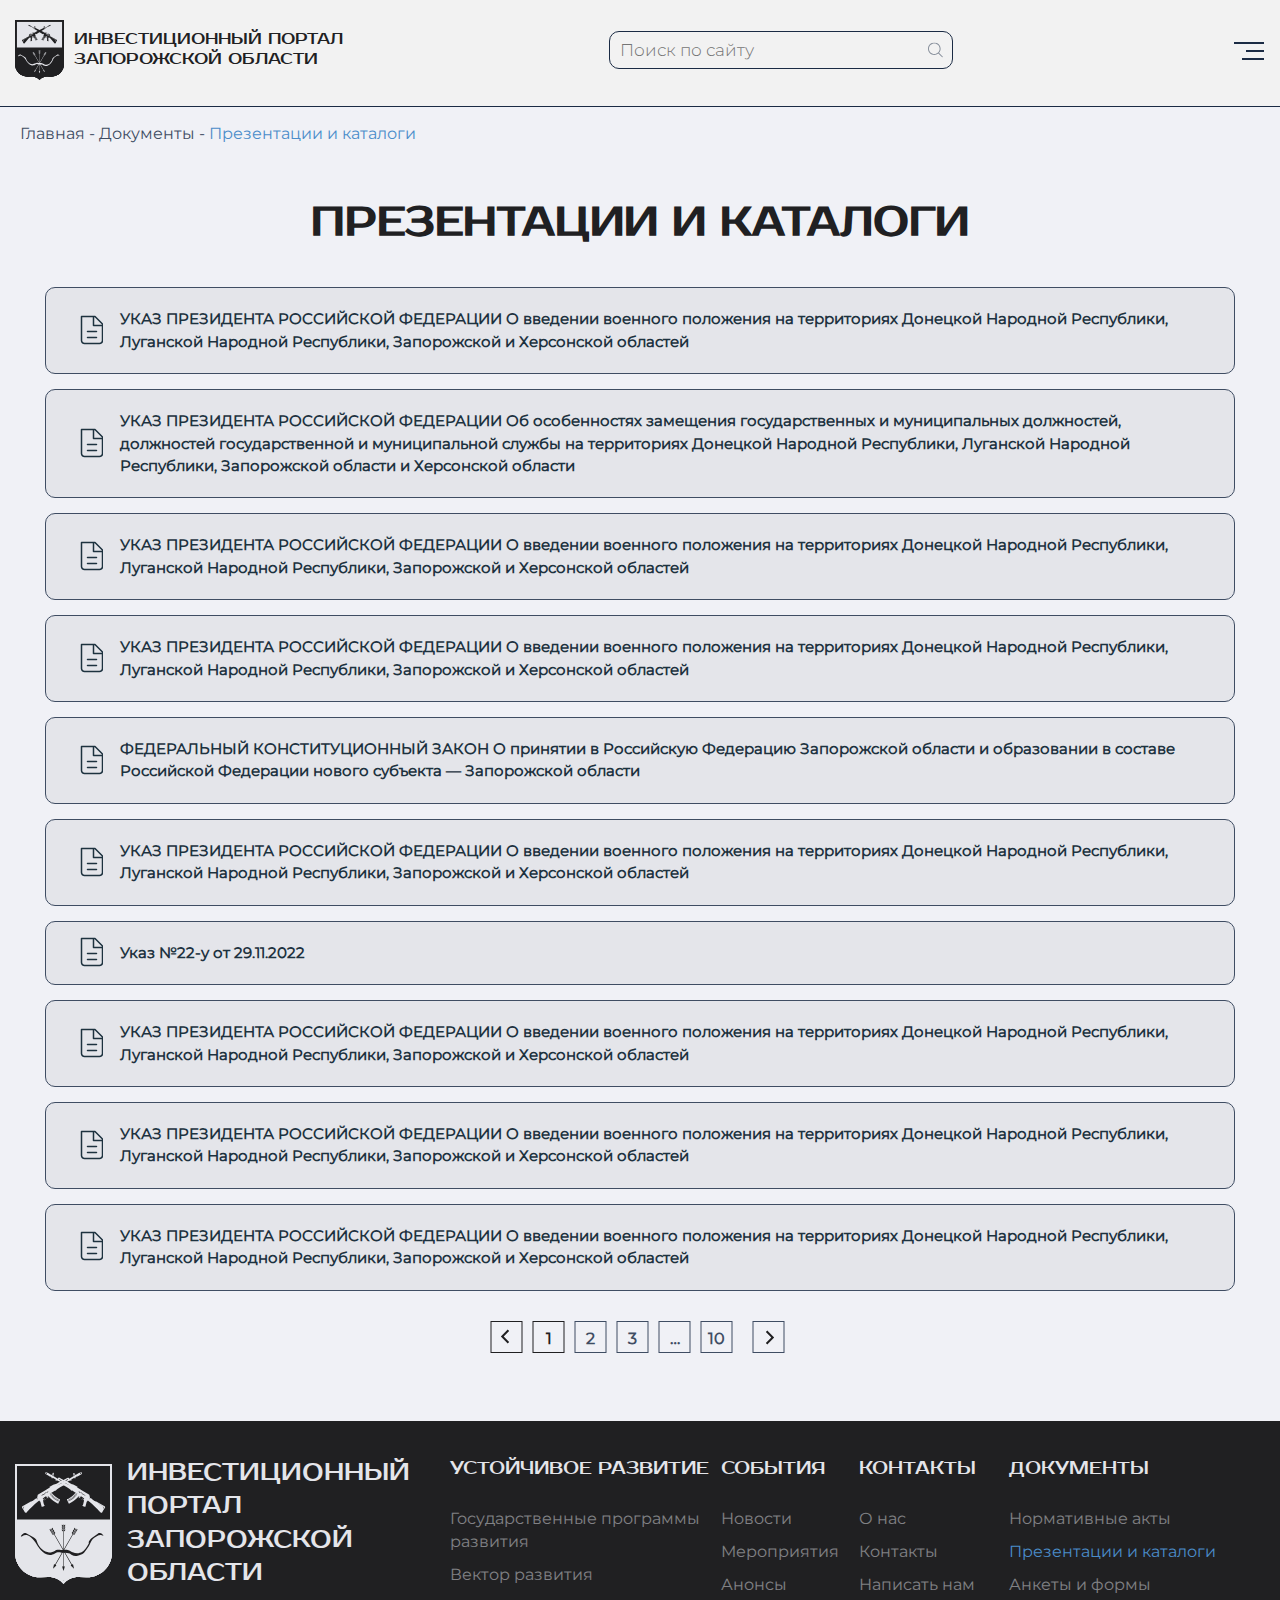
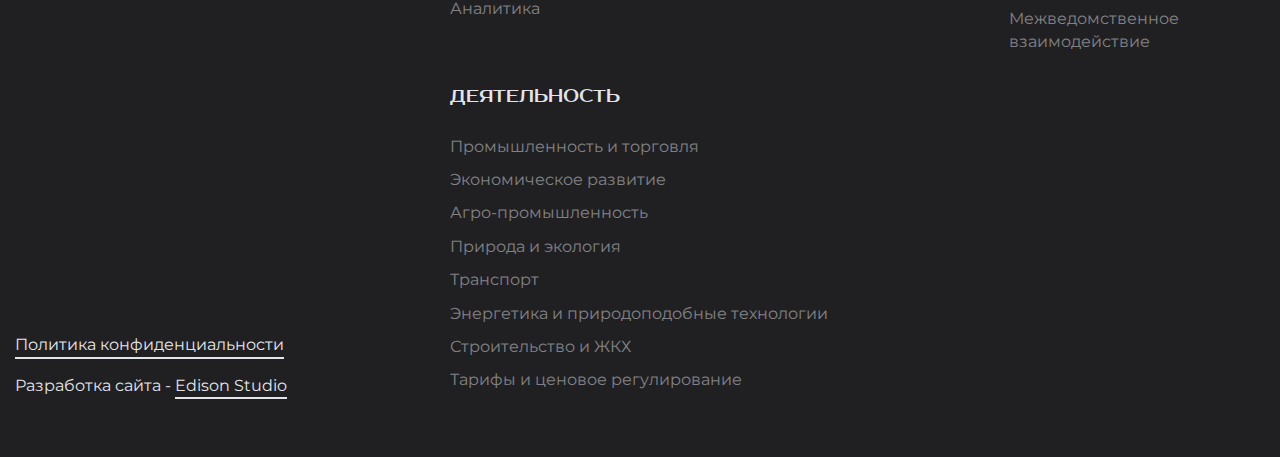
<file: presentations_and_catalogs.html>
<!DOCTYPE html>
<html lang="ru">

<head>
    <meta charset="UTF-8">
    <meta name="viewport" content="width=device-width, initial-scale=1.0">
    <title>Презентации и каталоги</title>

    <link href="./css/main.css" rel="stylesheet">
    <link href="./css/media.css" rel="stylesheet">

    <link href="./pagination/simplePagination.css" rel="stylesheet">
</head>

<body>
    <nav class="mt-mobile nav-open">
        <div class="mt-menu__block">
            <div class="mt-munu-mb">
                <div class="header-navigation-wr">
                    <div class="header-navigation">
                        <div class="menu-block">
                            <div class="menu-block__items">
                                <div class="menu-block__item">
                                    <div class="menu-block__item__links">
                                        <div class="menu-block__item__left-links">
                                            <a href="#" class="menu-block__item__title-link">ИНВЕСТОРУ</a>

                                            <a href="#" class="menu-block__item__link">Региональный инвестиционный
                                                стандарт</a>
                                        </div>
                                        <div class="menu-block__item__right-links">
                                            <a href="#" class="menu-block__item__link">Свободная экономическая зона</a>
                                        </div>
                                    </div>
                                </div>
                                <div class="menu-block__item">
                                    <div class="menu-block__item__links">
                                        <div class="menu-block__item__left-links">
                                            <a href="#" class="menu-block__item__title-link">Деятельность</a>

                                            <a href="#" class="menu-block__item__link">Промышленность и торговля</a>
                                            <a href="#" class="menu-block__item__link">Агро-промышленность</a>
                                            <a href="#" class="menu-block__item__link">Экономическое развитие</a>
                                            <a href="#" class="menu-block__item__link">Природа и экология</a>
                                            <a href="#" class="menu-block__item__link">Энергетика и природоподобные
                                                технологии</a>
                                            <a href="#" class="menu-block__item__link">Тарифы и ценовое
                                                регулирование</a>
                                        </div>
                                        <div class="menu-block__item__right-links">
                                            <a href="#" class="menu-block__item__link">Экономическое развитие</a>
                                            <a href="#" class="menu-block__item__link">Промышленность и торговля</a>
                                            <a href="#" class="menu-block__item__link">Агро-промышленность</a>
                                            <a href="#" class="menu-block__item__link">Транспорт</a>
                                            <a href="#" class="menu-block__item__link">Строительство и ЖКХ</a>
                                        </div>
                                    </div>
                                </div>
                                <div class="menu-block__item">
                                    <div class="menu-block__item__links">
                                        <div class="menu-block__item__left-links">
                                            <a href="#" class="menu-block__item__title-link">Устойчивое развитие
                                                ЗАПОРОЖСКОЙ ОБЛАСТИ</a>

                                            <a href="#" class="menu-block__item__link">Государственные программы
                                                развития</a>
                                            <a href="#" class="menu-block__item__link">Вектор развития</a>
                                            <a href="#" class="menu-block__item__link">Аналитика</a>
                                        </div>
                                        <div class="menu-block__item__right-links">
                                            <a href="#" class="menu-block__item__title-link paddTop-item">Документы</a>

                                            <a href="#" class="menu-block__item__link">Нормативные акты</a>
                                            <a href="#" class="menu-block__item__link">Презентации и каталоги</a>
                                            <a href="#" class="menu-block__item__link">Анкеты и формы</a>
                                            <a href="#" class="menu-block__item__link">Межведомственное
                                                взаимодействие</a>
                                        </div>
                                    </div>
                                    <div class="menu-block__item__links last__item">
                                        <div class="menu-block__item__left-links">
                                            <a href="#" class="menu-block__item__title-link">Контакты</a>

                                            <a href="#" class="menu-block__item__link">О нас</a>
                                            <a href="#" class="menu-block__item__link">Контакты</a>
                                            <a href="#" class="menu-block__item__link">Написать нам</a>
                                        </div>
                                        <div class="menu-block__item__right-links">
                                            <a href="#" class="menu-block__item__title-link paddTop-item">События</a>

                                            <a href="#" class="menu-block__item__link">Новости</a>
                                            <a href="#" class="menu-block__item__link">Мероприятия</a>
                                            <a href="#" class="menu-block__item__link">Анонсы</a>
                                        </div>
                                    </div>
                                </div>
                            </div>
                        </div>
                    </div>
                </div>
            </div>
        </div>
    </nav>

    <section class="content-background">
        <header>
            <div class="container top-menu">
                <div class="logo-bl">
                    <div class="logo-img"><img src="images/logo.svg"></div>
                    <div class="ligo-text">Инвестиционный портал<br> Запорожской области</div>
                </div>
                <div class="header-menu">
                    <form>
                        <div class="header-menu__seach-block">
                            <input type="text" name="HeaderSeach" class="header-search__inp"
                                placeholder="Поиск по сайту">
                            <svg class="header-menu__search-svg" width="15" height="16" viewBox="0 0 15 16" fill="none"
                                xmlns="http://www.w3.org/2000/svg">
                                <g id="search-interface-symbol 1" clip-path="url(#clip0_203_3)">
                                    <g id="Group">
                                        <g id="_x34__4_">
                                            <g id="Group_2">
                                                <path id="Vector"
                                                    d="M14.858 14.6839L10.9853 10.8731C11.9994 9.77122 12.6226 8.31401 12.6226 6.71051C12.6221 3.28032 9.79673 0.5 6.31122 0.5C2.82571 0.5 0.000366211 3.28032 0.000366211 6.71051C0.000366211 10.1407 2.82571 12.921 6.31122 12.921C7.8172 12.921 9.19845 12.4001 10.2834 11.5341L14.1712 15.36C14.3606 15.5466 14.6682 15.5466 14.8576 15.36C15.0475 15.1734 15.0475 14.8705 14.858 14.6839ZM6.31122 11.9655C3.3621 11.9655 0.97138 9.61277 0.97138 6.71051C0.97138 3.80825 3.3621 1.45552 6.31122 1.45552C9.26036 1.45552 11.6511 3.80825 11.6511 6.71051C11.6511 9.61277 9.26036 11.9655 6.31122 11.9655Z"
                                                    fill="#E4E5EA" />
                                            </g>
                                        </g>
                                    </g>
                                </g>
                                <defs>
                                    <clipPath id="clip0_203_3">
                                        <rect width="15" height="15" fill="white" transform="translate(0 0.5)" />
                                    </clipPath>
                                </defs>
                            </svg>
                        </div>
                    </form>
                </div>
                <div class="header-menu-OpenBtn black-btn">
                    <svg class="header-menu-OpenBtn-svg" width="15" height="16" viewBox="0 0 15 16" fill="none"
                        xmlns="http://www.w3.org/2000/svg">
                        <g id="search-interface-symbol 1" opacity="0.5" clip-path="url(#clip0_203_3)">
                            <g id="Group">
                                <g id="_x34__4_">
                                    <g id="Group_2">
                                        <path id="Vector"
                                            d="M14.858 14.6839L10.9853 10.8731C11.9994 9.77122 12.6226 8.31401 12.6226 6.71051C12.6221 3.28032 9.79673 0.5 6.31122 0.5C2.82571 0.5 0.000366211 3.28032 0.000366211 6.71051C0.000366211 10.1407 2.82571 12.921 6.31122 12.921C7.8172 12.921 9.19845 12.4001 10.2834 11.5341L14.1712 15.36C14.3606 15.5466 14.6682 15.5466 14.8576 15.36C15.0475 15.1734 15.0475 14.8705 14.858 14.6839ZM6.31122 11.9655C3.3621 11.9655 0.97138 9.61277 0.97138 6.71051C0.97138 3.80825 3.3621 1.45552 6.31122 1.45552C9.26036 1.45552 11.6511 3.80825 11.6511 6.71051C11.6511 9.61277 9.26036 11.9655 6.31122 11.9655Z"
                                            fill="#E4E5EA" />
                                    </g>
                                </g>
                            </g>
                        </g>
                        <defs>
                            <clipPath id="clip0_203_3">
                                <rect width="15" height="15" fill="white" transform="translate(0 0.5)" />
   header                   </clipPath>
                        </defs>
                    </svg>
                </div>
                <div class="menu-wrpap">
                    <div class="burger">
                        <i>
                            <img src="images/burgerMenuOpenBlack.png">
                        </i>
                        <i>
                            <img src="images/burgerMenuClose.png">
                        </i>
                    </div>
                </div>
            </div>
        </header>

        <div class="container">
            <div class="crambs-bl">Главная - Документы - <a class="active" href="#">Презентации и каталоги</a></div>
        </div>

        <section class="regulatory-acts">
            <div class="container-content">
                <h1 class="documents-title">
                    Презентации и каталоги
                </h1>
                <ul class="documents-list" id="page-1">
                    <li class="documents-list-item">
                        <a class="documents-link" href="#">
                            УКАЗ ПРЕЗИДЕНТА РОССИЙСКОЙ ФЕДЕРАЦИИ О введении военного положения на территориях Донецкой
                            Народной Республики, Луганской Народной Республики, Запорожской и Херсонской областей
                        </a>
                    </li>
                    <li class="documents-list-item">
                        <a class="documents-link" href="#">
                            УКАЗ ПРЕЗИДЕНТА РОССИЙСКОЙ ФЕДЕРАЦИИ Об особенностях замещения государственных и
                            муниципальных должностей, должностей государственной и муниципальной службы на территориях
                            Донецкой Народной Республики, Луганской Народной Республики, Запорожской области и
                            Херсонской области
                        </a>
                    </li>
                    <li class="documents-list-item">
                        <a class="documents-link" href="#">
                            УКАЗ ПРЕЗИДЕНТА РОССИЙСКОЙ ФЕДЕРАЦИИ О введении военного положения на территориях Донецкой
                            Народной Республики, Луганской Народной Республики, Запорожской и Херсонской областей
                        </a>
                    </li>
                    <li class="documents-list-item">
                        <a class="documents-link" href="#">
                            УКАЗ ПРЕЗИДЕНТА РОССИЙСКОЙ ФЕДЕРАЦИИ О введении военного положения на территориях Донецкой
                            Народной Республики, Луганской Народной Республики, Запорожской и Херсонской областей
                        </a>
                    </li>
                    <li class="documents-list-item">
                        <a class="documents-link" href="#">
                            ФЕДЕРАЛЬНЫЙ КОНСТИТУЦИОННЫЙ ЗАКОН О принятии в Российскую Федерацию Запорожской области и
                            образовании в составе Российской Федерации нового субъекта — Запорожской области
                        </a>
                    </li>
                    <li class="documents-list-item">
                        <a class="documents-link" href="#">
                            УКАЗ ПРЕЗИДЕНТА РОССИЙСКОЙ ФЕДЕРАЦИИ О введении военного положения на территориях Донецкой
                            Народной Республики, Луганской Народной Республики, Запорожской и Херсонской областей
                        </a>
                    </li>
                    <li class="documents-list-item">
                        <a class="documents-link" href="#">
                            Указ №22-у от 29.11.2022
                        </a>
                    </li>
                    <li class="documents-list-item">
                        <a class="documents-link" href="#">
                            УКАЗ ПРЕЗИДЕНТА РОССИЙСКОЙ ФЕДЕРАЦИИ О введении военного положения на территориях Донецкой
                            Народной Республики, Луганской Народной Республики, Запорожской и Херсонской областей
                        </a>
                    </li>
                    <li class="documents-list-item">
                        <a class="documents-link" href="#">
                            УКАЗ ПРЕЗИДЕНТА РОССИЙСКОЙ ФЕДЕРАЦИИ О введении военного положения на территориях Донецкой
                            Народной Республики, Луганской Народной Республики, Запорожской и Херсонской областей
                        </a>
                    </li>
                    <li class="documents-list-item">
                        <a class="documents-link" href="#">
                            УКАЗ ПРЕЗИДЕНТА РОССИЙСКОЙ ФЕДЕРАЦИИ О введении военного положения на территориях Донецкой
                            Народной Республики, Луганской Народной Республики, Запорожской и Херсонской областей
                        </a>
                    </li>

                </ul>
                <div class="documents-list-pagination"></div>
            </div>
        </section>

        <footer>

            <div class="container">
                <div class="foter-wrap">

                    <div class="logo-in">
                        <div class="logo-wrap">
                            <div class="logo-fut">
                                <div class="logo-fut-img"><img src="images/logo-fut.svg"></div>
                                <div class="logo-fut-text">Инвестиционный<br> портал Запорожской<br> области</div>
                            </div>
                            <div class="polise-bl">
                                <a class="pol-is" href="">Политика конфиденциальности</a>
                                <div class="web-is">Разработка сайта - <a href="">Edison Studio</a></div>
                            </div>
                        </div>
                    </div>
                    <div class="menu-in">
                        <div class="menu-is-fot">
                            <div class="meny-tit">Устойчивое развитие </div>
                            <ul class="meny-fot">
                                <li><a href="">Государственные программы развития</a></li>
                                <li><a href="">Вектор развития</a></li>
                                <li><a href="">Аналитика</a></li>
                            </ul>
                        </div>
                        <div class="menu-is-fot">
                            <div class="meny-tit">События</div>
                            <ul class="meny-fot">
                                <li><a href="">Новости</a></li>
                                <li><a href="">Мероприятия</a></li>
                                <li><a href="">Анонсы</a></li>
                            </ul>
                        </div>
                        <div class="menu-is-fot">
                            <div class="meny-tit">Контакты</div>
                            <ul class="meny-fot">
                                <li>
                                    <a href="">
                                        О нас
                                    </a></li>
                                <li><a href="">Контакты</a></li>
                                <li><a href="">Написать нам</a></li>
                            </ul>
                        </div>
                        <div class="menu-is-fot">
                            <div class="meny-tit">Документы</div>
                            <ul class="meny-fot">
                                <li><a href="">Нормативные акты</a></li>
                                <li><a class="meny-fot-link--active" href="">Презентации и каталоги</a></li>
                                <li><a href="">Анкеты и формы</a></li>
                                <li><a href="">Межведомственное взаимодействие</a></li>
                            </ul>
                        </div>

                        <div class="menu-is-fot">
                            <div class="meny-tit">Деятельность</div>
                            <ul class="meny-fot">
                                <li><a href="">Промышленность и торговля</a></li>
                                <li><a href="">Экономическое развитие</a></li>
                                <li><a href="">Агро-промышленность</a></li>
                                <li><a href="">Природа и экология</a></li>
                                <li><a href="">Транспорт</a></li>
                                <li><a href="">Энергетика и природоподобные технологии</a></li>
                                <li><a href="">Строительство и ЖКХ</a></li>
                                <li><a href="">Тарифы и ценовое регулирование</a></li>
                            </ul>
                        </div>
                    </div>

                </div>
            </div>

        </footer>
    </section>

    <!-- jQuery (necessary for Bootstrap's JavaScript plugins) -->
    <script src="https://ajax.googleapis.com/ajax/libs/jquery/1.11.3/jquery.min.js"></script>
    <script src="./pagination/jquery.simplePagination.js"></script>
    <script src="./js/documetns-pagination.js"></script>
    <!-- Include all compiled plugins (below), or include individual files as needed -->
    <script src="slick/slick.min.js"></script>
    <script src="js/main.js"></script>
</body>

</html>
</file>
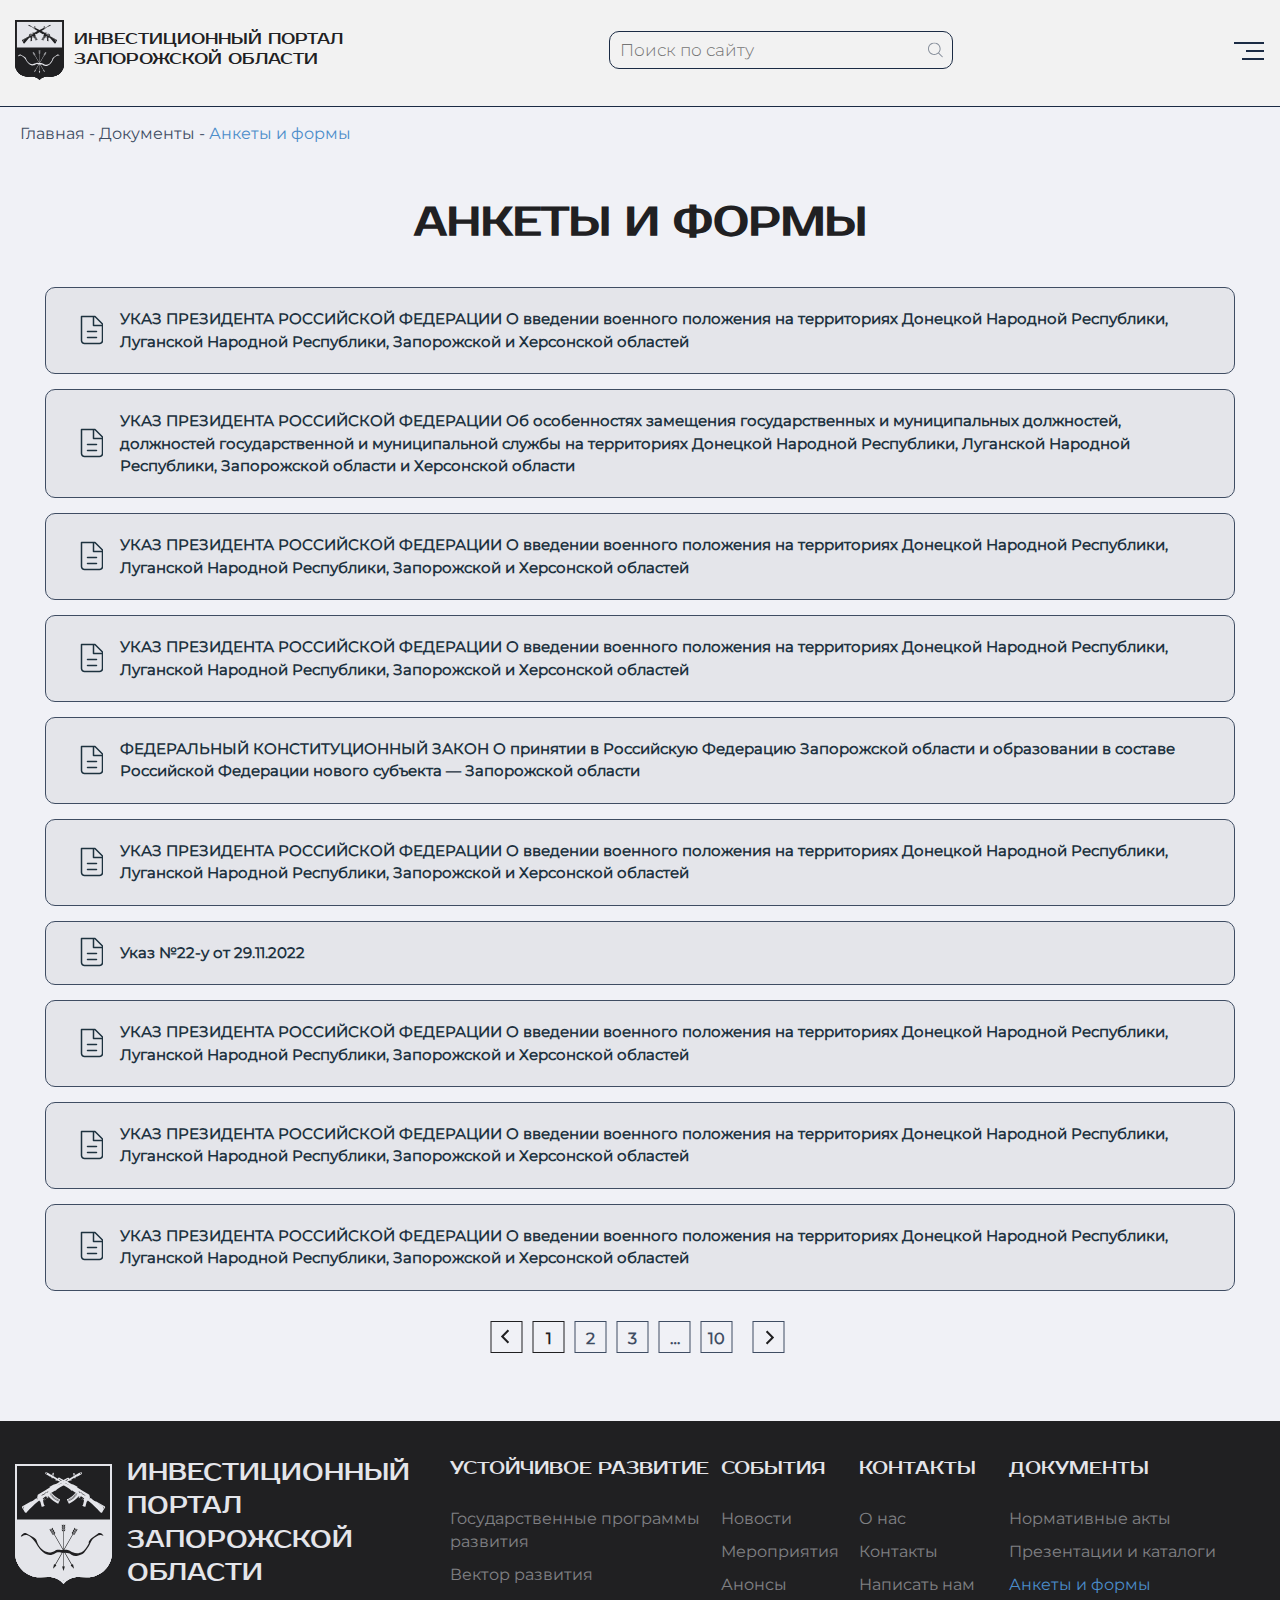
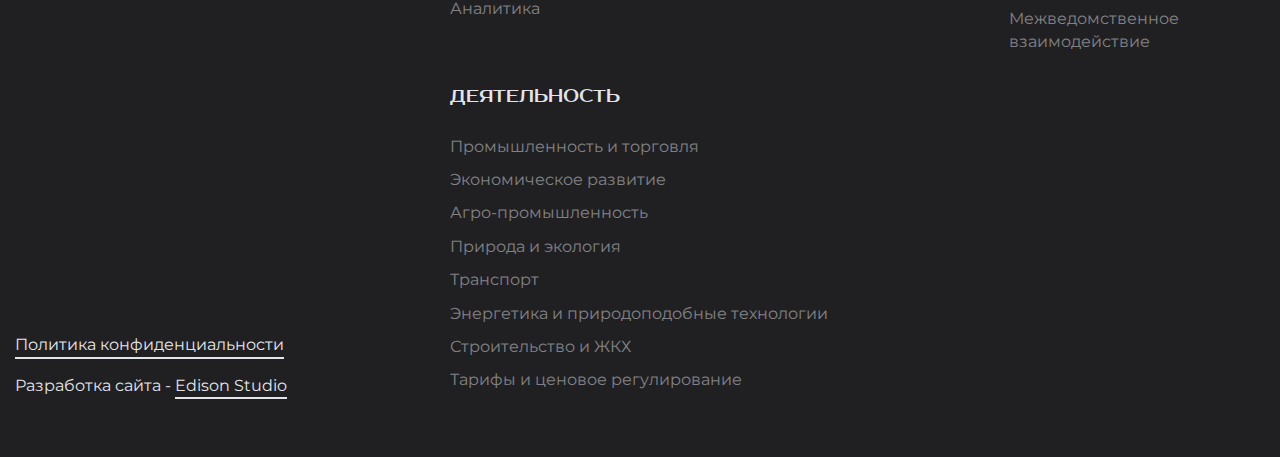
<file: questionnaires_and_forms.html>
<!DOCTYPE html>
<html lang="ru">

<head>
    <meta charset="UTF-8">
    <meta name="viewport" content="width=device-width, initial-scale=1.0">
    <title>Анкеты и формы</title>

    <link href="./css/main.css" rel="stylesheet">
    <link href="./css/media.css" rel="stylesheet">

    <link href="./pagination/simplePagination.css" rel="stylesheet">
</head>

<body>

    <nav class="mt-mobile nav-open">
        <div class="mt-menu__block">
            <div class="mt-munu-mb">
                <div class="header-navigation-wr">
                    <div class="header-navigation">
                        <div class="menu-block">
                            <div class="menu-block__items">
                                <div class="menu-block__item">
                                    <div class="menu-block__item__links">
                                        <div class="menu-block__item__left-links">
                                            <a href="#" class="menu-block__item__title-link">ИНВЕСТОРУ</a>

                                            <a href="#" class="menu-block__item__link">Региональный инвестиционный
                                                стандарт</a>
                                        </div>
                                        <div class="menu-block__item__right-links">
                                            <a href="#" class="menu-block__item__link">Свободная экономическая зона</a>
                                        </div>
                                    </div>
                                </div>
                                <div class="menu-block__item">
                                    <div class="menu-block__item__links">
                                        <div class="menu-block__item__left-links">
                                            <a href="#" class="menu-block__item__title-link">Деятельность</a>

                                            <a href="#" class="menu-block__item__link">Промышленность и торговля</a>
                                            <a href="#" class="menu-block__item__link">Агро-промышленность</a>
                                            <a href="#" class="menu-block__item__link">Экономическое развитие</a>
                                            <a href="#" class="menu-block__item__link">Природа и экология</a>
                                            <a href="#" class="menu-block__item__link">Энергетика и природоподобные
                                                технологии</a>
                                            <a href="#" class="menu-block__item__link">Тарифы и ценовое
                                                регулирование</a>
                                        </div>
                                        <div class="menu-block__item__right-links">
                                            <a href="#" class="menu-block__item__link">Экономическое развитие</a>
                                            <a href="#" class="menu-block__item__link">Промышленность и торговля</a>
                                            <a href="#" class="menu-block__item__link">Агро-промышленность</a>
                                            <a href="#" class="menu-block__item__link">Транспорт</a>
                                            <a href="#" class="menu-block__item__link">Строительство и ЖКХ</a>
                                        </div>
                                    </div>
                                </div>
                                <div class="menu-block__item">
                                    <div class="menu-block__item__links">
                                        <div class="menu-block__item__left-links">
                                            <a href="#" class="menu-block__item__title-link">Устойчивое развитие
                                                ЗАПОРОЖСКОЙ ОБЛАСТИ</a>

                                            <a href="#" class="menu-block__item__link">Государственные программы
                                                развития</a>
                                            <a href="#" class="menu-block__item__link">Вектор развития</a>
                                            <a href="#" class="menu-block__item__link">Аналитика</a>
                                        </div>
                                        <div class="menu-block__item__right-links">
                                            <a href="#" class="menu-block__item__title-link paddTop-item">Документы</a>

                                            <a href="#" class="menu-block__item__link">Нормативные акты</a>
                                            <a href="#" class="menu-block__item__link">Презентации и каталоги</a>
                                            <a href="#" class="menu-block__item__link">Анкеты и формы</a>
                                            <a href="#" class="menu-block__item__link">Межведомственное
                                                взаимодействие</a>
                                        </div>
                                    </div>
                                    <div class="menu-block__item__links last__item">
                                        <div class="menu-block__item__left-links">
                                            <a href="#" class="menu-block__item__title-link">Контакты</a>

                                            <a href="#" class="menu-block__item__link">О нас</a>
                                            <a href="#" class="menu-block__item__link">Контакты</a>
                                            <a href="#" class="menu-block__item__link">Написать нам</a>
                                        </div>
                                        <div class="menu-block__item__right-links">
                                            <a href="#" class="menu-block__item__title-link paddTop-item">События</a>

                                            <a href="#" class="menu-block__item__link">Новости</a>
                                            <a href="#" class="menu-block__item__link">Мероприятия</a>
                                            <a href="#" class="menu-block__item__link">Анонсы</a>
                                        </div>
                                    </div>
                                </div>
                            </div>
                        </div>
                    </div>
                </div>
            </div>
        </div>
    </nav>

    <section class="content-background">
        <header>
            <div class="container top-menu">
                <div class="logo-bl">
                    <div class="logo-img"><img src="images/logo.svg"></div>
                    <div class="ligo-text">Инвестиционный портал<br> Запорожской области</div>
                </div>
                <div class="header-menu">
                    <form>
                        <div class="header-menu__seach-block">
                            <input type="text" name="HeaderSeach" class="header-search__inp"
                                placeholder="Поиск по сайту">
                            <svg class="header-menu__search-svg" width="15" height="16" viewBox="0 0 15 16" fill="none"
                                xmlns="http://www.w3.org/2000/svg">
                                <g id="search-interface-symbol 1" clip-path="url(#clip0_203_3)">
                                    <g id="Group">
                                        <g id="_x34__4_">
                                            <g id="Group_2">
                                                <path id="Vector"
                                                    d="M14.858 14.6839L10.9853 10.8731C11.9994 9.77122 12.6226 8.31401 12.6226 6.71051C12.6221 3.28032 9.79673 0.5 6.31122 0.5C2.82571 0.5 0.000366211 3.28032 0.000366211 6.71051C0.000366211 10.1407 2.82571 12.921 6.31122 12.921C7.8172 12.921 9.19845 12.4001 10.2834 11.5341L14.1712 15.36C14.3606 15.5466 14.6682 15.5466 14.8576 15.36C15.0475 15.1734 15.0475 14.8705 14.858 14.6839ZM6.31122 11.9655C3.3621 11.9655 0.97138 9.61277 0.97138 6.71051C0.97138 3.80825 3.3621 1.45552 6.31122 1.45552C9.26036 1.45552 11.6511 3.80825 11.6511 6.71051C11.6511 9.61277 9.26036 11.9655 6.31122 11.9655Z"
                                                    fill="#E4E5EA" />
                                            </g>
                                        </g>
                                    </g>
                                </g>
                                <defs>
                                    <clipPath id="clip0_203_3">
                                        <rect width="15" height="15" fill="white" transform="translate(0 0.5)" />
                                    </clipPath>
                                </defs>
                            </svg>
                        </div>
                    </form>
                </div>
                <div class="header-menu-OpenBtn black-btn">
                    <svg class="header-menu-OpenBtn-svg" width="15" height="16" viewBox="0 0 15 16" fill="none"
                        xmlns="http://www.w3.org/2000/svg">
                        <g id="search-interface-symbol 1" opacity="0.5" clip-path="url(#clip0_203_3)">
                            <g id="Group">
                                <g id="_x34__4_">
                                    <g id="Group_2">
                                        <path id="Vector"
                                            d="M14.858 14.6839L10.9853 10.8731C11.9994 9.77122 12.6226 8.31401 12.6226 6.71051C12.6221 3.28032 9.79673 0.5 6.31122 0.5C2.82571 0.5 0.000366211 3.28032 0.000366211 6.71051C0.000366211 10.1407 2.82571 12.921 6.31122 12.921C7.8172 12.921 9.19845 12.4001 10.2834 11.5341L14.1712 15.36C14.3606 15.5466 14.6682 15.5466 14.8576 15.36C15.0475 15.1734 15.0475 14.8705 14.858 14.6839ZM6.31122 11.9655C3.3621 11.9655 0.97138 9.61277 0.97138 6.71051C0.97138 3.80825 3.3621 1.45552 6.31122 1.45552C9.26036 1.45552 11.6511 3.80825 11.6511 6.71051C11.6511 9.61277 9.26036 11.9655 6.31122 11.9655Z"
                                            fill="#E4E5EA" />
                                    </g>
                                </g>
                            </g>
                        </g>
                        <defs>
                            <clipPath id="clip0_203_3">
                                <rect width="15" height="15" fill="white" transform="translate(0 0.5)" />
   header                   </clipPath>
                        </defs>
                    </svg>
                </div>
                <div class="menu-wrpap">
                    <div class="burger">
                        <i>
                            <img src="images/burgerMenuOpenBlack.png">
                        </i>
                        <i>
                            <img src="images/burgerMenuClose.png">
                        </i>
                    </div>
                </div>
            </div>
        </header>

        <div class="container">
            <div class="crambs-bl">Главная - Документы - <a class="active" href="#">Анкеты и формы</a></div>
        </div>

        <section class="regulatory-acts">
            <div class="container-content">
                <h1 class="documents-title">
                    Анкеты и формы
                </h1>
                <ul class="documents-list" id="page-1">
                    <li class="documents-list-item">
                        <a class="documents-link" href="#">
                            УКАЗ ПРЕЗИДЕНТА РОССИЙСКОЙ ФЕДЕРАЦИИ О введении военного положения на территориях Донецкой
                            Народной Республики, Луганской Народной Республики, Запорожской и Херсонской областей
                        </a>
                    </li>
                    <li class="documents-list-item">
                        <a class="documents-link" href="#">
                            УКАЗ ПРЕЗИДЕНТА РОССИЙСКОЙ ФЕДЕРАЦИИ Об особенностях замещения государственных и
                            муниципальных должностей, должностей государственной и муниципальной службы на территориях
                            Донецкой Народной Республики, Луганской Народной Республики, Запорожской области и
                            Херсонской области
                        </a>
                    </li>
                    <li class="documents-list-item">
                        <a class="documents-link" href="#">
                            УКАЗ ПРЕЗИДЕНТА РОССИЙСКОЙ ФЕДЕРАЦИИ О введении военного положения на территориях Донецкой
                            Народной Республики, Луганской Народной Республики, Запорожской и Херсонской областей
                        </a>
                    </li>
                    <li class="documents-list-item">
                        <a class="documents-link" href="#">
                            УКАЗ ПРЕЗИДЕНТА РОССИЙСКОЙ ФЕДЕРАЦИИ О введении военного положения на территориях Донецкой
                            Народной Республики, Луганской Народной Республики, Запорожской и Херсонской областей
                        </a>
                    </li>
                    <li class="documents-list-item">
                        <a class="documents-link" href="#">
                            ФЕДЕРАЛЬНЫЙ КОНСТИТУЦИОННЫЙ ЗАКОН О принятии в Российскую Федерацию Запорожской области и
                            образовании в составе Российской Федерации нового субъекта — Запорожской области
                        </a>
                    </li>
                    <li class="documents-list-item">
                        <a class="documents-link" href="#">
                            УКАЗ ПРЕЗИДЕНТА РОССИЙСКОЙ ФЕДЕРАЦИИ О введении военного положения на территориях Донецкой
                            Народной Республики, Луганской Народной Республики, Запорожской и Херсонской областей
                        </a>
                    </li>
                    <li class="documents-list-item">
                        <a class="documents-link" href="#">
                            Указ №22-у от 29.11.2022
                        </a>
                    </li>
                    <li class="documents-list-item">
                        <a class="documents-link" href="#">
                            УКАЗ ПРЕЗИДЕНТА РОССИЙСКОЙ ФЕДЕРАЦИИ О введении военного положения на территориях Донецкой
                            Народной Республики, Луганской Народной Республики, Запорожской и Херсонской областей
                        </a>
                    </li>
                    <li class="documents-list-item">
                        <a class="documents-link" href="#">
                            УКАЗ ПРЕЗИДЕНТА РОССИЙСКОЙ ФЕДЕРАЦИИ О введении военного положения на территориях Донецкой
                            Народной Республики, Луганской Народной Республики, Запорожской и Херсонской областей
                        </a>
                    </li>
                    <li class="documents-list-item">
                        <a class="documents-link" href="#">
                            УКАЗ ПРЕЗИДЕНТА РОССИЙСКОЙ ФЕДЕРАЦИИ О введении военного положения на территориях Донецкой
                            Народной Республики, Луганской Народной Республики, Запорожской и Херсонской областей
                        </a>
                    </li>

                </ul>
                <div class="documents-list-pagination"></div>
            </div>
        </section>

        <footer>

            <div class="container">
                <div class="foter-wrap">

                    <div class="logo-in">
                        <div class="logo-wrap">
                            <div class="logo-fut">
                                <div class="logo-fut-img"><img src="images/logo-fut.svg"></div>
                                <div class="logo-fut-text">Инвестиционный<br> портал Запорожской<br> области</div>
                            </div>
                            <div class="polise-bl">
                                <a class="pol-is" href="">Политика конфиденциальности</a>
                                <div class="web-is">Разработка сайта - <a href="">Edison Studio</a></div>
                            </div>
                        </div>
                    </div>
                    <div class="menu-in">
                        <div class="menu-is-fot">
                            <div class="meny-tit">Устойчивое развитие </div>
                            <ul class="meny-fot">
                                <li><a href="">Государственные программы развития</a></li>
                                <li><a href="">Вектор развития</a></li>
                                <li><a href="">Аналитика</a></li>
                            </ul>
                        </div>
                        <div class="menu-is-fot">
                            <div class="meny-tit">События</div>
                            <ul class="meny-fot">
                                <li><a href="">Новости</a></li>
                                <li><a href="">Мероприятия</a></li>
                                <li><a href="">Анонсы</a></li>
                            </ul>
                        </div>
                        <div class="menu-is-fot">
                            <div class="meny-tit">Контакты</div>
                            <ul class="meny-fot">
                                <li>
                                    <a href="">
                                        О нас
                                    </a></li>
                                <li><a href="">Контакты</a></li>
                                <li><a href="">Написать нам</a></li>
                            </ul>
                        </div>
                        <div class="menu-is-fot">
                            <div class="meny-tit">Документы</div>
                            <ul class="meny-fot">
                                <li><a href="">Нормативные акты</a></li>
                                <li><a href="">Презентации и каталоги</a></li>
                                <li><a class="meny-fot-link--active" href="">Анкеты и формы</a></li>
                                <li><a href="">Межведомственное взаимодействие</a></li>
                            </ul>
                        </div>

                        <div class="menu-is-fot">
                            <div class="meny-tit">Деятельность</div>
                            <ul class="meny-fot">
                                <li><a href="">Промышленность и торговля</a></li>
                                <li><a href="">Экономическое развитие</a></li>
                                <li><a href="">Агро-промышленность</a></li>
                                <li><a href="">Природа и экология</a></li>
                                <li><a href="">Транспорт</a></li>
                                <li><a href="">Энергетика и природоподобные технологии</a></li>
                                <li><a href="">Строительство и ЖКХ</a></li>
                                <li><a href="">Тарифы и ценовое регулирование</a></li>
                            </ul>
                        </div>
                    </div>

                </div>
            </div>

        </footer>
    </section>

    <!-- jQuery (necessary for Bootstrap's JavaScript plugins) -->
    <script src="https://ajax.googleapis.com/ajax/libs/jquery/1.11.3/jquery.min.js"></script>
    <script src="./pagination/jquery.simplePagination.js"></script>
    <script src="./js/documetns-pagination.js"></script>
    <!-- Include all compiled plugins (below), or include individual files as needed -->
    <script src="slick/slick.min.js"></script>
    <script src="js/main.js"></script>
</body>

</html>
</file>
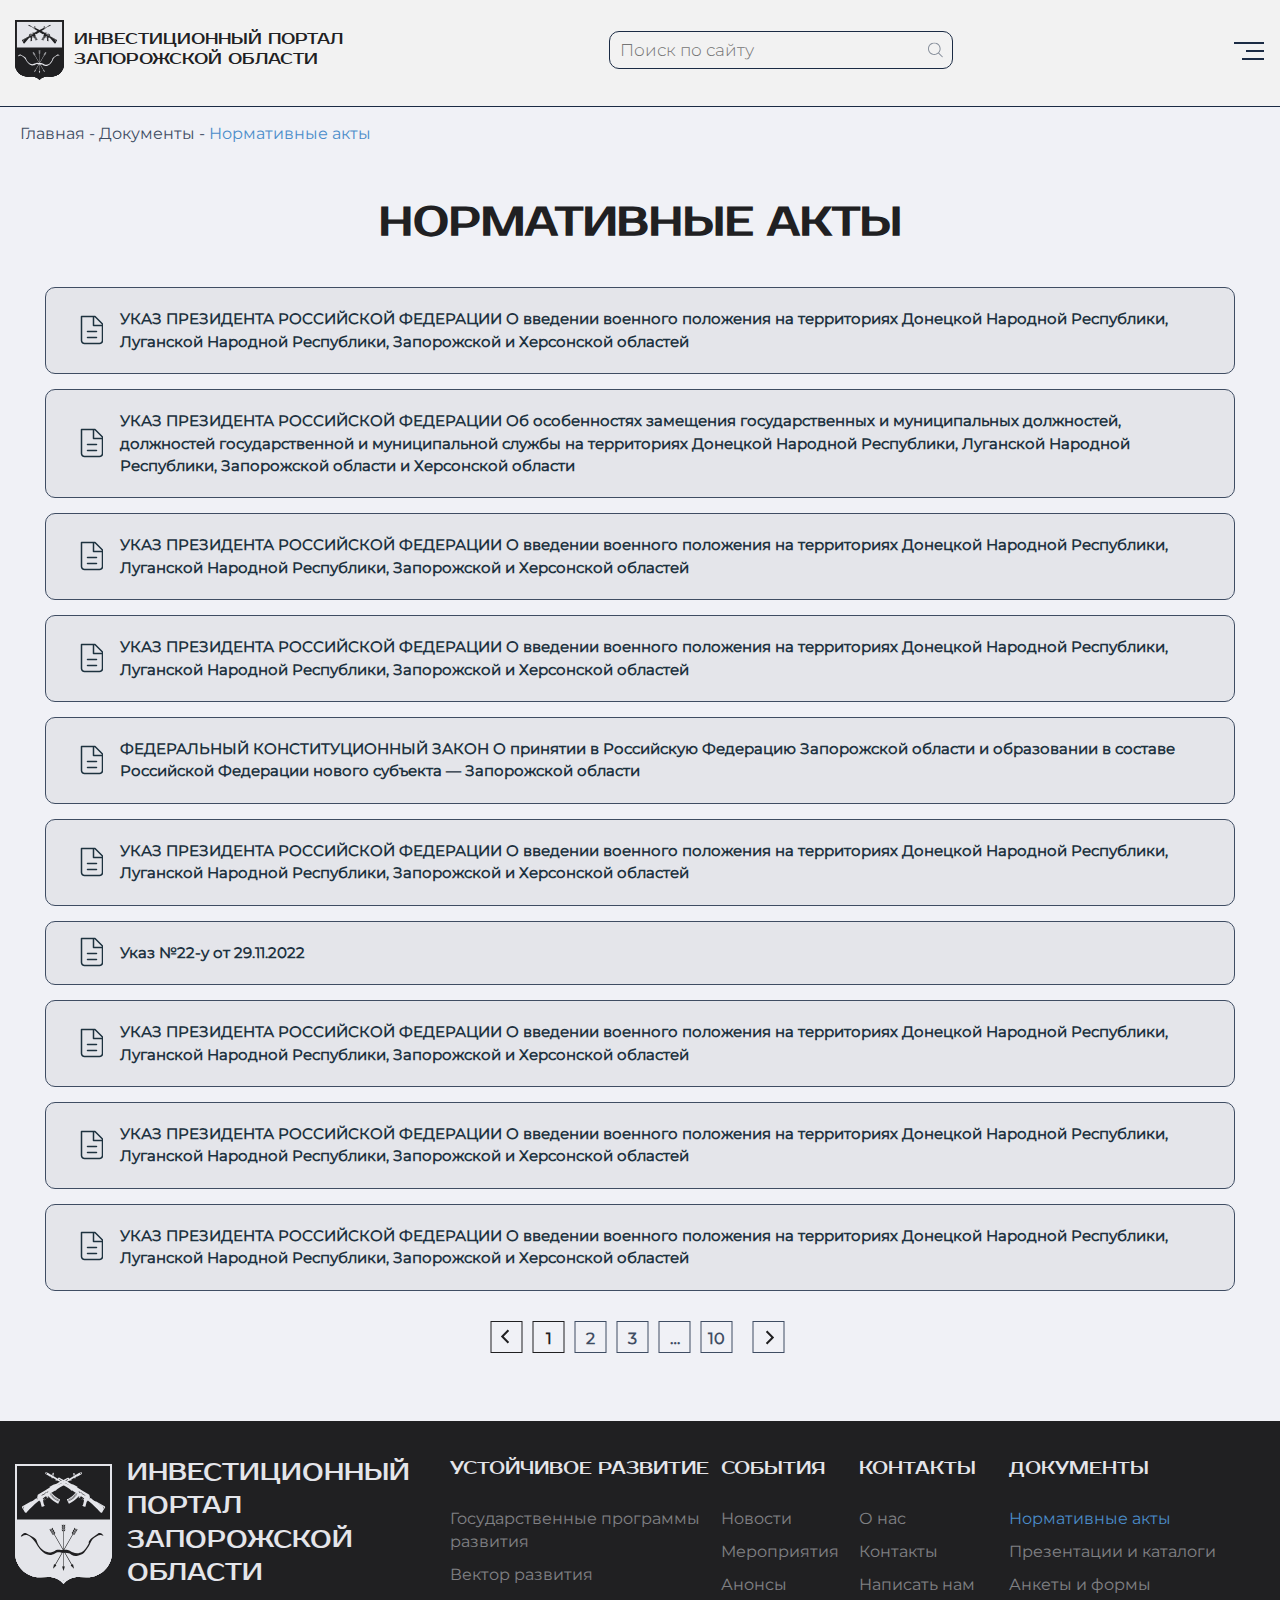
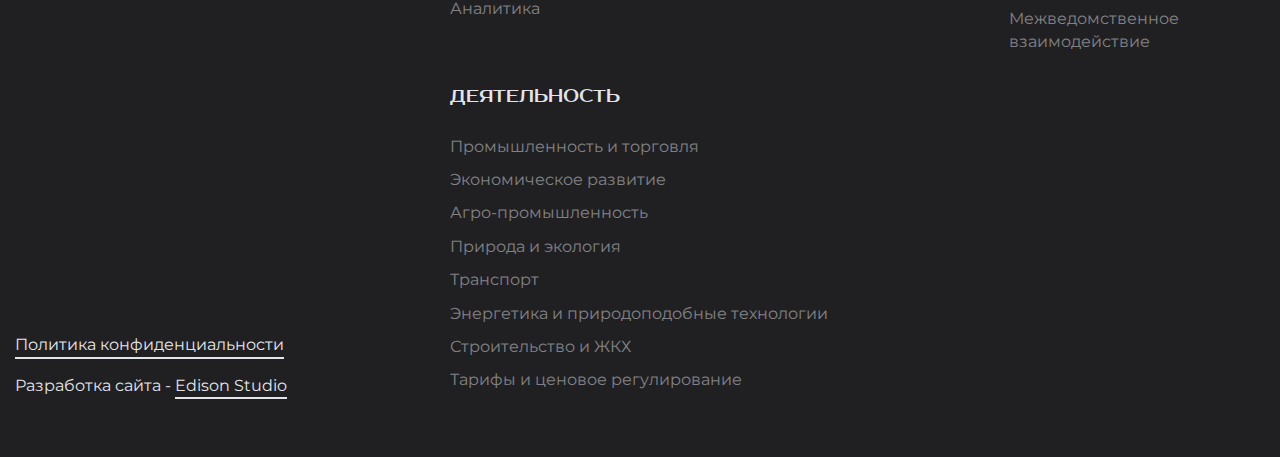
<file: regulatory-acts.html>
<!DOCTYPE html>
<html lang="ru">

<head>
    <meta charset="UTF-8">
    <meta name="viewport" content="width=device-width, initial-scale=1.0">
    <title>Нормативные акты</title>

    <link href="./css/main.css" rel="stylesheet">
    <link href="./css/media.css" rel="stylesheet">

    <link href="./pagination/simplePagination.css" rel="stylesheet">
</head>

<body>

    <nav class="mt-mobile nav-open">
        <div class="mt-menu__block">
            <div class="mt-munu-mb">
                <div class="header-navigation-wr">
                    <div class="header-navigation">
                        <div class="menu-block">
                            <div class="menu-block__items">
                                <div class="menu-block__item">
                                    <div class="menu-block__item__links">
                                        <div class="menu-block__item__left-links">
                                            <a href="#" class="menu-block__item__title-link">ИНВЕСТОРУ</a>

                                            <a href="#" class="menu-block__item__link">Региональный инвестиционный
                                                стандарт</a>
                                        </div>
                                        <div class="menu-block__item__right-links">
                                            <a href="#" class="menu-block__item__link">Свободная экономическая зона</a>
                                        </div>
                                    </div>
                                </div>
                                <div class="menu-block__item">
                                    <div class="menu-block__item__links">
                                        <div class="menu-block__item__left-links">
                                            <a href="#" class="menu-block__item__title-link">Деятельность</a>

                                            <a href="#" class="menu-block__item__link">Промышленность и торговля</a>
                                            <a href="#" class="menu-block__item__link">Агро-промышленность</a>
                                            <a href="#" class="menu-block__item__link">Экономическое развитие</a>
                                            <a href="#" class="menu-block__item__link">Природа и экология</a>
                                            <a href="#" class="menu-block__item__link">Энергетика и природоподобные
                                                технологии</a>
                                            <a href="#" class="menu-block__item__link">Тарифы и ценовое
                                                регулирование</a>
                                        </div>
                                        <div class="menu-block__item__right-links">
                                            <a href="#" class="menu-block__item__link">Экономическое развитие</a>
                                            <a href="#" class="menu-block__item__link">Промышленность и торговля</a>
                                            <a href="#" class="menu-block__item__link">Агро-промышленность</a>
                                            <a href="#" class="menu-block__item__link">Транспорт</a>
                                            <a href="#" class="menu-block__item__link">Строительство и ЖКХ</a>
                                        </div>
                                    </div>
                                </div>
                                <div class="menu-block__item">
                                    <div class="menu-block__item__links">
                                        <div class="menu-block__item__left-links">
                                            <a href="#" class="menu-block__item__title-link">Устойчивое развитие
                                                ЗАПОРОЖСКОЙ ОБЛАСТИ</a>

                                            <a href="#" class="menu-block__item__link">Государственные программы
                                                развития</a>
                                            <a href="#" class="menu-block__item__link">Вектор развития</a>
                                            <a href="#" class="menu-block__item__link">Аналитика</a>
                                        </div>
                                        <div class="menu-block__item__right-links">
                                            <a href="#" class="menu-block__item__title-link paddTop-item">Документы</a>

                                            <a href="#" class="menu-block__item__link">Нормативные акты</a>
                                            <a href="#" class="menu-block__item__link">Презентации и каталоги</a>
                                            <a href="#" class="menu-block__item__link">Анкеты и формы</a>
                                            <a href="#" class="menu-block__item__link">Межведомственное
                                                взаимодействие</a>
                                        </div>
                                    </div>
                                    <div class="menu-block__item__links last__item">
                                        <div class="menu-block__item__left-links">
                                            <a href="#" class="menu-block__item__title-link">Контакты</a>

                                            <a href="#" class="menu-block__item__link">О нас</a>
                                            <a href="#" class="menu-block__item__link">Контакты</a>
                                            <a href="#" class="menu-block__item__link">Написать нам</a>
                                        </div>
                                        <div class="menu-block__item__right-links">
                                            <a href="#" class="menu-block__item__title-link paddTop-item">События</a>

                                            <a href="#" class="menu-block__item__link">Новости</a>
                                            <a href="#" class="menu-block__item__link">Мероприятия</a>
                                            <a href="#" class="menu-block__item__link">Анонсы</a>
                                        </div>
                                    </div>
                                </div>
                            </div>
                        </div>
                    </div>
                </div>
            </div>
        </div>
    </nav>


    <section class="content-background">
        <header>
            <div class="container top-menu">
                <div class="logo-bl">
                    <div class="logo-img"><img src="images/logo.svg"></div>
                    <div class="ligo-text">Инвестиционный портал<br> Запорожской области</div>
                </div>
                <div class="header-menu">
                    <form>
                        <div class="header-menu__seach-block">
                            <input type="text" name="HeaderSeach" class="header-search__inp"
                                placeholder="Поиск по сайту">
                            <svg class="header-menu__search-svg" width="15" height="16" viewBox="0 0 15 16" fill="none"
                                xmlns="http://www.w3.org/2000/svg">
                                <g id="search-interface-symbol 1" clip-path="url(#clip0_203_3)">
                                    <g id="Group">
                                        <g id="_x34__4_">
                                            <g id="Group_2">
                                                <path id="Vector"
                                                    d="M14.858 14.6839L10.9853 10.8731C11.9994 9.77122 12.6226 8.31401 12.6226 6.71051C12.6221 3.28032 9.79673 0.5 6.31122 0.5C2.82571 0.5 0.000366211 3.28032 0.000366211 6.71051C0.000366211 10.1407 2.82571 12.921 6.31122 12.921C7.8172 12.921 9.19845 12.4001 10.2834 11.5341L14.1712 15.36C14.3606 15.5466 14.6682 15.5466 14.8576 15.36C15.0475 15.1734 15.0475 14.8705 14.858 14.6839ZM6.31122 11.9655C3.3621 11.9655 0.97138 9.61277 0.97138 6.71051C0.97138 3.80825 3.3621 1.45552 6.31122 1.45552C9.26036 1.45552 11.6511 3.80825 11.6511 6.71051C11.6511 9.61277 9.26036 11.9655 6.31122 11.9655Z"
                                                    fill="#E4E5EA" />
                                            </g>
                                        </g>
                                    </g>
                                </g>
                                <defs>
                                    <clipPath id="clip0_203_3">
                                        <rect width="15" height="15" fill="white" transform="translate(0 0.5)" />
                                    </clipPath>
                                </defs>
                            </svg>
                        </div>
                    </form>
                </div>
                <div class="header-menu-OpenBtn black-btn">
                    <svg class="header-menu-OpenBtn-svg" width="15" height="16" viewBox="0 0 15 16" fill="none"
                        xmlns="http://www.w3.org/2000/svg">
                        <g id="search-interface-symbol 1" opacity="0.5" clip-path="url(#clip0_203_3)">
                            <g id="Group">
                                <g id="_x34__4_">
                                    <g id="Group_2">
                                        <path id="Vector"
                                            d="M14.858 14.6839L10.9853 10.8731C11.9994 9.77122 12.6226 8.31401 12.6226 6.71051C12.6221 3.28032 9.79673 0.5 6.31122 0.5C2.82571 0.5 0.000366211 3.28032 0.000366211 6.71051C0.000366211 10.1407 2.82571 12.921 6.31122 12.921C7.8172 12.921 9.19845 12.4001 10.2834 11.5341L14.1712 15.36C14.3606 15.5466 14.6682 15.5466 14.8576 15.36C15.0475 15.1734 15.0475 14.8705 14.858 14.6839ZM6.31122 11.9655C3.3621 11.9655 0.97138 9.61277 0.97138 6.71051C0.97138 3.80825 3.3621 1.45552 6.31122 1.45552C9.26036 1.45552 11.6511 3.80825 11.6511 6.71051C11.6511 9.61277 9.26036 11.9655 6.31122 11.9655Z"
                                            fill="#E4E5EA" />
                                    </g>
                                </g>
                            </g>
                        </g>
                        <defs>
                            <clipPath id="clip0_203_3">
                                <rect width="15" height="15" fill="white" transform="translate(0 0.5)" />
   header                   </clipPath>
                        </defs>
                    </svg>
                </div>
                <div class="menu-wrpap">
                    <div class="burger">
                        <i>
                            <img src="images/burgerMenuOpenBlack.png">
                        </i>
                        <i>
                            <img src="images/burgerMenuClose.png">
                        </i>
                    </div>
                </div>
            </div>
        </header>

        <div class="container">
            <div class="crambs-bl">Главная - Документы - <a class="active" href="#">Нормативные акты</a></div>
        </div>

        <section class="regulatory-acts">
            <div class="container-content">
                <h1 class="documents-title">
                    Нормативные акты
                </h1>
                <ul class="documents-list" id="page-1">
                    <li class="documents-list-item">
                        <a class="documents-link" href="#">
                            УКАЗ ПРЕЗИДЕНТА РОССИЙСКОЙ ФЕДЕРАЦИИ О введении военного положения на территориях Донецкой
                            Народной Республики, Луганской Народной Республики, Запорожской и Херсонской областей
                        </a>
                    </li>
                    <li class="documents-list-item">
                        <a class="documents-link" href="#">
                            УКАЗ ПРЕЗИДЕНТА РОССИЙСКОЙ ФЕДЕРАЦИИ Об особенностях замещения государственных и
                            муниципальных должностей, должностей государственной и муниципальной службы на территориях
                            Донецкой Народной Республики, Луганской Народной Республики, Запорожской области и
                            Херсонской области
                        </a>
                    </li>
                    <li class="documents-list-item">
                        <a class="documents-link" href="#">
                            УКАЗ ПРЕЗИДЕНТА РОССИЙСКОЙ ФЕДЕРАЦИИ О введении военного положения на территориях Донецкой
                            Народной Республики, Луганской Народной Республики, Запорожской и Херсонской областей
                        </a>
                    </li>
                    <li class="documents-list-item">
                        <a class="documents-link" href="#">
                            УКАЗ ПРЕЗИДЕНТА РОССИЙСКОЙ ФЕДЕРАЦИИ О введении военного положения на территориях Донецкой
                            Народной Республики, Луганской Народной Республики, Запорожской и Херсонской областей
                        </a>
                    </li>
                    <li class="documents-list-item">
                        <a class="documents-link" href="#">
                            ФЕДЕРАЛЬНЫЙ КОНСТИТУЦИОННЫЙ ЗАКОН О принятии в Российскую Федерацию Запорожской области и
                            образовании в составе Российской Федерации нового субъекта — Запорожской области
                        </a>
                    </li>
                    <li class="documents-list-item">
                        <a class="documents-link" href="#">
                            УКАЗ ПРЕЗИДЕНТА РОССИЙСКОЙ ФЕДЕРАЦИИ О введении военного положения на территориях Донецкой
                            Народной Республики, Луганской Народной Республики, Запорожской и Херсонской областей
                        </a>
                    </li>
                    <li class="documents-list-item">
                        <a class="documents-link" href="#">
                            Указ №22-у от 29.11.2022
                        </a>
                    </li>
                    <li class="documents-list-item">
                        <a class="documents-link" href="#">
                            УКАЗ ПРЕЗИДЕНТА РОССИЙСКОЙ ФЕДЕРАЦИИ О введении военного положения на территориях Донецкой
                            Народной Республики, Луганской Народной Республики, Запорожской и Херсонской областей
                        </a>
                    </li>
                    <li class="documents-list-item">
                        <a class="documents-link" href="#">
                            УКАЗ ПРЕЗИДЕНТА РОССИЙСКОЙ ФЕДЕРАЦИИ О введении военного положения на территориях Донецкой
                            Народной Республики, Луганской Народной Республики, Запорожской и Херсонской областей
                        </a>
                    </li>
                    <li class="documents-list-item">
                        <a class="documents-link" href="#">
                            УКАЗ ПРЕЗИДЕНТА РОССИЙСКОЙ ФЕДЕРАЦИИ О введении военного положения на территориях Донецкой
                            Народной Республики, Луганской Народной Республики, Запорожской и Херсонской областей
                        </a>
                    </li>

                </ul>
                <div class="documents-list-pagination"></div>
            </div>
        </section>

        <footer>

            <div class="container">
                <div class="foter-wrap">

                    <div class="logo-in">
                        <div class="logo-wrap">
                            <div class="logo-fut">
                                <div class="logo-fut-img"><img src="images/logo-fut.svg"></div>
                                <div class="logo-fut-text">Инвестиционный<br> портал Запорожской<br> области</div>
                            </div>
                            <div class="polise-bl">
                                <a class="pol-is" href="">Политика конфиденциальности</a>
                                <div class="web-is">Разработка сайта - <a href="">Edison Studio</a></div>
                            </div>
                        </div>
                    </div>
                    <div class="menu-in">
                        <div class="menu-is-fot">
                            <div class="meny-tit">Устойчивое развитие </div>
                            <ul class="meny-fot">
                                <li><a href="">Государственные программы развития</a></li>
                                <li><a href="">Вектор развития</a></li>
                                <li><a href="">Аналитика</a></li>
                            </ul>
                        </div>
                        <div class="menu-is-fot">
                            <div class="meny-tit">События</div>
                            <ul class="meny-fot">
                                <li><a href="">Новости</a></li>
                                <li><a href="">Мероприятия</a></li>
                                <li><a href="">Анонсы</a></li>
                            </ul>
                        </div>
                        <div class="menu-is-fot">
                            <div class="meny-tit">Контакты</div>
                            <ul class="meny-fot">
                                <li>
                                    <a href="">
                                        О нас
                                    </a></li>
                                <li><a href="">Контакты</a></li>
                                <li><a href="">Написать нам</a></li>
                            </ul>
                        </div>
                        <div class="menu-is-fot">
                            <div class="meny-tit">Документы</div>
                            <ul class="meny-fot">
                                <li><a class="meny-fot-link--active" href="">Нормативные акты</a></li>
                                <li><a href="">Презентации и каталоги</a></li>
                                <li><a href="">Анкеты и формы</a></li>
                                <li><a href="">Межведомственное взаимодействие</a></li>
                            </ul>
                        </div>

                        <div class="menu-is-fot">
                            <div class="meny-tit">Деятельность</div>
                            <ul class="meny-fot">
                                <li><a href="">Промышленность и торговля</a></li>
                                <li><a href="">Экономическое развитие</a></li>
                                <li><a href="">Агро-промышленность</a></li>
                                <li><a href="">Природа и экология</a></li>
                                <li><a href="">Транспорт</a></li>
                                <li><a href="">Энергетика и природоподобные технологии</a></li>
                                <li><a href="">Строительство и ЖКХ</a></li>
                                <li><a href="">Тарифы и ценовое регулирование</a></li>
                            </ul>
                        </div>
                    </div>

                </div>
            </div>

        </footer>
    </section>

    <!-- jQuery (necessary for Bootstrap's JavaScript plugins) -->
    <script src="https://ajax.googleapis.com/ajax/libs/jquery/1.11.3/jquery.min.js"></script>
    <script src="./pagination/jquery.simplePagination.js"></script>
    <script src="./js/documetns-pagination.js"></script>
    <!-- Include all compiled plugins (below), or include individual files as needed -->
    <script src="slick/slick.min.js"></script>
    <script src="js/main.js"></script>
</body>

</html>
</file>
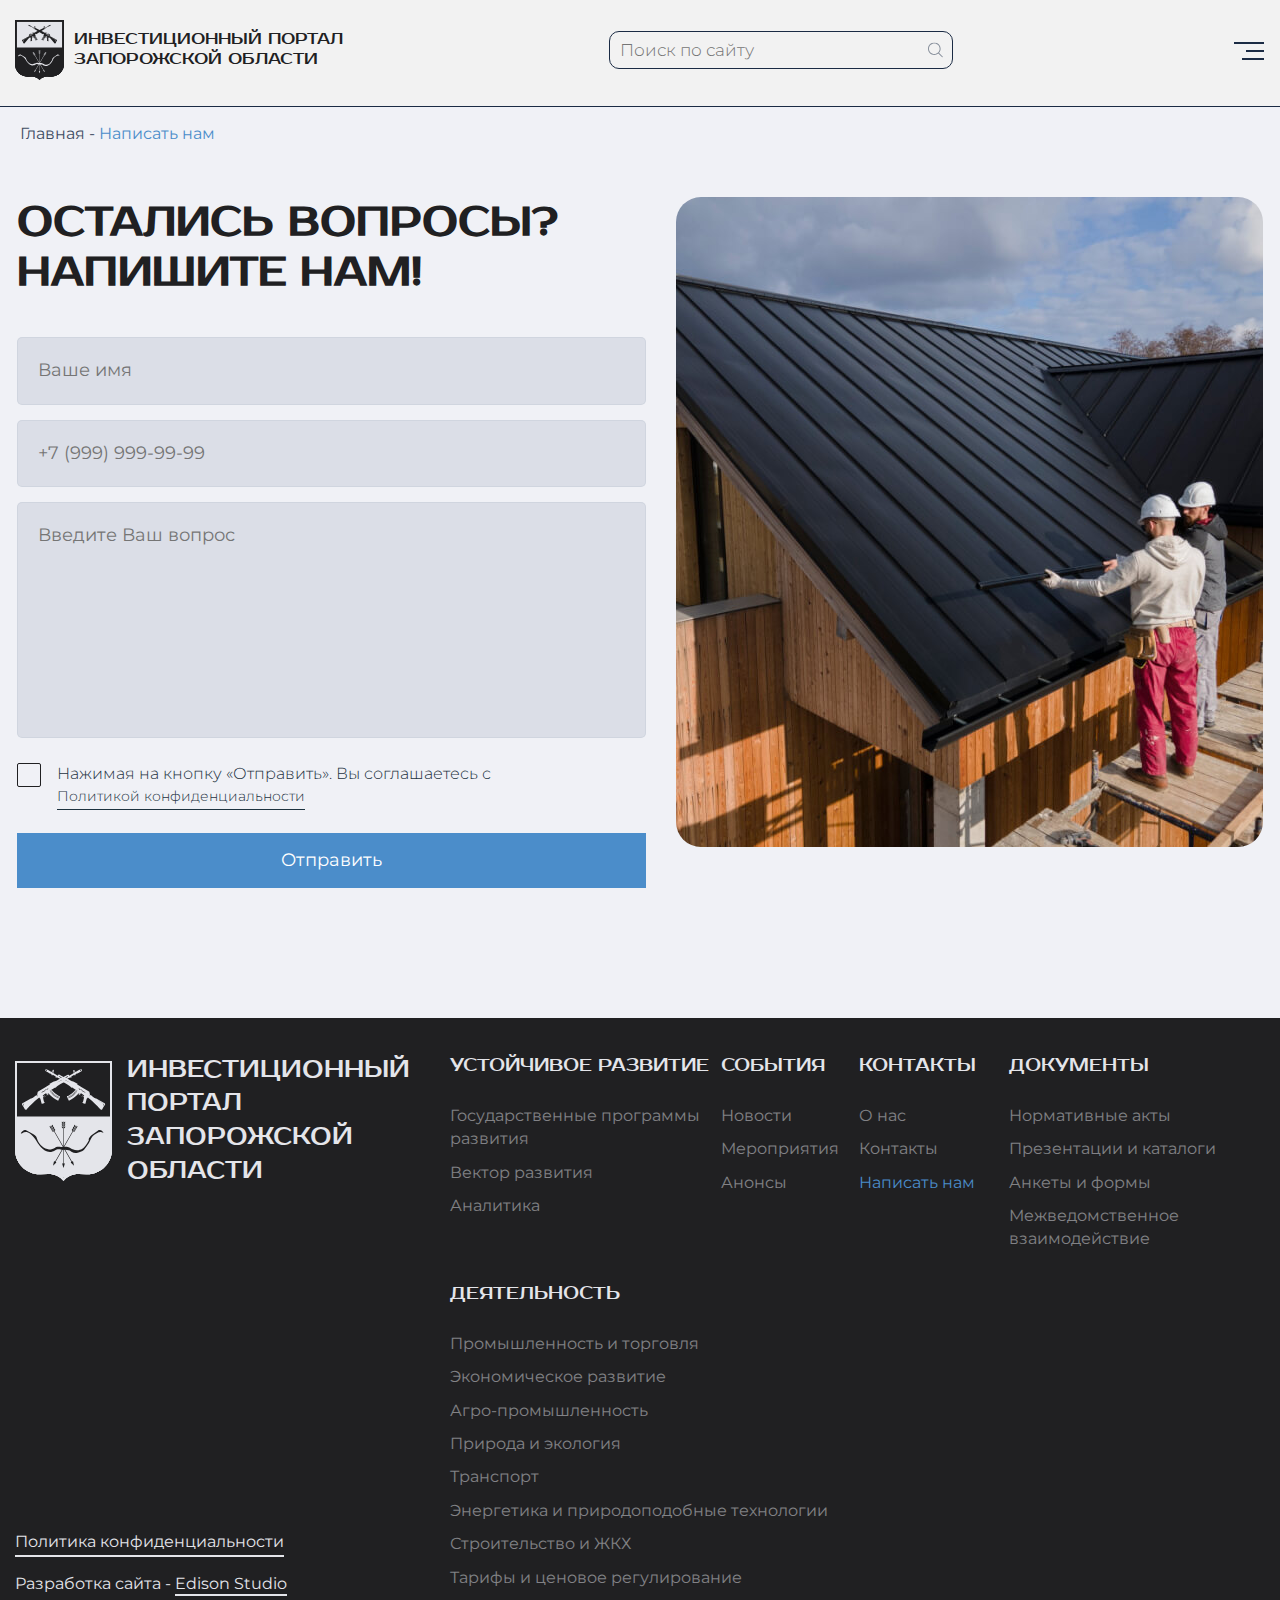
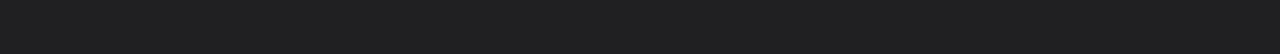
<file: write-to-us.html>
<!DOCTYPE html>
<html lang="ru">

<head>
    <meta charset="UTF-8">
    <meta name="viewport" content="width=device-width, initial-scale=1.0">
    <title>Написать нам</title>

    <!-- CSS -->
    <link href="css/main.css" rel="stylesheet">
    <link href="css/media.css" rel="stylesheet">

</head>

<body>

    <nav class="mt-mobile nav-open">
        <div class="mt-menu__block">
            <div class="mt-munu-mb">
                <div class="header-navigation-wr">
                    <div class="header-navigation">
                        <div class="menu-block">
                            <div class="menu-block__items">
                                <div class="menu-block__item">
                                    <div class="menu-block__item__links">
                                        <div class="menu-block__item__left-links">
                                            <a href="#" class="menu-block__item__title-link">ИНВЕСТОРУ</a>

                                            <a href="#" class="menu-block__item__link">Региональный инвестиционный
                                                стандарт</a>
                                        </div>
                                        <div class="menu-block__item__right-links">
                                            <a href="#" class="menu-block__item__link">Свободная экономическая зона</a>
                                        </div>
                                    </div>
                                </div>
                                <div class="menu-block__item">
                                    <div class="menu-block__item__links">
                                        <div class="menu-block__item__left-links">
                                            <a href="#" class="menu-block__item__title-link">Деятельность</a>

                                            <a href="#" class="menu-block__item__link">Промышленность и торговля</a>
                                            <a href="#" class="menu-block__item__link">Агро-промышленность</a>
                                            <a href="#" class="menu-block__item__link">Экономическое развитие</a>
                                            <a href="#" class="menu-block__item__link">Природа и экология</a>
                                            <a href="#" class="menu-block__item__link">Энергетика и природоподобные
                                                технологии</a>
                                            <a href="#" class="menu-block__item__link">Тарифы и ценовое
                                                регулирование</a>
                                        </div>
                                        <div class="menu-block__item__right-links">
                                            <a href="#" class="menu-block__item__link">Экономическое развитие</a>
                                            <a href="#" class="menu-block__item__link">Промышленность и торговля</a>
                                            <a href="#" class="menu-block__item__link">Агро-промышленность</a>
                                            <a href="#" class="menu-block__item__link">Транспорт</a>
                                            <a href="#" class="menu-block__item__link">Строительство и ЖКХ</a>
                                        </div>
                                    </div>
                                </div>
                                <div class="menu-block__item">
                                    <div class="menu-block__item__links">
                                        <div class="menu-block__item__left-links">
                                            <a href="#" class="menu-block__item__title-link">Устойчивое развитие
                                                ЗАПОРОЖСКОЙ ОБЛАСТИ</a>

                                            <a href="#" class="menu-block__item__link">Государственные программы
                                                развития</a>
                                            <a href="#" class="menu-block__item__link">Вектор развития</a>
                                            <a href="#" class="menu-block__item__link">Аналитика</a>
                                        </div>
                                        <div class="menu-block__item__right-links">
                                            <a href="#" class="menu-block__item__title-link paddTop-item">Документы</a>

                                            <a href="#" class="menu-block__item__link">Нормативные акты</a>
                                            <a href="#" class="menu-block__item__link">Презентации и каталоги</a>
                                            <a href="#" class="menu-block__item__link">Анкеты и формы</a>
                                            <a href="#" class="menu-block__item__link">Межведомственное
                                                взаимодействие</a>
                                        </div>
                                    </div>
                                    <div class="menu-block__item__links last__item">
                                        <div class="menu-block__item__left-links">
                                            <a href="#" class="menu-block__item__title-link">Контакты</a>

                                            <a href="#" class="menu-block__item__link">О нас</a>
                                            <a href="#" class="menu-block__item__link">Контакты</a>
                                            <a href="#" class="menu-block__item__link">Написать нам</a>
                                        </div>
                                        <div class="menu-block__item__right-links">
                                            <a href="#" class="menu-block__item__title-link paddTop-item">События</a>

                                            <a href="#" class="menu-block__item__link">Новости</a>
                                            <a href="#" class="menu-block__item__link">Мероприятия</a>
                                            <a href="#" class="menu-block__item__link">Анонсы</a>
                                        </div>
                                    </div>
                                </div>
                            </div>
                        </div>
                    </div>
                </div>
            </div>
        </div>
    </nav>

    <section class="content-background">

        <header>
            <div class="container top-menu">
                <div class="logo-bl">
                    <div class="logo-img"><img src="images/logo.svg"></div>
                    <div class="ligo-text">Инвестиционный портал<br> Запорожской области</div>
                </div>
                <div class="header-menu">
                    <form>
                        <div class="header-menu__seach-block">
                            <input type="text" name="HeaderSeach" class="header-search__inp"
                                placeholder="Поиск по сайту">
                            <svg class="header-menu__search-svg" width="15" height="16" viewBox="0 0 15 16" fill="none"
                                xmlns="http://www.w3.org/2000/svg">
                                <g id="search-interface-symbol 1" clip-path="url(#clip0_203_3)">
                                    <g id="Group">
                                        <g id="_x34__4_">
                                            <g id="Group_2">
                                                <path id="Vector"
                                                    d="M14.858 14.6839L10.9853 10.8731C11.9994 9.77122 12.6226 8.31401 12.6226 6.71051C12.6221 3.28032 9.79673 0.5 6.31122 0.5C2.82571 0.5 0.000366211 3.28032 0.000366211 6.71051C0.000366211 10.1407 2.82571 12.921 6.31122 12.921C7.8172 12.921 9.19845 12.4001 10.2834 11.5341L14.1712 15.36C14.3606 15.5466 14.6682 15.5466 14.8576 15.36C15.0475 15.1734 15.0475 14.8705 14.858 14.6839ZM6.31122 11.9655C3.3621 11.9655 0.97138 9.61277 0.97138 6.71051C0.97138 3.80825 3.3621 1.45552 6.31122 1.45552C9.26036 1.45552 11.6511 3.80825 11.6511 6.71051C11.6511 9.61277 9.26036 11.9655 6.31122 11.9655Z"
                                                    fill="#E4E5EA" />
                                            </g>
                                        </g>
                                    </g>
                                </g>
                                <defs>
                                    <clipPath id="clip0_203_3">
                                        <rect width="15" height="15" fill="white" transform="translate(0 0.5)" />
                                    </clipPath>
                                </defs>
                            </svg>
                        </div>
                    </form>
                </div>
                <div class="header-menu-OpenBtn black-btn">
                    <svg class="header-menu-OpenBtn-svg" width="15" height="16" viewBox="0 0 15 16" fill="none"
                        xmlns="http://www.w3.org/2000/svg">
                        <g id="search-interface-symbol 1" opacity="0.5" clip-path="url(#clip0_203_3)">
                            <g id="Group">
                                <g id="_x34__4_">
                                    <g id="Group_2">
                                        <path id="Vector"
                                            d="M14.858 14.6839L10.9853 10.8731C11.9994 9.77122 12.6226 8.31401 12.6226 6.71051C12.6221 3.28032 9.79673 0.5 6.31122 0.5C2.82571 0.5 0.000366211 3.28032 0.000366211 6.71051C0.000366211 10.1407 2.82571 12.921 6.31122 12.921C7.8172 12.921 9.19845 12.4001 10.2834 11.5341L14.1712 15.36C14.3606 15.5466 14.6682 15.5466 14.8576 15.36C15.0475 15.1734 15.0475 14.8705 14.858 14.6839ZM6.31122 11.9655C3.3621 11.9655 0.97138 9.61277 0.97138 6.71051C0.97138 3.80825 3.3621 1.45552 6.31122 1.45552C9.26036 1.45552 11.6511 3.80825 11.6511 6.71051C11.6511 9.61277 9.26036 11.9655 6.31122 11.9655Z"
                                            fill="#E4E5EA" />
                                    </g>
                                </g>
                            </g>
                        </g>
                        <defs>
                            <clipPath id="clip0_203_3">
                                <rect width="15" height="15" fill="white" transform="translate(0 0.5)" />
   header                   </clipPath>
                        </defs>
                    </svg>
                </div>
                <div class="menu-wrpap">
                    <div class="burger">
                        <i>
                            <img src="images/burgerMenuOpenBlack.png">
                        </i>
                        <i>
                            <img src="images/burgerMenuClose.png">
                        </i>
                    </div>
                </div>
            </div>
        </header>

        <div class="container">
            <div class="crambs-bl">Главная - <a class="active" href="#">Написать нам</a></div>
        </div>


        <section class="write-to-us">
            <div class="container">
                <div class="write-to-us-inner">
                    <div class="write-to-us-info">
                        <h1 class="write-to-us-title">
                            Остались вопросы? Напишите нам!
                        </h1>
                        <form class="write-to-us-form" action="#">
                            <input type="text" placeholder="Ваше имя">
                            <input type="tel" placeholder="+7 (999) 999-99-99">
                            <textarea name="" id="" placeholder="Введите Ваш вопрос"></textarea>
                            <label class="write-to-us-label">
                                <input type="checkbox" class="write-to-us-checkbox">
                                <span class="write-to-us-check-style">
                                </span>
                                <span class="write-to-us-check-text">
                                    Нажимая на кнопку «Отправить». Вы соглашаетесь с <br>
                                    <a href="#">Политикой конфиденциальности</a>
                                </span>
                            </label>
                            <button type="submit" class="write-to-us-btn">Отправить</button>
                        </form>
                    </div>
                    <img class="write-to-us-img" src="./images/write-us-img.jpg" alt="Напишите нам">
                </div>
            </div>
        </section>


        <footer>

            <div class="container">
                <div class="foter-wrap">

                    <div class="logo-in">
                        <div class="logo-wrap">
                            <div class="logo-fut">
                                <div class="logo-fut-img"><img src="images/logo-fut.svg"></div>
                                <div class="logo-fut-text">Инвестиционный<br> портал Запорожской<br> области</div>
                            </div>
                            <div class="polise-bl">
                                <a class="pol-is" href="">Политика конфиденциальности</a>
                                <div class="web-is">Разработка сайта - <a href="">Edison Studio</a></div>
                            </div>
                        </div>
                    </div>
                    <div class="menu-in">
                        <div class="menu-is-fot">
                            <div class="meny-tit">Устойчивое развитие </div>
                            <ul class="meny-fot">
                                <li><a href="">Государственные программы развития</a></li>
                                <li><a href="">Вектор развития</a></li>
                                <li><a href="">Аналитика</a></li>
                            </ul>
                        </div>
                        <div class="menu-is-fot">
                            <div class="meny-tit">События</div>
                            <ul class="meny-fot">
                                <li><a href="">Новости</a></li>
                                <li><a href="">Мероприятия</a></li>
                                <li><a href="">Анонсы</a></li>
                            </ul>
                        </div>
                        <div class="menu-is-fot">
                            <div class="meny-tit">Контакты</div>
                            <ul class="meny-fot">
                                <li>
                                    <a href="">
                                        О нас
                                    </a></li>
                                <li><a href="">Контакты</a></li>
                                <li>
                                    <a class="meny-fot-link--active" href="">Написать нам
                                    </a>
                                </li>
                            </ul>
                        </div>
                        <div class="menu-is-fot">
                            <div class="meny-tit">Документы</div>
                            <ul class="meny-fot">
                                <li><a href="">Нормативные акты</a></li>
                                <li><a href="">Презентации и каталоги</a></li>
                                <li><a href="">Анкеты и формы</a></li>
                                <li><a href="">Межведомственное взаимодействие</a></li>
                            </ul>
                        </div>

                        <div class="menu-is-fot">
                            <div class="meny-tit">Деятельность</div>
                            <ul class="meny-fot">
                                <li><a href="">Промышленность и торговля</a></li>
                                <li><a href="">Экономическое развитие</a></li>
                                <li><a href="">Агро-промышленность</a></li>
                                <li><a href="">Природа и экология</a></li>
                                <li><a href="">Транспорт</a></li>
                                <li><a href="">Энергетика и природоподобные технологии</a></li>
                                <li><a href="">Строительство и ЖКХ</a></li>
                                <li><a href="">Тарифы и ценовое регулирование</a></li>
                            </ul>
                        </div>
                    </div>


                </div>
            </div>

        </footer>

    </section>

    <!-- jQuery (necessary for Bootstrap's JavaScript plugins) -->
    <script src="https://ajax.googleapis.com/ajax/libs/jquery/1.11.3/jquery.min.js"></script>
    <!-- Include all compiled plugins (below), or include individual files as needed -->
    <script src="slick/slick.min.js"></script>
    <script src="js/main.js"></script>
    <script src="./js/write-to-us.js"></script>
</body>

</html>
</file>
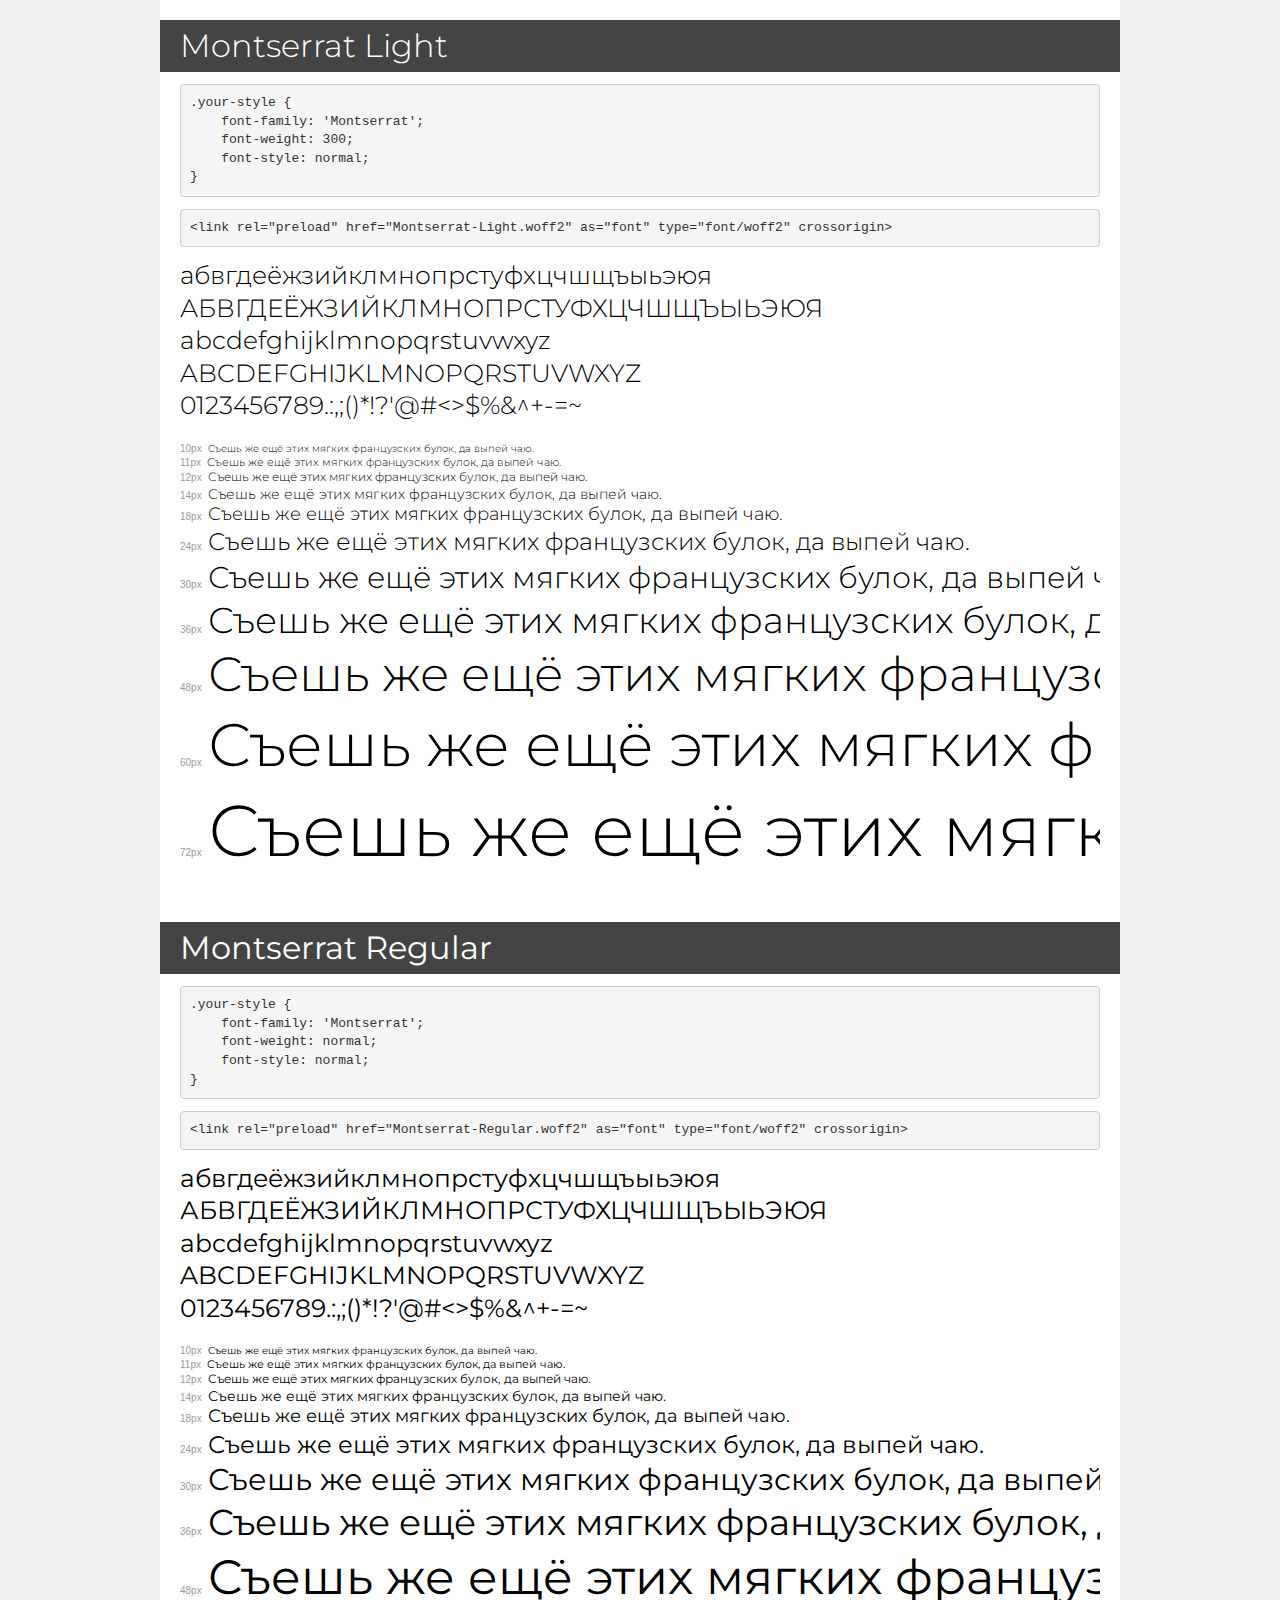
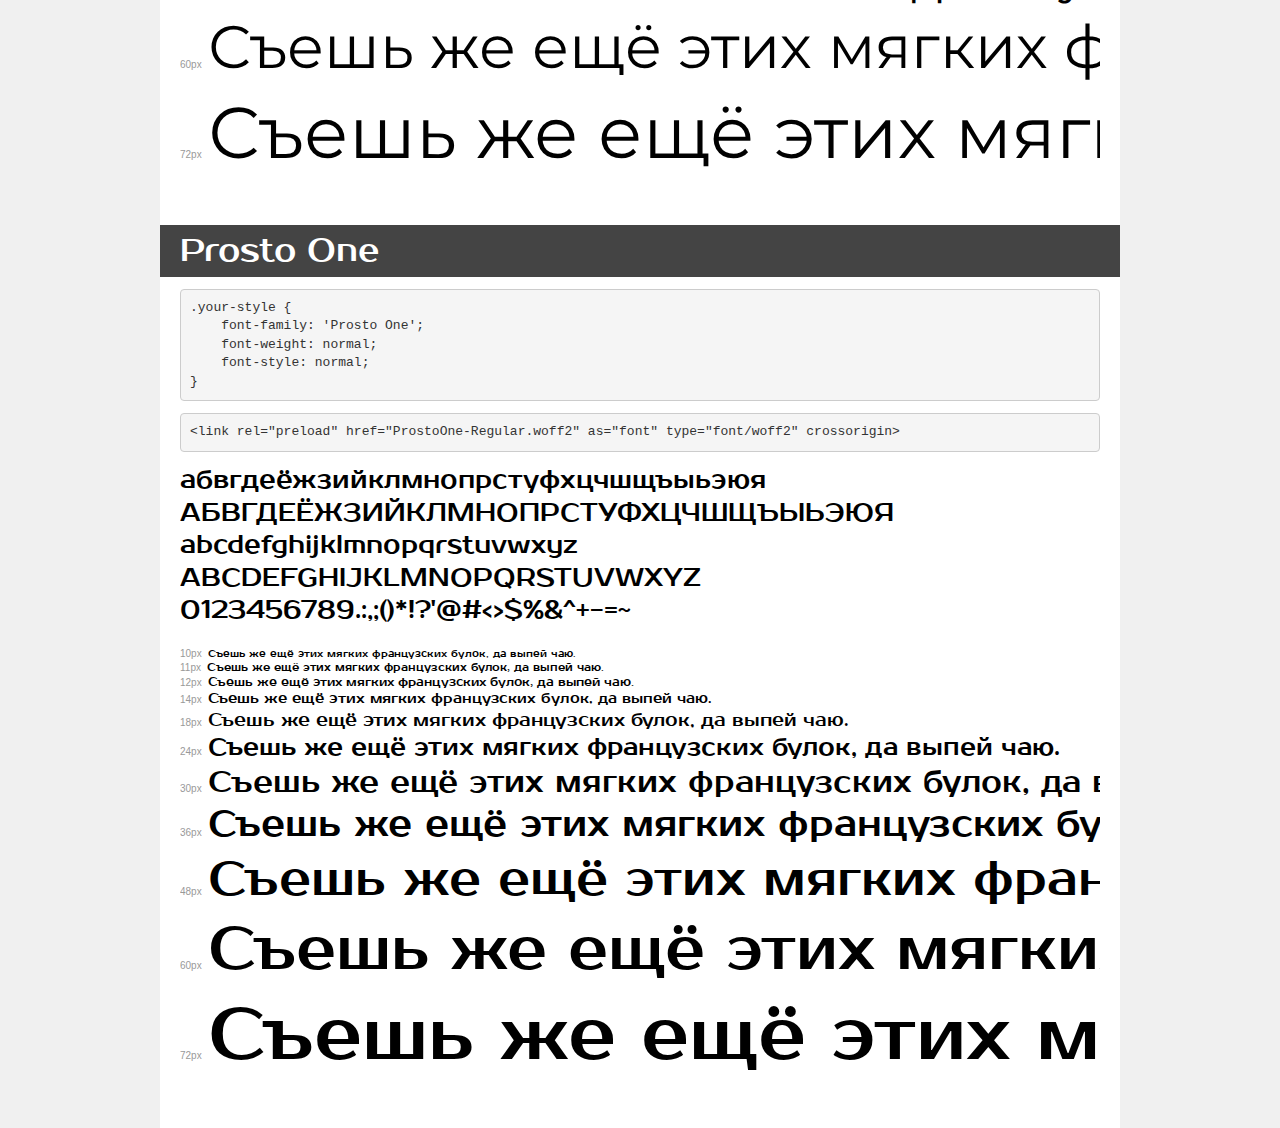
<file: fonts/demo.html>
<!DOCTYPE html>
<html lang="en">
<head>
    <meta charset="utf-8">
    <meta http-equiv="X-UA-Compatible" content="IE=edge">
    <meta name="viewport" content="width=device-width, initial-scale=1">
    <meta name="robots" content="noindex, noarchive">
    <meta name="format-detection" content="telephone=no">
    <title>Transfonter demo</title>
    <link href="stylesheet.css" rel="stylesheet">
    <style>
        /*
        http://meyerweb.com/eric/tools/css/reset/
        v2.0 | 20110126
        License: none (public domain)
        */
        html, body, div, span, applet, object, iframe,
        h1, h2, h3, h4, h5, h6, p, blockquote, pre,
        a, abbr, acronym, address, big, cite, code,
        del, dfn, em, img, ins, kbd, q, s, samp,
        small, strike, strong, sub, sup, tt, var,
        b, u, i, center,
        dl, dt, dd, ol, ul, li,
        fieldset, form, label, legend,
        table, caption, tbody, tfoot, thead, tr, th, td,
        article, aside, canvas, details, embed,
        figure, figcaption, footer, header, hgroup,
        menu, nav, output, ruby, section, summary,
        time, mark, audio, video {
            margin: 0;
            padding: 0;
            border: 0;
            font-size: 100%;
            font: inherit;
            vertical-align: baseline;
        }
        /* HTML5 display-role reset for older browsers */
        article, aside, details, figcaption, figure,
        footer, header, hgroup, menu, nav, section {
            display: block;
        }
        body {
            line-height: 1;
        }
        ol, ul {
            list-style: none;
        }
        blockquote, q {
            quotes: none;
        }
        blockquote:before, blockquote:after,
        q:before, q:after {
            content: '';
            content: none;
        }
        table {
            border-collapse: collapse;
            border-spacing: 0;
        }
        /* demo styles */
        body {
            background: #f0f0f0;
            color: #000;
        }
        .page {
            background: #fff;
            width: 920px;
            margin: 0 auto;
            padding: 20px 20px 0 20px;
            overflow: hidden;
        }
        .font-container {
            overflow-x: auto;
            overflow-y: hidden;
            margin-bottom: 40px;
            line-height: 1.3;
            white-space: nowrap;
            padding-bottom: 5px;
        }
        h1 {
            position: relative;
            background: #444;
            font-size: 32px;
            color: #fff;
            padding: 10px 20px;
            margin: 0 -20px 12px -20px;
        }
        .letters {
            font-size: 25px;
            margin-bottom: 20px;
        }
        .s10:before {
            content: '10px';
        }
        .s11:before {
            content: '11px';
        }
        .s12:before {
            content: '12px';
        }
        .s14:before {
            content: '14px';
        }
        .s18:before {
            content: '18px';
        }
        .s24:before {
            content: '24px';
        }
        .s30:before {
            content: '30px';
        }
        .s36:before {
            content: '36px';
        }
        .s48:before {
            content: '48px';
        }
        .s60:before {
            content: '60px';
        }
        .s72:before {
            content: '72px';
        }
        .s10:before, .s11:before, .s12:before, .s14:before,
        .s18:before, .s24:before, .s30:before, .s36:before,
        .s48:before, .s60:before, .s72:before {
            font-family: Arial, sans-serif;
            font-size: 10px;
            font-weight: normal;
            font-style: normal;
            color: #999;
            padding-right: 6px;
        }
        pre {
            display: block;
            padding: 9px;
            margin: 0 0 12px;
            font-family: Monaco, Menlo, Consolas, "Courier New", monospace;
            font-size: 13px;
            line-height: 1.428571429;
            color: #333;
            font-weight: normal;
            font-style: normal;
            background-color: #f5f5f5;
            border: 1px solid #ccc;
            overflow-x: auto;
            border-radius: 4px;
        }
        /* responsive */
        @media (max-width: 959px) {
            .page {
                width: auto;
                margin: 0;
            }
        }
    </style>
</head>
<body>
<div class="page">
    <div class="demo">
        <h1 style="font-family: 'Montserrat'; font-weight: 300; font-style: normal;">Montserrat Light</h1>
        <pre title="Usage">.your-style {
    font-family: 'Montserrat';
    font-weight: 300;
    font-style: normal;
}</pre>
        <pre title="Preload (optional)">
&lt;link rel=&quot;preload&quot; href=&quot;Montserrat-Light.woff2&quot; as=&quot;font&quot; type=&quot;font/woff2&quot; crossorigin&gt;</pre>
        <div class="font-container" style="font-family: 'Montserrat'; font-weight: 300; font-style: normal;">
            <p class="letters">
                абвгдеёжзийклмнопрстуфхцчшщъыьэюя<br>
АБВГДЕЁЖЗИЙКЛМНОПРСТУФХЦЧШЩЪЫЬЭЮЯ<br>
abcdefghijklmnopqrstuvwxyz<br>
ABCDEFGHIJKLMNOPQRSTUVWXYZ<br>
                0123456789.:,;()*!?'@#&lt;&gt;$%&^+-=~
            </p>
            <p class="s10" style="font-size: 10px;">Съешь же ещё этих мягких французских булок, да выпей чаю.</p>
            <p class="s11" style="font-size: 11px;">Съешь же ещё этих мягких французских булок, да выпей чаю.</p>
            <p class="s12" style="font-size: 12px;">Съешь же ещё этих мягких французских булок, да выпей чаю.</p>
            <p class="s14" style="font-size: 14px;">Съешь же ещё этих мягких французских булок, да выпей чаю.</p>
            <p class="s18" style="font-size: 18px;">Съешь же ещё этих мягких французских булок, да выпей чаю.</p>
            <p class="s24" style="font-size: 24px;">Съешь же ещё этих мягких французских булок, да выпей чаю.</p>
            <p class="s30" style="font-size: 30px;">Съешь же ещё этих мягких французских булок, да выпей чаю.</p>
            <p class="s36" style="font-size: 36px;">Съешь же ещё этих мягких французских булок, да выпей чаю.</p>
            <p class="s48" style="font-size: 48px;">Съешь же ещё этих мягких французских булок, да выпей чаю.</p>
            <p class="s60" style="font-size: 60px;">Съешь же ещё этих мягких французских булок, да выпей чаю.</p>
            <p class="s72" style="font-size: 72px;">Съешь же ещё этих мягких французских булок, да выпей чаю.</p>
        </div>
    </div>

    <div class="demo">
        <h1 style="font-family: 'Montserrat'; font-weight: normal; font-style: normal;">Montserrat Regular</h1>
        <pre title="Usage">.your-style {
    font-family: 'Montserrat';
    font-weight: normal;
    font-style: normal;
}</pre>
        <pre title="Preload (optional)">
&lt;link rel=&quot;preload&quot; href=&quot;Montserrat-Regular.woff2&quot; as=&quot;font&quot; type=&quot;font/woff2&quot; crossorigin&gt;</pre>
        <div class="font-container" style="font-family: 'Montserrat'; font-weight: normal; font-style: normal;">
            <p class="letters">
                абвгдеёжзийклмнопрстуфхцчшщъыьэюя<br>
АБВГДЕЁЖЗИЙКЛМНОПРСТУФХЦЧШЩЪЫЬЭЮЯ<br>
abcdefghijklmnopqrstuvwxyz<br>
ABCDEFGHIJKLMNOPQRSTUVWXYZ<br>
                0123456789.:,;()*!?'@#&lt;&gt;$%&^+-=~
            </p>
            <p class="s10" style="font-size: 10px;">Съешь же ещё этих мягких французских булок, да выпей чаю.</p>
            <p class="s11" style="font-size: 11px;">Съешь же ещё этих мягких французских булок, да выпей чаю.</p>
            <p class="s12" style="font-size: 12px;">Съешь же ещё этих мягких французских булок, да выпей чаю.</p>
            <p class="s14" style="font-size: 14px;">Съешь же ещё этих мягких французских булок, да выпей чаю.</p>
            <p class="s18" style="font-size: 18px;">Съешь же ещё этих мягких французских булок, да выпей чаю.</p>
            <p class="s24" style="font-size: 24px;">Съешь же ещё этих мягких французских булок, да выпей чаю.</p>
            <p class="s30" style="font-size: 30px;">Съешь же ещё этих мягких французских булок, да выпей чаю.</p>
            <p class="s36" style="font-size: 36px;">Съешь же ещё этих мягких французских булок, да выпей чаю.</p>
            <p class="s48" style="font-size: 48px;">Съешь же ещё этих мягких французских булок, да выпей чаю.</p>
            <p class="s60" style="font-size: 60px;">Съешь же ещё этих мягких французских булок, да выпей чаю.</p>
            <p class="s72" style="font-size: 72px;">Съешь же ещё этих мягких французских булок, да выпей чаю.</p>
        </div>
    </div>

    <div class="demo">
        <h1 style="font-family: 'Prosto One'; font-weight: normal; font-style: normal;">Prosto One</h1>
        <pre title="Usage">.your-style {
    font-family: 'Prosto One';
    font-weight: normal;
    font-style: normal;
}</pre>
        <pre title="Preload (optional)">
&lt;link rel=&quot;preload&quot; href=&quot;ProstoOne-Regular.woff2&quot; as=&quot;font&quot; type=&quot;font/woff2&quot; crossorigin&gt;</pre>
        <div class="font-container" style="font-family: 'Prosto One'; font-weight: normal; font-style: normal;">
            <p class="letters">
                абвгдеёжзийклмнопрстуфхцчшщъыьэюя<br>
АБВГДЕЁЖЗИЙКЛМНОПРСТУФХЦЧШЩЪЫЬЭЮЯ<br>
abcdefghijklmnopqrstuvwxyz<br>
ABCDEFGHIJKLMNOPQRSTUVWXYZ<br>
                0123456789.:,;()*!?'@#&lt;&gt;$%&^+-=~
            </p>
            <p class="s10" style="font-size: 10px;">Съешь же ещё этих мягких французских булок, да выпей чаю.</p>
            <p class="s11" style="font-size: 11px;">Съешь же ещё этих мягких французских булок, да выпей чаю.</p>
            <p class="s12" style="font-size: 12px;">Съешь же ещё этих мягких французских булок, да выпей чаю.</p>
            <p class="s14" style="font-size: 14px;">Съешь же ещё этих мягких французских булок, да выпей чаю.</p>
            <p class="s18" style="font-size: 18px;">Съешь же ещё этих мягких французских булок, да выпей чаю.</p>
            <p class="s24" style="font-size: 24px;">Съешь же ещё этих мягких французских булок, да выпей чаю.</p>
            <p class="s30" style="font-size: 30px;">Съешь же ещё этих мягких французских булок, да выпей чаю.</p>
            <p class="s36" style="font-size: 36px;">Съешь же ещё этих мягких французских булок, да выпей чаю.</p>
            <p class="s48" style="font-size: 48px;">Съешь же ещё этих мягких французских булок, да выпей чаю.</p>
            <p class="s60" style="font-size: 60px;">Съешь же ещё этих мягких французских булок, да выпей чаю.</p>
            <p class="s72" style="font-size: 72px;">Съешь же ещё этих мягких французских булок, да выпей чаю.</p>
        </div>
    </div>

</div>
</body>
</html>
</file>
<file: css/main.css>
@font-face {
    font-family: 'Roboto-Bold';
    src: url('../fonts/Roboto-Bold.ttf');
    src: url('../fonts/Roboto-Bold.ttf') format('embedded-opentype'), url('../fonts/Roboto-Bold.ttf') format('woff'), url('../fonts/Roboto-Bold.ttf') format('truetype'), url('../fonts/Roboto-Bold.ttf') format('svg');
    font-weight: 600;
    font-style: normal;
}
@font-face {
    font-family: 'Montserrat';
    src: url('../fonts/Montserrat-Light.eot');
    src: url('../fonts/Montserrat-Light.eot?#iefix') format('embedded-opentype'),
        url('../fonts/Montserrat-Light.woff2') format('woff2'),
        url('../fonts/Montserrat-Light.woff') format('woff'),
        url('../fonts/Montserrat-Light.ttf') format('truetype');
    font-weight: 300;
    font-style: normal;
    font-display: swap;
}

@font-face {
    font-family: 'Montserrat';
    src: url('../fonts/Montserrat-Regular.eot');
    src: url('../fonts/Montserrat-Regular.eot?#iefix') format('embedded-opentype'),
        url('../fonts/Montserrat-Regular.woff2') format('woff2'),
        url('../fonts/Montserrat-Regular.woff') format('woff'),
        url('../fonts/Montserrat-Regular.ttf') format('truetype');
    font-weight: normal;
    font-style: normal;
    font-display: swap;
}

@font-face {
    font-family: 'Prosto One';
    src: url('../fonts/ProstoOne-Regular.eot');
    src: url('../fonts/ProstoOne-Regular.eot?#iefix') format('embedded-opentype'),
        url('../fonts/ProstoOne-Regular.woff2') format('woff2'),
        url('../fonts/ProstoOne-Regular.woff') format('woff'),
        url('../fonts/ProstoOne-Regular.ttf') format('truetype');
    font-weight: normal;
    font-style: normal;
    font-display: swap;
}

@import './reset.css';

* {
    /* box-sizing: border-box; */
}

*::before,
*::after {
    box-sizing: border-box;
}

#preloader {
    position: fixed;
    top: 0;
    left: 0;
    width: 100%;
    height: 100%;
    background-color: #3F4D63;
    z-index: 9999;
    display: flex;
    justify-content: center;
    align-items: center;
}

#preloader img {
    height: 100%;
    width: 100%;
}

body {
    background: #F0F1F6;
    margin: 0;
    padding: 0;
    font-family: 'Montserrat';
    font-size: 16px;
    line-height: 140%;
    /* or 22px */
    /* additional */
    color: #3F4D63;
}

a {
    text-decoration: none;
    /* Цвет ссылок */
    color: inherit;
}

a:hover {
    text-decoration: none;
    color: #4B8DCA;
}
/* Cброс отступов у заголовков */
h1{
    margin: 0;
}

.hide {
    display: none;
    opacity: 0;
    transition: 0.4s;
}

ul {
    list-style: none;
    margin: 0;
    padding: 0;
}

.clear {
    clear: both;
}

button {
    border: none;
    background: none;
    box-shadow: unset;
}

button:focus {
    outline: none;
    box-shadow: unset;
}

img {
    max-width: 100%;
    height: auto;
}

header {
    padding: 0;
    background-color: #F2F2F2;
}

.container.top-menu {
    display: flex;
    flex-wrap: wrap;
    padding: 15px 10px 8px 50px;
    border-bottom: 2px solid #3F4D63;
}

.logo-bl {
    display: flex;
    align-items: center;
    position: relative;
    padding: 0 25px 0 0;
}

.header-menu {
    display: flex;
}

ul.menu-is {
    display: flex;
    align-items: center;
    margin-left: 25px;
    font-family: 'Prosto One';
    font-weight: 700;
    font-style: normal;
    font-size: 16px;
    line-height: 140%;
    color: #3F4D63;
}
/* Активная ссылка */
.menu-is-link--active{
    color: #4B8DCA;
}

.logo-img {
    margin-right: 6px;
}

.logo-bl:before {
    position: absolute;
    right: 0;
    top: 16px;
    content: '';
    width: 1px;
    height: 32px;
    background: #202022;
}

.container {
    padding: 0px 40px 0px 40px;
}

nav ul.menu-is li a {
    margin-right: 25px;
}

ul.menu-is li:last-child {
    margin-right: 0;
}

.ligo-text {
    font-family: 'Prosto One';
    font-size: 16px;
    font-style: normal;
    font-weight: 400;
    line-height: 125%; /* 20px */
    text-transform: uppercase;
    color: #202022;
}

ul.menu-is li:hover {
    color: #4B8DCA;
}


/*BURGER*/

.mt-munu-mb {
    padding: 0 0 0 0;
}

.burger {
    position: relative;
    top: 0;
    right: 0;
    display: none !important;
    color: #23f0ff;
    cursor: pointer;
    z-index: 12;
    display: flex;
    overflow: hidden;
}
.burger::after {
    content: "";
    position: absolute;
    top: 34%;
    left: auto;
    width: 0;
    height: 2px;
    background-color: #32455e;
    left: 0;
    right: initial;
    transition: width 1 ease-in;
    border-radius: 50%;
}
.burger::before {
    content: "";
    position: absolute;
    top: 64%;
    left: auto;
    width: 0;
    height: 2px;
    background-color: #32455e;
    left: 0;
    right: initial;
    transition: width 3 ease-in;
    border-radius: 50%;
}
.burger:hover::after {
    width: 30px;
    transition: width 3 ease-out;
}
.burger:hover::before {
    width: 30px;
    transition: width 3 ease-out;
}
.body-open .burger::after {
    display: none;
}
.body-open .burger::before {
    display: none;
}
.burger i:nth-of-type(1) {
    display: block;
}

.burger i:nth-of-type(2) {
    display: none;
}

.burger.burger-open {
    color: #2a3255;
}

.burger.burger-open i:nth-of-type(1) {
    display: none;
}

.burger.burger-open i:nth-of-type(2) {
    display: block;
}

.body-open {
    overflow: auto;
}

.mt-mobile {
    position: absolute;
    top: 99px;
    z-index: 11;
    left: 0;
    right: 0;
    height: auto;
    width: auto;
    padding: 45px 23px 27px 23px;
    background: #fff;
    transition: 0.5s ease all;
    clip-path: circle(100%);
}

.mt-mobile.nav-open {
    clip-path: circle(0px at 100% 0px);
}

.burger i svg {}

.header-navigation {
    overflow: auto;
}

.burger-ul {}

.burger {
    display: block !important;
}

.mt-munu-mb .header-navigation-wr {
    display: block !important;
}


/*--------------------------*/

.menu-wrpap {
    position: absolute;
    display: flex;
    align-items: center;
    right: 85px;
    top: 35px;
}

.menu-wrpap .but-is:hover img{
    fill:#4B8DCA;
}

.but-is {
    position: relative;
    margin-right: 50px;
}

.but-is:before {
    position: absolute;
    left: 62px;
    top: 1px;
    content: '';
    width: 1px;
    height: 32px;
    background: #202022;
}

.but-is button {
    cursor: pointer;
}

section.content-background {
    max-width: 1920px;
    margin: 0 auto;
}

nav {
    display: flex;
}

.crambs-bl {
    margin-bottom: 52px;
    margin-top: 123px;
}

.tit-baner {
    font-size: 64px;
    font-style: normal;
    font-weight: 400;
    line-height: normal;
    text-transform: uppercase;
    font-family: 'Prosto One';
    color: #202022;
    margin-bottom: 20px;
}

.text-baner {
    font-size: 20px;
    line-height: 140%;
    text-transform: uppercase;
    color: #3F4D63;
    font-family: 'Prosto One';
    margin-bottom: 45px;
}

section.text-bl {
    width: 1203px;
    margin: 0 auto;
}

section.text-bl {
    font-size: 18px;
    line-height: 140%;
    color: #3F4D63;
}

.city-wrap {
    display: flex;
    flex-wrap: wrap;
    margin-bottom: 40px;
}

.city-text {
    width: 50%;
    margin-right: 30px;
}

.city-text--wide{
    width: 1200px !important;
}

.city-img {
    width: 45%;
}


.tit-text {
    font-family: 'Prosto One';
    font-size: 40px;
    line-height: 53px;
    text-transform: uppercase;
    color: #202022;
    margin-bottom: 22px;
}

.tit-text--bottom{
    font-size: 54px;
    line-height: normal;
    text-transform: uppercase;
}

section.text-bl p {
    margin: 0 0 15px;
}

.baner-img {
    margin-bottom: 53px;
}

section.text-bl p:last-child {
    margin: 0;
}

.textr-bl-is {
    margin-bottom: 40px;
}

.tit-text span {
    color: #D02323;
}

.city-text p span {
    font-weight: bold;
}

.city-text.is {
    width: auto;
    margin-bottom: 40px;
}

.city-text.is ul li {
    position: relative;
    padding: 0 0 0 22px;
    margin-bottom: 10px;
}

.city-text.is ul li:before {
    position: absolute;
    left: 0;
    top: 8px;
    content: '';
    width: 14px;
    height: 2px;
    background: #4B8DCA;
}

.city-text.is ul li:last-child {
    margin-bottom: 0;
}

.city-text.is ul {
    margin-bottom: 15px;
}

.tab-content.current {
    display: block;
}
.tab-content p{
    width: 1000px;
}
.formtab-block {
    display: flex;
    flex-wrap: wrap;
}

.tab-content {
    display: none;
}

li.tab-link {
    text-align: center;
    width: 278px;
    height: 76px;
    margin: 0 0 10px;
    display: flex;
    align-items: center;
    justify-content: center;
    cursor: pointer;
    font-family: 'Prosto One';
    font-size: 20px;
    font-style: normal;
    font-weight: 700;
    line-height: 140%; /* 28px */
    text-transform: uppercase;
}

.tabs-wrap {
    margin-right: 33px;
}

li.tab-link.current {
    background: #4B8DCA;
    color: #F0F1F6;
}

.tab-content {
    width: 75%;
}

.tab-content p {
    width: 100%;
    margin: 0 0 15px;
}

.galer-tab {
    display: flex;
}

.tab-content p span {
    font-weight: bold;
}

.galer-img.is {
    width: 45%;
    text-align: center;
    margin-right: 10px;
}

.galer-img {
    width: 45%;
}

.galer-img img {
    margin-bottom: 6px;
}

.galer-img-is {
    width: 49%;
    margin-right: 15px;
}

.galer-img-is:last-child {
    margin-right: 0;
}

footer {
    margin-top: 130px;
    background: #202022;
    padding: 35px 65px;
}

.tab-content {
    font-size: 18px;
    line-height: 140%;
}

.logo-fut {
    /* display: flex;
    align-items: center; */
    display: grid;
    grid-template-columns: 100px 320px;
    align-items: center;
    margin-bottom: 154px;
}

.logo-fut-img {
    margin-right: 15px;
    width: 97px;
}

.logo-fut-img img{
    width: 100%;
    height: 140px;
}

.logo-fut-text {
    font-family: 'Prosto One';
    font-size: 20px;
    font-style: normal;
    font-weight: 400;
    line-height: 140%; /* 28px */
    text-transform: uppercase;
    color: #E4E5EA;
    width: 100%;
    padding-left: 15px;
}

.foter-wrap {
    display: flex;
    gap: 30px;
}

.meny-tit {
    font-family: 'Prosto One';
    font-size: 18px;
    font-style: normal;
    font-weight: 400;
    line-height: 140%; /* 25.2px */
    text-transform: uppercase;
    color: #E4E5EA;
    margin-bottom: 23px;
}

.logo-wrap {

}

ul.meny-fot {
    font-family: 'Montserrat';
    font-size: 16px;
    font-style: normal;
    font-weight: 400;
    line-height: 140%; /* 22.4px */
    color: #E4E5EA;
}

ul.meny-fot li {
    margin-bottom: 10px;
}


.menu-is-fot {
    margin-right: 39px;
    min-width: 150px;

}

.menu-is-fot:last-child {
    margin-right: 0;
}

ul.meny-fot li a {
   color: rgba(228, 229, 234, .5);
}

ul.meny-fot li a:hover{
    color: #4B8DCA;
}

a.pol-is {
    position: relative;
    font-size: 15px;
    line-height: 140%;
    color: #E4E5EA;
    margin-bottom: 19px;
    display: inline-block;
}

a.pol-is:before {
    position: absolute;
    left: 0;
    bottom: -3px;
    content: '';
    width: 100%;
    height: 2px;
    background: #E4E5EA;
    transition: width .5s;
    right: 0;
    left: inherit;
}
.pol-is:hover:before {
    width: 0%;
    transition: width .5s;
}

.web-is {
    font-size: 16px;
    line-height: 140%;
    color: #E4E5EA;
}

.web-is a {
    position: relative;
    font-size: 16px;
    color: #E4E5EA;
    display: inline-block;
}

.web-is a:before {
    position: absolute;
    left: 0;
    bottom: 0;
    content: '';
    width: 100%;
    height: 2px;
    background: #E4E5EA;
    transition: width .5s;
    right: 0;
    left: inherit;
}
.web-is a:hover:before {
    width: 0%;
    transition: width .5s;
}

.menu-in {
    display: flex;
    justify-content: space-between;
}

.logo-in {
    /* margin-right: 29px; */
}

.container.top-menu.is {
    margin-bottom: 0;
}

section.map-main {
    margin-bottom: 130px;
    padding-top: 20px;
}

.slid-img {
    position: relative;
    width: 432px;
    margin-right: 30px;
}

.slid-img:last-child {
    margin-right: 0;
}

.slid-text {
    position: absolute;
    bottom: 6px;
    right: 0;
    left: 0;
    text-align: center;
    background: #47608773;
    background-blend-mode: multiply;
    padding: 30px;
    font-family: 'Prosto One';
    font-size: 26px;
    line-height: 140%;
    text-transform: uppercase;
    color: #F0F1F6;
    border-radius: 0 0 24px 24px;
}

.slid-bl {
    margin-bottom: 130px!important;
}

/* Активная ссылка */
.crambs-bl a.active{
    color: #4B8DCA;
}

/* Блок о нас */



.suptitle-baner {
    font-family: 'Montserrat';
    font-size: 18px;
    font-style: normal;
    font-weight: 400;
    line-height: 140%; /* 25.2px */
    color: #3F4D63;
    margin-bottom: 35px;
    max-width: 1200px;
}

.about-us-baner-wrap{
    margin-bottom: 40px;
}

.container-content{
    max-width: 1190px;
    margin: 0 auto;
    padding: 0px 10px;
}

.about-us-title{
    color: #202022;
    margin-bottom: 40px;
    font-family: 'Prosto One';
    font-size: 40px;
    font-style: normal;
    font-weight: 400;
    line-height: normal;
    text-transform: uppercase;
}

.about-us-content{
    margin-bottom: 55px;
}

.about-us-content:last-child{
}

.about-us-images{
    display: flex;
    gap: 30px;
}

.about-us-images-img img{
    border-radius: 25px;
    max-width: 380px;
    max-height: 280px;
}

.about-us-img{
    border-radius: 25px;
    margin-bottom: 25px;
}

.about-us-descr{
    margin-bottom: 35px;
}

.about-us-descr p{
    font-family: 'Montserrat';
    font-size: 18px;
    font-style: normal;
    font-weight: 400;
    line-height: 140%; /* 25.2px */
    color: #3F4D63;
    margin-top: 0;
}

.about-us-slider{
    width: 100%;
}

.slick-list{
    max-width: 1100px;
    margin: 0 auto !important;
}

.about-us-slider .slick-next{
    right: -10px;
}
.about-us-slider .slick-prev{
    left: 5px;
}

.about-us-descr p:not(:last-child){
    margin-top: 0;
    margin-bottom: 15px;
}

.about-us-baner-img {
    margin-bottom: 53px;
}

.about-us-baner-img img{
    border-radius: 25px;
    width: 100%;
    min-height: 485px;
}

.about-us-slider .slick-prev::after{
    content: '';
    position: absolute;
    top: 50%;
    left: 50%;
    transform: translate(-50%, -50%);
    background-image: url(./../images/about-us-slider-arrow-prev.svg);
    background-repeat: no-repeat;
    width: 30px;
    height: 30px;
}

.about-us-slider .slick-next::after{
    content: '';
    position: absolute;
    top: 50%;
    left: 50%;
    transform: translate(-50%, -50%);
    background-image: url(./../images/about-us-slider-arrow-next.svg);
    width: 30px;
    height: 30px;
}

.about-us-slider .slick-prev:hover::after{
    background-image: url(./../images/about-us-slider-arrow-prev--active.svg);
}


.about-us-slider .slick-next:hover::after{
    background-image: url(./../images/about-us-slider-arrow-next--active.svg);
}

.slick-dots{
    bottom: -35px !important;
}

.about-us-slider .slick-dots button{
    width: 10px;
    height: 10px;
}

.about-us-slider .slick-dots button::before{
    content: '';
    font-size: 0;
    border-radius: 2px;
    border: 1px solid #3F4D63;
    width: 10px;
    height: 10px;
    top: 50%;
    left: 50%;
    transform: translate(-50%, -50%);
}

.about-us-slider .slick-dots .slick-active button::before{
    content: '';
    font-size: 0;
    border-radius: 2px;
    background-color: #3F4D63;
    border: 1px solid #3F4D63;
    width: 10px;
    height: 10px;
    top: 50%;
    left: 50%;
    transform: translate(-50%, -50%);
}


.about-us-slider-slide{
    text-align: center;
}

.about-us-slider-slide{
    width: 240px;
    height: 105px;
    border-radius: 25px;
    margin: 0 20px;
}

.about-us-slider-slide img{
    border-radius: 25px;
    width: 240px;
    height: 105px;
}

.contacts-title{
    font-family: 'Prosto One';
    text-align: center;
    font-size: 40px;
    line-height: normal;
    text-transform: uppercase;
    color: #202022;
    margin-bottom: 20px;
}

.contacts-list-item-title{
    position: relative;
    font-family: 'Prosto One';
    color: #1D323F;
    font-size: 16px;
    font-weight: 700;
    line-height: 140%;
}

.contacts-list{
    display: grid;
    grid-template-columns: repeat(3, 1fr);
    margin-bottom: 40px;
    justify-items: center;
}

.contacts-list-item{
    padding-left: 33px;
    min-width: 240px;
}


.contacts-list-item-title::before{
    content: '';
    position: absolute;
    top: -2px;
    left: -33px;
    width: 22px;
    height: 22px;
}

.contacts-list-item-title--location::before{
    background-image: url(./../images/map-pin.svg);
}

.contacts-list-item-title--time::before{
    background-image: url(./../images/calendar.svg);
}

.contacts-list-item-title--socials::before{
    background-image: url(./../images/smile.svg);
}

.contacts-list-item-title--tel::before{
    background-image: url(./../images/smartphone.svg);
}

.contacts-list-item-title--mail::before{
    background-image: url(./../images/mail.svg);
}

.contacts-map{
    border-radius: 25px;
}

.meny-fot-link--active{
    color: #4B8DCA !important;
}

.write-to-us-inner{
    display: flex;
    justify-content: center;
    gap: 30px;
}

.write-to-us-info{
    align-self: flex-start;
}

.write-to-us-form{
    display: flex;
    flex-direction: column;
}

.write-to-us-title{
    color: #202022;
    font-family: 'Prosto One';
    font-size: 40px;
    font-weight: 700;
    line-height: normal;
    text-transform: uppercase;
    max-width: 587px;
    margin-bottom: 40px;
}

.write-to-us-form input, textarea{
    outline: none;
    border: none;
    background-color: rgba(198, 204, 216, .5);
    border: 1px solid rgba(198, 204, 216, .5);
    border-radius: 5px;
    color: #202022;
    font-family: 'Montserrat';
    font-size: 18px;
    font-weight: 400;
    line-height: 140%;
    padding: 20px;
    transition: all .2s;
}

.write-to-us-form input::placeholder, textarea::placeholder{
    transition: all .2s;
}

.write-to-us-form input:hover, textarea:hover{
    border: 1px solid #3F4D63;
    background-color: #C6CCD8;
}

.write-to-us-form input:focus, textarea:focus{
    border: 1px solid #4B8DCA;
    background-color: #F0F1F6;
}

.write-to-us-form input:focus::placeholder, textarea:focus::placeholder{
    color: #202022;
}

.write-to-us-form input:hover::placeholder, textarea:hover::placeholder{
     color: #202022;
}

.write-to-us-form input{
    margin-bottom: 15px;
}

.write-to-us-form textarea{
    overflow: auto;
    resize: none;
    margin-bottom: 25px;
    width: 587px;
    height: 194px;
}

.write-to-us-form button{
    margin-top: 25px;
    display: block;
    background-color: #4B8DCA;
    font-family: 'Montserrat';
    color: #fff;
    font-size: 18px;
    font-weight: 500;
    line-height: 140%;
    padding: 15px 50px;
    outline: none;
    border: none;
    cursor: not-allowed;
}


.write-to-us-form button.active{
    cursor: pointer;
}

.write-to-us-form button:hover{
    background-color: #3F4D63;
}

.write-to-us-form button:active{
    background-color: #202022;
}


.write-to-us-img{
    border-radius: 25px;
    height: 650px;
}

.write-to-us-form label{
    display: block;
}

.write-to-us-checkbox{
    position: absolute;
    width: 1px;
    height: 1px;
    overflow: hidden;
    clip: rect(0 0 0 0);
    padding-left: 20px;
    z-index: 2;
}

.write-to-us-check-style{
    position: absolute;
    cursor: pointer;
    width: 22px;
    height: 22px;
    border: 1px solid #202022;
    border-radius: 2px;
}

/* .write-to-us-checkbox:checked + .write-to-us-check-style::before{
    content: '';
    position: absolute;
    color: #fff;
    top: 50%;
    left: 50%;
    transform: translate(-50%, -50%);
    width: 23px;
    height: 23px;
    background-color: #202022;
} */

.write-to-us-checkbox:checked + .write-to-us-check-style{
    border: 1px solid #4B8DCA;
}

.write-to-us-checkbox:checked + .write-to-us-check-style::after{
    content: '';
    position: absolute;
    background-image: url(./../images/tick.svg);
    width: 12px;
    height: 12px;
    top: 45%;
    left: 55%;
    transform: translate(-50%, -50%);
}

.write-to-us-check-text{
    font-family: 'Montserrat';
    margin-left: 40px;
    color: #1D323F;
    font-size: 16px;
    font-style: normal;
    font-weight: 300;
    line-height: normal;
}

.write-to-us-check-text a{
    position: relative;
    font-size: 14px;
    margin-left: 40px;
    color: inherit;
    font-family: 'Montserrat';
}

.write-to-us-check-text a::after{
    content: '';
    position: absolute;
    bottom: -5px;
    left: 0;
    width: 100%;
    height: 1px;
    background-color: #1D323F;
}

.news-title{
    color: #202022;
    font-family: 'Prosto One';
    font-size: 40px;
    font-weight: 700;
    line-height: normal;
    text-transform: uppercase;
    margin-bottom: 30px;
}

.news-list-item{
    max-width: 587px;
}

.news-img{
    border-radius: 15px;
    margin-bottom: 5px;
}

.news-date{
    color:  #3F4D63;
    font-family: 'Montserrat';
    font-size: 18px;
    font-style: normal;
    font-weight: 400;
    line-height: 140%;
    margin-bottom: 30px;
}

.news-item-title{
    margin-bottom: 15px;
    color: #3F4D63;
    font-family: 'Prosto One';
    font-size: 20px;
    font-weight: 700;
    line-height: 140%;
    text-transform: uppercase;
}

.news-item-info{
    margin-bottom: 25px;
    color:#3F4D63;
    font-family: 'Montserrat';
    font-size: 18px;
    font-weight: 400;
    line-height: 140%;
}

.news-list{
    display: grid;
    grid-template-columns: repeat(2, 1fr);
    gap: 30px;
}

.news-item-link{
    color: #202022;
    font-family: 'Prosto One';
    font-size: 16px;
    font-weight: 700;
    line-height: 140%;
}

.documents-title{
    color: #202022;
    font-family: 'Prosto One';
    font-size: 40px;
    font-weight: 700;
    line-height: normal;
    text-transform: uppercase;
    text-align: center;
    margin-bottom: 40px;
}

.documents-list{
    margin-bottom: 30px;
}

.documents-list-item{
    border-radius: 10px;
    border: 1px solid #3F4D63;
    background-color: #E4E5EA;
    padding: 20px 30px 20px 74px;
}

.documents-list-item:hover{
    border: 1px solid #4B8DCA;
}

.documents-list-item a:hover{
    color: #1D323F;
}


.documents-list-item:not(:last-child){
    margin-bottom: 15px;
}

.documents-link{
    position: relative;
    color: #1D323F;
    font-family: 'Montserrat';
    font-size: 15px;
    font-weight: 700;
    line-height: normal;
}

.documents-link::before{
    content: '';
    position: absolute;
    top: 50%;
    transform: translateY(-50%);
    left: -40px;
    background-image: url(./../images/document.svg);
    width: 23px;
    height: 30px;
}

.documents-list-pagination{
    position: absolute;
    left: 50%;
    transform: translateX(-50%);
}


.documents-list-pagination  li{
    width: 30px;
    height: 30px;
    border: 1px solid #3F4D63;
    display: flex;
    justify-content: center;
    align-items: center;
}

.documents-list-pagination  li:hover{
    border: 1px solid #202022;
}

.documents-list-pagination  li.active{
    border: 1px solid #202022;
}

.documents-list-pagination  li:first-child{
    position: relative;
    margin-right: 15px;
}

.documents-list-pagination li:not(:first-child),
.documents-list-pagination li:not(:last-child){
    margin: 0 5px;
}

.documents-list-pagination  li:last-child{
    position: relative;
    margin-left: 15px;
}

.page-link.next{
    opacity: 0;
    cursor: pointer !important;
}

.current.prev, .current.next{
    opacity: 0;
}

.page-link.prev{
    opacity: 0;
    cursor: pointer !important;
}

.documents-list-pagination  li.disabled{
    border: 1px solid #202022;
}

.documents-list-pagination  li:last-child::before{
    content: '';
    position: absolute;
    background-image: url(./../images/arrow-right.svg);
    background-position: center;
    width: 25px;
    height: 25px;
    top: 50%;
    left: 50%;
    transform: translate(-50%, -50%);
}

.documents-list-pagination  li:first-child::before{
    content: '';
    position: absolute;
    top: 3px;
    background-image: url(./../images/arrow-right.svg);
    background-position: center;
    width: 25px;
    height: 25px;
    top: 50%;
    left: 50%;
    transform: translate(-50%, -50%) rotate(180deg);
}

.body-open {
    position: absolute;
}
.body-open header {
    background: #1B2B44;
    max-width: 1920px;
    margin: 0 auto;
}
.body-open header .header-menu__seach-block .header-search__inp {
    border: 1px solid var(--neutral-light, #E4E5EA);
    color: var(--neutral-light, #E4E5EA);
}
.body-open header .header-menu__seach-block .header-menu__search-svg path {
    fill: #E4E5EA;
}
.body-open .header-menu__seach-block:hover .header-search__inp::placeholder {
    color: var(--neutral-light, #E4E5EA);
}
.body-open .header-menu__seach-block:hover .header-menu__search-svg path{
    fill: #F2F2F2;
}
.header-menu__seach-block:hover .header-search__inp::placeholder {
    color: var(--neutral-light, #E4E5EA);
}
.header-menu__seach-block:hover .header-menu__search-svg path{
    fill: #020202;
}
.header-menu__seach-block .header-menu__search-svg{
    opacity: 0.5;
}
.header-menu__seach-block:hover .header-menu__search-svg{
    opacity: 1;
}
.header-menu__seach-block:hover .header-search__inp::placeholder {
    color: var(--neutral-light, #020202);
}
.header-menu__seach-block:hover .header-menu__search-svg path{
    fill: #020202;
}
.body-open .ligo-text {
    color: var(--neutral-light, #E4E5EA);
}
.body-open .crambs-bl {
    margin-top: 123px;
}
.container.top-menu {
    position: relative;
    align-items: center;
    padding: 15px 50px 20px 50px;
    gap: 400px;
    max-width: 1840px;
    border-bottom: 1px solid #1B2B44;
    transition: all 0.5s ease-in-out;
}
.container.top-menu.topgap {
    gap: 270px;
}
header {
    position: fixed;
    z-index: 15;
    width: 100%;
    top: 0;
}
.header-menu__seach-block {
    position: relative;
}
.header-menu__seach-block .header-search__inp {
    width: 350px;
    background-color: transparent;
    outline: none;
    border-radius: 10px;
    border: 1px solid #1B2B44;
    padding: 8px 10px;
    color: #1B2B44;
    font-family: 'Montserrat';
    font-size: 14px;
    font-style: normal;
    font-weight: 300;
    line-height: 140%; /* 19.6px */
    transition: all 0.5s ease-in-out;
}
.header-menu__seach-block .header-search__inp.inpWidth {
    width: 570px;
}
.header-menu__seach-block .header-menu__search-svg {
    position: absolute;
    top: 9px;
    right: 10px;
    opacity: 0.5;
    width: 20px;
    height: 20px;
}
.header-menu__seach-block .header-menu__search-svg path {
    fill: #1B2B44;
}
.hero {
    position: relative;
    z-index: 1;
}
.logo-bl:before {
    display: none;
}
.mt-mobile {
    overflow-x: hidden;
    position: fixed;
    height: 100vh;
    width: 1920px;
    margin: 0 auto;
    padding: 0;
}
.mt-menu__block {
    width: 100%;
    position: relative;
    padding: 96px 50px 200px 50px;
    background: #1B2B44;
    overflow-y: scroll;
    overflow-x: hidden;
}
.mt-menu__block::after {
    content: "";
    width: 569px;
    height: 696px;
    flex-shrink: 0;
    display: block;
    position: absolute;
    top: 150px;
    right: -95px;
    background-image: url(../images/menuBg.png);
    background-repeat: no-repeat;
    opacity: 0.2;
}
.mt-munu-mb {
    width: 67%;
}
.menu-block__items{
    display: flex;
    flex-direction: column;
    justify-content: start;
    gap: 30px;
}
.menu-block__item{
    display: flex;
    flex-direction: column;
    gap: 20px;
    padding-bottom: 30px;
    border-bottom: 4px solid #C6CCD8;
}
.menu-block__item:last-child {
    border-bottom: none;
}
.menu-block__item__title{
    display: flex;
    align-items: start;
    gap: 30px;

}
.menu-block__item__title-link{
    color: #f0f1f6;
    font-family: 'Prosto One';
    font-size: 20px;
    font-style: normal;
    letter-spacing: 1px;
    font-weight: 400;
    line-height: 28px;
    text-transform: uppercase;
    width: calc(100% - 15px);
    padding-bottom: 20px;
}
.menu-block__item__title-link:hover {
    color: var(--bg, #F0F1F6);
}
.menu-block__item__links{
    display: flex;
    justify-content: start;
    align-items: end;
    gap: 30px;
}
.menu-block__item__left-links{
    width: calc(50% - 15px);
    display: flex;
    flex-direction: column;
    gap: 10px 0;
}
.menu-block__item__link{
    color: var(--bg, #F0F1F6);
    font-family: 'Montserrat';
    font-size: 16px;
    font-style: normal;
    font-weight: 400;
    line-height: 140%; /* 22.4px */
}
.menu-block__item__right-links{
    width: calc(50% - 15px);
    display: flex;
    flex-direction: column;
    gap: 10px 0;
}
.menu-block__item__links.last__item {
    padding-top: 60px;
}
.mapwrap {
    margin-top: 102px;
}
section.map-main {
    margin-top: 102px;
}
.mt-menu__block::-webkit-scrollbar {
    display: none;
}
.content-background {
    overflow-x: hidden;
}
body.body-open {
    overflow-x: hidden;
    width: 100%;
}
.header-menu-OpenBtn.black-btn {
    border: 1px solid black;
}
.header-menu-OpenBtn.black-btn svg {
    stroke: #020202;
}
.body-open .header-menu-OpenBtn.black-btn {
    border: 1px solid #E4E5EA;
}
.body-open .header-menu-OpenBtn.black-btn svg {
    stroke: #E4E5EA;
}
</file>
<file: css/media.css>
#preloader {
    background-color: #1b2b44;
}
.footer-meny-fot {
    display: flex;
    flex-direction: column;
    gap: 10px;
}
.footer-meny-fot-side {
    display: flex;
    flex-direction: column;
    gap: 10px;
}
.footer-meny-fot-side a {
    color: rgba(228, 229, 234, .5);
    /* new/info */
    font-family: "Montserrat";
    font-size: 16px;
    font-style: normal;
    font-weight: 400;
    line-height: 140%; /* 22.4px */
}
.hero .hero-container img {
    position: relative;
    z-index: 10;
}

.header-menu-OpenBtn {
    display: none;
}
.mob-block-br {
    display: none;
}

ul.meny-fot li a:hover {
    color: white;
}
.footer-meny-fot-side a:hover {
    color: white;
}
@media (max-width: 1800px) {
    .areasOfActivity-items .areasOfActivity-title {
        font-size: 85px;
    }
}

@media (max-width: 1700px) {
    .areasOfActivity-items .areasOfActivity-title {
        font-size: 80px;
    }
}

@media (max-width: 1600px) {
    .hero .hero-container img {
        max-width: 74%;
        left: 13%;
        bottom: 92px;
    }
    .areasOfActivity-items .areasOfActivity-title {
        font-size: 72px;
        top: -188px;
    }
}

@media (max-width: 1480px) {


    .menu-in {
        flex-wrap: wrap;
        justify-content: flex-start;
    }

    .menu-is {
        margin-bottom: 30px;
        margin-right: 30px;
    }

    .logo-fut-img img {
        width: 100px;
        height: 136px;
        max-width: 100%;
        object-fit: contain;
    }


    .menu-is:last-child {
        margin-right: 0;
        margin-bottom: 0;
    }

    .logo-in {
        width: 30%;
    }

    .foter-wrap {
        flex-wrap: wrap;
        gap: 60px;
    }

    .logo-wrap {
        margin-bottom: 55px;
    }

    .menu-is-fot {
        width: 30%;
        margin-bottom: 20px;
        margin-right: 0;
    }

    .menu-in {
        width: 65%;
        flex-wrap: wrap;
        justify-content: space-between;
    }
    .container.top-menu {
        padding: 15px 20px 30px 20px;
        gap: 130px;
    }
    .container.top-menu.topgap {
        gap: 160px;
    }
    .menu-wrpap {
        right: 20px;
        top: 35px;
    }
    .mt-menu__block {
        padding: 80px 20px 200px 20px;
    }
    .menu-block__item__title-link {
        padding-bottom: 0px;
    }
    .hero .hero-container img {
        left: 150px;
        bottom: 81px;
        width: 75%;
        z-index: 10;
    }
    .areasOfActivity-section {
        padding-top: 104px;
        background: rgb(27,43,68);
        background: -moz-linear-gradient(180deg, rgba(27,43,68,1) 26%, rgba(240,241,246,1) 26%);
        background: -webkit-linear-gradient(180deg, rgba(27,43,68,1) 26%, rgba(240,241,246,1) 26%);
        background: linear-gradient(180deg, rgba(27,43,68,1) 26%, rgba(240,241,246,1) 26%);
        filter: progid:DXImageTransform.Microsoft.gradient(startColorstr="#1b2b44",endColorstr="#f0f1f6",GradientType=1);
    }
    .areasOfActivity-items .areasOfActivity-title {
        font-size: 68px;
        top: -177px;
    }
    .container {
        padding: 0px 15px 0px 15px;
    }
    .areasOfActivity-items__right-side .areasOfActivity-items__right-side__span {
        width: 312px;
        margin-bottom: 79px;
    }
    .areasOfActivity-item__link {
        font-size: 28px;
    }
    .areasOfActivity-items .areasOfActivity-title.titleFixed {
        left: 15px;
        top: 50px;
    }
    .areasOfActivity-items .areasOfActivity-title.titleRel {
        padding-bottom: 0;
        left: 0 !important;
    }
    .header-menu__seach-block .header-search__inp.inpWidth {
        width: 485px;
    }
    .areasOfActivity-block {
        padding-bottom: 120px;
    }
    footer {
        padding: 35px 15px;
    }
    footer .container {
        padding: 0;
    }
    .logo-fut-text {
        width: 75%;
        font-size: 24px;
        line-height: 140%;
        padding-left: 12px;
    }
    .menu-is-fot:nth-child(1) {
        width: 33.333%;
    }
    .menu-is-fot:nth-child(2) {
        width: 17%;
        min-width: 100px;
    }
    .menu-is-fot:nth-child(3) {
        width: 18%;
    }
    ul.meny-fot {
        line-height: 146%;
    }
    .menu-is-fot:nth-child(5) {
        width: max-content;
    }
    .menu-is-fot:nth-child(5) .footer-meny-fot-side a {
        line-height: 150%;
    }
    .meny-fot.footer-meny-fot {
        flex-direction: row;
        gap: 25px;
    }
    .menu-in {
        justify-content: start;
    }
    .meny-tit {
        margin-bottom: 26px;
    }
    .logo-fut {
        align-items: start;
    }
    .foter-wrap {
        flex-wrap: nowrap;
    }
    .logo-wrap {
        height: 96.5%;
        margin-bottom: 0;
        display: flex;
        flex-direction: column;
        justify-content: space-between;
    }
    .polise-bl .web-is a{
        padding-bottom: 4px;
    }
    .web-is a:before {
        bottom: 3px;
    }
    a.pol-is {
        font-size: 16px;
    }
    .mt-menu__block::after {
        top: 121px;
        right: 329px;
        opacity: 0.1;
    }
    .mt-munu-mb {
        width: 52%;
    }
    .menu-block__item__title.last__item {
        margin-top: 60px;
    }
    .container.top-menu {
        padding: 20px 15px 20px 15px;
        gap: 241px;
    }
    .header-menu__seach-block .header-search__inp {
        width: 322px;
        margin-bottom: 6px;
        font-size: 17px;
        line-height: 105%;
    }
    .header-menu__seach-block .header-menu__search-svg {
        width: 15px;
    }
    .container.top-menu .logo-img {
        margin-right: 10px;
    }
    .container.top-menu .ligo-text {
        margin-bottom: 8px;
    }
    .menu-wrpap {
        right: 16px;
        top: 42px;
    }
    .content-background .mainBg {
        top: 0;
        height: 765px;
        background-size: cover;
        background-position: 65% 2px;
    }
    .areasOfActivity-item a img {
        height: 284px;
    }
    .areasOfActivity-item {
        gap: 15px;
    }
    .areasOfActivity-item__link {
        padding-bottom: 22px;
    }
    .areasOfActivity-item:nth-child(3) .areasOfActivity-item__link {
        padding-bottom: 23px;
    }
    .areasOfActivity-item:nth-child(5) .areasOfActivity-item__link {
        padding-bottom: 23px;
    }
    .areasOfActivity-item:nth-child(6) .areasOfActivity-item__link {
        padding-bottom: 23px;
    }
    .areasOfActivity-items__left-side__showMoreBtn {
        padding-bottom: 4px;
    }
    .areasOfActivity__partners-block img {
        height: 97px;
        object-fit: cover;
    }
    .areasOfActivity__partners-block {
        padding-bottom: 135px;
    }
    .logo-fut {
        margin-bottom: 0;
    }
}

@media screen and (max-width: 1352px) {

.header-menu {
    display: block;
}

section.text-bl {
    width: auto;
    padding: 20px;
}

.container {
    padding: 0px 20px 0px 20px;
}

}




@media (max-width: 1230px) {

    .logo-in {
        width: 100%;
        margin-bottom: 30px;
        margin-right: 0;
    }

    .menu-in {
        /* width: 100%; */
    }

    .tabs-wrap {
        width: 100%;
    }

    ul.tabs {
        display: flex;
        flex-wrap: wrap;
    }

    .tab-content {
        width: 100%;
    }
    .city-text.is {
        width: 100% !important;
    }
    .contacts-map {
        width: 100%;
    }
    .documents-title {
        font-size: 30px;
    }
    .container-content {
        position: relative;
    }
    .write-to-us-title {
        font-size: 24px;
        margin-bottom: 20px;
    }
    .write-to-us-img {
        height: 370px;
    }
    .write-to-us-form input, textarea {
        padding: 10px;
        font-size: 16px;
    }
    .write-to-us-form button {
        margin-top: 20px;
        font-size: 16px;
        padding: 10px 50px;
    }
}


@media (max-width: 1050px) {


    .slid-bl {
        margin-bottom: 20px !important;
    }

    section.map-main {
        margin-bottom: 20px;
    }

    .mt-mobile {
        transition: 0.5s ease all;
        clip-path: circle(100%);
        width: 100%;
        top: 95px;
    }

    .container.top-menu {
        padding: 20px 15px 15px 15px;
        gap: 148px;
    }

    footer {
        padding: 27px 15px 35px 15px;
    }


    .galer-tab {
        display: flex;
        flex-wrap: wrap;
        justify-content: center;
        text-align: center;
        margin-top: 20px;
    }

    .galer-img.is {
        width: 100%;
    }

    .galer-img {
        width: 100%;
    }


    .city-text.is {
        margin-bottom: 20px;
        margin-right: 0;
    }

    .city-wrap {
        margin-bottom: 20px;
    }

    .textr-bl-is {
        margin-bottom: 20px;
    }

    .crambs-bl {
        margin-bottom: 20px;
    }

    .tit-baner {
        font-size: 22px;
        line-height: 29px;
    }

    .text-baner {
        font-size: 16px;
    }
    .text-baner br {
        display: none;
    }

    .text-baner {
        margin-bottom: 20px;
    }

    .baner-img {
        margin-bottom: 0px;
    }

    .tit-text {
        font-size: 20px;
        margin-bottom: 12px;
        line-height: 30px;
    }

    section.text-bl {
        font-size: 16px;
    }

    .menu-wrpap {
        right: 15px;
        top: 42px;
    }
    .logo-bl {
        padding: 0;
    }

    .body-open .mt-mobile {
        height: 100%;
        padding: 0;
        top: 95px;
    }
    .mt-menu__block {
        padding: 60px 15px 150px 15px;
    }
    .menu-block__item__title.last__item {
        padding-top: 30px;
    }
    .menu-block__item__title-link {
        font-size: 17px;
        padding-bottom: 15px;
    }
    .menu-block__item__link {
        font-size: 14px;
    }
    .formtab-block {
        gap: 30px;
    }
    li.tab-link {
        font-size: 16px;
    }
    .tabs-wrap {
        margin-right: 0;
    }
    ul.tabs {
        justify-content: center;
    }
    .tab-content {
        font-size: 16px;
    }
    .galer-img.is {
        margin-right: 0;
    }
    .logo-wrap {
        margin-bottom: 0;
        display: flex;
        align-items: start;
        justify-content: space-between;
        height: 100%;
    }
    .logo-fut {
        margin-bottom: 0;
        align-items: center;
    }
    .logo-in {
        margin-bottom: 0;
        width: 30%;
    }
    .menu-in {
        width: 100%;
    }
    .mt-munu-mb {
        width: 84%;
    }
    .menu-block__item__links.last__item {
        padding-top: 35px;
    }
    .about-us-title {
        font-size: 22px;
        line-height: 29px;
        margin-bottom: 20px;
    }
    .suptitle-baner {
        font-size: 16px;
    }
    .about-us-descr p {
        font-size: 16px;
    }
    .about-us-slider .slick-prev {
        left: -10px;
    }
    .about-us-slider-slide {
        margin: 0 10px;
    }
    .news-title {
        font-size: 30px;
        margin-bottom: 20px;
    }
    .news-item-title {
        font-size: 18px;
    }
    .news-date {
        margin-bottom: -10px;
    }
    .news-item-info {
        margin-bottom: 10px;
        font-size: 16px;
    }
    .documents-list {
        margin-bottom: 90px;
    }
    .simple-pagination {
        bottom: -65px;
    }
    .documents-title {
        margin-bottom: 30px;
    }
    .documents-link {
        font-size: 14px;
    }
    .header-menu__seach-block .header-search__inp {
        width: 317px;
        padding: 7px 10px;
    }
    .header-menu__seach-block .header-search__inp.inpWidth {
        width: 317px;
    }
    .content-background .mainBg {
        background-position: 53% 1px;
    }
    .hero {
        height: 765px;
        display: block
    }
    .container.top-menu.topgap {
        gap: 148px;
    }
    .mt-menu__block::after {
        width: 484px;
        height: 592.131px;
        flex-shrink: 0;
        background-size: contain;
        top: 168px;
        right: -327px;
    }
    .menu-block__item__title-link {
        padding-bottom: 0;
    }
    .hero .hero-container img {
        left: 70px;
        bottom: 20px;
        width: 90%;
        object-fit: cover;
    }
    .areasOfActivity-items .areasOfActivity-title {
        font-size: 50px;
        top: -133px;
        margin: 0;
    }
    .areasOfActivity-items {
        flex-direction: column-reverse;
    }
    .areasOfActivity-items__right-side {
        width: 100%;
    }
    .areasOfActivity-items__right-side .areasOfActivity-items__right-side__span {
        width: 226px;
        margin-bottom: 30px;
    }
    .areasOfActivity-item a {
        width: 100%;
    }
    .areasOfActivity-item a img {
        width: 100%;
        object-fit: cover;
        height: 178px;
    }
    .areasOfActivity-items__left-side {
        width: 100%;
    }
    .areasOfActivity-block {
        padding-bottom: 70px;
    }
    .areasOfActivity__partners-block {
        padding-bottom: 67px;
    }
    .areasOfActivity__partners-items {
        position: relative;
    }
    .container {
        padding: 0px 16px 0px 15.5px;
    }
    .logo-fut-text {
        width: 60%;
        font-size: 14px;
        padding-bottom: 5px;
    }
    .logo-fut-img {
        margin-right: 0;
    }
    .menu-is-fot:nth-child(1) {
        width: 42.555%;
    }
    .menu-is-fot:nth-child(2) {
        width: 26%;
    }
    .menu-is-fot:nth-child(4) {
        margin-top: 13px;
    }
    .meny-fot.footer-meny-fot {
        flex-direction: column;
        gap: 9px;
    }
    .menu-is-fot:nth-child(5) {
        margin-left: 45px;
        margin-top: 13px;
        margin-bottom: 0;
    }
    .menu-is-fot:nth-child(3) {
        margin-left: 30px;
    }
    .areasOfActivity-section {
        padding-top: 226px;
        background: rgb(27,43,68);
        background: -moz-linear-gradient(180deg, rgba(27,43,68,1) 33%, rgba(240,241,246,1) 33%);
        background: -webkit-linear-gradient(180deg, rgba(27,43,68,1) 33%, rgba(240,241,246,1) 33%);
        background: linear-gradient(180deg, rgba(27,43,68,1) 33%, rgba(240,241,246,1) 33%);
        filter: progid:DXImageTransform.Microsoft.gradient(startColorstr="#1b2b44",endColorstr="#f0f1f6",GradientType=1);
    }
    .areasOfActivity-item__link {
        font-size: 24px;
        padding-bottom: 21px;
    }
    .areasOfActivity-item:nth-child(3) .areasOfActivity-item__link {
        padding-bottom: 20px;
    }
    .areasOfActivity-item:nth-child(5) .areasOfActivity-item__link {
        padding-bottom: 20px;
    }
    .areasOfActivity-item:nth-child(6) .areasOfActivity-item__link {
        padding-bottom: 21px;
    }
    .foter-wrap {
        gap: 32px;
    }
    .meny-tit {
        margin-top: 8px;
    }
    a.pol-is {
        margin-bottom: 20px;
        font-size: 15px;
    }
    .polise-bl .web-is a {
        font-size: 15px;
    }
}



@media screen and (max-width: 992px) {

.galer__tit {
    font-size: 20px;
}

  
}


/* Ipad*/ 
@media (max-width: 888px) {

    .menu-is {
        width: 100%;
    }

    .city-text {
        width: 100%;
        margin-bottom: 20px;
        margin-right: 0;
    }

    .city-img {
        width: 100%;
        text-align: center;
    }

    ul.tabs {
        width: 100%;
        justify-content: space-between;
    }

    .tabs-wrap {
        margin-right: 0;
    }

    li.tab-link {
        width: 30%;
    }

    .slid-text {
        font-size: 17px;
        padding: 10px;
    }

    .mt-munu-mb {
        width: 100%;
    }

    .container.top-menu {
        gap: 60px;
    }
    .container.top-menu.topgap {
        gap: 60px;
    }
    .header-menu__seach-block .header-search__inp {
        width: 270px;
    }
    .header-menu__seach-block .header-search__inp.inpWidth {
        width: 270px;
    }
    .contacts-title {
        font-size: 30px;
    }
    .contacts-list {
        display: flex;
        flex-wrap: wrap;
        align-items: start;
        justify-content: space-between;
    }
    .suptitle-baner {
        margin-bottom: 20px;
    }
    .about-us-baner-img {
        margin-bottom: 20px;
    }
    .about-us-images {
        flex-wrap: wrap;
        gap: 15px;
    }
    .about-us-images-img {
        width: calc(50% - 20px);
    }
    .about-us-images-img img {
        width: 350px;
    }
    .about-us-content {
        margin-bottom: 30px;
    }
    .about-us-content:last-of-type {
        margin-bottom: 50px;
    }
    .news-item-title {
        font-size: 16px;
    }
    .news-item-info {
        font-size: 14px;
    }
    .news-item-link {
        font-size: 14px;
    }
    .documents-title {
        font-size: 26px;
    }
    .simple-pagination {
        width: 100%;
        display: flex !important;
        align-items: center;
        justify-content: center;
    }
    .container.top-menu {
        padding: 20px 15px 15px 15px;
    }
    .menu-wrpap {
        right: 15px;
        top: 42px;
    }
    .mt-menu__block {
        padding: 60px 15px 150px 15px;
    }
    .container {
        padding: 0px 15px 0px 15px;
    }
    .write-to-us-inner {
        flex-direction: column;
    }
    .write-to-us-img {
        object-fit: cover;
        height: 300px;
    }
    .write-to-us-info {
        width: 100%;
    }
    .write-to-us-title {
        max-width: 100%;
        width: 100%;
        font-size: 26px;
    }
    .write-to-us-form textarea {
        width: 97%;
        max-width: 100%;
    }
    .hero .hero-container img {
        left: -47px;
        bottom: -92px;
        width: 121%;
        max-width: max-content;
    }
    .content-background .mainBg {
        height: 866px;
        background-size: 188%;
        max-height: max-content;
        background-position: 52% 92px;
    }
    .areasOfActivity-items__right-side .areasOfActivity-items__right-side__span {
        width: 160px;
    }
    .areasOfActivity-item__link {
        font-size: 20px;
    }
    .areasOfActivity-items__left-side__showMoreBtn {
        font-size: 16px;
    }
    .areasOfActivity-items__left-side__showMoreBtn::after {
        width: 341px;
    }
    .menu-block__item__links {
        flex-direction: column;
        justify-content: start;
        align-items: start;
        gap: 10px;
    }
    .menu-block__item__title-link.paddTop-item {
        padding-top: 20px;
    }
    .menu-block__item__links.last__item {
        padding-top: 10px;
    }
    .menu-block__item__left-links {
        width: 100%;
    }
    .logo-in {
        width: 38%;
    }
    .menu-is-fot:nth-child(3) {
        margin-left: 0px;
    }
    .menu-is-fot:nth-child(2) {
        width: 25%;
        margin-left: 20px;
    }
    .menu-is-fot:nth-child(4) {
        margin-left: 58px;
        width: 47%;
        margin-top: 0px;
    }
    .menu-is-fot:nth-child(5) {
        margin: 0;
    }
    .menu-is-fot:nth-child(5) .meny-tit {
        margin-top: 0;
    }
    .mt-menu__block::after {
        top: 169px;
        right: -170px;
    }
    .areasOfActivity__partners-items img {
        height: 99px;
    }
    .hero {
        height: 866px;
    }
    .areasOfActivity-items .areasOfActivity-title {
        line-height: 123%;
    }
    .areasOfActivity-section {
        padding-top: 228px;
    }
    .container.top-menu .ligo-text {
        margin-bottom: 5px;
        font-size: 14px;
    }
    .areasOfActivity-item a img {
        height: 183px;
    }
    .logo-fut-text {
        width: 50%;
        font-size: 12px;
    }
    .foter-wrap {
        gap: 12px;
    }
    .meny-tit {
        margin-bottom: 19px;
        margin-top: 7px;
    }
    .menu-is-fot:nth-child(1) {
        width: 48%;
    }
    .menu-is-fot:nth-child(3) {
        width: 39.5%;
    }
    .menu-is-fot:nth-child(3) .meny-tit {
        margin-top: 5px;
    }
    .logo-wrap {
        height: 101.5%;
    }
    a.pol-is {
        font-size: 16px;
    }
    .polise-bl .web-is a {
        font-size: 16px;
    }
}


/* Ipad mini*/ 
@media (max-width: 640px) {

    .menu-wrpap {
        right: 20px;
    }

    .but-is:before {
        background: transparent;
    }

    .but-is {
        margin-right: 0;
    }

    .logo-fut {
        margin-bottom: 20px;
    }

    .logo-fut-text {
        font-size: 16px;
    }

    .logo-fut-img img {
        max-width: 100%;
        width: auto;
        height: auto;
    }

    .menu-is-fot {
        width: 100%;
    }

    li.tab-link {
        width: 45%;
    }
    .menu-block__item__links {
        flex-direction: column;
        align-items: start;
        gap: 10px;
    }
    .menu-block__item__left-links {
        width: 100%;
    }
    .menu-block__item__right-links {
        width: 100%;
    }
    .menu-block__item__title-link {
        padding-bottom: 10px;
    }

    .menu-block__item__title-link.paddTop-item {
        padding-top: 30px;
    }
    .menu-block__item {
        gap: 0;
    }
    .menu-block__item__links.last__item {
        padding-top: 30px;
    }
    .news-list{
        gap: 20px;
    }
    .write-to-us-form textarea {
        width: 94%;
    }

    .header-menu-OpenBtn {
        position: absolute;
        top: 25px;
        right: 70px;
        padding: 11px;
        line-height: 0;
        display: flex;
        width: 20px;
        height: 20px;
        justify-content: center;
        align-items: center;
        flex-shrink: 0;
        border-radius: 5px;
        border: 1px solid var(--neutral-light, #E4E5EA);
        cursor: pointer;
    }
    .header-menu {
        display: none;
        width: 98%;
    }
    .header-menu.opened {
        display: block;
    }
    .container.top-menu {
        gap: 10px;
    }
    header .header-menu__seach-block .header-search__inp {
        width: 96%;
    }
    .header-menu__seach-block .header-search__inp.inpWidth {
        width: 96%;
    }
    .areasOfActivity__partners-items img {
        height: 100px;
        object-fit: cover;
    }
    .foter-wrap {
        flex-wrap: nowrap;
        flex-direction: column;
    }
}

/* Galaxy S8+*/ 
@media (max-width: 480px) {

    .logo-bl {
        padding: 0;
    }

    .logo-bl:before {
        background: transparent;
    }

    .container.top-menu .ligo-text {
        font-size: 12px;
        width: 74%;
        line-height: 122%;
    }
    .header-menu-OpenBtn {
        top: 35px;
        right: 60px;
        padding: 5px;
    }
    .slid-bl {
        text-align: center;
        margin: 0 auto;
    }

    .slid-img {
        margin-right: 0;
    }
    .mt-menu__block {
        padding: 50px 20px 150px 20px;
    }
    .mt-menu__block::after {
        width: 269px;
        height: 396px;
        background-size: contain;
    }
    li.tab-link {
        font-size: 11px;
    }
    .galer-img-is {
        width: 100%;
        margin-right: 0;
    }
    .contacts-title {
        font-size: 24px;
    }
    .contacts-list {
        justify-content: start;
    }
    .contacts-list-item {
        width: 100%;
    }
    .suptitle-baner {
        font-size: 14px;
    }
    .about-us-descr p {
        font-size: 14px;
    }
    .about-us-baner-img img {
        min-height: 155px;
        object-fit: cover;
    }
    .about-us-baner-wrap {
        margin-bottom: 20px;
    }
    .about-us-images-img {
        width: 100%;
        display: flex;
        align-items: center;
        justify-content: center;
    }
    .about-us-images-img img {
        border-radius: 25px;
        max-width: 380px;
        max-height: 180px;
        object-fit: cover;
    }
    .about-us-slider-slide.slick-slide img {
        object-fit: cover;
        height: 70px;
    }
    .news-list {
        grid-template-columns: repeat(1, 1fr);
        gap: 15px;
    }
    .announcements-date {
        margin-top: 0px;
    }
    .news-title {
        font-size: 30px;
        margin-bottom: 20px;
        text-align: center;
    }
    .news-list {
        margin-bottom: 50px;
    }
    .news-list {
        gap: 30px;
    }
    .news-date {
        margin-top: 10px;
    }
    .announcements-date {
        margin-bottom: -10px;
    }
    .documents-list-item {
        padding: 15px 15px 15px 55px;
    }
    .documents-link {
        font-size: 12px;
    }
    .meny-tit {
        margin-bottom: 10px;
    }
    .menu-wrpap {
        right: 13.7px;
    }
    ul.meny-fot li {
        margin-bottom: 11px;
    }
    .documents-title {
        margin-bottom: 20px;
    }
    .write-to-us-check-text {
        font-size: 14px;
    }
    .hero .hero-container img {
        left: -66px;
        bottom: -31px;
        width: 150%;
        max-width: 150%;
    }
    .areasOfActivity-items .areasOfActivity-title {
        font-size: 36px;
        top: -97px;
        margin: 0;
    }
    .areasOfActivity-items__right-side .areasOfActivity-items__right-side__span {
        width: 176px;
        margin-bottom: 20px;
    }
    .areasOfActivity-item__link {
        font-size: 13px;
        line-height: 170%;
        letter-spacing: 0.1px;
    }
    .areasOfActivity-item__link.frst-item {
        letter-spacing: 0.15px;
        line-height: 168%;
    }
    .areasOfActivity-item a img {
        width: 100%;
        height: 176px;
        object-fit: fill;
    }
    .areasOfActivity-items {
        gap: 60px;
    }
    .areasOfActivity-items__left-side__showMoreBtn::after {
        width: 100%;
    }
    .areasOfActivity-items__left-side__showMoreBtn {
        font-size: 18px;
        letter-spacing: 0.07px;
    }
    .menu-in {
        flex-direction: column;
        padding-bottom: 91px;
    }
    .menu-is-fot:nth-child(1) {
        width: 100%;
        margin-left: 0;
    }
    .menu-is-fot:nth-child(2) {
        width: 100%;
        margin-left: 0;
    }
    .menu-is-fot:nth-child(3) {
        width: 100%;
        margin-left: 0;
    }
    .menu-is-fot:nth-child(4) {
        width: 100%;
        margin-left: 0;
    }
    .menu-is-fot:nth-child(5) {
        width: 100%;
        margin-left: 0;
    }
    .logo-in {
        width: 100%;
    }
    .foter-wrap {
        position: relative;
        gap: 0;
    }
    .foter-wrap .polise-bl {
        position: absolute;
        bottom: -2px;
        left: 0;
    }
    .content-background .mainBg {
        background-size: 195%;
        background-position: 51% 92px;
    }
    .hero {
        height: 515px;
    }
    .areasOfActivity-section {
        padding-top: 184px;
    }
    .areasOfActivity-item:nth-child(3) .areasOfActivity-item__link {
        font-size: 16px;
        line-height: 120%;
        letter-spacing: 0.01px;
        padding-bottom: 23px;
    }
    .areasOfActivity-item:nth-child(4) .areasOfActivity-item__link {
        font-size: 16px;
        line-height: 120%;
        letter-spacing: 0.01px;
        padding-bottom: 23px;
    }
    .areasOfActivity-item:nth-child(5) .areasOfActivity-item__link {
        font-size: 16px;
        line-height: 120%;
        letter-spacing: 0.01px;
        padding-bottom: 24px;
    }
    .areasOfActivity-item:nth-child(6) .areasOfActivity-item__link {
        font-size: 16px;
        line-height: 120%;
        letter-spacing: 0.01px;
        padding-bottom: 23px;
    }
    .areasOfActivity__partners-items img {
        height: 85px;
        max-height: max-content;
        object-fit: cover;
    }
    .areasOfActivity__partners-block {
        padding-bottom: 59px;
    }
    footer {
        padding: 35px 15px 35px 15px;
    }
    .logo-fut-text {
        font-size: 18px;
        width: 85%;
    }
    .logo-fut {
        margin-bottom: 11px;
    }
    .menu-is-fot:nth-child(1) .meny-tit {
        margin-bottom: 14px;
    }
    .menu-is-fot {
        margin-bottom: 0;
    }
    .menu-is-fot:nth-child(2) .meny-tit {
        margin-top: 6px;
        margin-bottom: 14px;
    }
    .menu-is-fot:nth-child(3) .meny-tit {
        margin-top: 11px;
        margin-bottom: 15px;
    }
    .menu-is-fot:nth-child(4) .meny-tit {
        margin-top: 10px;
        margin-bottom: 17px;
    }
    .menu-is-fot:nth-child(5) .meny-tit {
        margin-top: 6px;
        margin-bottom: 19px;
    }
    a.pol-is {
        font-size: 15px;
    }
    .polise-bl .web-is a {
        font-size: 15px;
    }
}

/* Galaxy*/ 
@media screen and (max-width: 400px) {
    .container.top-menu .ligo-text {
        width: 57%;
    }
    .header-menu-OpenBtn {
        top: 35px !important;
        right: 55px !important;
        height: 18px;
        width: 18px;
    }
    .ligo-text {
        font-size: 12px;
        width: 67%;
    }
    .header-menu-OpenBtn {
        top: 30px;
        right: 55px;
        padding: 6px;
    }
    .menu-wrpap {
        top: 41px;
    }
    .text-baner {
        font-size: 14px;
    }
    section.text-bl {
        font-size: 14px;
    }
    .mob-block-br {
        display: block;
    }
    .areasOfActivity-section {
        padding-top: 210px;
        background: rgb(27,43,68);
        background: -moz-linear-gradient(180deg, rgba(27,43,68,1) 32.5%, rgba(240,241,246,1) 32.5%);
        background: -webkit-linear-gradient(180deg, rgba(27,43,68,1) 32.5%, rgba(240,241,246,1) 32.5%);
        background: linear-gradient(180deg, rgba(27,43,68,1) 32.5%, rgba(240,241,246,1) 32.5%);
        filter: progid:DXImageTransform.Microsoft.gradient(startColorstr="#1b2b44",endColorstr="#f0f1f6",GradientType=1);
    }
    .tit-text {
        font-size: 15px;
        margin-bottom: 12px;
        line-height: 24px;
    }
    li.tab-link {
        font-size: 10px;
    }
    .container {
        padding: 0px 15px 0px 15px;
    }
    .tab-content {
        font-size: 14px;
    }
    .mt-menu__block {
        padding: 50px 10px 150px 10px;
    }
    .contacts-title {
        font-size: 18px;
    }
    .logo-fut-text {
        font-size: 12px;
    }
    ul.meny-fot {
        font-size: 16px;
    }
    .meny-tit {
        font-size: 18px;
        margin-bottom: 12px;
    }
    .menu-is-fot:nth-child(1) .meny-tit {
        margin-bottom: 17px;
    }
    .about-us-title {
        font-size: 20px;
    }
    .tit-baner {
        font-size: 20px;
        line-height: 24px;
    }
    .news-title {
        font-size: 30px;
        margin-bottom: 20px;
    }
    .news-item-title {
        font-size: 14px;
        margin-bottom: 5px;
    }
    .news-item-info {
        margin-bottom: 0;
    }
    .documents-title {
        font-size: 18px;
    }
    .crambs-bl {
        font-size: 14px;
    }
    .write-to-us-title {
        font-size: 22px;
    }
    .write-to-us-form textarea {
        width: 92%;
    }
    .write-to-us-check-text {
        font-size: 14px;
        width: 100%;
        display: block;
    }
    .write-to-us-check-text a {
        margin-left: 0;
    }
    .write-to-us-form input, textarea {
        font-size: 14px;
    }
    .content-background .mainBg {
        height: 13%;
        background-size: 185%;
        background-position: 54% 94px;
    }
    .areasOfActivity-items__left-side__showMoreBtn {
        font-size: 15px;
        font-weight: 600;
        letter-spacing: -1px;
    }
    .hero .hero-container img {
        left: -51px;
        width: 152%;
        max-width: 152%;
        bottom: -13px;
    }
    .hero {
        height: 405px;
    }
    .areasOfActivity-block {
        padding-bottom: 60px;
    }
    .areasOfActivity__partners-items img {
        height: 70px;
    }
    .areasOfActivity__partners-block {
        padding-bottom: 50px;
    }
    .logo-fut-text {
        font-size: 14px;
        width: 55%;
    }
    .areasOfActivity-items .areasOfActivity-title {
        font-size: 37px;
        top: -142px;
        margin: 0;
        letter-spacing: -0.9px;
    }
    .areasOfActivity-items__right-side .areasOfActivity-items__right-side__span {
        width: 132px;
    }
    .areasOfActivity-item a img {
        width: 100%;
        height: 134px;
        object-fit: cover;
    }
    header .header-menu__seach-block .header-search__inp {
        width: 94%;
    }
    .areasOfActivity-item__link {
        font-size: 16px;
        line-height: 135%;
    }
    .areasOfActivity-item:nth-child(3) a img {
        height: 157px;
    }
    .areasOfActivity-item:nth-child(4) a img {
        height: 156px;
    }
    .areasOfActivity-item:nth-child(5) a img {
        height: 155px;
    }
    .areasOfActivity-item:nth-child(6) a img {
        height: 155px;
    }
    .areasOfActivity-item:nth-child(5) .areasOfActivity-item__link {
        padding-bottom: 25px;
    }
    .areasOfActivity-items {
        gap: 64px;
    }
    a.pol-is {
        font-size: 16px;
    }
    .polise-bl .web-is a {
        font-size: 16px;
    }
    .foter-wrap .polise-bl {
        position: absolute;
        bottom: 2px;
        left: 0;
    }
    .areasOfActivity-item__link.frst-item {
        letter-spacing: 0.04px;
        line-height: 135%;
    }
}


/* Iphone 6.7.8 */ 
@media screen and (max-width: 375px) {

}

/* Iphone 5.5SE */ 
@media screen and (max-width: 320px) {



}
</file>
<file: pagination/simplePagination.css>
/**
* CSS themes for simplePagination.js
* Author: Flavius Matis - http://flaviusmatis.github.com/
* URL: https://github.com/flaviusmatis/simplePagination.js
*/

ul.simple-pagination {
	list-style: none;
}

.simple-pagination {
	display: block;
	overflow: hidden;
	padding: 0 5px 5px 0;
	margin: 0;
}

.simple-pagination ul {
	list-style: none;
	padding: 0;
	margin: 0;
}

.simple-pagination li {
	list-style: none;
	padding: 0;
	margin: 0;
	float: left;
}
span.ellipse.clickable {
	cursor: pointer;
}

.ellipse input {
	width: 3em;
}

/*------------------------------------*\
	Compact Theme Styles
\*------------------------------------*/
.compact-theme span {
	cursor:pointer;
}

.compact-theme a, .compact-theme span {
	color: #3F4D63;
	font-size: 16px;
	font-style: normal;
	font-weight: 500;
	line-height: normal;
	text-align: center;
	background: transparent;
}

.compact-theme a:hover, .compact-theme li:not(.disabled):not(.active) span:hover {
	text-decoration: none;
	background: #efefef; /* Old browsers */
	background: -moz-linear-gradient(top, #efefef 0%, #bbbbbb 100%); /* FF3.6+ */
	background: -webkit-gradient(linear, left top, left bottom, color-stop(0%,#efefef), color-stop(100%,#bbbbbb)); /* Chrome,Safari4+ */
	background: -webkit-linear-gradient(top, #efefef 0%,#bbbbbb 100%); /* Chrome10+,Safari5.1+ */
	background: -o-linear-gradient(top, #efefef 0%,#bbbbbb 100%); /* Opera11.10+ */
	background: -ms-linear-gradient(top, #efefef 0%,#bbbbbb 100%); /* IE10+ */
	background: linear-gradient(top, #efefef 0%,#bbbbbb 100%); /* W3C */
}

.compact-theme li:first-child a, .compact-theme li:first-child span {
	border-left: 1px solid #AAA;
	border-radius: 3px 0 0 3px;
}

.compact-theme li:last-child a, .compact-theme li:last-child span {
	border-radius: 0 3px 3px 0;
}

.compact-theme .current {
	background: #bbbbbb; /* Old browsers */
	background: -moz-linear-gradient(top, #bbbbbb 0%, #efefef 100%); /* FF3.6+ */
	background: -webkit-gradient(linear, left top, left bottom, color-stop(0%,#bbbbbb), color-stop(100%,#efefef)); /* Chrome,Safari4+ */
	background: -webkit-linear-gradient(top, #bbbbbb 0%,#efefef 100%); /* Chrome10+,Safari5.1+ */
	background: -o-linear-gradient(top, #bbbbbb 0%,#efefef 100%); /* Opera11.10+ */
	background: -ms-linear-gradient(top, #bbbbbb 0%,#efefef 100%); /* IE10+ */
	background: linear-gradient(top, #bbbbbb 0%,#efefef 100%); /* W3C */
	cursor: default;
}

.compact-theme .ellipse {
	background: #EAEAEA;
	padding: 0 10px;
	cursor: default;
}

/*------------------------------------*\
	Light Theme Styles
\*------------------------------------*/
.light-theme span {
	cursor:pointer;
}

.light-theme a, .light-theme span {
	color: #3F4D63;
	font-size: 16px;
	font-style: normal;
	font-weight: 700;
	line-height: normal;
	text-align: center;
	background: transparent;
	position: relative;
	top: 2px;
}

.light-theme a:hover, .light-theme li:not(.disabled):not(.active) span:hover {
	color: #202022;
}

.light-theme .current {
	color: #202022;
}

.light-theme .ellipse {
	background: none;
	border: none;
	border-radius: 0;
	box-shadow: none;
	font-weight: bold;
	cursor: default;
}

/*------------------------------------*\
	Dark Theme Styles
\*------------------------------------*/
.dark-theme span {
	cursor:pointer;
}

.dark-theme a, .dark-theme span {
	float: left;
	color: #CCC;
	font-size:14px;
	line-height:24px;
	font-weight: normal;
	text-align: center;
	border: 1px solid #222;
	min-width: 14px;
	padding: 0 7px;
	margin: 0 5px 0 0;
	border-radius: 3px;
	box-shadow: 0 1px 2px rgba(0,0,0,0.2);
	background: #555; /* Old browsers */
	background: -moz-linear-gradient(top, #555 0%, #333 100%); /* FF3.6+ */
	background: -webkit-gradient(linear, left top, left bottom, color-stop(0%,#555), color-stop(100%,#333)); /* Chrome,Safari4+ */
	background: -webkit-linear-gradient(top, #555 0%,#333 100%); /* Chrome10+,Safari5.1+ */
	background: -o-linear-gradient(top, #555 0%,#333 100%); /* Opera11.10+ */
	background: -ms-linear-gradient(top, #555 0%,#333 100%); /* IE10+ */
	background: linear-gradient(top, #555 0%,#333 100%); /* W3C */
}

.dark-theme a:hover, .dark-theme li:not(.disabled):not(.active) span:hover {
	text-decoration: none;
	background: #444;
}

.dark-theme .current {
	background: #222;
	color: #FFF;
	border-color: #000;
	box-shadow: 0 1px 0 rgba(255,255,255,0.2), 0 0 1px 1px rgba(0, 0, 0, 0.1) inset;
	cursor: default;
}

.dark-theme .ellipse {
	background: none;
	border: none;
	border-radius: 0;
	box-shadow: none;
	font-weight: bold;
	cursor: default;
}
</file>
<file: fonts/stylesheet.css>
@font-face {
    font-family: 'Montserrat';
    src: url('Montserrat-Light.eot');
    src: url('Montserrat-Light.eot?#iefix') format('embedded-opentype'),
        url('Montserrat-Light.woff2') format('woff2'),
        url('Montserrat-Light.woff') format('woff'),
        url('Montserrat-Light.ttf') format('truetype');
    font-weight: 300;
    font-style: normal;
    font-display: swap;
}

@font-face {
    font-family: 'Montserrat';
    src: url('Montserrat-Regular.eot');
    src: url('Montserrat-Regular.eot?#iefix') format('embedded-opentype'),
        url('Montserrat-Regular.woff2') format('woff2'),
        url('Montserrat-Regular.woff') format('woff'),
        url('Montserrat-Regular.ttf') format('truetype');
    font-weight: normal;
    font-style: normal;
    font-display: swap;
}

@font-face {
    font-family: 'Prosto One';
    src: url('ProstoOne-Regular.eot');
    src: url('ProstoOne-Regular.eot?#iefix') format('embedded-opentype'),
        url('ProstoOne-Regular.woff2') format('woff2'),
        url('ProstoOne-Regular.woff') format('woff'),
        url('ProstoOne-Regular.ttf') format('truetype');
    font-weight: normal;
    font-style: normal;
    font-display: swap;
}
</file>
